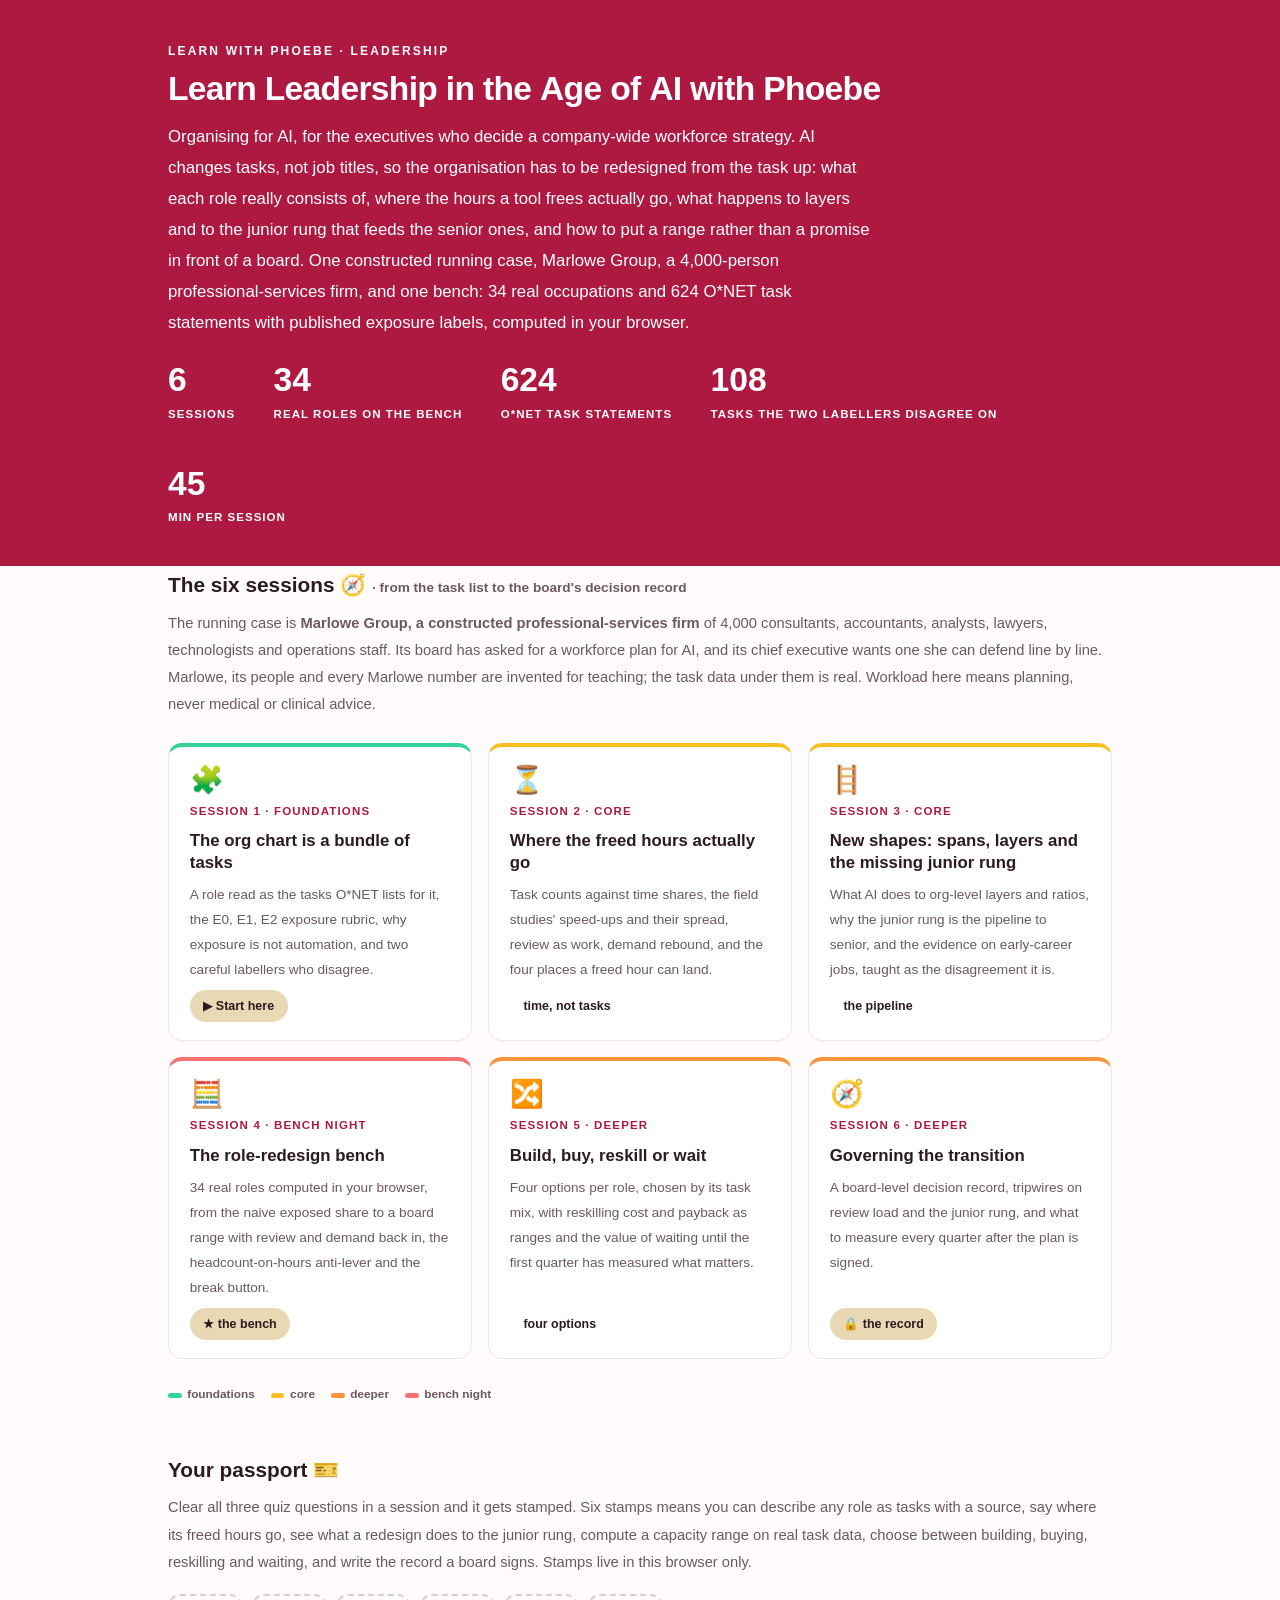
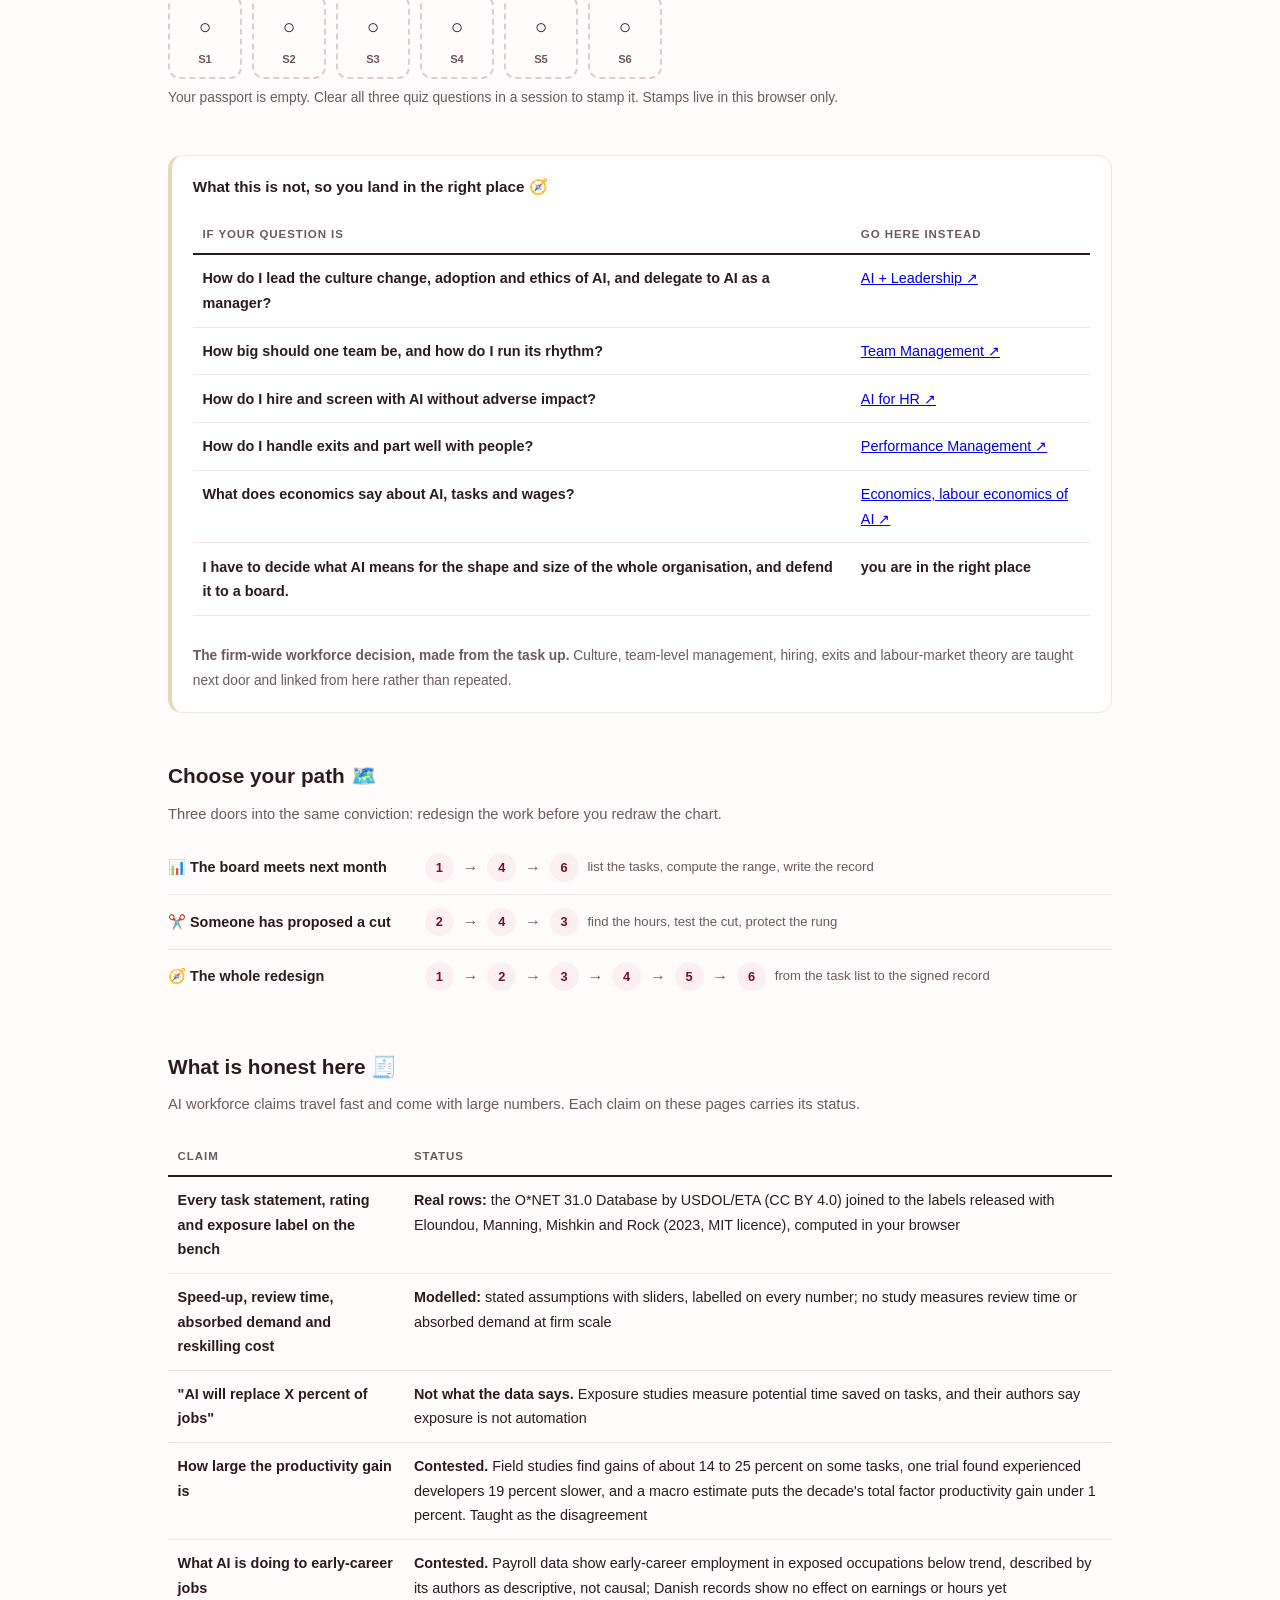
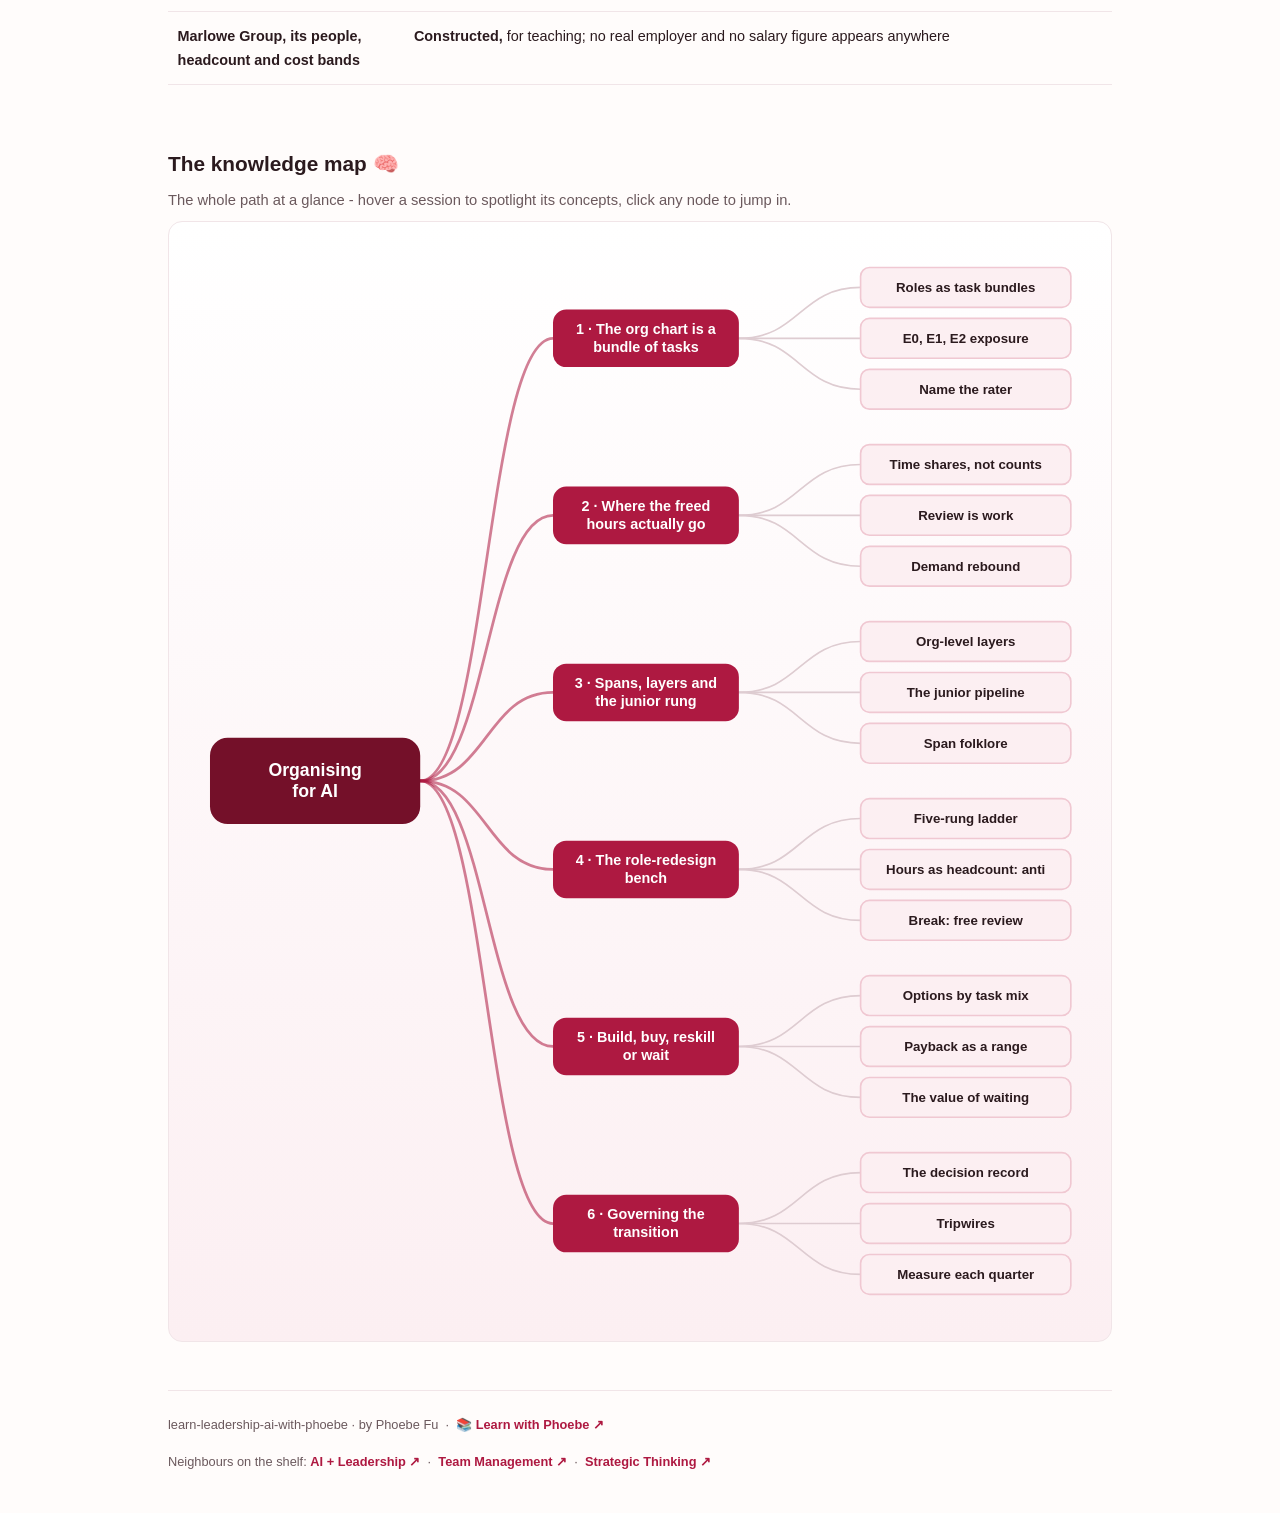
<file: index.html>
<!DOCTYPE html>
<html lang="en">
<head>
<meta charset="UTF-8">
<meta name="viewport" content="width=device-width, initial-scale=1.0">
<!-- social:start -->
<meta name="description" content="Leadership in the Age of AI: Organising for AI. Six sessions for the executives deciding a company-wide workforce strategy: roles as bundles of tasks, where freed hours really go, spans, layers and the junior rung, a role-redesign bench on 624 real O*NET task statements, build, buy, reskill or wait, and governing the transition. Free, by Phoebe Fu.">
<meta property="og:type" content="website">
<meta property="og:site_name" content="Learn with Phoebe">
<meta property="og:title" content="Learn Leadership in the Age of AI with Phoebe">
<meta property="og:description" content="AI changes tasks, not job titles. Redesign the organisation from the task up, with the review load, the junior pipeline and the board's business case in view.">
<meta property="og:url" content="https://phoebefu6.github.io/learn-leadership-ai-with-phoebe/">
<meta property="og:image" content="https://phoebefu6.github.io/learn-leadership-ai-with-phoebe/assets/og-cover.png">
<meta property="og:image:width" content="1200">
<meta property="og:image:height" content="630">
<meta name="twitter:card" content="summary_large_image">
<meta name="twitter:title" content="Learn Leadership in the Age of AI with Phoebe">
<meta name="twitter:description" content="Organising for AI: real task data, a computed role-redesign bench, and the cut that leaves the review unstaffed.">
<meta name="twitter:image" content="https://phoebefu6.github.io/learn-leadership-ai-with-phoebe/assets/og-cover.png">
<!-- social:end -->
<title>Learn Leadership in the Age of AI with Phoebe</title>
<link rel="stylesheet" href="assets/style.css?v=2">
<style>

  .stats-row { display: flex; gap: 2.4rem; margin-top: 1.5rem; flex-wrap: wrap; }
  .stat b { display: block; font-size: 2.1rem; font-weight: 800; line-height: 1.05; font-variant-numeric: tabular-nums; }
  .stat span { font-size: .72rem; opacity: 1; text-transform: uppercase; letter-spacing: .09em; font-weight: 600; }

  .course-grid { display: grid; grid-template-columns: repeat(auto-fit, minmax(17rem, 1fr)); gap: 1rem; margin-top: 1.5rem; }
  .course-card {
    border: 1px solid var(--hairline);
    border-top: 4px solid var(--diff, var(--indigo));
    border-radius: var(--radius);
    padding: 1.2rem 1.3rem 1.1rem;
    display: flex;
    flex-direction: column;
    gap: .5rem;
    text-decoration: none;
    color: var(--ink);
    background: #fff;
    transition: box-shadow .15s ease, border-color .15s ease, transform .15s ease;
    position: relative;
  }
  .course-card:hover { border-color: var(--indigo-soft); border-top-color: var(--diff, var(--indigo)); box-shadow: 0 8px 28px rgba(var(--shadow-rgb),.16); transform: translateY(-3px); }
  .course-card .cicon { font-size: 1.7rem; line-height: 1; }
  .course-card .cnum { font-size: .72rem; font-weight: 700; color: var(--indigo); text-transform: uppercase; letter-spacing: .1em; }
  .course-card h3 { font-size: 1.05rem; font-weight: 800; line-height: 1.3; }
  .course-card p { font-size: .85rem; color: var(--muted); flex: 1; }
  .course-card .meta { display: flex; gap: .4rem; flex-wrap: wrap; }

  .diff-legend { display: flex; gap: 1rem; margin-top: 1.6rem; font-size: .74rem; color: var(--muted); font-weight: 600; flex-wrap: wrap; }
  .diff-legend i { display: inline-block; width: .85rem; height: .35rem; border-radius: 999px; margin-right: .35rem; vertical-align: middle; }

  .paths { margin-top: 2.6rem; }
  .paths h2 { font-size: 1.3rem; font-weight: 800; margin-bottom: .3rem; }
  .paths .plede { color: var(--muted); font-size: .92rem; margin-bottom: .8rem; }
  .path { display: flex; gap: .55rem; align-items: center; padding: .75rem 0; border-bottom: .5px solid var(--hairline); flex-wrap: wrap; }
  .path:last-child { border-bottom: none; }
  .path b { min-width: 15.5rem; font-size: .9rem; }
  .path .pstep { background: var(--indigo-50); color: var(--indigo-deep); border-radius: 999px; padding: .16rem .68rem; font-weight: 700; font-size: .8rem; text-decoration: none; transition: all .12s ease; }
  .path .pstep:hover { background: var(--indigo); color: #fff; }
  .path .parr { color: var(--muted); font-weight: 700; }

  .mm-section { margin-top: 1.6rem; }
  .mm-section h2 { font-size: 1.3rem; font-weight: 800; margin-bottom: .2rem; }
  .mm-section .mm-lede { color: var(--muted); font-size: .92rem; margin-bottom: .4rem; }
  .mm-wrap { border: 1px solid var(--hairline); border-radius: var(--radius); background: linear-gradient(180deg,#fff,var(--indigo-50)); padding: .6rem; overflow-x: auto; }
  .mm-svg { width: 100%; height: auto; display: block; max-width: 60rem; margin: 0 auto; min-width: 34rem; }
  .mm-link { cursor: pointer; text-decoration: none; }
  .mm-node rect { transition: opacity .15s ease, filter .15s ease; }
  .mm-node text { pointer-events: none; }
  .mm-link:hover .mm-node rect { filter: brightness(1.06); }
  .mm-edge { transition: opacity .15s ease; }

  .not-this { border: 1px solid var(--hairline); border-left: 4px solid var(--clay); border-radius: var(--radius); background: #fff; padding: 1.1rem 1.3rem; margin-top: 1.2rem; }
  .not-this h3 { font-size: .95rem; font-weight: 800; margin-bottom: .5rem; }
</style>
</head>
<body>
<header class="masthead">
  <div class="wrap">
    <div class="eyebrow">Learn with Phoebe · Leadership</div>
    <h1>Learn <span class="accent">Leadership in the Age of AI</span> with Phoebe</h1>
    <p class="sub">Organising for AI, for the executives who decide a company-wide workforce strategy. AI changes tasks, not job titles, so the organisation has to be redesigned from the task up: what each role really consists of, where the hours a tool frees actually go, what happens to layers and to the junior rung that feeds the senior ones, and how to put a range rather than a promise in front of a board. One constructed running case, Marlowe Group, a 4,000-person professional-services firm, and one bench: 34 real occupations and 624 O*NET task statements with published exposure labels, computed in your browser.</p>
    <div class="stats-row">
      <div class="stat"><b data-count="6">6</b><span>sessions</span></div>
      <div class="stat"><b data-count="34">34</b><span>real roles on the bench</span></div>
      <div class="stat"><b data-count="624">624</b><span>O*NET task statements</span></div>
      <div class="stat"><b data-count="108">108</b><span>tasks the two labellers disagree on</span></div>
      <div class="stat"><b data-count="45">45</b><span>min per session</span></div>
    </div>
  </div>
</header>
<main class="wrap">
  <section class="section">
    <div class="paths" style="margin-top:0">
      <h2>The six sessions 🧭 <span style="font-size:.85rem;font-weight:600;color:var(--muted)">· from the task list to the board's decision record</span></h2>
      <p class="plede">The running case is <strong>Marlowe Group, a constructed professional-services firm</strong> of 4,000 consultants, accountants, analysts, lawyers, technologists and operations staff. Its board has asked for a workforce plan for AI, and its chief executive wants one she can defend line by line. Marlowe, its people and every Marlowe number are invented for teaching; the task data under them is real. Workload here means planning, never medical or clinical advice.</p>
    </div>
    <div class="course-grid">
      <a class="course-card" href="courses/01-bundle-of-tasks.html" style="--diff:#34D399">
        <span class="cicon">🧩</span>
        <span class="cnum">Session 1 · foundations</span>
        <h3>The org chart is a bundle of tasks</h3>
        <p>A role read as the tasks O*NET lists for it, the E0, E1, E2 exposure rubric, why exposure is not automation, and two careful labellers who disagree.</p>
        <span class="meta"><span class="pill amber">▶ Start here</span></span>
      </a>
      <a class="course-card" href="courses/02-where-freed-hours-go.html" style="--diff:#FBBF24">
        <span class="cicon">⏳</span>
        <span class="cnum">Session 2 · core</span>
        <h3>Where the freed hours actually go</h3>
        <p>Task counts against time shares, the field studies' speed-ups and their spread, review as work, demand rebound, and the four places a freed hour can land.</p>
        <span class="meta"><span class="pill">time, not tasks</span></span>
      </a>
      <a class="course-card" href="courses/03-spans-layers-junior-rung.html" style="--diff:#FBBF24">
        <span class="cicon">🪜</span>
        <span class="cnum">Session 3 · core</span>
        <h3>New shapes: spans, layers and the missing junior rung</h3>
        <p>What AI does to org-level layers and ratios, why the junior rung is the pipeline to senior, and the evidence on early-career jobs, taught as the disagreement it is.</p>
        <span class="meta"><span class="pill">the pipeline</span></span>
      </a>
      <a class="course-card" href="courses/04-role-redesign-bench.html" style="--diff:#F87171">
        <span class="cicon">🧮</span>
        <span class="cnum">Session 4 · bench night</span>
        <h3>The role-redesign bench</h3>
        <p>34 real roles computed in your browser, from the naive exposed share to a board range with review and demand back in, the headcount-on-hours anti-lever and the break button.</p>
        <span class="meta"><span class="pill amber">★ the bench</span></span>
      </a>
      <a class="course-card" href="courses/05-build-buy-reskill-wait.html" style="--diff:#FB923C">
        <span class="cicon">🔀</span>
        <span class="cnum">Session 5 · deeper</span>
        <h3>Build, buy, reskill or wait</h3>
        <p>Four options per role, chosen by its task mix, with reskilling cost and payback as ranges and the value of waiting until the first quarter has measured what matters.</p>
        <span class="meta"><span class="pill">four options</span></span>
      </a>
      <a class="course-card" href="courses/06-governing-the-transition.html" style="--diff:#FB923C">
        <span class="cicon">🧭</span>
        <span class="cnum">Session 6 · deeper</span>
        <h3>Governing the transition</h3>
        <p>A board-level decision record, tripwires on review load and the junior rung, and what to measure every quarter after the plan is signed.</p>
        <span class="meta"><span class="pill amber">🔒 the record</span></span>
      </a>
    </div>
    <div class="diff-legend">
      <span><i style="background:#34D399"></i>foundations</span>
      <span><i style="background:#FBBF24"></i>core</span>
      <span><i style="background:#FB923C"></i>deeper</span>
      <span><i style="background:#F87171"></i>bench night</span>
    </div>
  </section>
  <section class="section">
    <div class="paths" style="margin-top:0">
      <h2>Your passport 🎫</h2>
      <p class="plede">Clear all three quiz questions in a session and it gets stamped. Six stamps means you can describe any role as tasks with a source, say where its freed hours go, see what a redesign does to the junior rung, compute a capacity range on real task data, choose between building, buying, reskilling and waiting, and write the record a board signs. Stamps live in this browser only.</p>
    </div>
    <div class="pp-strip"></div>
  </section>
  <section class="section">
    <div class="not-this">
      <h3>What this is not, so you land in the right place 🧭</h3>
      <table class="clean">
        <tr><th>If your question is</th><th>Go here instead</th></tr>
        <tr><td>How do I lead the culture change, adoption and ethics of AI, and delegate to AI as a manager?</td><td><a href="https://phoebefu6.github.io/learn-ai-leadership-with-phoebe/">AI + Leadership ↗</a></td></tr>
        <tr><td>How big should one team be, and how do I run its rhythm?</td><td><a href="https://phoebefu6.github.io/learn-team-management-with-phoebe/">Team Management ↗</a></td></tr>
        <tr><td>How do I hire and screen with AI without adverse impact?</td><td><a href="https://phoebefu6.github.io/learn-ai-hr-with-phoebe/">AI for HR ↗</a></td></tr>
        <tr><td>How do I handle exits and part well with people?</td><td><a href="https://phoebefu6.github.io/learn-performance-management-with-phoebe/">Performance Management ↗</a></td></tr>
        <tr><td>What does economics say about AI, tasks and wages?</td><td><a href="https://phoebefu6.github.io/learn-economics-with-phoebe/courses/p7-labour-economics-of-ai.html">Economics, labour economics of AI ↗</a></td></tr>
        <tr><td><strong>I have to decide what AI means for the shape and size of the whole organisation, and defend it to a board.</strong></td><td><strong>you are in the right place</strong></td></tr>
      </table>
      <p style="margin-top:.7rem;font-size:.86rem;color:var(--muted)"><strong>The firm-wide workforce decision, made from the task up.</strong> Culture, team-level management, hiring, exits and labour-market theory are taught next door and linked from here rather than repeated.</p>
    </div>
  </section>
  <section class="section">
    <div class="paths">
      <h2>Choose your path 🗺️</h2>
      <p class="plede">Three doors into the same conviction: redesign the work before you redraw the chart.</p>
      <div class="path"><b>📊 The board meets next month</b>
        <a class="pstep" href="courses/01-bundle-of-tasks.html">1</a><span class="parr">→</span>
        <a class="pstep" href="courses/04-role-redesign-bench.html">4</a><span class="parr">→</span>
        <a class="pstep" href="courses/06-governing-the-transition.html">6</a>
        <span style="font-size:.82rem;color:var(--muted)">list the tasks, compute the range, write the record</span>
      </div>
      <div class="path"><b>✂️ Someone has proposed a cut</b>
        <a class="pstep" href="courses/02-where-freed-hours-go.html">2</a><span class="parr">→</span>
        <a class="pstep" href="courses/04-role-redesign-bench.html">4</a><span class="parr">→</span>
        <a class="pstep" href="courses/03-spans-layers-junior-rung.html">3</a>
        <span style="font-size:.82rem;color:var(--muted)">find the hours, test the cut, protect the rung</span>
      </div>
      <div class="path"><b>🧭 The whole redesign</b>
        <a class="pstep" href="courses/01-bundle-of-tasks.html">1</a><span class="parr">→</span>
        <a class="pstep" href="courses/02-where-freed-hours-go.html">2</a><span class="parr">→</span>
        <a class="pstep" href="courses/03-spans-layers-junior-rung.html">3</a><span class="parr">→</span>
        <a class="pstep" href="courses/04-role-redesign-bench.html">4</a><span class="parr">→</span>
        <a class="pstep" href="courses/05-build-buy-reskill-wait.html">5</a><span class="parr">→</span>
        <a class="pstep" href="courses/06-governing-the-transition.html">6</a>
        <span style="font-size:.82rem;color:var(--muted)">from the task list to the signed record</span>
      </div>
    </div>
  </section>
  <section class="section">
    <div class="paths" style="margin-top:0">
      <h2>What is honest here 🧾</h2>
      <p class="plede">AI workforce claims travel fast and come with large numbers. Each claim on these pages carries its status.</p>
    </div>
    <table class="clean">
      <tr><th>Claim</th><th>Status</th></tr>
      <tr><td>Every task statement, rating and exposure label on the bench</td><td><strong>Real rows:</strong> the O*NET 31.0 Database by USDOL/ETA (CC BY 4.0) joined to the labels released with Eloundou, Manning, Mishkin and Rock (2023, MIT licence), computed in your browser</td></tr>
      <tr><td>Speed-up, review time, absorbed demand and reskilling cost</td><td><strong>Modelled:</strong> stated assumptions with sliders, labelled on every number; no study measures review time or absorbed demand at firm scale</td></tr>
      <tr><td>"AI will replace X percent of jobs"</td><td><strong>Not what the data says.</strong> Exposure studies measure potential time saved on tasks, and their authors say exposure is not automation</td></tr>
      <tr><td>How large the productivity gain is</td><td><strong>Contested.</strong> Field studies find gains of about 14 to 25 percent on some tasks, one trial found experienced developers 19 percent slower, and a macro estimate puts the decade's total factor productivity gain under 1 percent. Taught as the disagreement</td></tr>
      <tr><td>What AI is doing to early-career jobs</td><td><strong>Contested.</strong> Payroll data show early-career employment in exposed occupations below trend, described by its authors as descriptive, not causal; Danish records show no effect on earnings or hours yet</td></tr>
      <tr><td>Marlowe Group, its people, headcount and cost bands</td><td><strong>Constructed,</strong> for teaching; no real employer and no salary figure appears anywhere</td></tr>
    </table>
  </section>
  <section class="section mm-section">
    <h2>The knowledge map 🧠</h2>
    <p class="mm-lede">The whole path at a glance - hover a session to spotlight its concepts, click any node to jump in.</p>
    <div class="mm-wrap"><div id="mindmap"></div></div>
  </section>
  <footer class="pagefoot">
    <span>learn-leadership-ai-with-phoebe · by Phoebe Fu &nbsp;·&nbsp; 📚 <a href="https://phoebefu6.github.io/learn-with-phoebe/">Learn with Phoebe ↗</a></span>
    <span>Neighbours on the shelf: <a href="https://phoebefu6.github.io/learn-ai-leadership-with-phoebe/">AI + Leadership ↗</a> &nbsp;·&nbsp; <a href="https://phoebefu6.github.io/learn-team-management-with-phoebe/">Team Management ↗</a> &nbsp;·&nbsp; <a href="https://phoebefu6.github.io/learn-strategic-thinking-with-phoebe/">Strategic Thinking ↗</a></span>
  </footer>
</main>
<script>
window.MINDMAP_DATA = {
 "title": "Organising\nfor AI",
 "centerColor": "#741029",
 "sessions": [
  {
   "label": "The org chart is a\nbundle of tasks",
   "href": "courses/01-bundle-of-tasks.html",
   "color": "#34D399",
   "concepts": [
    {
     "label": "Roles as task bundles",
     "href": "courses/01-bundle-of-tasks.html"
    },
    {
     "label": "E0, E1, E2 exposure",
     "href": "courses/01-bundle-of-tasks.html"
    },
    {
     "label": "Name the rater",
     "href": "courses/01-bundle-of-tasks.html"
    }
   ]
  },
  {
   "label": "Where the freed\nhours actually go",
   "href": "courses/02-where-freed-hours-go.html",
   "color": "#FBBF24",
   "concepts": [
    {
     "label": "Time shares, not counts",
     "href": "courses/02-where-freed-hours-go.html"
    },
    {
     "label": "Review is work",
     "href": "courses/02-where-freed-hours-go.html"
    },
    {
     "label": "Demand rebound",
     "href": "courses/02-where-freed-hours-go.html"
    }
   ]
  },
  {
   "label": "Spans, layers and\nthe junior rung",
   "href": "courses/03-spans-layers-junior-rung.html",
   "color": "#FBBF24",
   "concepts": [
    {
     "label": "Org-level layers",
     "href": "courses/03-spans-layers-junior-rung.html"
    },
    {
     "label": "The junior pipeline",
     "href": "courses/03-spans-layers-junior-rung.html"
    },
    {
     "label": "Span folklore",
     "href": "courses/03-spans-layers-junior-rung.html"
    }
   ]
  },
  {
   "label": "The role-redesign\nbench",
   "href": "courses/04-role-redesign-bench.html",
   "color": "#F87171",
   "concepts": [
    {
     "label": "Five-rung ladder",
     "href": "courses/04-role-redesign-bench.html"
    },
    {
     "label": "Hours as headcount: anti",
     "href": "courses/04-role-redesign-bench.html"
    },
    {
     "label": "Break: free review",
     "href": "courses/04-role-redesign-bench.html"
    }
   ]
  },
  {
   "label": "Build, buy, reskill\nor wait",
   "href": "courses/05-build-buy-reskill-wait.html",
   "color": "#FB923C",
   "concepts": [
    {
     "label": "Options by task mix",
     "href": "courses/05-build-buy-reskill-wait.html"
    },
    {
     "label": "Payback as a range",
     "href": "courses/05-build-buy-reskill-wait.html"
    },
    {
     "label": "The value of waiting",
     "href": "courses/05-build-buy-reskill-wait.html"
    }
   ]
  },
  {
   "label": "Governing the\ntransition",
   "href": "courses/06-governing-the-transition.html",
   "color": "#FB923C",
   "concepts": [
    {
     "label": "The decision record",
     "href": "courses/06-governing-the-transition.html"
    },
    {
     "label": "Tripwires",
     "href": "courses/06-governing-the-transition.html"
    },
    {
     "label": "Measure each quarter",
     "href": "courses/06-governing-the-transition.html"
    }
   ]
  }
 ]
};
</script>
<script src="assets/mindmap.js?v=1"></script>
<script src="assets/app.js?v=2"></script>
</body>
</html>
</file>
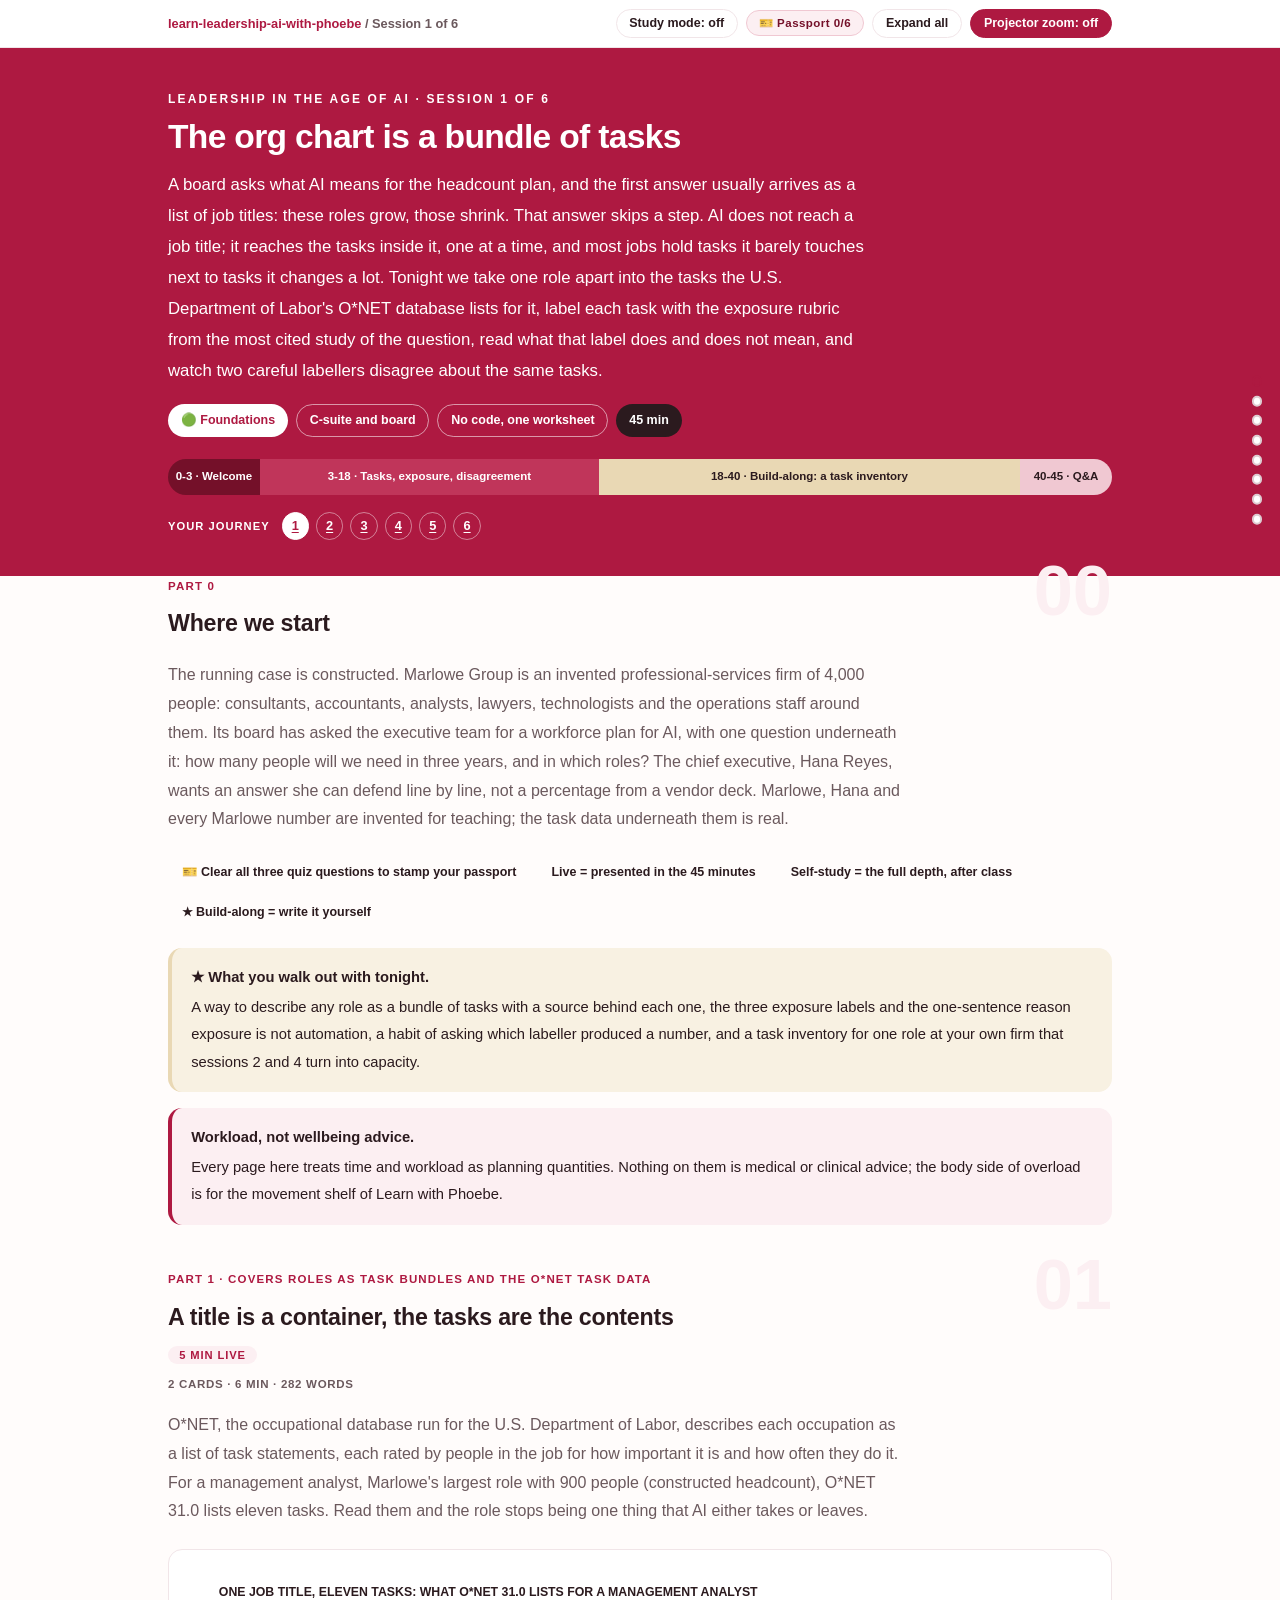
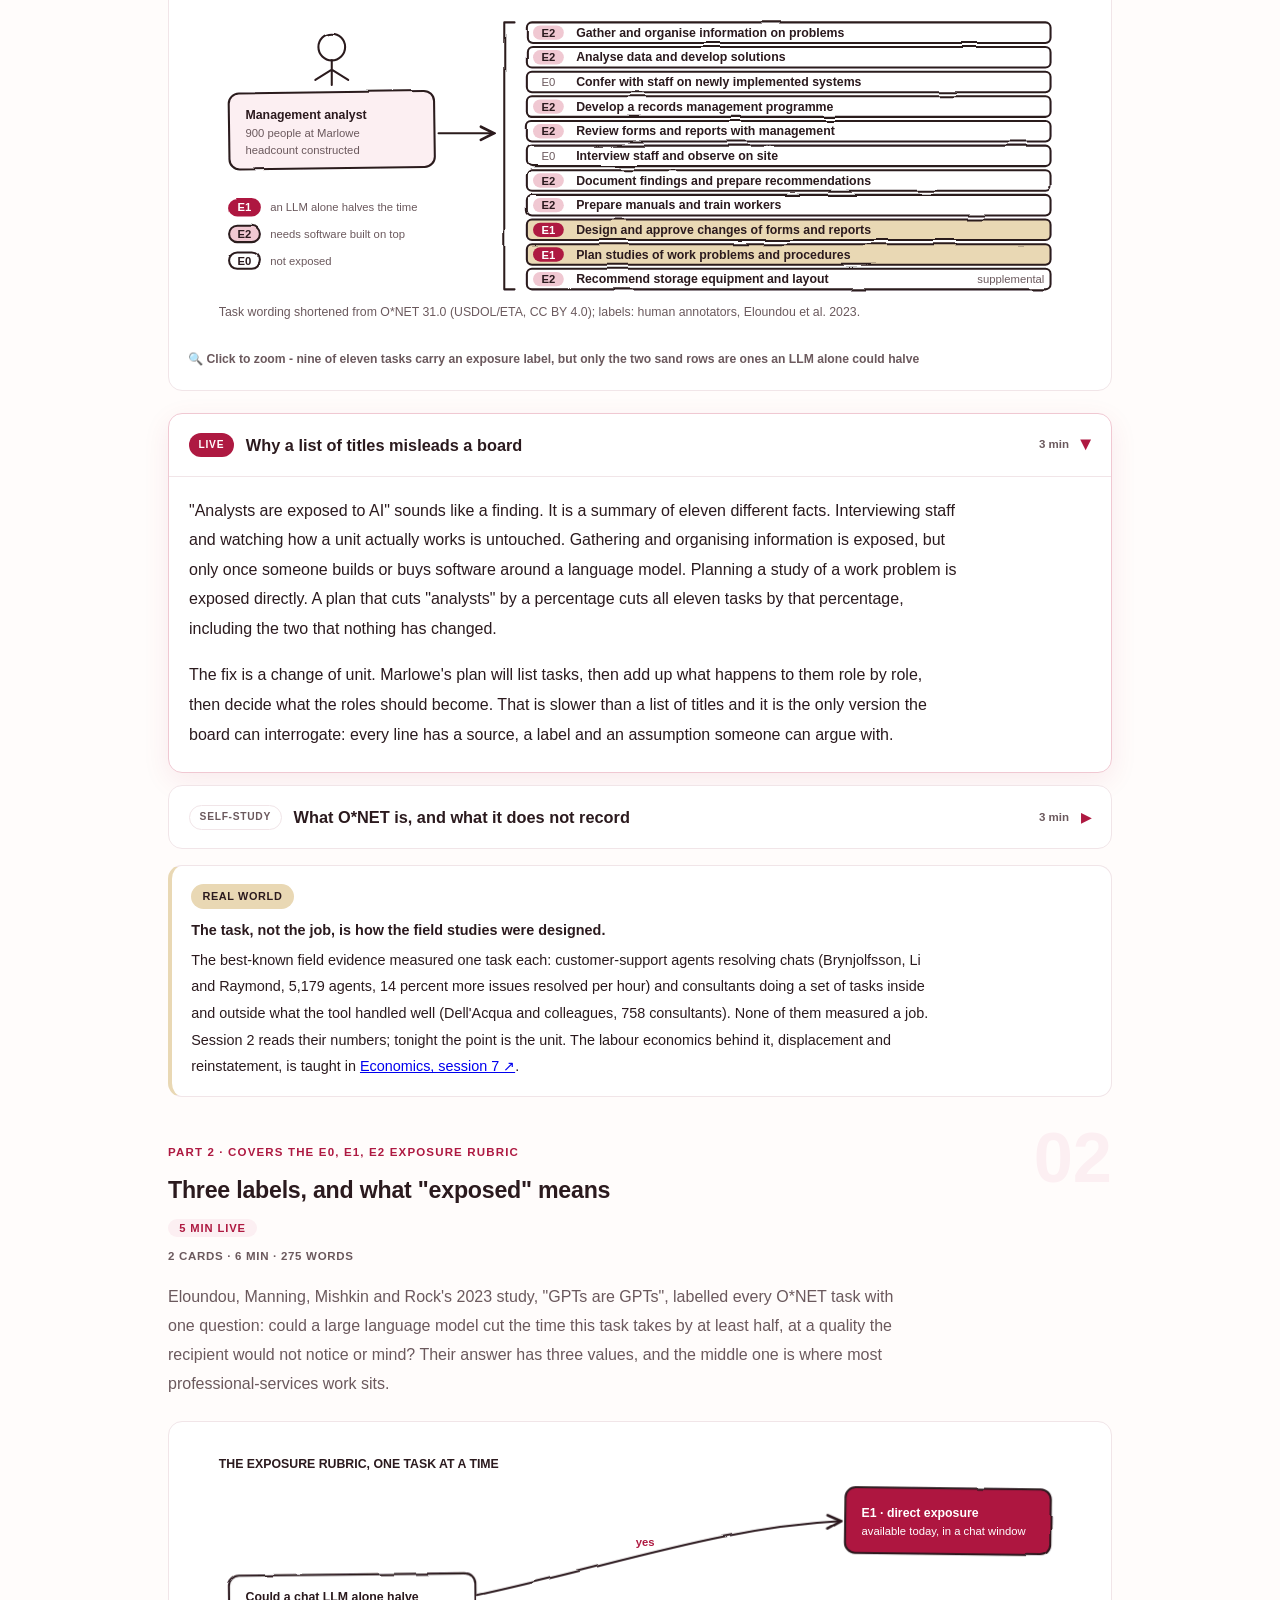
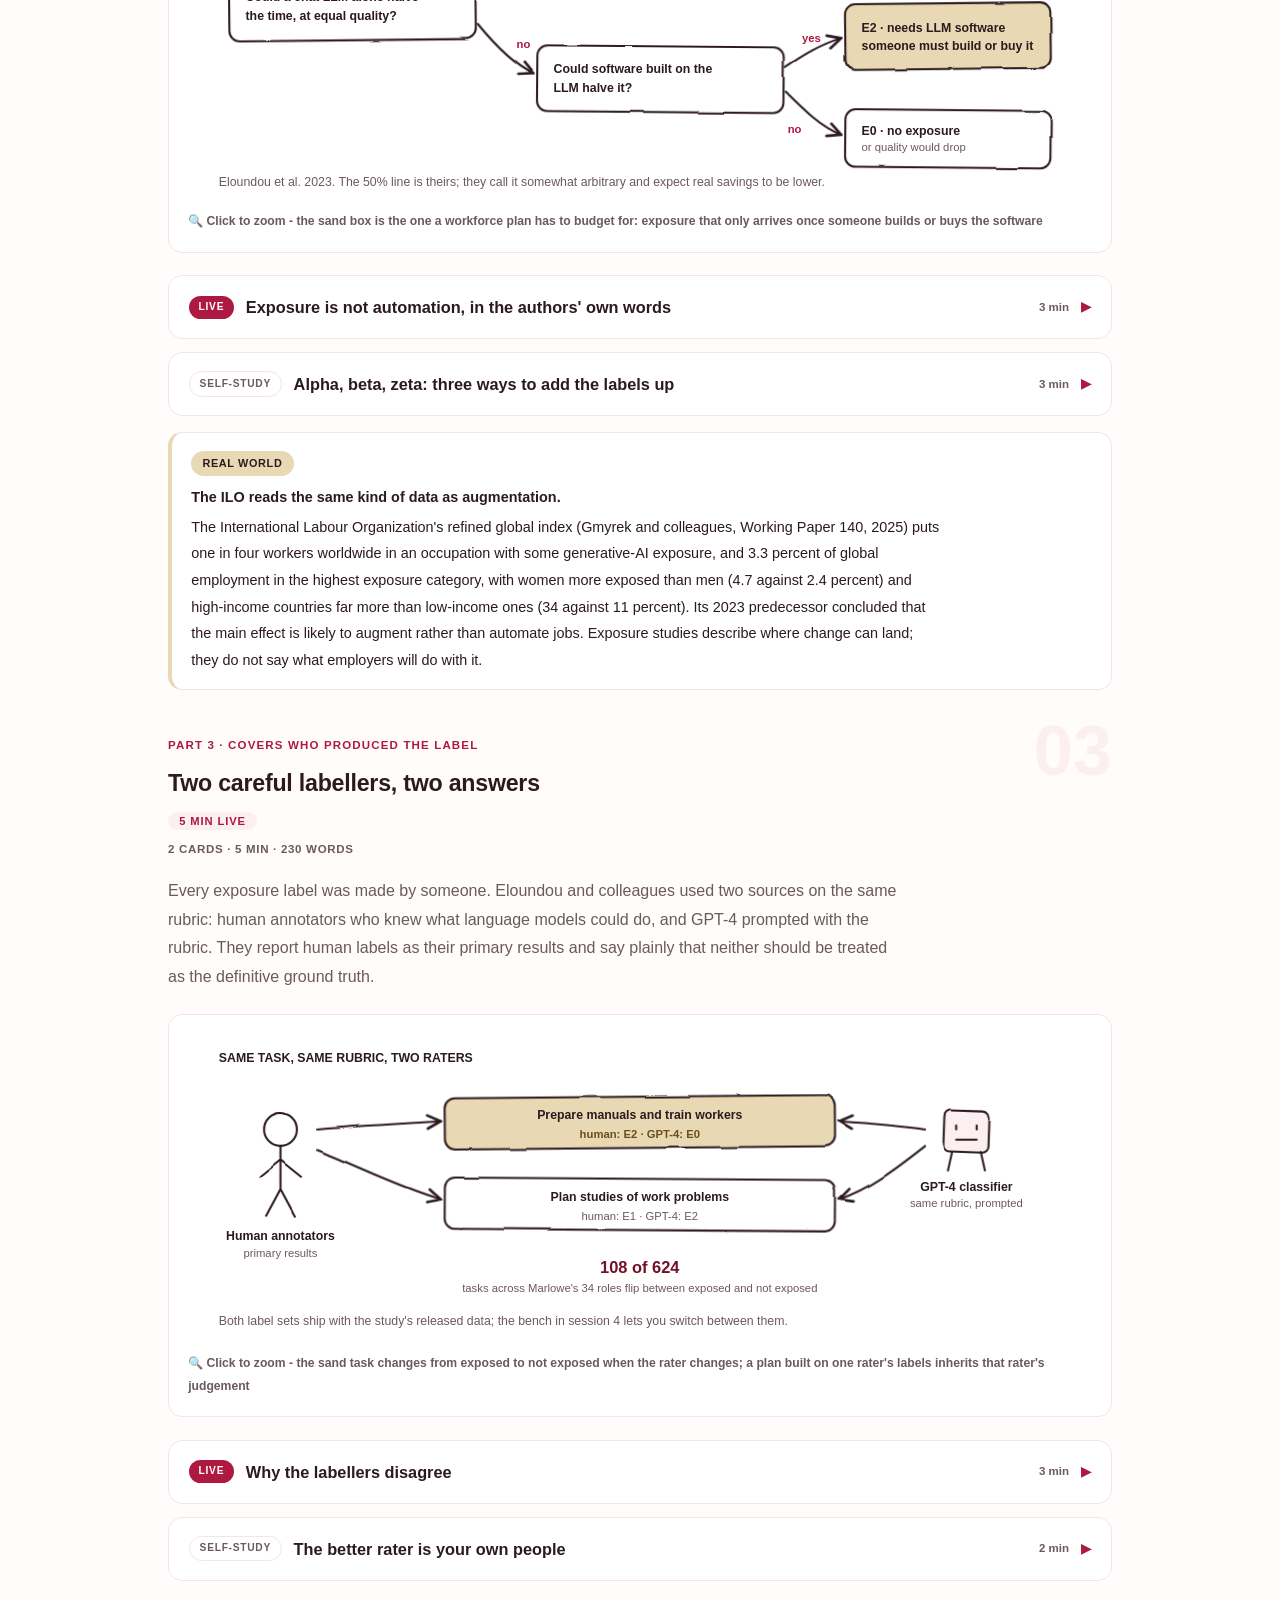
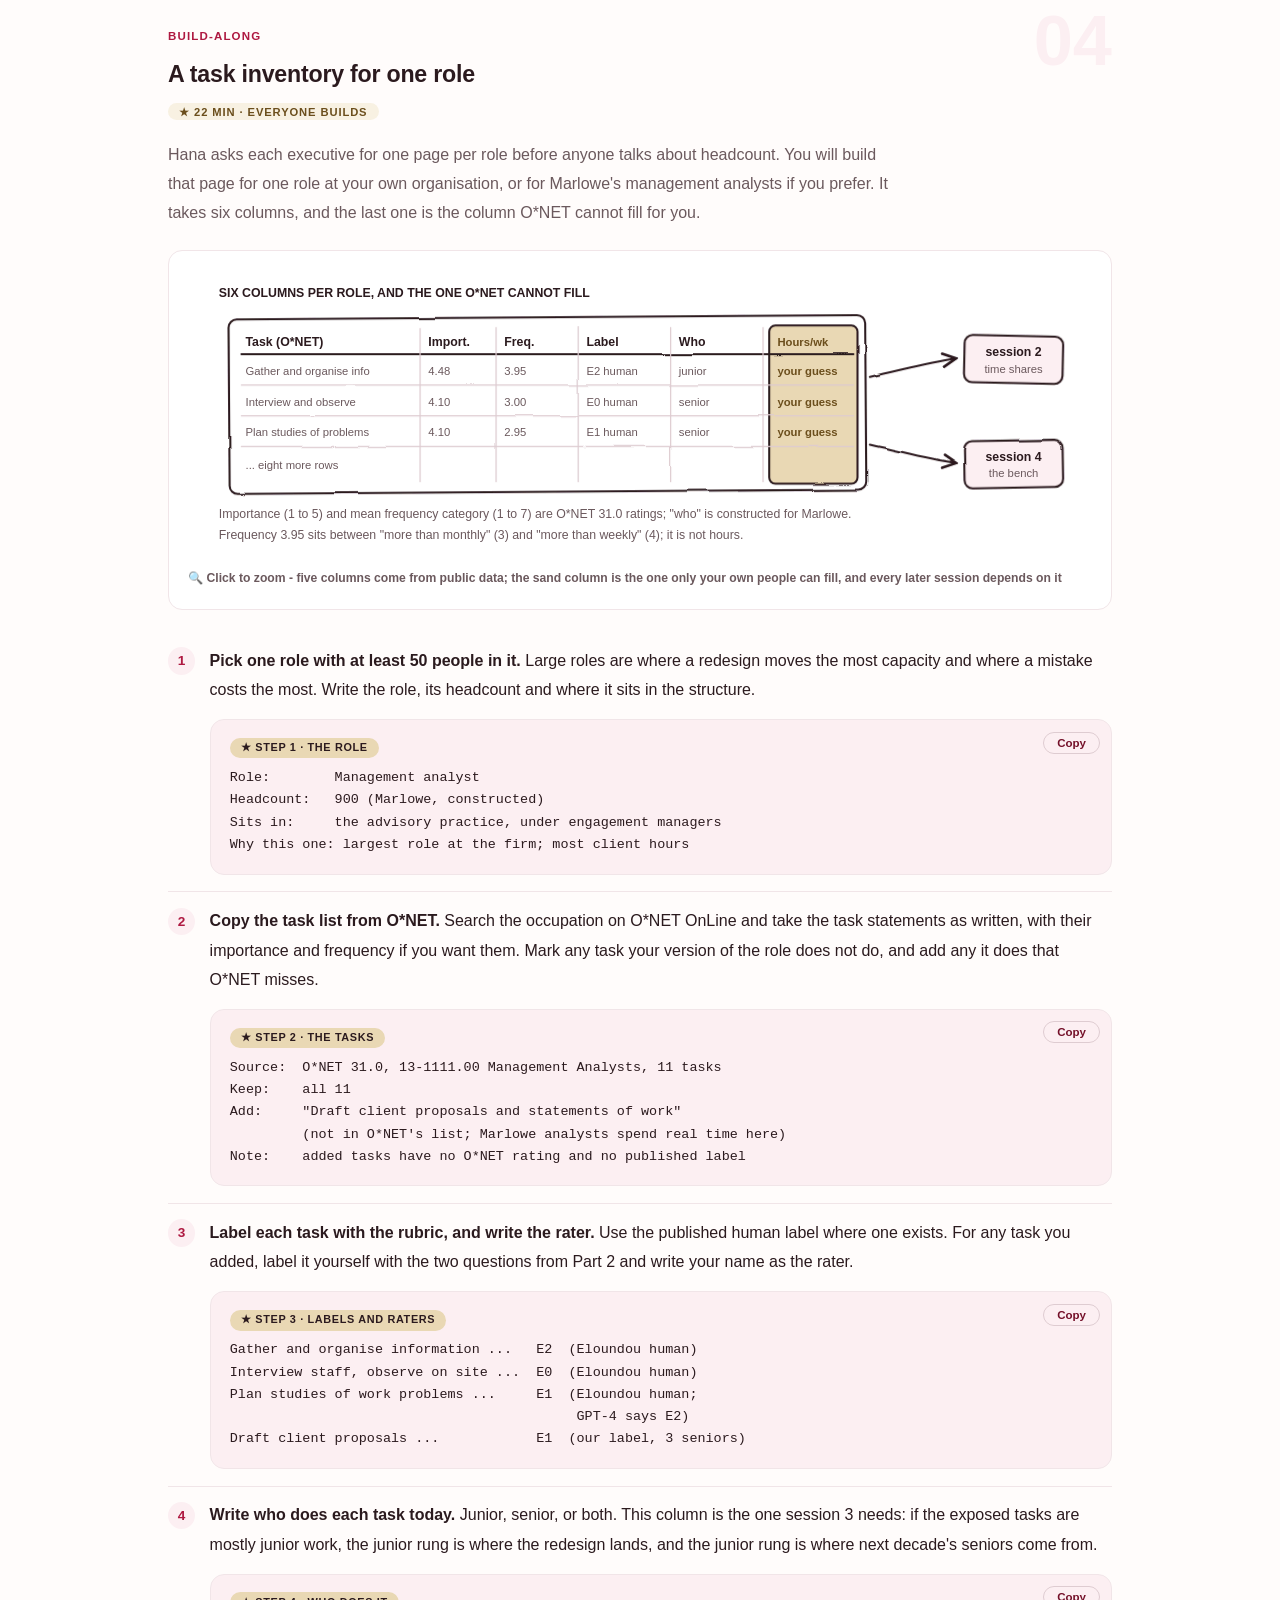
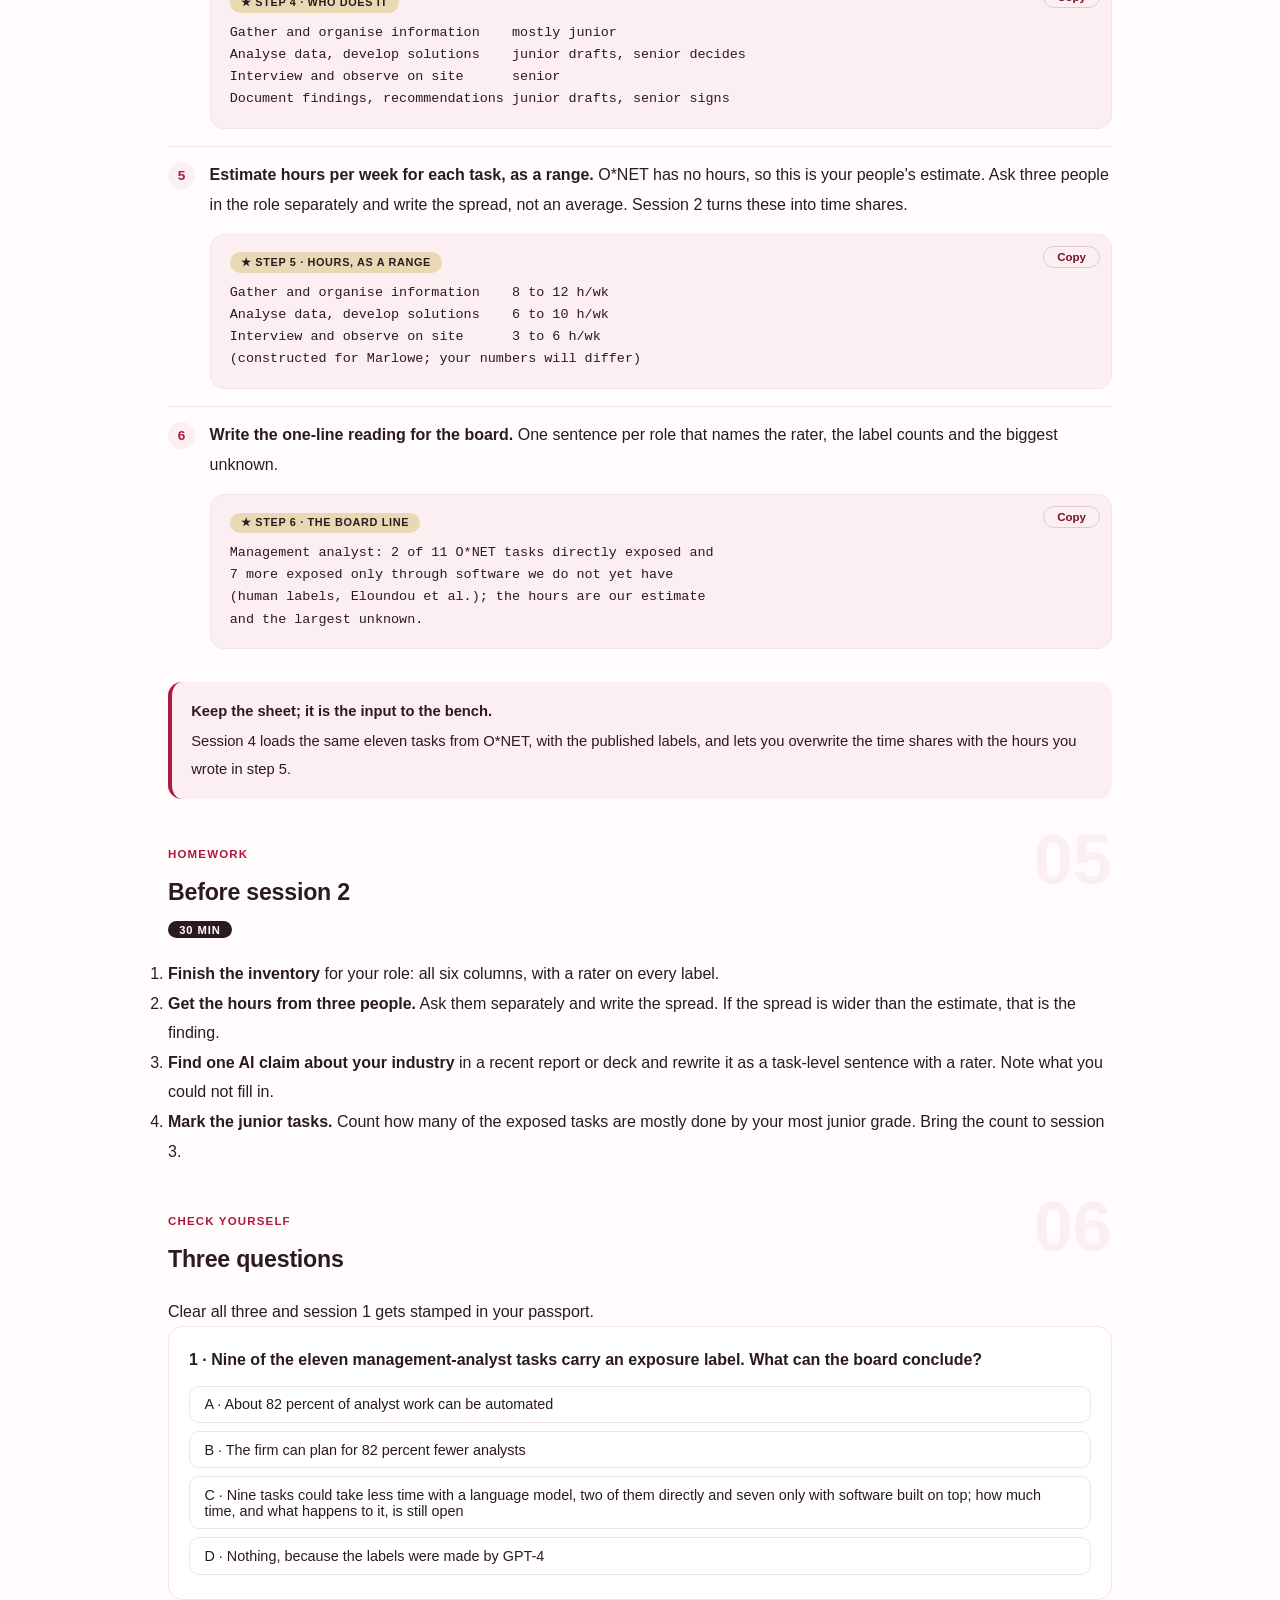
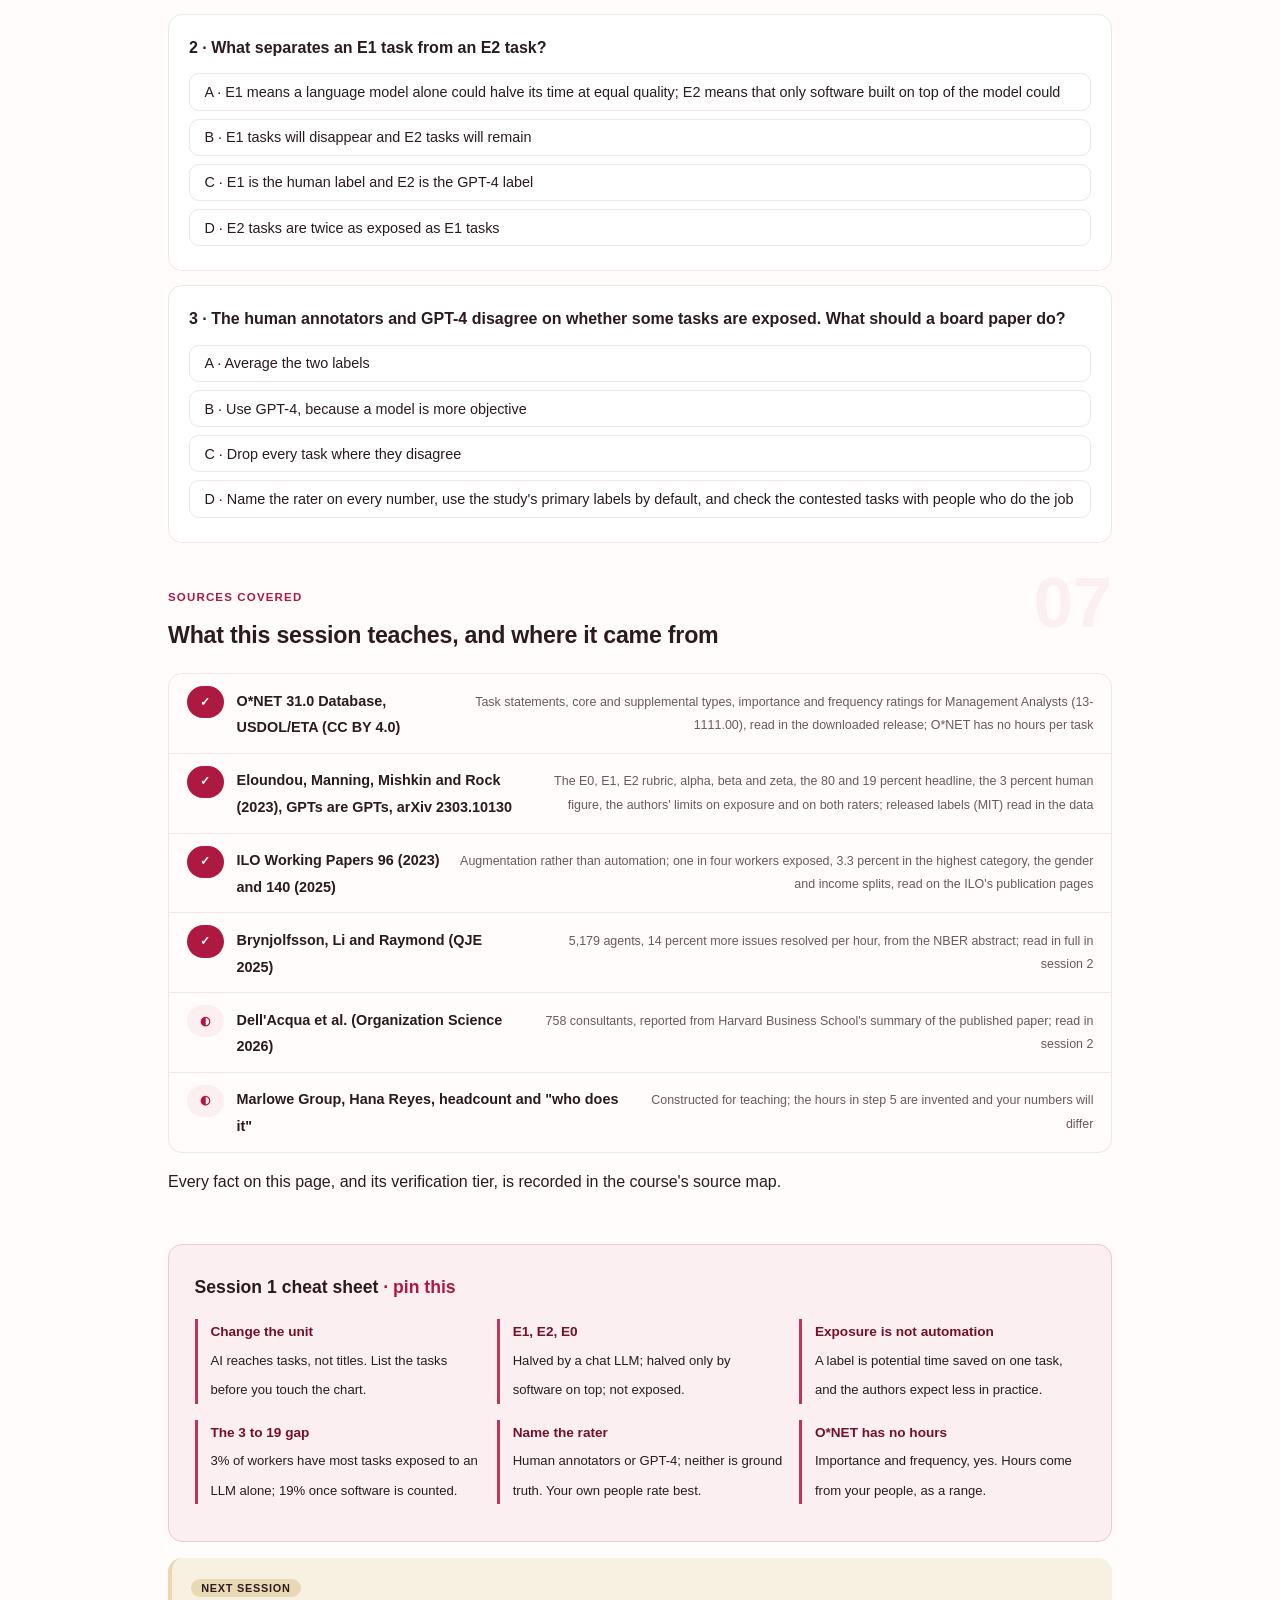
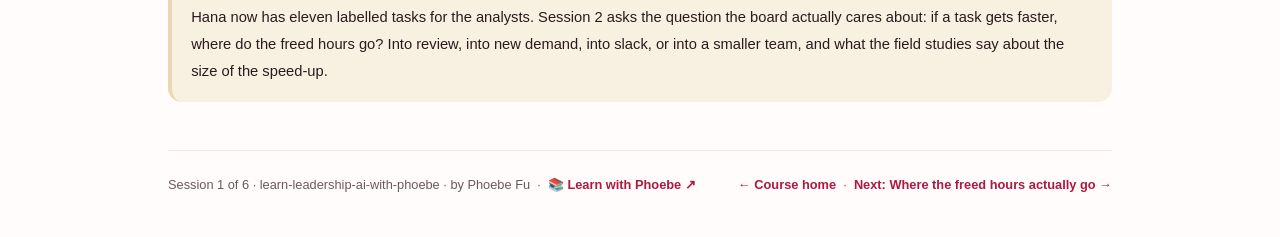
<file: courses/01-bundle-of-tasks.html>
<!DOCTYPE html>
<html lang="en">
<head>
<meta charset="UTF-8">
<meta name="viewport" content="width=device-width, initial-scale=1.0">
<!-- social:start -->
<meta name="description" content="Session 1 of 6. AI changes tasks, not job titles. Read a role as the bundle of tasks O*NET lists for it, label each task with the E0, E1, E2 exposure rubric, see why exposure is not automation, and watch two sets of labellers disagree. Build-along: a task inventory for one role at Marlowe Group, a constructed firm.">
<meta property="og:type" content="article">
<meta property="og:site_name" content="Learn with Phoebe">
<meta property="og:title" content="The org chart is a bundle of tasks - learn leadership ai with phoebe">
<meta property="og:description" content="Session 1 of 6. A job title is a bundle of tasks, and AI reaches tasks one at a time. Read the bundle before you redraw the chart.">
<meta property="og:url" content="https://phoebefu6.github.io/learn-leadership-ai-with-phoebe/courses/01-bundle-of-tasks.html">
<meta property="og:image" content="https://phoebefu6.github.io/learn-leadership-ai-with-phoebe/assets/og-cover.png">
<meta property="og:image:width" content="1200">
<meta property="og:image:height" content="630">
<meta name="twitter:card" content="summary_large_image">
<meta name="twitter:title" content="The org chart is a bundle of tasks - learn leadership ai with phoebe">
<meta name="twitter:description" content="Session 1 of 6. Roles as tasks, the exposure rubric, and why exposure is not automation.">
<meta name="twitter:image" content="https://phoebefu6.github.io/learn-leadership-ai-with-phoebe/assets/og-cover.png">
<!-- social:end -->
<title>Session 1 · The org chart is a bundle of tasks - learn leadership ai with phoebe</title>
<link rel="stylesheet" href="../assets/style.css?v=2">
</head>
<body>

<div class="toolbar">
  <div class="wrap">
    <span class="crumb"><a href="../index.html">learn-leadership-ai-with-phoebe</a> / Session 1 of 6</span>
    <button class="btn" id="toggle-all" type="button">Expand all</button>
    <button class="btn primary" id="zoom-toggle" type="button">Projector zoom: off</button>
  </div>
</div>

<header class="masthead">
  <div class="wrap">
    <div class="eyebrow">Leadership in the Age of AI · Session 1 of 6</div>
    <h1>The org chart is a <span class="accent">bundle of tasks</span></h1>
    <p class="sub">A board asks what AI means for the headcount plan, and the first answer usually arrives as a list of job titles: these roles grow, those shrink. That answer skips a step. AI does not reach a job title; it reaches the tasks inside it, one at a time, and most jobs hold tasks it barely touches next to tasks it changes a lot. Tonight we take one role apart into the tasks the U.S. Department of Labor's O*NET database lists for it, label each task with the exposure rubric from the most cited study of the question, read what that label does and does not mean, and watch two careful labellers disagree about the same tasks.</p>
    <div class="chip-row">
      <span class="chip level">🟢 Foundations</span>
      <span class="chip audience">C-suite and board</span>
      <span class="chip audience">No code, one worksheet</span>
      <span class="chip time">45 min</span>
    </div>
    <div class="agenda">
      <span class="a1" style="flex:1">0-3 · Welcome</span>
      <span class="a2" style="flex:4">3-18 · Tasks, exposure, disagreement</span>
      <span class="a3" style="flex:5">18-40 · Build-along: a task inventory</span>
      <span class="a4" style="flex:1">40-45 · Q&amp;A</span>
    </div>
  </div>
</header>

<main class="wrap">

  <section class="section" id="intro">
    <div class="section-kicker">
      <span class="klabel">Part 0</span>
      <h2>Where we start</h2>
    </div>
    <p class="lede">The running case is constructed. Marlowe Group is an invented professional-services firm of 4,000 people: consultants, accountants, analysts, lawyers, technologists and the operations staff around them. Its board has asked the executive team for a workforce plan for AI, with one question underneath it: how many people will we need in three years, and in which roles? The chief executive, Hana Reyes, wants an answer she can defend line by line, not a percentage from a vendor deck. Marlowe, Hana and every Marlowe number are invented for teaching; the task data underneath them is real.</p>

    <div class="legend">
      <span class="pill">🎫 Clear all three quiz questions to stamp your passport</span>
      <span class="pill">Live = presented in the 45 minutes</span>
      <span class="pill">Self-study = the full depth, after class</span>
      <span class="pill">★ Build-along = write it yourself</span>
    </div>

    <div class="callout win">
      <p><strong>★ What you walk out with tonight.</strong> A way to describe any role as a bundle of tasks with a source behind each one, the three exposure labels and the one-sentence reason exposure is not automation, a habit of asking which labeller produced a number, and a task inventory for one role at your own firm that sessions 2 and 4 turn into capacity.</p>
    </div>

    <div class="callout tip">
      <p><strong>Workload, not wellbeing advice.</strong> Every page here treats time and workload as planning quantities. Nothing on them is medical or clinical advice; the body side of overload is for the movement shelf of Learn with Phoebe.</p>
    </div>
  </section>

  <section class="section" id="part-1">
    <div class="section-kicker">
      <span class="klabel">Part 1 · covers roles as task bundles and the O*NET task data</span>
      <h2>A title is a container, the tasks are the contents</h2>
      <span class="tag concept">5 min live</span>
    </div>
    <p class="lede">O*NET, the occupational database run for the U.S. Department of Labor, describes each occupation as a list of task statements, each rated by people in the job for how important it is and how often they do it. For a management analyst, Marlowe's largest role with 900 people (constructed headcount), O*NET 31.0 lists eleven tasks. Read them and the role stops being one thing that AI either takes or leaves.</p>

    <figure class="zoomable">
      <svg viewBox="0 0 880 360" xmlns="http://www.w3.org/2000/svg" role="img" aria-label="One job title, management analyst, opened into the eleven task statements O*NET 31.0 lists for it, each with its exposure label from human annotators. Two tasks are E1, directly exposed: design and approve changes of forms and reports, and plan studies of work problems. Seven are E2, exposed only through software built on a language model. Two are E0, not exposed: conferring with staff on newly implemented systems, and interviewing staff and observing on site.">
        <defs>
          <filter id="b1aSk" x="-3%" y="-3%" width="106%" height="106%"><feTurbulence type="fractalNoise" baseFrequency="0.02" numOctaves="2" seed="11" result="n"/><feDisplacementMap in="SourceGraphic" in2="n" scale="2.4" xChannelSelector="R" yChannelSelector="G"/></filter>
          <pattern id="b1aHc" patternUnits="userSpaceOnUse" width="7" height="7" patternTransform="rotate(-38)"><line x1="0" y1="0" x2="0" y2="7" stroke="#AE1941" stroke-width="1" opacity=".5"/></pattern>
          <marker id="b1aAr" viewBox="0 0 10 10" refX="9" refY="5" markerWidth="8" markerHeight="8" orient="auto"><path d="M1 1 L9 5 L1 9" fill="none" stroke="#2B1A1E" stroke-width="1.6" stroke-linecap="round"/></marker>
        </defs>
        <style>
          .b1aH { font: 800 12px Inter, sans-serif; fill: #2B1A1E; }
          .b1aL { font: 600 12px Inter, sans-serif; fill: #2B1A1E; }
          .b1aS { font: 400 11px Inter, sans-serif; fill: #6B595D; }
          .b1aB { font: 800 11px Inter, sans-serif; fill: #6B4E1C; }
          .b1aW { font: 800 11px Inter, sans-serif; fill: #FFFFFF; }
          .b1aK { font: 800 11px Inter, sans-serif; fill: #2B1A1E; }
          .b1aN { font: 400 12px Inter, sans-serif; fill: #6B595D; }
        </style>

        <text class="b1aH" x="30" y="26">ONE JOB TITLE, ELEVEN TASKS: WHAT O*NET 31.0 LISTS FOR A MANAGEMENT ANALYST</text>

        <g filter="url(#b1aSk)" fill="none" stroke="#2B1A1E" stroke-width="2" stroke-linecap="round" stroke-linejoin="round">
          <circle cx="140" cy="76" r="13" fill="#FFFFFF"/>
          <path d="M140 89 L140 112 M140 98 L124 108 M140 98 L156 108"/>
          <rect x="40" y="120" width="200" height="74" rx="10" transform="rotate(-0.8 140 157)" fill="#FCEFF2"/>
          <path d="M244 160 L298 160" marker-end="url(#b1aAr)"/>
          <path d="M318 52 L308 52 L308 312 L318 312"/>
          <rect x="330" y="52" width="510" height="20" rx="5" fill="#FFFFFF"/>
          <rect x="330" y="76" width="510" height="20" rx="5" fill="#FFFFFF"/>
          <rect x="330" y="100" width="510" height="20" rx="5" fill="#FFFFFF"/>
          <rect x="330" y="124" width="510" height="20" rx="5" fill="#FFFFFF"/>
          <rect x="330" y="148" width="510" height="20" rx="5" fill="#FFFFFF"/>
          <rect x="330" y="172" width="510" height="20" rx="5" fill="#FFFFFF"/>
          <rect x="330" y="196" width="510" height="20" rx="5" fill="#FFFFFF"/>
          <rect x="330" y="220" width="510" height="20" rx="5" fill="#FFFFFF"/>
          <rect x="330" y="244" width="510" height="20" rx="5" fill="#E9D8B4"/>
          <rect x="330" y="268" width="510" height="20" rx="5" fill="#E9D8B4"/>
          <rect x="330" y="292" width="510" height="20" rx="5" fill="#FFFFFF"/>
          <rect x="40" y="224" width="30" height="16" rx="8" fill="#AE1941" stroke="#AE1941"/>
          <rect x="40" y="250" width="30" height="16" rx="8" fill="#F0C8D2"/>
          <rect x="40" y="276" width="30" height="16" rx="8" fill="#FFFFFF"/>
        </g>

        <g fill="#F0C8D2" stroke="none">
          <rect x="336" y="55" width="30" height="14" rx="7"/>
          <rect x="336" y="79" width="30" height="14" rx="7"/>
          <rect x="336" y="127" width="30" height="14" rx="7"/>
          <rect x="336" y="151" width="30" height="14" rx="7"/>
          <rect x="336" y="199" width="30" height="14" rx="7"/>
          <rect x="336" y="223" width="30" height="14" rx="7"/>
          <rect x="336" y="295" width="30" height="14" rx="7"/>
        </g>
        <g fill="#AE1941" stroke="none">
          <rect x="336" y="247" width="30" height="14" rx="7"/>
          <rect x="336" y="271" width="30" height="14" rx="7"/>
        </g>

        <text class="b1aL" x="56" y="146">Management analyst</text>
        <text class="b1aS" x="56" y="164">900 people at Marlowe</text>
        <text class="b1aS" x="56" y="180">headcount constructed</text>
        <text class="b1aW" x="55" y="236" text-anchor="middle">E1</text>
        <text class="b1aK" x="55" y="262" text-anchor="middle">E2</text>
        <text class="b1aK" x="55" y="288" text-anchor="middle">E0</text>
        <text class="b1aS" x="80" y="236">an LLM alone halves the time</text>
        <text class="b1aS" x="80" y="262">needs software built on top</text>
        <text class="b1aS" x="80" y="288">not exposed</text>

        <text class="b1aK" x="351" y="66" text-anchor="middle">E2</text>
        <text class="b1aL" x="378" y="66">Gather and organise information on problems</text>
        <text class="b1aK" x="351" y="90" text-anchor="middle">E2</text>
        <text class="b1aL" x="378" y="90">Analyse data and develop solutions</text>
        <text class="b1aS" x="351" y="114" text-anchor="middle">E0</text>
        <text class="b1aL" x="378" y="114">Confer with staff on newly implemented systems</text>
        <text class="b1aK" x="351" y="138" text-anchor="middle">E2</text>
        <text class="b1aL" x="378" y="138">Develop a records management programme</text>
        <text class="b1aK" x="351" y="162" text-anchor="middle">E2</text>
        <text class="b1aL" x="378" y="162">Review forms and reports with management</text>
        <text class="b1aS" x="351" y="186" text-anchor="middle">E0</text>
        <text class="b1aL" x="378" y="186">Interview staff and observe on site</text>
        <text class="b1aK" x="351" y="210" text-anchor="middle">E2</text>
        <text class="b1aL" x="378" y="210">Document findings and prepare recommendations</text>
        <text class="b1aK" x="351" y="234" text-anchor="middle">E2</text>
        <text class="b1aL" x="378" y="234">Prepare manuals and train workers</text>
        <text class="b1aW" x="351" y="258" text-anchor="middle">E1</text>
        <text class="b1aL" x="378" y="258">Design and approve changes of forms and reports</text>
        <text class="b1aW" x="351" y="282" text-anchor="middle">E1</text>
        <text class="b1aL" x="378" y="282">Plan studies of work problems and procedures</text>
        <text class="b1aK" x="351" y="306" text-anchor="middle">E2</text>
        <text class="b1aL" x="378" y="306">Recommend storage equipment and layout</text>
        <text class="b1aS" x="834" y="306" text-anchor="end">supplemental</text>

        <text class="b1aN" x="30" y="338">Task wording shortened from O*NET 31.0 (USDOL/ETA, CC BY 4.0); labels: human annotators, Eloundou et al. 2023.</text>
      </svg>
      <figcaption>🔍 Click to zoom - nine of eleven tasks carry an exposure label, but only the two sand rows are ones an LLM alone could halve</figcaption>
    </figure>

    <details class="card" open>
      <summary><span class="mode live">Live</span>Why a list of titles misleads a board<span class="mini">3 min</span><span class="caret">▶</span></summary>
      <div class="body">
        <p>"Analysts are exposed to AI" sounds like a finding. It is a summary of eleven different facts. Interviewing staff and watching how a unit actually works is untouched. Gathering and organising information is exposed, but only once someone builds or buys software around a language model. Planning a study of a work problem is exposed directly. A plan that cuts "analysts" by a percentage cuts all eleven tasks by that percentage, including the two that nothing has changed.</p>
        <p>The fix is a change of unit. Marlowe's plan will list tasks, then add up what happens to them role by role, then decide what the roles should become. That is slower than a list of titles and it is the only version the board can interrogate: every line has a source, a label and an assumption someone can argue with.</p>
      </div>
    </details>

    <details class="card">
      <summary><span class="mode self">Self-study</span>What O*NET is, and what it does not record<span class="mini">3 min</span><span class="caret">▶</span></summary>
      <div class="body">
        <p>O*NET 31.0 is the current release of the database, published by the U.S. Department of Labor's Employment and Training Administration under a Creative Commons Attribution 4.0 licence. For each occupation it holds task statements, each typed core or supplemental and rated for <strong>importance</strong> on a 1 to 5 scale and for <strong>frequency</strong> as a spread across seven categories, from "yearly or less" to "hourly or more".</p>
        <p>What it does not hold is hours. Nothing in O*NET says how much of an analyst's week goes on gathering information versus interviewing staff. That gap matters in session 2, where a task count turns into a time share, and it is why the bench in session 4 lets you overwrite every time share with your own. O*NET describes U.S. occupations; a firm elsewhere uses it as a starting list and checks it against its own people.</p>
      </div>
    </details>

    <div class="callout example">
      <span class="ex-pill">Real world</span>
      <p><strong>The task, not the job, is how the field studies were designed.</strong> The best-known field evidence measured one task each: customer-support agents resolving chats (Brynjolfsson, Li and Raymond, 5,179 agents, 14 percent more issues resolved per hour) and consultants doing a set of tasks inside and outside what the tool handled well (Dell'Acqua and colleagues, 758 consultants). None of them measured a job. Session 2 reads their numbers; tonight the point is the unit. The labour economics behind it, displacement and reinstatement, is taught in <a href="https://phoebefu6.github.io/learn-economics-with-phoebe/courses/p7-labour-economics-of-ai.html">Economics, session 7 ↗</a>.</p>
    </div>
  </section>

  <section class="section" id="part-2">
    <div class="section-kicker">
      <span class="klabel">Part 2 · covers the E0, E1, E2 exposure rubric</span>
      <h2>Three labels, and what "exposed" means</h2>
      <span class="tag concept">5 min live</span>
    </div>
    <p class="lede">Eloundou, Manning, Mishkin and Rock's 2023 study, "GPTs are GPTs", labelled every O*NET task with one question: could a large language model cut the time this task takes by at least half, at a quality the recipient would not notice or mind? Their answer has three values, and the middle one is where most professional-services work sits.</p>

    <figure class="zoomable">
      <svg viewBox="0 0 880 350" xmlns="http://www.w3.org/2000/svg" role="img" aria-label="The exposure rubric as a decision tree. First question: could an LLM alone, through a chat window, halve the task's time at equal quality? Yes gives E1, direct exposure. No leads to a second question: could software built on the LLM halve it? Yes gives E2, exposure through LLM-powered software that someone must build or buy. No gives E0, no exposure, which also covers tasks where quality would drop.">
        <defs>
          <filter id="b1bSk" x="-3%" y="-3%" width="106%" height="106%"><feTurbulence type="fractalNoise" baseFrequency="0.02" numOctaves="2" seed="23" result="n"/><feDisplacementMap in="SourceGraphic" in2="n" scale="2.4" xChannelSelector="R" yChannelSelector="G"/></filter>
          <marker id="b1bAr" viewBox="0 0 10 10" refX="9" refY="5" markerWidth="8" markerHeight="8" orient="auto"><path d="M1 1 L9 5 L1 9" fill="none" stroke="#2B1A1E" stroke-width="1.6" stroke-linecap="round"/></marker>
        </defs>
        <style>
          .b1bH { font: 800 12px Inter, sans-serif; fill: #2B1A1E; }
          .b1bL { font: 600 12px Inter, sans-serif; fill: #2B1A1E; }
          .b1bS { font: 400 11px Inter, sans-serif; fill: #6B595D; }
          .b1bW { font: 800 12px Inter, sans-serif; fill: #FFFFFF; }
          .b1bX { font: 400 11px Inter, sans-serif; fill: #FFFFFF; }
          .b1bA { font: 700 11px Inter, sans-serif; fill: #AE1941; }
          .b1bN { font: 400 12px Inter, sans-serif; fill: #6B595D; }
        </style>

        <text class="b1bH" x="30" y="26">THE EXPOSURE RUBRIC, ONE TASK AT A TIME</text>

        <g filter="url(#b1bSk)" fill="none" stroke="#2B1A1E" stroke-width="2" stroke-linecap="round" stroke-linejoin="round">
          <rect x="40" y="130" width="240" height="64" rx="10" transform="rotate(-0.6 160 162)" fill="#FFFFFF"/>
          <rect x="340" y="200" width="240" height="64" rx="10" transform="rotate(0.5 460 232)" fill="#FFFFFF"/>
          <rect x="640" y="46" width="200" height="64" rx="10" transform="rotate(0.7 740 78)" fill="#AE1941"/>
          <rect x="640" y="158" width="200" height="64" rx="10" transform="rotate(-0.6 740 190)" fill="#E9D8B4"/>
          <rect x="640" y="262" width="200" height="56" rx="10" transform="rotate(0.5 740 290)" fill="#FFFFFF"/>
          <path d="M282 150 C420 120 520 84 636 78" marker-end="url(#b1bAr)"/>
          <path d="M282 178 C300 200 318 218 336 226" marker-end="url(#b1bAr)"/>
          <path d="M582 220 C600 208 616 198 636 192" marker-end="url(#b1bAr)"/>
          <path d="M582 244 C600 262 616 278 636 286" marker-end="url(#b1bAr)"/>
        </g>

        <text class="b1bL" x="56" y="156">Could a chat LLM alone halve</text>
        <text class="b1bL" x="56" y="174">the time, at equal quality?</text>
        <text class="b1bL" x="356" y="226">Could software built on the</text>
        <text class="b1bL" x="356" y="244">LLM halve it?</text>
        <text class="b1bW" x="656" y="74">E1 · direct exposure</text>
        <text class="b1bX" x="656" y="92">available today, in a chat window</text>
        <text class="b1bL" x="656" y="186">E2 · needs LLM software</text>
        <text class="b1bL" x="656" y="204">someone must build or buy it</text>
        <text class="b1bL" x="656" y="286">E0 · no exposure</text>
        <text class="b1bS" x="656" y="302">or quality would drop</text>
        <text class="b1bA" x="436" y="102">yes</text>
        <text class="b1bA" x="320" y="202">no</text>
        <text class="b1bA" x="598" y="196">yes</text>
        <text class="b1bA" x="584" y="284">no</text>

        <text class="b1bN" x="30" y="336">Eloundou et al. 2023. The 50% line is theirs; they call it somewhat arbitrary and expect real savings to be lower.</text>
      </svg>
      <figcaption>🔍 Click to zoom - the sand box is the one a workforce plan has to budget for: exposure that only arrives once someone builds or buys the software</figcaption>
    </figure>

    <details class="card">
      <summary><span class="mode live">Live</span>Exposure is not automation, in the authors' own words<span class="mini">3 min</span><span class="caret">▶</span></summary>
      <div class="body">
        <p>The rubric asks about potential time saved, not about whether the task disappears. The authors say a high exposure share "does not necessarily suggest that their tasks can be fully automated", that technical feasibility does not guarantee productivity or automation outcomes, and that real-world time savings would likely be "slightly or significantly lower" than their estimates. They make no prediction about adoption timelines.</p>
        <p>Their headline numbers are about potential: about 80 percent of the U.S. workforce could have at least 10 percent of their tasks affected, and about 19 percent could see at least half their tasks affected. Their human annotators put the share of workers with more than half their tasks exposed to an LLM alone, with no extra software, at 3 percent. The distance between 3 and 19 percent is the E2 box above: the software someone still has to build, buy and trust.</p>
      </div>
    </details>

    <details class="card">
      <summary><span class="mode self">Self-study</span>Alpha, beta, zeta: three ways to add the labels up<span class="mini">3 min</span><span class="caret">▶</span></summary>
      <div class="body">
        <p>The study turns labels into an occupation score three ways. <strong>Alpha</strong> counts only E1 tasks. <strong>Beta</strong> counts E1 plus half of E2, the half standing for the extra investment the software needs. <strong>Zeta</strong> counts E1 plus all of E2, an upper bound. All three weight every task in an occupation equally; the authors report that weighting by O*NET importance did not change their results much.</p>
        <p>For a leader the choice of measure is a choice of story. Zeta tells the board what could happen if every piece of software were built. Alpha tells it what a chat window does on Monday. Beta's half-weight on E2 is the bench's default in session 4: an E2 task saves half of what an E1 task saves, a stated assumption you can move.</p>
      </div>
    </details>

    <div class="callout example">
      <span class="ex-pill">Real world</span>
      <p><strong>The ILO reads the same kind of data as augmentation.</strong> The International Labour Organization's refined global index (Gmyrek and colleagues, Working Paper 140, 2025) puts one in four workers worldwide in an occupation with some generative-AI exposure, and 3.3 percent of global employment in the highest exposure category, with women more exposed than men (4.7 against 2.4 percent) and high-income countries far more than low-income ones (34 against 11 percent). Its 2023 predecessor concluded that the main effect is likely to augment rather than automate jobs. Exposure studies describe where change can land; they do not say what employers will do with it.</p>
    </div>
  </section>

  <section class="section" id="part-3">
    <div class="section-kicker">
      <span class="klabel">Part 3 · covers who produced the label</span>
      <h2>Two careful labellers, two answers</h2>
      <span class="tag concept">5 min live</span>
    </div>
    <p class="lede">Every exposure label was made by someone. Eloundou and colleagues used two sources on the same rubric: human annotators who knew what language models could do, and GPT-4 prompted with the rubric. They report human labels as their primary results and say plainly that neither should be treated as the definitive ground truth.</p>

    <figure class="zoomable">
      <svg viewBox="0 0 880 300" xmlns="http://www.w3.org/2000/svg" role="img" aria-label="Two raters label the same management analyst tasks. For prepare manuals and train workers, the human annotators say E2, exposed through software, and GPT-4 says E0, not exposed. For plan studies of work problems, the humans say E1 and GPT-4 says E2. Across Marlowe's 34 roles, 108 of 624 tasks flip between exposed and not exposed depending on the rater.">
        <defs>
          <filter id="b1cSk" x="-3%" y="-3%" width="106%" height="106%"><feTurbulence type="fractalNoise" baseFrequency="0.02" numOctaves="2" seed="37" result="n"/><feDisplacementMap in="SourceGraphic" in2="n" scale="2.4" xChannelSelector="R" yChannelSelector="G"/></filter>
          <marker id="b1cAr" viewBox="0 0 10 10" refX="9" refY="5" markerWidth="8" markerHeight="8" orient="auto"><path d="M1 1 L9 5 L1 9" fill="none" stroke="#2B1A1E" stroke-width="1.6" stroke-linecap="round"/></marker>
        </defs>
        <style>
          .b1cH { font: 800 12px Inter, sans-serif; fill: #2B1A1E; }
          .b1cL { font: 600 12px Inter, sans-serif; fill: #2B1A1E; }
          .b1cS { font: 400 11px Inter, sans-serif; fill: #6B595D; }
          .b1cB { font: 800 11px Inter, sans-serif; fill: #6B4E1C; }
          .b1cV { font: 800 16px Inter, sans-serif; fill: #741029; }
          .b1cN { font: 400 12px Inter, sans-serif; fill: #6B595D; }
        </style>

        <text class="b1cH" x="30" y="26">SAME TASK, SAME RUBRIC, TWO RATERS</text>

        <g filter="url(#b1cSk)" fill="none" stroke="#2B1A1E" stroke-width="2" stroke-linecap="round" stroke-linejoin="round">
          <circle cx="90" cy="92" r="16" fill="#FFFFFF"/>
          <path d="M90 108 L90 150 M90 122 L70 138 M90 122 L110 138 M90 150 L76 176 M90 150 L104 176"/>
          <rect x="736" y="74" width="44" height="40" rx="6" transform="rotate(2 758 94)" fill="#FCEFF2"/>
          <path d="M744 114 L740 132 M772 114 L776 132 M748 88 L748 92 M768 88 L768 92 M748 102 L768 102"/>
          <rect x="250" y="60" width="380" height="50" rx="10" transform="rotate(-0.5 440 85)" fill="#E9D8B4"/>
          <rect x="250" y="140" width="380" height="50" rx="10" transform="rotate(0.4 440 165)" fill="#FFFFFF"/>
          <path d="M126 92 C170 88 210 86 246 84" marker-end="url(#b1cAr)"/>
          <path d="M126 112 C170 130 210 150 246 160" marker-end="url(#b1cAr)"/>
          <path d="M718 92 C690 88 664 86 634 84" marker-end="url(#b1cAr)"/>
          <path d="M718 108 C690 130 664 150 634 160" marker-end="url(#b1cAr)"/>
        </g>

        <text class="b1cL" x="90" y="200" text-anchor="middle">Human annotators</text>
        <text class="b1cS" x="90" y="216" text-anchor="middle">primary results</text>
        <text class="b1cL" x="758" y="152" text-anchor="middle">GPT-4 classifier</text>
        <text class="b1cS" x="758" y="168" text-anchor="middle">same rubric, prompted</text>
        <text class="b1cL" x="440" y="82" text-anchor="middle">Prepare manuals and train workers</text>
        <text class="b1cB" x="440" y="100" text-anchor="middle">human: E2 · GPT-4: E0</text>
        <text class="b1cL" x="440" y="162" text-anchor="middle">Plan studies of work problems</text>
        <text class="b1cS" x="440" y="180" text-anchor="middle">human: E1 · GPT-4: E2</text>
        <text class="b1cV" x="440" y="232" text-anchor="middle">108 of 624</text>
        <text class="b1cS" x="440" y="250" text-anchor="middle">tasks across Marlowe's 34 roles flip between exposed and not exposed</text>

        <text class="b1cN" x="30" y="282">Both label sets ship with the study's released data; the bench in session 4 lets you switch between them.</text>
      </svg>
      <figcaption>🔍 Click to zoom - the sand task changes from exposed to not exposed when the rater changes; a plan built on one rater's labels inherits that rater's judgement</figcaption>
    </figure>

    <details class="card">
      <summary><span class="mode live">Live</span>Why the labellers disagree<span class="mini">3 min</span><span class="caret">▶</span></summary>
      <div class="body">
        <p>The authors name the limits of both. Their annotators knew language models well but were "not occupationally diverse", so they were judging work in occupations they had not done. GPT-4's labels moved with the wording of the rubric, the order of the prompt and the examples given. The two agree on most tasks; where they disagree it is usually between neighbouring labels, E1 against E2, and sometimes across the line that matters most for a plan, exposed against not exposed.</p>
        <p>For a board paper this means one habit: every exposure number carries the name of its rater. "Nine of eleven analyst tasks are exposed, on the human annotators' labels" is a sentence someone can check. "Analysts are 82 percent exposed" is not.</p>
      </div>
    </details>

    <details class="card">
      <summary><span class="mode self">Self-study</span>The better rater is your own people<span class="mini">2 min</span><span class="caret">▶</span></summary>
      <div class="body">
        <p>The study's own suggestion for better labels is workers in the occupation, or at least people with deep knowledge of its tasks. Inside a firm that is cheap to get: an hour with three experienced people in a role, going down the task list with the rubric, produces labels for your version of the job, which is rarely exactly the U.S. average one. The build-along below starts that conversation.</p>
        <p>An occupation-level index exists too: Felten, Raj and Seamans' AI Occupational Exposure scores (Strategic Management Journal, 2021) give one number per occupation. It is useful for a first sort and useless for redesign, because redesign happens at the task.</p>
      </div>
    </details>
  </section>

  <section class="section" id="demo-1">
    <div class="section-kicker">
      <span class="klabel">Build-along</span>
      <h2>A task inventory for one role</h2>
      <span class="tag demo">★ 22 min · everyone builds</span>
    </div>
    <p class="lede">Hana asks each executive for one page per role before anyone talks about headcount. You will build that page for one role at your own organisation, or for Marlowe's management analysts if you prefer. It takes six columns, and the last one is the column O*NET cannot fill for you.</p>

    <figure class="zoomable">
      <svg viewBox="0 0 880 280" xmlns="http://www.w3.org/2000/svg" role="img" aria-label="The task inventory as a sheet with six columns: task from O*NET, importance, frequency, exposure label and rater, who does it today, junior or senior, and your estimate of hours per week. The hours column is highlighted because O*NET has no hours. Arrows lead from the sheet to session 2, which turns hours into time shares, and to session 4, the bench, which computes freed capacity.">
        <defs>
          <filter id="b1dSk" x="-3%" y="-3%" width="106%" height="106%"><feTurbulence type="fractalNoise" baseFrequency="0.02" numOctaves="2" seed="41" result="n"/><feDisplacementMap in="SourceGraphic" in2="n" scale="2.4" xChannelSelector="R" yChannelSelector="G"/></filter>
          <marker id="b1dAr" viewBox="0 0 10 10" refX="9" refY="5" markerWidth="8" markerHeight="8" orient="auto"><path d="M1 1 L9 5 L1 9" fill="none" stroke="#2B1A1E" stroke-width="1.6" stroke-linecap="round"/></marker>
        </defs>
        <style>
          .b1dH { font: 800 12px Inter, sans-serif; fill: #2B1A1E; }
          .b1dL { font: 600 12px Inter, sans-serif; fill: #2B1A1E; }
          .b1dS { font: 400 11px Inter, sans-serif; fill: #6B595D; }
          .b1dB { font: 800 11px Inter, sans-serif; fill: #6B4E1C; }
          .b1dN { font: 400 12px Inter, sans-serif; fill: #6B595D; }
        </style>

        <text class="b1dH" x="30" y="26">SIX COLUMNS PER ROLE, AND THE ONE O*NET CANNOT FILL</text>

        <g filter="url(#b1dSk)" fill="none" stroke="#2B1A1E" stroke-width="2" stroke-linecap="round" stroke-linejoin="round">
          <rect x="40" y="46" width="620" height="170" rx="8" transform="rotate(-0.4 350 131)" fill="#FFFFFF"/>
          <rect x="566" y="54" width="86" height="154" rx="6" fill="#E9D8B4"/>
          <path d="M52 82 L648 82" />
          <path d="M52 112 L648 112 M52 142 L648 142 M52 172 L648 172" stroke="#DECCD1" stroke-width="1.2"/>
          <path d="M226 56 L226 206 M300 56 L300 206 M380 56 L380 206 M470 56 L470 206 M560 56 L560 206" stroke="#DECCD1" stroke-width="1.2"/>
          <path d="M664 104 C700 96 720 90 748 86" marker-end="url(#b1dAr)"/>
          <path d="M664 170 C700 178 720 184 748 188" marker-end="url(#b1dAr)"/>
          <rect x="756" y="64" width="96" height="46" rx="8" transform="rotate(1.2 804 87)" fill="#FCEFF2"/>
          <rect x="756" y="166" width="96" height="46" rx="8" transform="rotate(-1 804 189)" fill="#FCEFF2"/>
        </g>

        <text class="b1dL" x="56" y="74">Task (O*NET)</text>
        <text class="b1dL" x="234" y="74">Import.</text>
        <text class="b1dL" x="308" y="74">Freq.</text>
        <text class="b1dL" x="388" y="74">Label</text>
        <text class="b1dL" x="478" y="74">Who</text>
        <text class="b1dB" x="574" y="74">Hours/wk</text>
        <text class="b1dS" x="56" y="102">Gather and organise info</text>
        <text class="b1dS" x="234" y="102">4.48</text>
        <text class="b1dS" x="308" y="102">3.95</text>
        <text class="b1dS" x="388" y="102">E2 human</text>
        <text class="b1dS" x="478" y="102">junior</text>
        <text class="b1dB" x="574" y="102">your guess</text>
        <text class="b1dS" x="56" y="132">Interview and observe</text>
        <text class="b1dS" x="234" y="132">4.10</text>
        <text class="b1dS" x="308" y="132">3.00</text>
        <text class="b1dS" x="388" y="132">E0 human</text>
        <text class="b1dS" x="478" y="132">senior</text>
        <text class="b1dB" x="574" y="132">your guess</text>
        <text class="b1dS" x="56" y="162">Plan studies of problems</text>
        <text class="b1dS" x="234" y="162">4.10</text>
        <text class="b1dS" x="308" y="162">2.95</text>
        <text class="b1dS" x="388" y="162">E1 human</text>
        <text class="b1dS" x="478" y="162">senior</text>
        <text class="b1dB" x="574" y="162">your guess</text>
        <text class="b1dS" x="56" y="194">... eight more rows</text>
        <text class="b1dL" x="804" y="84" text-anchor="middle">session 2</text>
        <text class="b1dS" x="804" y="100" text-anchor="middle">time shares</text>
        <text class="b1dL" x="804" y="186" text-anchor="middle">session 4</text>
        <text class="b1dS" x="804" y="202" text-anchor="middle">the bench</text>

        <text class="b1dN" x="30" y="242">Importance (1 to 5) and mean frequency category (1 to 7) are O*NET 31.0 ratings; "who" is constructed for Marlowe.</text>
        <text class="b1dN" x="30" y="262">Frequency 3.95 sits between "more than monthly" (3) and "more than weekly" (4); it is not hours.</text>
      </svg>
      <figcaption>🔍 Click to zoom - five columns come from public data; the sand column is the one only your own people can fill, and every later session depends on it</figcaption>
    </figure>

    <div class="steps">
      <div class="step">
        <p><strong>Pick one role with at least 50 people in it.</strong> Large roles are where a redesign moves the most capacity and where a mistake costs the most. Write the role, its headcount and where it sits in the structure.</p>
        <div class="prompt-box good"><span class="label">★ Step 1 · the role</span>Role:        Management analyst
Headcount:   900 (Marlowe, constructed)
Sits in:     the advisory practice, under engagement managers
Why this one: largest role at the firm; most client hours</div>
      </div>
      <div class="step">
        <p><strong>Copy the task list from O*NET.</strong> Search the occupation on O*NET OnLine and take the task statements as written, with their importance and frequency if you want them. Mark any task your version of the role does not do, and add any it does that O*NET misses.</p>
        <div class="prompt-box good"><span class="label">★ Step 2 · the tasks</span>Source:  O*NET 31.0, 13-1111.00 Management Analysts, 11 tasks
Keep:    all 11
Add:     "Draft client proposals and statements of work"
         (not in O*NET's list; Marlowe analysts spend real time here)
Note:    added tasks have no O*NET rating and no published label</div>
      </div>
      <div class="step">
        <p><strong>Label each task with the rubric, and write the rater.</strong> Use the published human label where one exists. For any task you added, label it yourself with the two questions from Part 2 and write your name as the rater.</p>
        <div class="prompt-box good"><span class="label">★ Step 3 · labels and raters</span>Gather and organise information ...   E2  (Eloundou human)
Interview staff, observe on site ...  E0  (Eloundou human)
Plan studies of work problems ...     E1  (Eloundou human;
                                           GPT-4 says E2)
Draft client proposals ...            E1  (our label, 3 seniors)</div>
      </div>
      <div class="step">
        <p><strong>Write who does each task today.</strong> Junior, senior, or both. This column is the one session 3 needs: if the exposed tasks are mostly junior work, the junior rung is where the redesign lands, and the junior rung is where next decade's seniors come from.</p>
        <div class="prompt-box good"><span class="label">★ Step 4 · who does it</span>Gather and organise information    mostly junior
Analyse data, develop solutions    junior drafts, senior decides
Interview and observe on site      senior
Document findings, recommendations junior drafts, senior signs</div>
      </div>
      <div class="step">
        <p><strong>Estimate hours per week for each task, as a range.</strong> O*NET has no hours, so this is your people's estimate. Ask three people in the role separately and write the spread, not an average. Session 2 turns these into time shares.</p>
        <div class="prompt-box good"><span class="label">★ Step 5 · hours, as a range</span>Gather and organise information    8 to 12 h/wk
Analyse data, develop solutions    6 to 10 h/wk
Interview and observe on site      3 to 6 h/wk
(constructed for Marlowe; your numbers will differ)</div>
      </div>
      <div class="step">
        <p><strong>Write the one-line reading for the board.</strong> One sentence per role that names the rater, the label counts and the biggest unknown.</p>
        <div class="prompt-box good"><span class="label">★ Step 6 · the board line</span>Management analyst: 2 of 11 O*NET tasks directly exposed and
7 more exposed only through software we do not yet have
(human labels, Eloundou et al.); the hours are our estimate
and the largest unknown.</div>
      </div>
    </div>

    <div class="callout tip">
      <p><strong>Keep the sheet; it is the input to the bench.</strong> Session 4 loads the same eleven tasks from O*NET, with the published labels, and lets you overwrite the time shares with the hours you wrote in step 5.</p>
    </div>
  </section>

  <section class="section" id="exercise">
    <div class="section-kicker">
      <span class="klabel">Homework</span>
      <h2>Before session 2</h2>
      <span class="tag exercise">30 min</span>
    </div>
    <ol>
      <li><strong>Finish the inventory</strong> for your role: all six columns, with a rater on every label.</li>
      <li><strong>Get the hours from three people.</strong> Ask them separately and write the spread. If the spread is wider than the estimate, that is the finding.</li>
      <li><strong>Find one AI claim about your industry</strong> in a recent report or deck and rewrite it as a task-level sentence with a rater. Note what you could not fill in.</li>
      <li><strong>Mark the junior tasks.</strong> Count how many of the exposed tasks are mostly done by your most junior grade. Bring the count to session 3.</li>
    </ol>
  </section>

  <section class="section" id="quiz">
    <div class="section-kicker">
      <span class="klabel">Check yourself</span>
      <h2>Three questions</h2>
    </div>
    <p>Clear all three and session 1 gets stamped in your passport.</p>

    <div class="quiz-q" data-answer="2">
      <p class="qtext">1 · Nine of the eleven management-analyst tasks carry an exposure label. What can the board conclude?</p>
      <button class="qopt" type="button">A · About 82 percent of analyst work can be automated</button>
      <button class="qopt" type="button">B · The firm can plan for 82 percent fewer analysts</button>
      <button class="qopt" type="button">C · Nine tasks could take less time with a language model, two of them directly and seven only with software built on top; how much time, and what happens to it, is still open</button>
      <button class="qopt" type="button">D · Nothing, because the labels were made by GPT-4</button>
      <p class="qwhy">A label is a statement about potential time saved on one task, not about automation or headcount; the authors say so. A and B turn a count of tasks into a share of work and then into people, two steps no data supports. D is wrong on the facts: the primary labels are human annotators'.</p>
    </div>

    <div class="quiz-q" data-answer="0">
      <p class="qtext">2 · What separates an E1 task from an E2 task?</p>
      <button class="qopt" type="button">A · E1 means a language model alone could halve its time at equal quality; E2 means that only software built on top of the model could</button>
      <button class="qopt" type="button">B · E1 tasks will disappear and E2 tasks will remain</button>
      <button class="qopt" type="button">C · E1 is the human label and E2 is the GPT-4 label</button>
      <button class="qopt" type="button">D · E2 tasks are twice as exposed as E1 tasks</button>
      <p class="qwhy">The difference is what it takes to get the saving: a chat window, or software someone builds or buys. Nothing in the rubric says a task disappears. In the study's beta measure an E2 task counts half, not double, because of that extra investment.</p>
    </div>

    <div class="quiz-q" data-answer="3">
      <p class="qtext">3 · The human annotators and GPT-4 disagree on whether some tasks are exposed. What should a board paper do?</p>
      <button class="qopt" type="button">A · Average the two labels</button>
      <button class="qopt" type="button">B · Use GPT-4, because a model is more objective</button>
      <button class="qopt" type="button">C · Drop every task where they disagree</button>
      <button class="qopt" type="button">D · Name the rater on every number, use the study's primary labels by default, and check the contested tasks with people who do the job</button>
      <p class="qwhy">The authors say neither source is the definitive ground truth and that labels from people in the occupation would be better. Averaging hides the disagreement, dropping tasks hides the work, and GPT-4's labels moved with the wording of its prompt.</p>
    </div>

    <p class="quiz-score"></p>
  </section>

  <section class="section" id="official">
    <div class="section-kicker">
      <span class="klabel">Sources covered</span>
      <h2>What this session teaches, and where it came from</h2>
    </div>
    <div class="covered">
      <div class="covered-row"><span class="status pill solid">✓</span><span class="name">O*NET 31.0 Database, USDOL/ETA (CC BY 4.0)</span><span class="note">Task statements, core and supplemental types, importance and frequency ratings for Management Analysts (13-1111.00), read in the downloaded release; O*NET has no hours per task</span></div>
      <div class="covered-row"><span class="status pill solid">✓</span><span class="name">Eloundou, Manning, Mishkin and Rock (2023), GPTs are GPTs, arXiv 2303.10130</span><span class="note">The E0, E1, E2 rubric, alpha, beta and zeta, the 80 and 19 percent headline, the 3 percent human figure, the authors' limits on exposure and on both raters; released labels (MIT) read in the data</span></div>
      <div class="covered-row"><span class="status pill solid">✓</span><span class="name">ILO Working Papers 96 (2023) and 140 (2025)</span><span class="note">Augmentation rather than automation; one in four workers exposed, 3.3 percent in the highest category, the gender and income splits, read on the ILO's publication pages</span></div>
      <div class="covered-row"><span class="status pill solid">✓</span><span class="name">Brynjolfsson, Li and Raymond (QJE 2025)</span><span class="note">5,179 agents, 14 percent more issues resolved per hour, from the NBER abstract; read in full in session 2</span></div>
      <div class="covered-row"><span class="status pill light">◐</span><span class="name">Dell'Acqua et al. (Organization Science 2026)</span><span class="note">758 consultants, reported from Harvard Business School's summary of the published paper; read in session 2</span></div>
      <div class="covered-row"><span class="status pill light">◐</span><span class="name">Marlowe Group, Hana Reyes, headcount and "who does it"</span><span class="note">Constructed for teaching; the hours in step 5 are invented and your numbers will differ</span></div>
    </div>
    <p class="mono" style="margin-top:14px">Every fact on this page, and its verification tier, is recorded in the course's source map.</p>
  </section>

  <section class="cheat" id="cheatsheet">
    <h3>Session 1 cheat sheet <span>· pin this</span></h3>
    <div class="grid-2">
      <div class="cheat-item"><b>Change the unit</b><span>AI reaches tasks, not titles. List the tasks before you touch the chart.</span></div>
      <div class="cheat-item"><b>E1, E2, E0</b><span>Halved by a chat LLM; halved only by software on top; not exposed.</span></div>
      <div class="cheat-item"><b>Exposure is not automation</b><span>A label is potential time saved on one task, and the authors expect less in practice.</span></div>
      <div class="cheat-item"><b>The 3 to 19 gap</b><span>3% of workers have most tasks exposed to an LLM alone; 19% once software is counted.</span></div>
      <div class="cheat-item"><b>Name the rater</b><span>Human annotators or GPT-4; neither is ground truth. Your own people rate best.</span></div>
      <div class="cheat-item"><b>O*NET has no hours</b><span>Importance and frequency, yes. Hours come from your people, as a range.</span></div>
    </div>
  </section>

  <div class="callout next">
    <span class="nx-pill">Next session</span>
    <p>Hana now has eleven labelled tasks for the analysts. Session 2 asks the question the board actually cares about: if a task gets faster, where do the freed hours go? Into review, into new demand, into slack, or into a smaller team, and what the field studies say about the size of the speed-up.</p>
  </div>

  <footer class="pagefoot">
    <span>Session 1 of 6 · learn-leadership-ai-with-phoebe · by Phoebe Fu &nbsp;·&nbsp; 📚 <a href="https://phoebefu6.github.io/learn-with-phoebe/">Learn with Phoebe ↗</a></span>
    <span><a href="../index.html">← Course home</a> &nbsp;·&nbsp; <a href="02-where-freed-hours-go.html">Next: Where the freed hours actually go →</a></span>
  </footer>

</main>

<script src="../assets/app.js?v=2"></script>
</body>
</html>
</file>
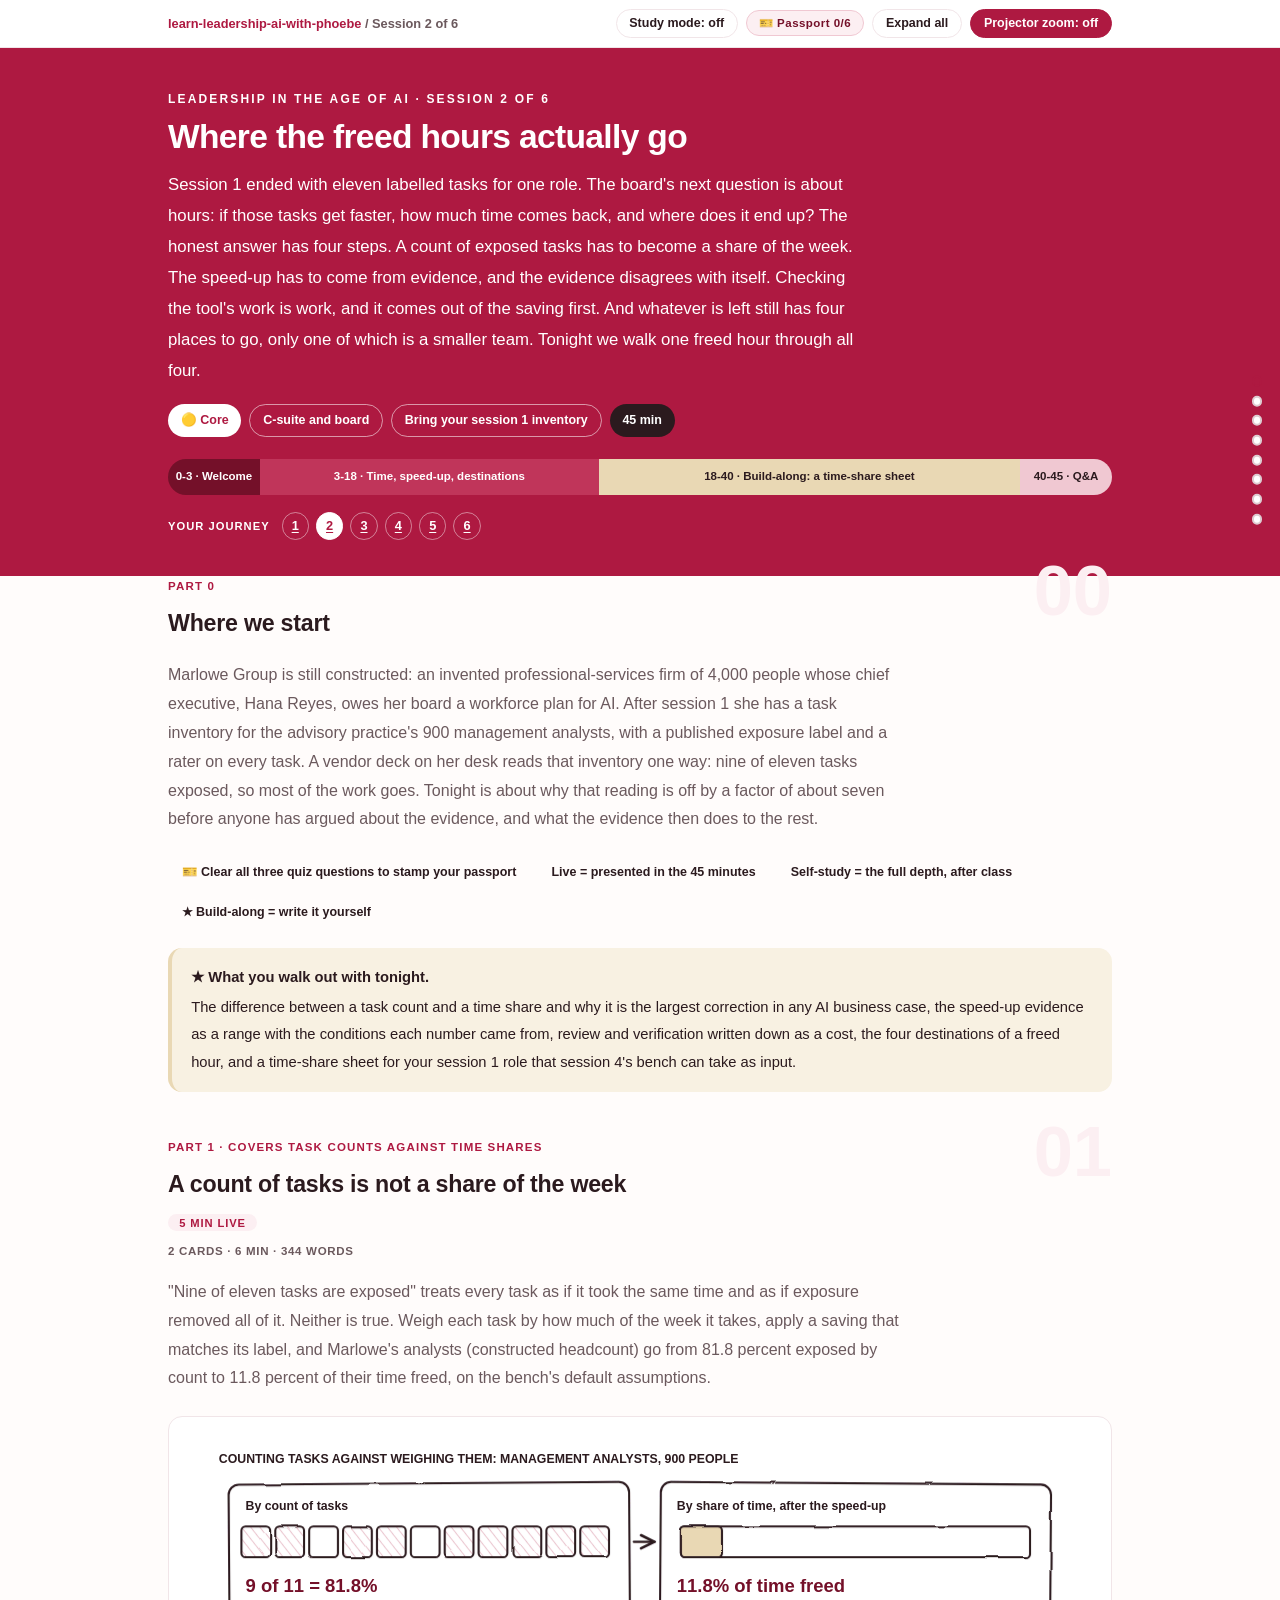
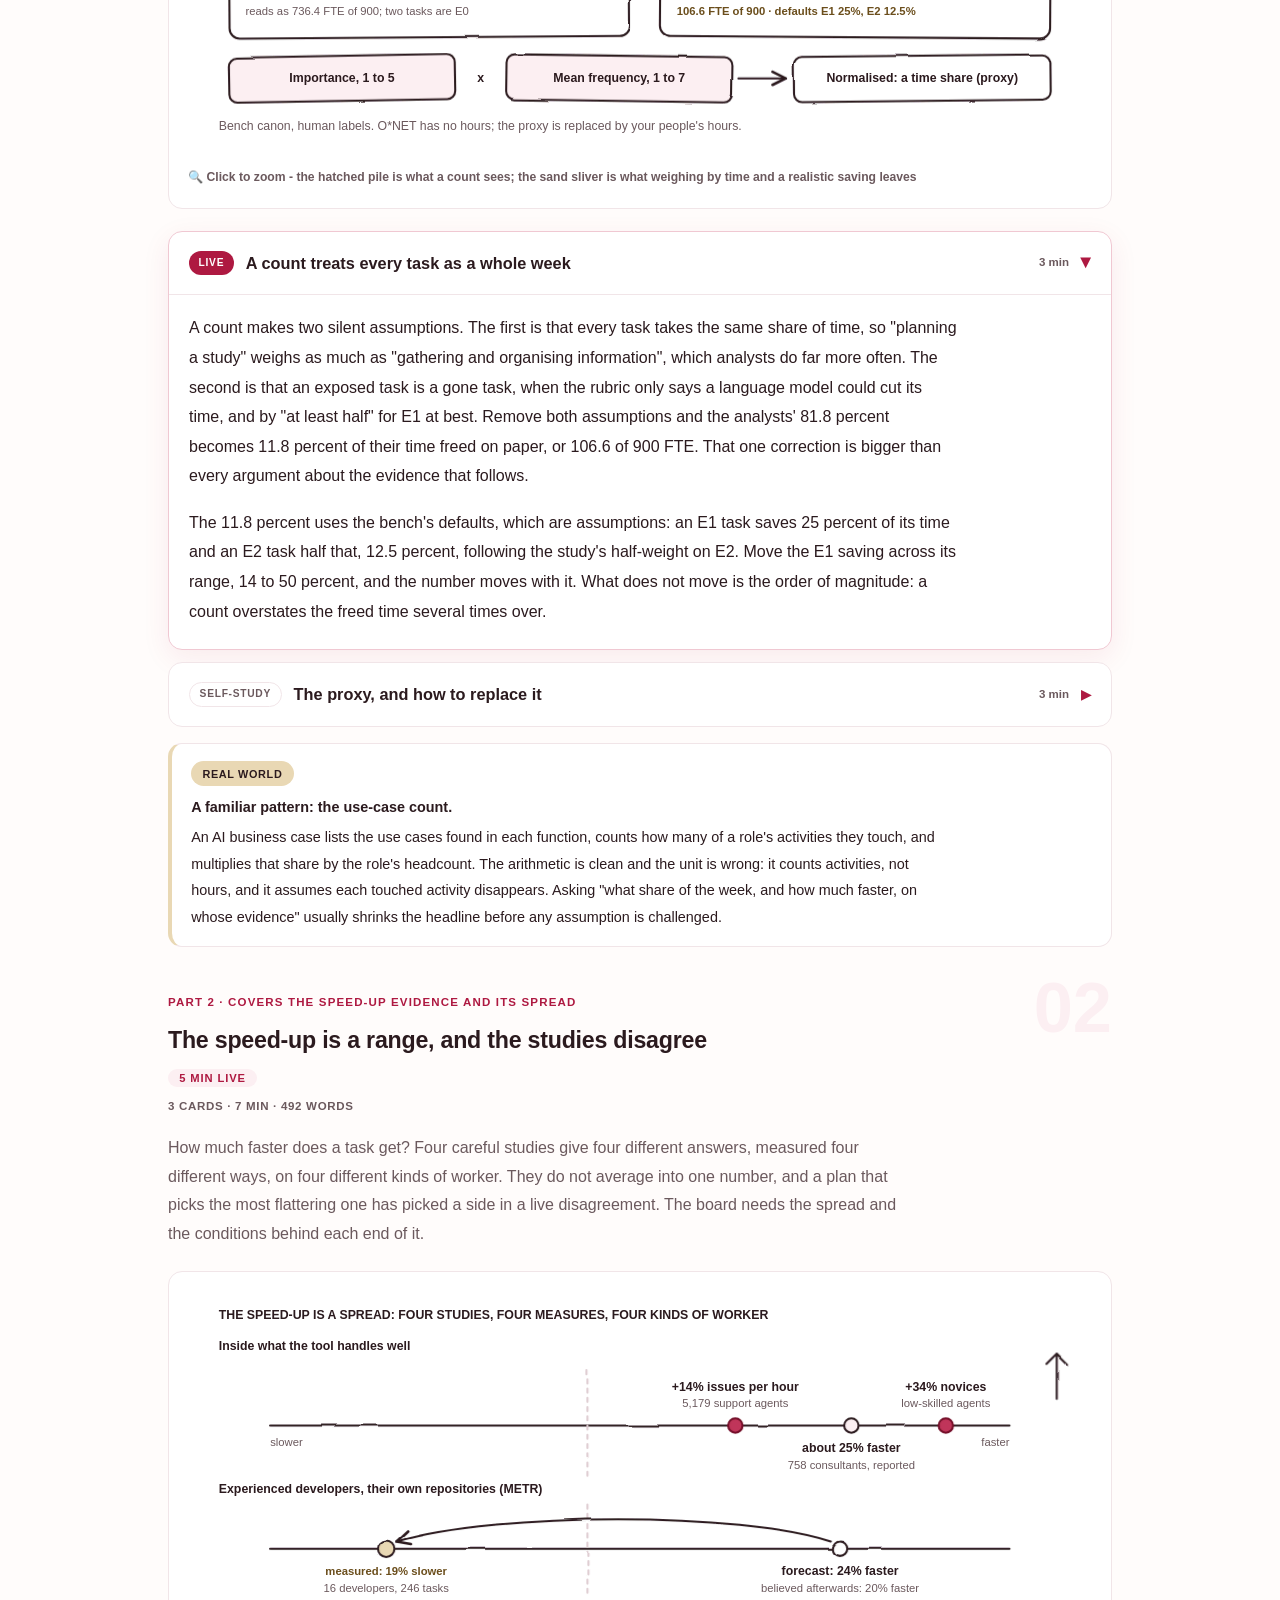
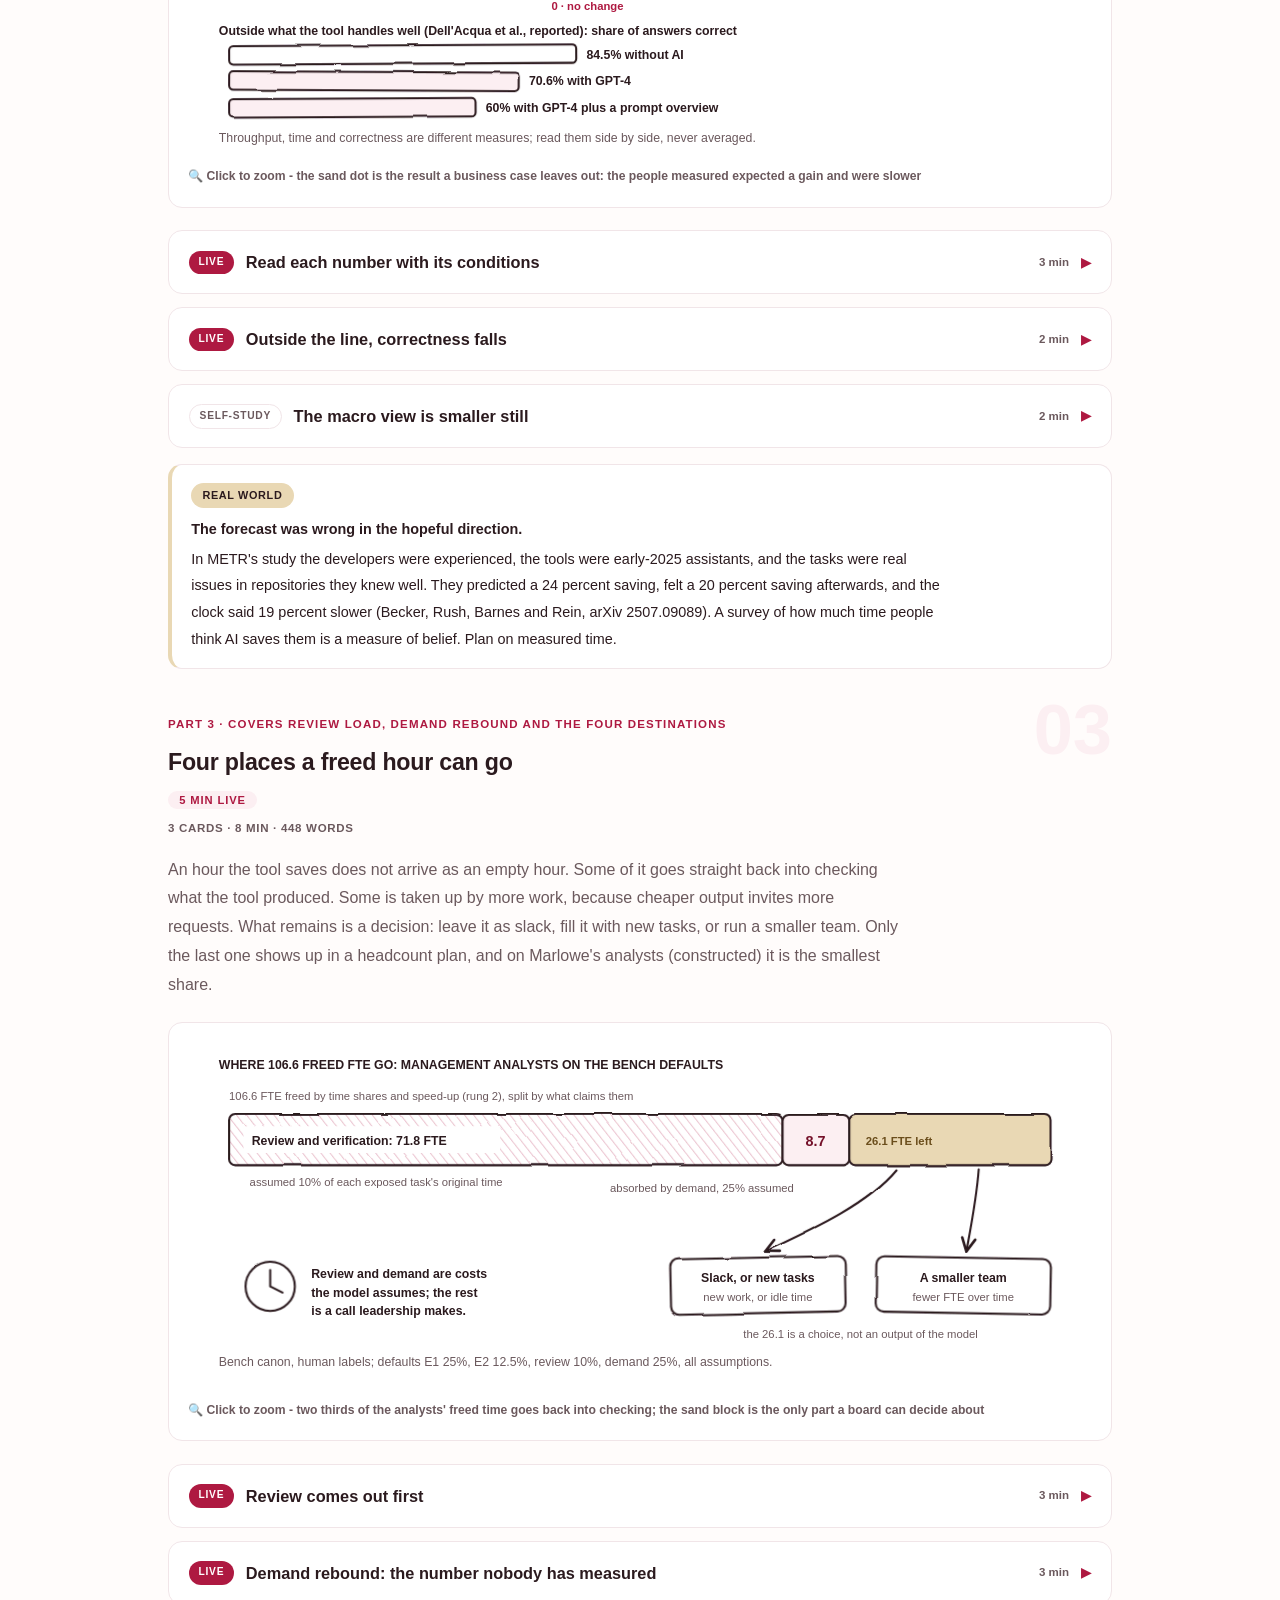
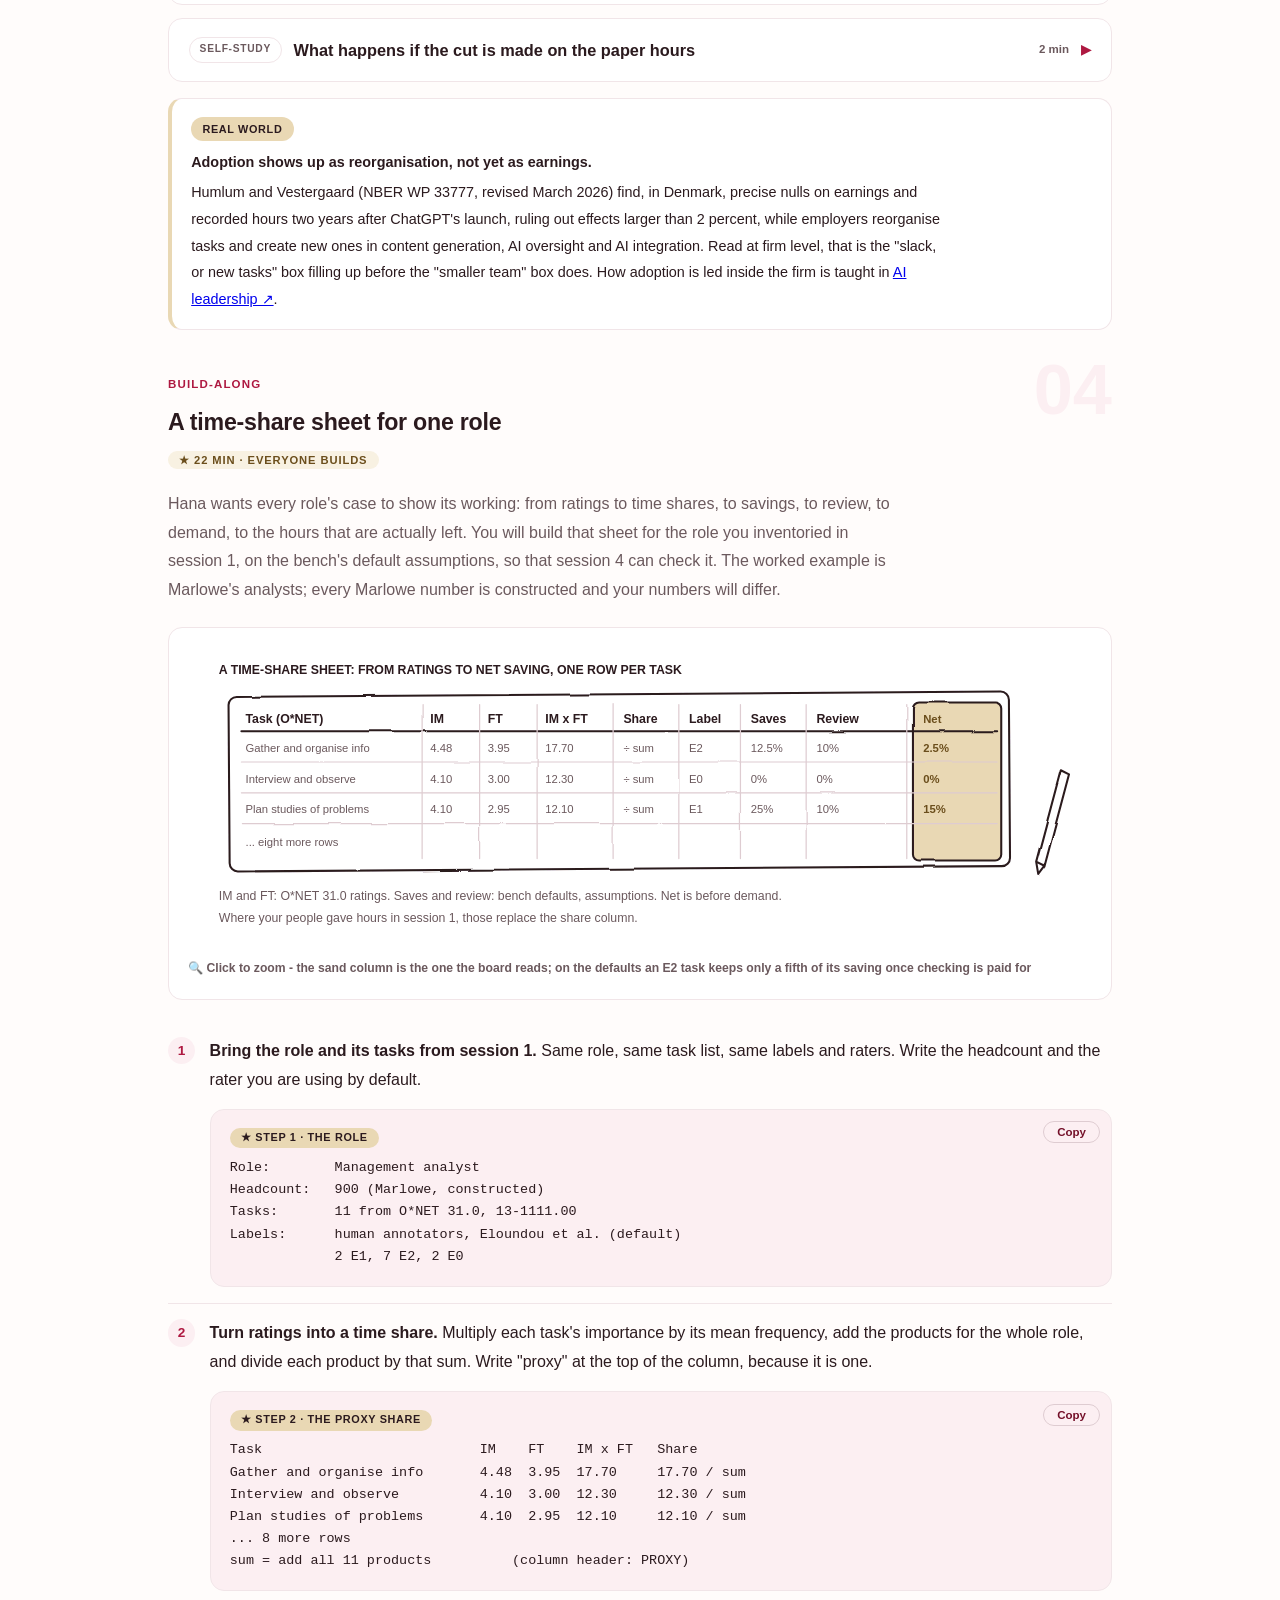
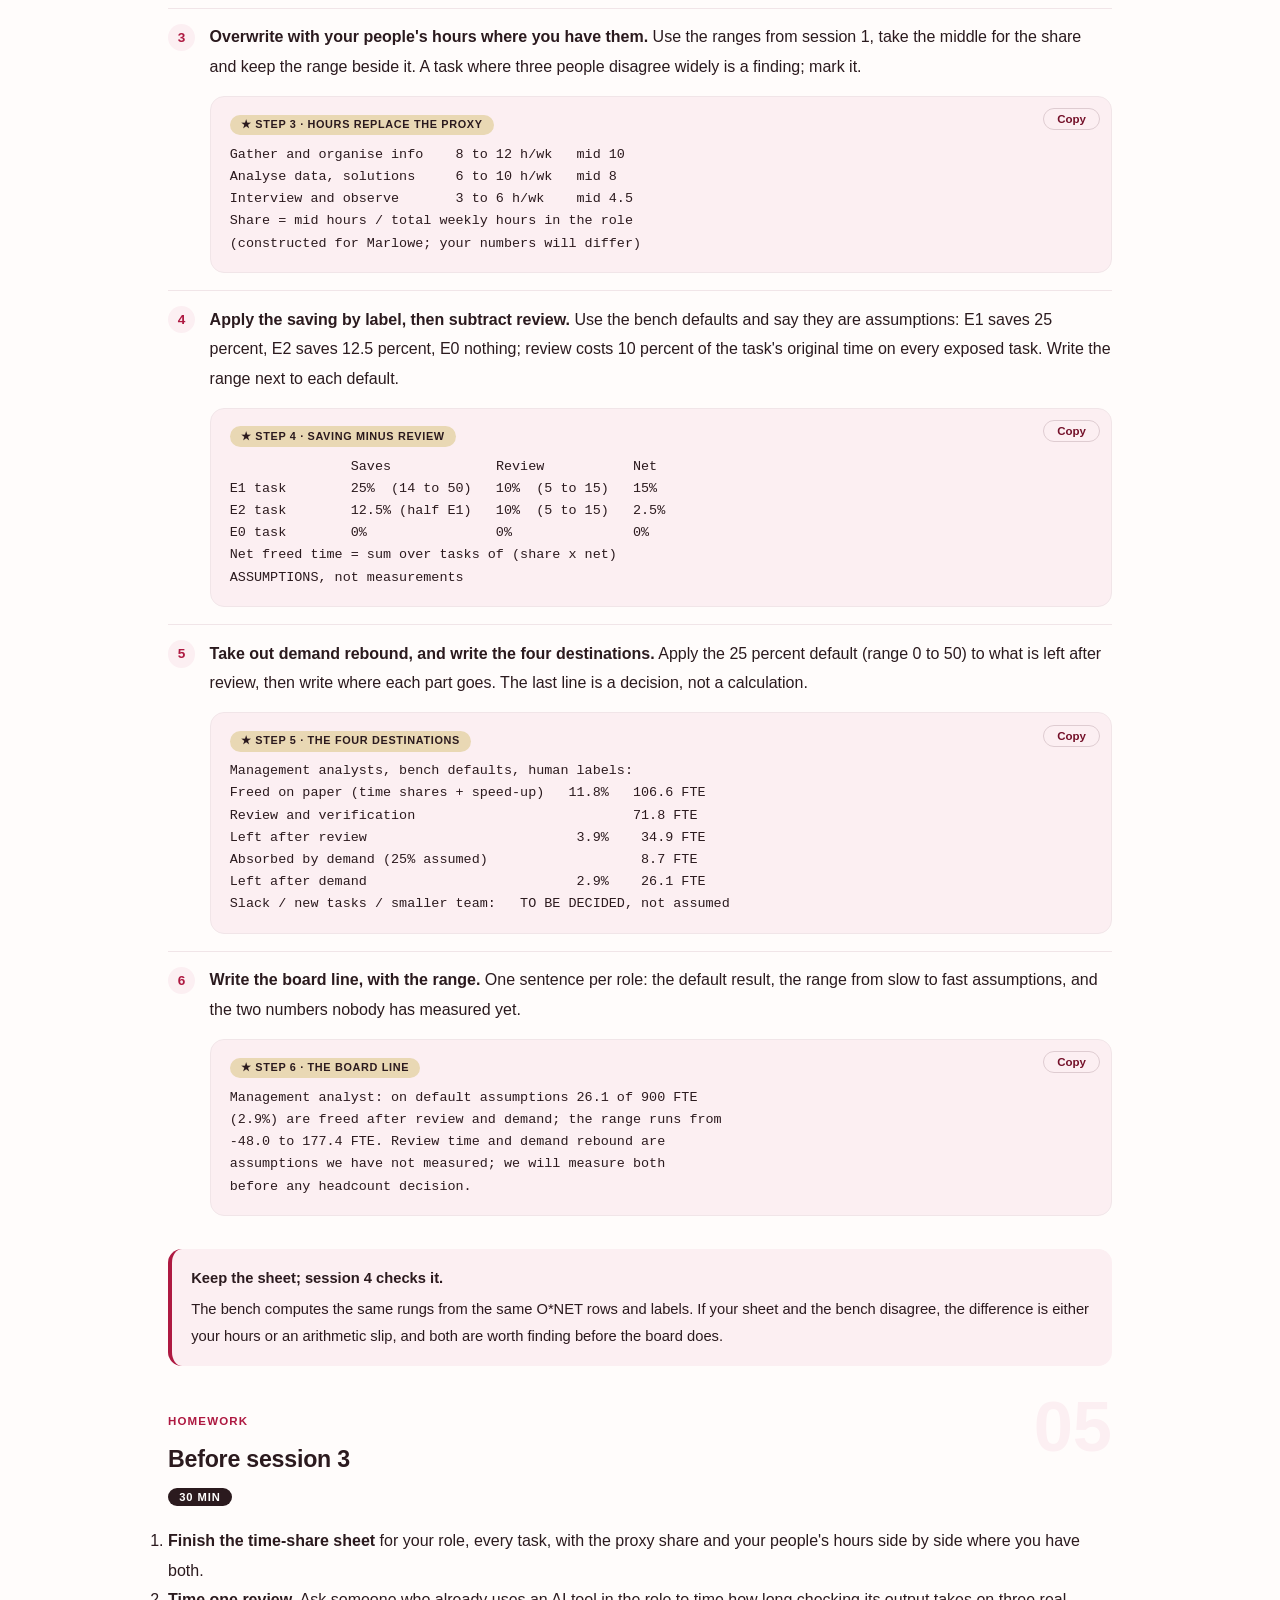
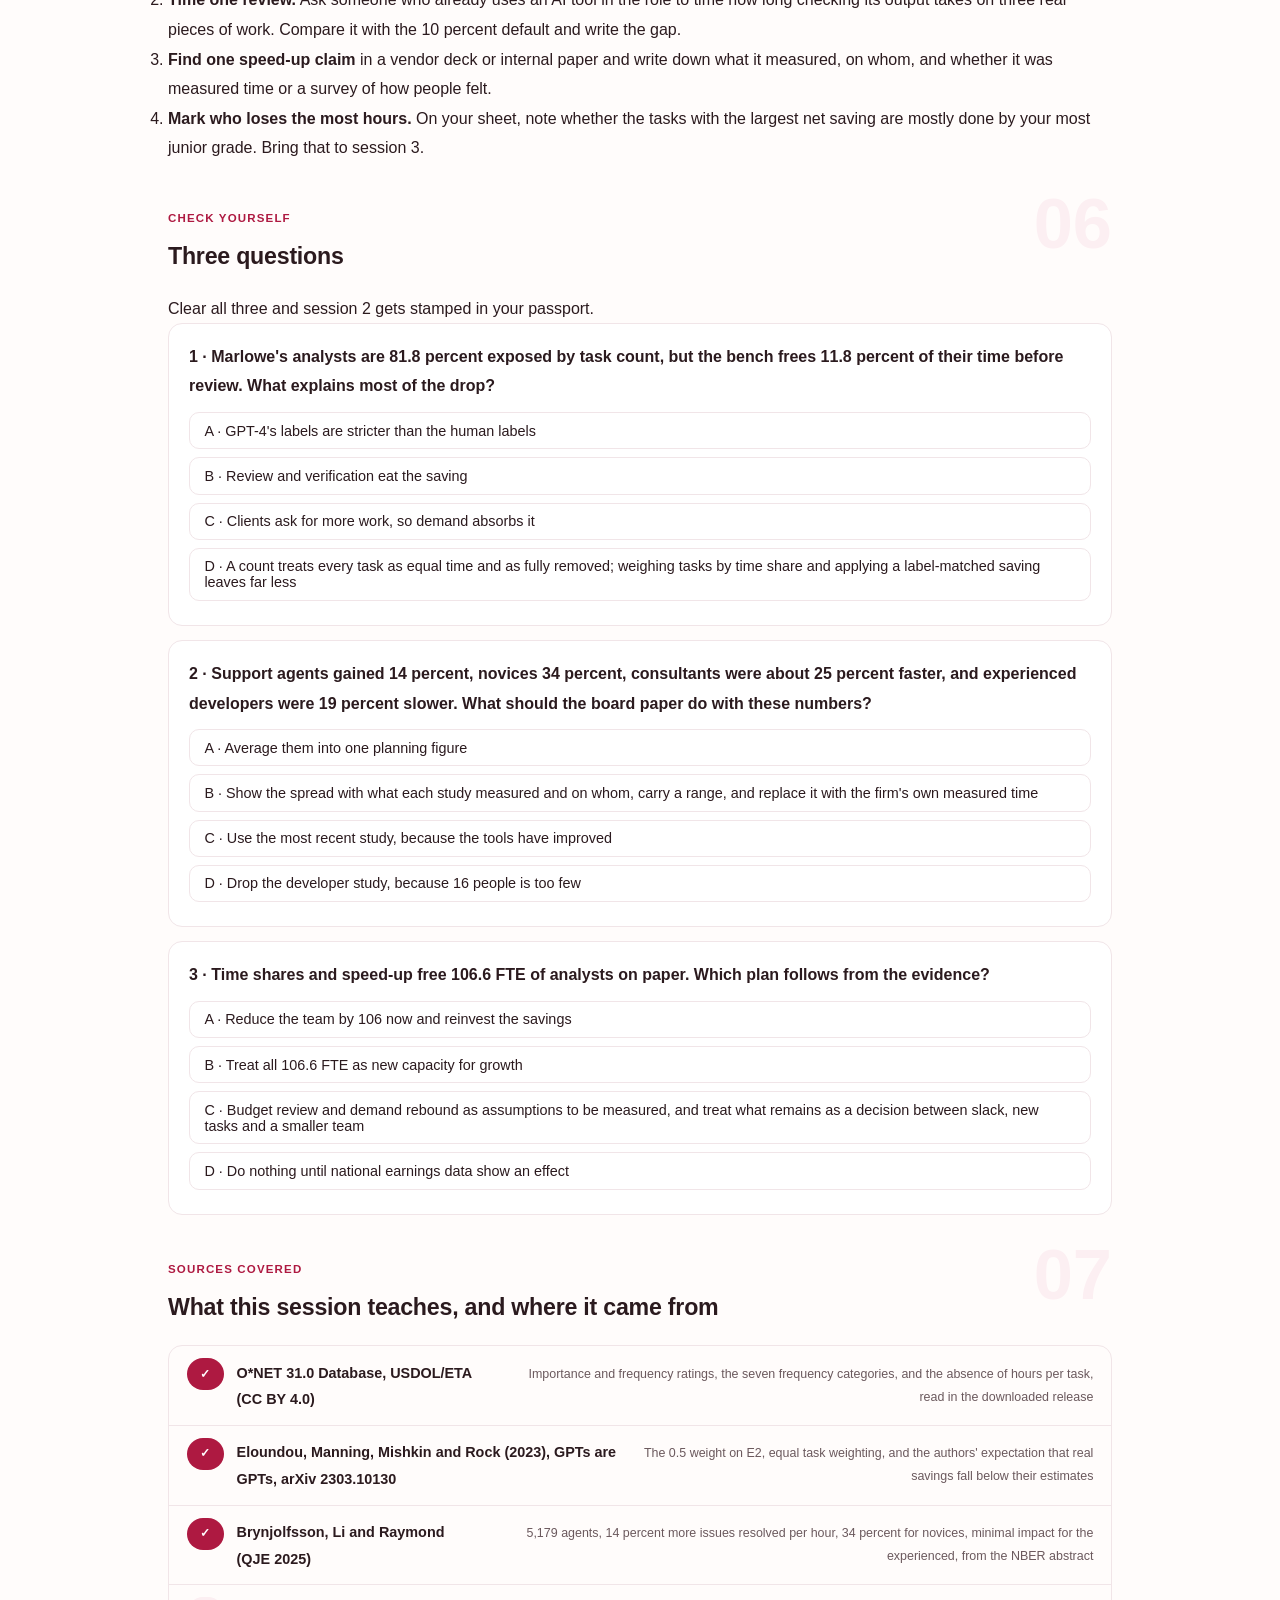
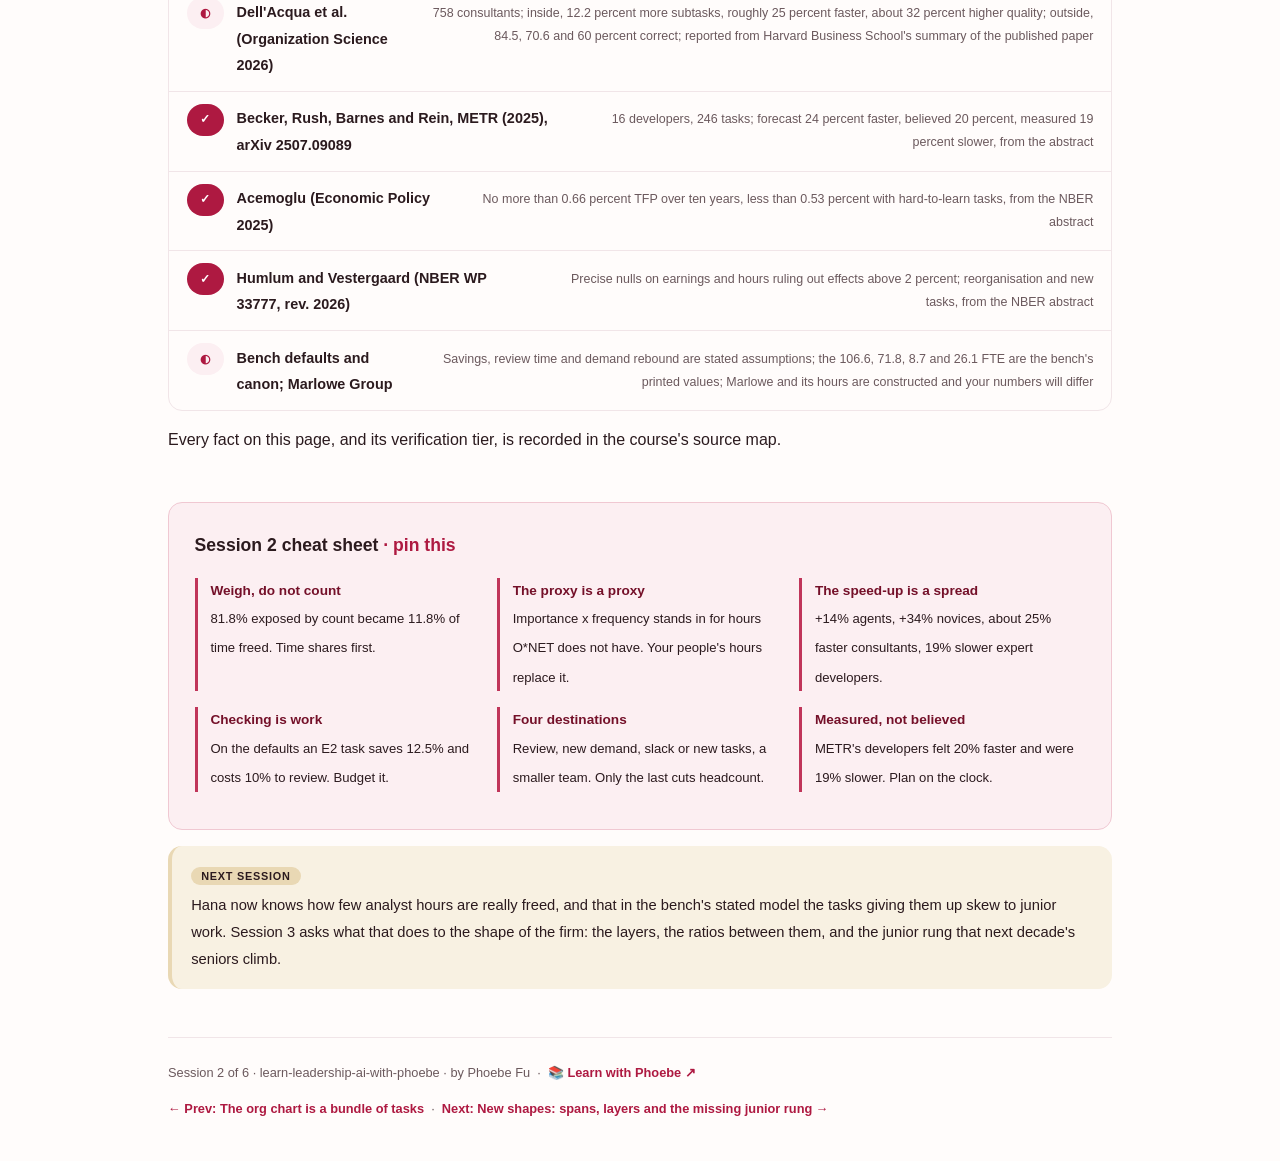
<file: courses/02-where-freed-hours-go.html>
<!DOCTYPE html>
<html lang="en">
<head>
<meta charset="UTF-8">
<meta name="viewport" content="width=device-width, initial-scale=1.0">
<!-- social:start -->
<meta name="description" content="Session 2 of 6. A count of exposed tasks is not a share of time. Turn task ratings into time shares, read the speed-up evidence as the spread it is, put review and verification on the books as work, and follow one freed hour to its four destinations: review, new demand, slack or a smaller team. Build-along: a time-share sheet for one role at Marlowe Group, a constructed firm.">
<meta property="og:type" content="article">
<meta property="og:site_name" content="Learn with Phoebe">
<meta property="og:title" content="Where the freed hours actually go - learn leadership ai with phoebe">
<meta property="og:description" content="Session 2 of 6. Nine of eleven tasks exposed becomes about a tenth of the time freed, and most of that goes to checking. Follow the hour before you plan the headcount.">
<meta property="og:url" content="https://phoebefu6.github.io/learn-leadership-ai-with-phoebe/courses/02-where-freed-hours-go.html">
<meta property="og:image" content="https://phoebefu6.github.io/learn-leadership-ai-with-phoebe/assets/og-cover.png">
<meta property="og:image:width" content="1200">
<meta property="og:image:height" content="630">
<meta name="twitter:card" content="summary_large_image">
<meta name="twitter:title" content="Where the freed hours actually go - learn leadership ai with phoebe">
<meta name="twitter:description" content="Session 2 of 6. Time shares, the speed-up spread, review as work, and the four destinations of a freed hour.">
<meta name="twitter:image" content="https://phoebefu6.github.io/learn-leadership-ai-with-phoebe/assets/og-cover.png">
<!-- social:end -->
<title>Session 2 · Where the freed hours actually go - learn leadership ai with phoebe</title>
<link rel="stylesheet" href="../assets/style.css?v=2">
</head>
<body>

<div class="toolbar">
  <div class="wrap">
    <span class="crumb"><a href="../index.html">learn-leadership-ai-with-phoebe</a> / Session 2 of 6</span>
    <button class="btn" id="toggle-all" type="button">Expand all</button>
    <button class="btn primary" id="zoom-toggle" type="button">Projector zoom: off</button>
  </div>
</div>

<header class="masthead">
  <div class="wrap">
    <div class="eyebrow">Leadership in the Age of AI · Session 2 of 6</div>
    <h1>Where the <span class="accent">freed hours</span> actually go</h1>
    <p class="sub">Session 1 ended with eleven labelled tasks for one role. The board's next question is about hours: if those tasks get faster, how much time comes back, and where does it end up? The honest answer has four steps. A count of exposed tasks has to become a share of the week. The speed-up has to come from evidence, and the evidence disagrees with itself. Checking the tool's work is work, and it comes out of the saving first. And whatever is left still has four places to go, only one of which is a smaller team. Tonight we walk one freed hour through all four.</p>
    <div class="chip-row">
      <span class="chip level">🟡 Core</span>
      <span class="chip audience">C-suite and board</span>
      <span class="chip audience">Bring your session 1 inventory</span>
      <span class="chip time">45 min</span>
    </div>
    <div class="agenda">
      <span class="a1" style="flex:1">0-3 · Welcome</span>
      <span class="a2" style="flex:4">3-18 · Time, speed-up, destinations</span>
      <span class="a3" style="flex:5">18-40 · Build-along: a time-share sheet</span>
      <span class="a4" style="flex:1">40-45 · Q&amp;A</span>
    </div>
  </div>
</header>

<main class="wrap">

  <section class="section" id="intro">
    <div class="section-kicker">
      <span class="klabel">Part 0</span>
      <h2>Where we start</h2>
    </div>
    <p class="lede">Marlowe Group is still constructed: an invented professional-services firm of 4,000 people whose chief executive, Hana Reyes, owes her board a workforce plan for AI. After session 1 she has a task inventory for the advisory practice's 900 management analysts, with a published exposure label and a rater on every task. A vendor deck on her desk reads that inventory one way: nine of eleven tasks exposed, so most of the work goes. Tonight is about why that reading is off by a factor of about seven before anyone has argued about the evidence, and what the evidence then does to the rest.</p>

    <div class="legend">
      <span class="pill">🎫 Clear all three quiz questions to stamp your passport</span>
      <span class="pill">Live = presented in the 45 minutes</span>
      <span class="pill">Self-study = the full depth, after class</span>
      <span class="pill">★ Build-along = write it yourself</span>
    </div>

    <div class="callout win">
      <p><strong>★ What you walk out with tonight.</strong> The difference between a task count and a time share and why it is the largest correction in any AI business case, the speed-up evidence as a range with the conditions each number came from, review and verification written down as a cost, the four destinations of a freed hour, and a time-share sheet for your session 1 role that session 4's bench can take as input.</p>
    </div>
  </section>

  <section class="section" id="part-1">
    <div class="section-kicker">
      <span class="klabel">Part 1 · covers task counts against time shares</span>
      <h2>A count of tasks is not a share of the week</h2>
      <span class="tag concept">5 min live</span>
    </div>
    <p class="lede">"Nine of eleven tasks are exposed" treats every task as if it took the same time and as if exposure removed all of it. Neither is true. Weigh each task by how much of the week it takes, apply a saving that matches its label, and Marlowe's analysts (constructed headcount) go from 81.8 percent exposed by count to 11.8 percent of their time freed, on the bench's default assumptions.</p>

    <figure class="zoomable">
      <svg viewBox="0 0 880 312" xmlns="http://www.w3.org/2000/svg" role="img" aria-label="Management analysts, 900 people at Marlowe, constructed. By count, 9 of 11 tasks are exposed, 81.8 percent, which reads as 736.4 FTE. By share of time after a label-matched speed-up, 11.8 percent of the role's time is freed, 106.6 FTE. The time share is a proxy: importance on a 1 to 5 scale times mean frequency on a 1 to 7 scale, normalised across the role's tasks.">
        <defs>
          <filter id="s2aSk" x="-3%" y="-3%" width="106%" height="106%"><feTurbulence type="fractalNoise" baseFrequency="0.02" numOctaves="2" seed="52" result="n"/><feDisplacementMap in="SourceGraphic" in2="n" scale="2.4" xChannelSelector="R" yChannelSelector="G"/></filter>
          <pattern id="s2aHc" patternUnits="userSpaceOnUse" width="7" height="7" patternTransform="rotate(-38)"><line x1="0" y1="0" x2="0" y2="7" stroke="#AE1941" stroke-width="1" opacity=".5"/></pattern>
          <marker id="s2aAr" viewBox="0 0 10 10" refX="9" refY="5" markerWidth="8" markerHeight="8" orient="auto"><path d="M1 1 L9 5 L1 9" fill="none" stroke="#2B1A1E" stroke-width="1.6" stroke-linecap="round"/></marker>
        </defs>
        <style>
          .s2aH { font: 800 12px Inter, sans-serif; fill: #2B1A1E; }
          .s2aL { font: 600 12px Inter, sans-serif; fill: #2B1A1E; }
          .s2aS { font: 400 11px Inter, sans-serif; fill: #6B595D; }
          .s2aB { font: 800 11px Inter, sans-serif; fill: #6B4E1C; }
          .s2aV { font: 800 18px Inter, sans-serif; fill: #741029; }
          .s2aN { font: 400 12px Inter, sans-serif; fill: #6B595D; }
        </style>

        <text class="s2aH" x="30" y="26">COUNTING TASKS AGAINST WEIGHING THEM: MANAGEMENT ANALYSTS, 900 PEOPLE</text>

        <g filter="url(#s2aSk)" fill="none" stroke="#2B1A1E" stroke-width="2" stroke-linecap="round" stroke-linejoin="round">
          <rect x="40" y="46" width="390" height="150" rx="10" transform="rotate(-0.4 235 121)" fill="#FFFFFF"/>
          <rect x="460" y="46" width="380" height="150" rx="10" transform="rotate(0.4 650 121)" fill="#FFFFFF"/>
          <rect x="52" y="88" width="28" height="30" rx="4" fill="url(#s2aHc)"/>
          <rect x="85" y="88" width="28" height="30" rx="4" fill="url(#s2aHc)"/>
          <rect x="118" y="88" width="28" height="30" rx="4" fill="#FFFFFF"/>
          <rect x="151" y="88" width="28" height="30" rx="4" fill="url(#s2aHc)"/>
          <rect x="184" y="88" width="28" height="30" rx="4" fill="url(#s2aHc)"/>
          <rect x="217" y="88" width="28" height="30" rx="4" fill="#FFFFFF"/>
          <rect x="250" y="88" width="28" height="30" rx="4" fill="url(#s2aHc)"/>
          <rect x="283" y="88" width="28" height="30" rx="4" fill="url(#s2aHc)"/>
          <rect x="316" y="88" width="28" height="30" rx="4" fill="url(#s2aHc)"/>
          <rect x="349" y="88" width="28" height="30" rx="4" fill="url(#s2aHc)"/>
          <rect x="382" y="88" width="28" height="30" rx="4" fill="url(#s2aHc)"/>
          <rect x="480" y="88" width="340" height="30" rx="4" fill="#FFFFFF"/>
          <rect x="480" y="88" width="40" height="30" rx="4" fill="#E9D8B4"/>
          <path d="M434 103 L454 103" marker-end="url(#s2aAr)"/>
          <rect x="40" y="214" width="220" height="44" rx="8" transform="rotate(-1 150 236)" fill="#FCEFF2"/>
          <rect x="310" y="214" width="220" height="44" rx="8" transform="rotate(0.8 420 236)" fill="#FCEFF2"/>
          <rect x="590" y="214" width="250" height="44" rx="8" transform="rotate(-0.6 715 236)" fill="#FFFFFF"/>
          <path d="M536 236 L582 236" marker-end="url(#s2aAr)"/>
        </g>

        <text class="s2aL" x="56" y="72">By count of tasks</text>
        <text class="s2aL" x="476" y="72">By share of time, after the speed-up</text>
        <text class="s2aV" x="56" y="152">9 of 11 = 81.8%</text>
        <text class="s2aS" x="56" y="174">reads as 736.4 FTE of 900; two tasks are E0</text>
        <text class="s2aV" x="476" y="152">11.8% of time freed</text>
        <text class="s2aB" x="476" y="174">106.6 FTE of 900 · defaults E1 25%, E2 12.5%</text>
        <text class="s2aL" x="150" y="240" text-anchor="middle">Importance, 1 to 5</text>
        <text class="s2aL" x="285" y="240" text-anchor="middle">x</text>
        <text class="s2aL" x="420" y="240" text-anchor="middle">Mean frequency, 1 to 7</text>
        <text class="s2aL" x="715" y="240" text-anchor="middle">Normalised: a time share (proxy)</text>

        <text class="s2aN" x="30" y="286">Bench canon, human labels. O*NET has no hours; the proxy is replaced by your people's hours.</text>
      </svg>
      <figcaption>🔍 Click to zoom - the hatched pile is what a count sees; the sand sliver is what weighing by time and a realistic saving leaves</figcaption>
    </figure>

    <details class="card" open>
      <summary><span class="mode live">Live</span>A count treats every task as a whole week<span class="mini">3 min</span><span class="caret">▶</span></summary>
      <div class="body">
        <p>A count makes two silent assumptions. The first is that every task takes the same share of time, so "planning a study" weighs as much as "gathering and organising information", which analysts do far more often. The second is that an exposed task is a gone task, when the rubric only says a language model could cut its time, and by "at least half" for E1 at best. Remove both assumptions and the analysts' 81.8 percent becomes 11.8 percent of their time freed on paper, or 106.6 of 900 FTE. That one correction is bigger than every argument about the evidence that follows.</p>
        <p>The 11.8 percent uses the bench's defaults, which are assumptions: an E1 task saves 25 percent of its time and an E2 task half that, 12.5 percent, following the study's half-weight on E2. Move the E1 saving across its range, 14 to 50 percent, and the number moves with it. What does not move is the order of magnitude: a count overstates the freed time several times over.</p>
      </div>
    </details>

    <details class="card">
      <summary><span class="mode self">Self-study</span>The proxy, and how to replace it<span class="mini">3 min</span><span class="caret">▶</span></summary>
      <div class="body">
        <p>O*NET 31.0 rates each task for importance on a 1 to 5 scale and for frequency as a spread over seven categories, from "yearly or less" to "hourly or more". It records no hours. The bench's time share is therefore a proxy: importance times mean frequency, divided by the sum across the role's tasks. A task rated important and done often gets a large share; a rare one gets a small share. It is a reasonable first guess and it is not a measurement.</p>
        <p>Eloundou and colleagues did not weight tasks by time at all: their exposure scores count every task equally, and they report that weighting by importance did not change their results much. That is fine for comparing occupations across an economy. It is not fine for a headcount plan, where a ten-minute weekly task and a twenty-hour one cannot count the same. The fix is the column from session 1: hours per task from three people in the role, as a range. Where you have those, they replace the proxy.</p>
      </div>
    </details>

    <div class="callout example">
      <span class="ex-pill">Real world</span>
      <p><strong>A familiar pattern: the use-case count.</strong> An AI business case lists the use cases found in each function, counts how many of a role's activities they touch, and multiplies that share by the role's headcount. The arithmetic is clean and the unit is wrong: it counts activities, not hours, and it assumes each touched activity disappears. Asking "what share of the week, and how much faster, on whose evidence" usually shrinks the headline before any assumption is challenged.</p>
    </div>
  </section>

  <section class="section" id="part-2">
    <div class="section-kicker">
      <span class="klabel">Part 2 · covers the speed-up evidence and its spread</span>
      <h2>The speed-up is a range, and the studies disagree</h2>
      <span class="tag concept">5 min live</span>
    </div>
    <p class="lede">How much faster does a task get? Four careful studies give four different answers, measured four different ways, on four different kinds of worker. They do not average into one number, and a plan that picks the most flattering one has picked a side in a live disagreement. The board needs the spread and the conditions behind each end of it.</p>

    <figure class="zoomable">
      <svg viewBox="0 0 880 452" xmlns="http://www.w3.org/2000/svg" role="img" aria-label="The speed-up evidence as a spread. Inside what the tool handles well: customer-support agents resolved 14 percent more issues per hour, 34 percent for novices (Brynjolfsson, Li and Raymond); consultants were roughly 25 percent faster (Dell'Acqua et al., reported). Experienced developers on their own code forecast 24 percent faster, believed afterwards 20 percent faster, and measured 19 percent slower (METR). Outside what the tool handles well, consultants' share of correct answers fell from 84.5 percent without AI to 70.6 percent with GPT-4 and 60 percent with GPT-4 plus a prompt overview.">
        <defs>
          <filter id="s2bSk" x="-3%" y="-3%" width="106%" height="106%"><feTurbulence type="fractalNoise" baseFrequency="0.02" numOctaves="2" seed="63" result="n"/><feDisplacementMap in="SourceGraphic" in2="n" scale="2.4" xChannelSelector="R" yChannelSelector="G"/></filter>
          <marker id="s2bAr" viewBox="0 0 10 10" refX="9" refY="5" markerWidth="8" markerHeight="8" orient="auto"><path d="M1 1 L9 5 L1 9" fill="none" stroke="#2B1A1E" stroke-width="1.6" stroke-linecap="round"/></marker>
        </defs>
        <style>
          .s2bH { font: 800 12px Inter, sans-serif; fill: #2B1A1E; }
          .s2bL { font: 600 12px Inter, sans-serif; fill: #2B1A1E; }
          .s2bS { font: 400 11px Inter, sans-serif; fill: #6B595D; }
          .s2bB { font: 800 11px Inter, sans-serif; fill: #6B4E1C; }
          .s2bA { font: 700 11px Inter, sans-serif; fill: #AE1941; }
          .s2bN { font: 400 12px Inter, sans-serif; fill: #6B595D; }
        </style>

        <text class="s2bH" x="30" y="26">THE SPEED-UP IS A SPREAD: FOUR STUDIES, FOUR MEASURES, FOUR KINDS OF WORKER</text>
        <text class="s2bL" x="30" y="56">Inside what the tool handles well</text>

        <g filter="url(#s2bSk)" fill="none" stroke="#2B1A1E" stroke-width="2" stroke-linecap="round" stroke-linejoin="round">
          <path d="M80 130 L800 130"/>
          <path d="M80 250 L800 250"/>
          <path d="M389 76 L389 182 M389 208 L389 294" stroke="#DECCD1" stroke-dasharray="4 5"/>
          <circle cx="533" cy="130" r="7" fill="#C0355A" stroke="#741029"/>
          <circle cx="738" cy="130" r="7" fill="#C0355A" stroke="#741029"/>
          <circle cx="646" cy="130" r="7" fill="#FCEFF2"/>
          <circle cx="635" cy="250" r="7" fill="#FFFFFF"/>
          <circle cx="193" cy="250" r="8" fill="#E9D8B4"/>
          <path d="M626 243 C540 214 300 214 203 243" marker-end="url(#s2bAr)"/>
          <rect x="40" y="344" width="338" height="18" rx="4" transform="rotate(-0.3 209 353)" fill="#FFFFFF"/>
          <rect x="40" y="370" width="282" height="18" rx="4" transform="rotate(0.3 181 379)" fill="#FCEFF2"/>
          <rect x="40" y="396" width="240" height="18" rx="4" transform="rotate(-0.3 160 405)" fill="#FCEFF2"/>
          <path d="M846 60 L846 104 M836 70 L846 60 L856 70"/>
        </g>

        <text class="s2bL" x="533" y="96" text-anchor="middle">+14% issues per hour</text>
        <text class="s2bS" x="533" y="112" text-anchor="middle">5,179 support agents</text>
        <text class="s2bL" x="738" y="96" text-anchor="middle">+34% novices</text>
        <text class="s2bS" x="738" y="112" text-anchor="middle">low-skilled agents</text>
        <text class="s2bL" x="646" y="156" text-anchor="middle">about 25% faster</text>
        <text class="s2bS" x="646" y="172" text-anchor="middle">758 consultants, reported</text>
        <text class="s2bS" x="80" y="150">slower</text>
        <text class="s2bS" x="800" y="150" text-anchor="end">faster</text>

        <text class="s2bL" x="30" y="196">Experienced developers, their own repositories (METR)</text>
        <text class="s2bL" x="635" y="276" text-anchor="middle">forecast: 24% faster</text>
        <text class="s2bS" x="635" y="292" text-anchor="middle">believed afterwards: 20% faster</text>
        <text class="s2bB" x="193" y="276" text-anchor="middle">measured: 19% slower</text>
        <text class="s2bS" x="193" y="292" text-anchor="middle">16 developers, 246 tasks</text>
        <text class="s2bA" x="389" y="310" text-anchor="middle">0 · no change</text>

        <text class="s2bL" x="30" y="334">Outside what the tool handles well (Dell'Acqua et al., reported): share of answers correct</text>
        <text class="s2bL" x="388" y="357">84.5% without AI</text>
        <text class="s2bL" x="332" y="383">70.6% with GPT-4</text>
        <text class="s2bL" x="290" y="409">60% with GPT-4 plus a prompt overview</text>

        <text class="s2bN" x="30" y="438">Throughput, time and correctness are different measures; read them side by side, never averaged.</text>
      </svg>
      <figcaption>🔍 Click to zoom - the sand dot is the result a business case leaves out: the people measured expected a gain and were slower</figcaption>
    </figure>

    <details class="card">
      <summary><span class="mode live">Live</span>Read each number with its conditions<span class="mini">3 min</span><span class="caret">▶</span></summary>
      <div class="body">
        <p><strong>Brynjolfsson, Li and Raymond</strong> studied 5,179 customer-support agents. An AI assistant raised issues resolved per hour by 14 percent on average, by 34 percent for novice and low-skilled workers, with minimal impact on the experienced and highly skilled. <strong>Dell'Acqua and colleagues</strong> gave 758 consultants tasks inside and outside what the tool handles well; inside, they completed 12.2 percent more subtasks, roughly 25 percent faster, with work rated about 32 percent higher quality (reported, from the published version's summary). <strong>Becker, Rush, Barnes and Rein at METR</strong> watched 16 experienced developers do 246 tasks in their own repositories: they forecast AI would cut their time by 24 percent, believed afterwards it had cut it by 20 percent, and were measured 19 percent slower.</p>
        <p>These are not contradictions to be averaged away. They are different workers on different work. The gains are largest for novices on well-structured, high-volume tasks; they shrink for experts; and for experts on their own complex work, one careful study found a loss the experts themselves did not notice. Marlowe's analysts (constructed) are a mix of all three, which is why the bench carries the E1 saving as a range, 14 to 50 percent, and not as a point.</p>
      </div>
    </details>

    <details class="card">
      <summary><span class="mode live">Live</span>Outside the line, correctness falls<span class="mini">2 min</span><span class="caret">▶</span></summary>
      <div class="body">
        <p>Dell'Acqua and colleagues also built a brand-strategy task the tool would get wrong. Without AI, 84.5 percent of consultants got it right; with GPT-4, 70.6 percent; with GPT-4 and a prompt overview, 60 percent (reported). The tool made people faster and more confident on a task where it was wrong, and more guidance made it worse. Bottom-half performers improved 31 percent overall, top-half 11 percent.</p>
        <p>For a plan this changes the arithmetic: the saving on a task is worth something only if someone catches the cases where the output is wrong, and that catching is work. Part 3 puts it on the books. If you meet the figures "40 percent higher quality" or "19 percentage points less likely to be correct", they are from the 2023 working paper; the published version's summary gives the numbers above. The full study is taught in <a href="https://phoebefu6.github.io/learn-ai-consulting-with-phoebe/">AI consulting ↗</a>.</p>
      </div>
    </details>

    <details class="card">
      <summary><span class="mode self">Self-study</span>The macro view is smaller still<span class="mini">2 min</span><span class="caret">▶</span></summary>
      <div class="body">
        <p>Acemoglu's "The Simple Macroeconomics of AI" (Economic Policy, 2025) adds up task-level savings across the U.S. economy and puts the total factor productivity gain over ten years at no more than 0.66 percent, and less than 0.53 percent once hard-to-learn tasks are counted. The gain depends on two things: the fraction of tasks affected and the average cost saving on each, the same two quantities this session separates. He also expects AI to widen the gap between capital and labour income.</p>
        <p>Set that beside the field studies and the disagreement is plain. Task-level studies find double-digit gains on some work; a macro estimate built from the same kind of evidence finds a small total. Both can be right: large gains on a narrow slice of tasks add up to a small number across everything. A firm sits between the two, and only its own measurement says where.</p>
      </div>
    </details>

    <div class="callout example">
      <span class="ex-pill">Real world</span>
      <p><strong>The forecast was wrong in the hopeful direction.</strong> In METR's study the developers were experienced, the tools were early-2025 assistants, and the tasks were real issues in repositories they knew well. They predicted a 24 percent saving, felt a 20 percent saving afterwards, and the clock said 19 percent slower (Becker, Rush, Barnes and Rein, arXiv 2507.09089). A survey of how much time people think AI saves them is a measure of belief. Plan on measured time.</p>
    </div>
  </section>

  <section class="section" id="part-3">
    <div class="section-kicker">
      <span class="klabel">Part 3 · covers review load, demand rebound and the four destinations</span>
      <h2>Four places a freed hour can go</h2>
      <span class="tag concept">5 min live</span>
    </div>
    <p class="lede">An hour the tool saves does not arrive as an empty hour. Some of it goes straight back into checking what the tool produced. Some is taken up by more work, because cheaper output invites more requests. What remains is a decision: leave it as slack, fill it with new tasks, or run a smaller team. Only the last one shows up in a headcount plan, and on Marlowe's analysts (constructed) it is the smallest share.</p>

    <figure class="zoomable">
      <svg viewBox="0 0 880 338" xmlns="http://www.w3.org/2000/svg" role="img" aria-label="Management analysts at Marlowe on the bench defaults: time shares and speed-up free 106.6 FTE. Review and verification, assumed at 10 percent of each exposed task's time, takes 71.8 FTE. Demand rebound, assumed at 25 percent, absorbs 8.7 FTE. 26.1 FTE are left, and leadership decides whether they become slack, new tasks or a smaller team.">
        <defs>
          <filter id="s2cSk" x="-3%" y="-3%" width="106%" height="106%"><feTurbulence type="fractalNoise" baseFrequency="0.02" numOctaves="2" seed="74" result="n"/><feDisplacementMap in="SourceGraphic" in2="n" scale="2.4" xChannelSelector="R" yChannelSelector="G"/></filter>
          <pattern id="s2cHc" patternUnits="userSpaceOnUse" width="7" height="7" patternTransform="rotate(-38)"><line x1="0" y1="0" x2="0" y2="7" stroke="#AE1941" stroke-width="1" opacity=".5"/></pattern>
          <marker id="s2cAr" viewBox="0 0 10 10" refX="9" refY="5" markerWidth="8" markerHeight="8" orient="auto"><path d="M1 1 L9 5 L1 9" fill="none" stroke="#2B1A1E" stroke-width="1.6" stroke-linecap="round"/></marker>
        </defs>
        <style>
          .s2cH { font: 800 12px Inter, sans-serif; fill: #2B1A1E; }
          .s2cL { font: 600 12px Inter, sans-serif; fill: #2B1A1E; }
          .s2cS { font: 400 11px Inter, sans-serif; fill: #6B595D; }
          .s2cB { font: 800 11px Inter, sans-serif; fill: #6B4E1C; }
          .s2cV { font: 800 14px Inter, sans-serif; fill: #741029; }
          .s2cN { font: 400 12px Inter, sans-serif; fill: #6B595D; }
        </style>

        <text class="s2cH" x="30" y="26">WHERE 106.6 FREED FTE GO: MANAGEMENT ANALYSTS ON THE BENCH DEFAULTS</text>
        <text class="s2cS" x="40" y="56">106.6 FTE freed by time shares and speed-up (rung 2), split by what claims them</text>

        <g filter="url(#s2cSk)" fill="none" stroke="#2B1A1E" stroke-width="2" stroke-linecap="round" stroke-linejoin="round">
          <rect x="40" y="70" width="539" height="50" rx="6" fill="url(#s2cHc)"/>
          <rect x="579" y="70" width="65" height="50" rx="6" fill="#FCEFF2"/>
          <rect x="644" y="70" width="196" height="50" rx="6" fill="#E9D8B4"/>
          <path d="M690 124 C660 160 600 186 562 204" marker-end="url(#s2cAr)"/>
          <path d="M770 124 C768 152 762 182 758 204" marker-end="url(#s2cAr)"/>
          <rect x="470" y="210" width="170" height="54" rx="8" transform="rotate(-1.2 555 237)" fill="#FFFFFF"/>
          <rect x="670" y="210" width="170" height="54" rx="8" transform="rotate(1 755 237)" fill="#FFFFFF"/>
          <circle cx="80" cy="238" r="24" fill="#FFFFFF"/>
          <path d="M80 238 L80 222 M80 238 L92 244"/>
        </g>

        <g fill="#FFFFFF" stroke="none">
          <rect x="54" y="82" width="250" height="26" rx="4"/>
        </g>
        <text class="s2cL" x="62" y="100">Review and verification: 71.8 FTE</text>
        <text class="s2cV" x="611" y="101" text-anchor="middle">8.7</text>
        <text class="s2cB" x="660" y="100">26.1 FTE left</text>
        <text class="s2cS" x="60" y="140">assumed 10% of each exposed task's original time</text>
        <text class="s2cS" x="590" y="146" text-anchor="end">absorbed by demand, 25% assumed</text>

        <text class="s2cL" x="555" y="234" text-anchor="middle">Slack, or new tasks</text>
        <text class="s2cS" x="555" y="252" text-anchor="middle">new work, or idle time</text>
        <text class="s2cL" x="755" y="234" text-anchor="middle">A smaller team</text>
        <text class="s2cS" x="755" y="252" text-anchor="middle">fewer FTE over time</text>
        <text class="s2cL" x="120" y="230">Review and demand are costs</text>
        <text class="s2cL" x="120" y="248">the model assumes; the rest</text>
        <text class="s2cL" x="120" y="266">is a call leadership makes.</text>
        <text class="s2cS" x="655" y="288" text-anchor="middle">the 26.1 is a choice, not an output of the model</text>

        <text class="s2cN" x="30" y="316">Bench canon, human labels; defaults E1 25%, E2 12.5%, review 10%, demand 25%, all assumptions.</text>
      </svg>
      <figcaption>🔍 Click to zoom - two thirds of the analysts' freed time goes back into checking; the sand block is the only part a board can decide about</figcaption>
    </figure>

    <details class="card">
      <summary><span class="mode live">Live</span>Review comes out first<span class="mini">3 min</span><span class="caret">▶</span></summary>
      <div class="body">
        <p>Every exposed task now has a new step: someone reads what the tool produced and decides whether it is right. The bench assumes that step costs 10 percent of the task's original time, with a range of 5 to 15 percent, and says plainly that it is an assumption: no study measures review time at firm scale. The two studies that come closest point in the same direction. METR's developers were measured slower with AI, which shows checking can cost more than the tool saves; Dell'Acqua and colleagues found unchecked output outside the tool's range was wrong more often.</p>
        <p>On the defaults the effect is largest on E2 tasks, which are most of the analysts' exposed work. An E2 task saves 12.5 percent of its time and costs 10 percent to check, so its net saving is 2.5 percent. That is why review takes 71.8 of the analysts' 106.6 freed FTE and leaves 34.9, or 3.9 percent of the role. If review is slower than assumed, the saving can go negative, and the bench's slow case does exactly that.</p>
      </div>
    </details>

    <details class="card">
      <summary><span class="mode live">Live</span>Demand rebound: the number nobody has measured<span class="mini">3 min</span><span class="caret">▶</span></summary>
      <div class="body">
        <p>When analysis gets cheaper, clients and internal teams ask for more of it: more scenarios, more drafts, faster turnarounds. Some of the freed time is absorbed that way. How much is genuinely unknown. No study gives a firm-level absorbed share; the bench's 25 percent, with a range of 0 to 50, is an assumption and is labelled as one.</p>
        <p>The best evidence on what happens instead is Humlum and Vestergaard's Danish study, which links adoption surveys to administrative records. It finds precise null effects on earnings and recorded hours, ruling out effects larger than 2 percent two years after ChatGPT's launch, and finds employers absorbing AI through reorganisation, including new tasks in content generation, AI oversight and AI integration. Other studies read the job picture differently, and that disagreement is real; the labour economics of it is taught in <a href="https://phoebefu6.github.io/learn-economics-with-phoebe/courses/p7-labour-economics-of-ai.html">Economics, session 7 ↗</a>.</p>
      </div>
    </details>

    <details class="card">
      <summary><span class="mode self">Self-study</span>What happens if the cut is made on the paper hours<span class="mini">2 min</span><span class="caret">▶</span></summary>
      <div class="body">
        <p>Suppose Marlowe cut 106 analysts on the strength of the 106.6 freed FTE, before review and demand. The bench prints the result: a shortfall of 79.9 FTE, 71.8 of it review and 8.7 absorbed demand, and because exposed tasks skew to entry-level work in the bench's stated model, the junior grade falls from 405 to 299. Those people are the firm's future seniors. Session 3 takes up the junior rung, and session 4 lets you run the cut yourself.</p>
        <p>The wider lesson: the four destinations are not a sequence you can skip. Review and demand claim their share whether or not the plan budgets for them. A plan that ignores them does not avoid the cost; it moves it onto the people left in the role.</p>
      </div>
    </details>

    <div class="callout example">
      <span class="ex-pill">Real world</span>
      <p><strong>Adoption shows up as reorganisation, not yet as earnings.</strong> Humlum and Vestergaard (NBER WP 33777, revised March 2026) find, in Denmark, precise nulls on earnings and recorded hours two years after ChatGPT's launch, ruling out effects larger than 2 percent, while employers reorganise tasks and create new ones in content generation, AI oversight and AI integration. Read at firm level, that is the "slack, or new tasks" box filling up before the "smaller team" box does. How adoption is led inside the firm is taught in <a href="https://phoebefu6.github.io/learn-ai-leadership-with-phoebe/">AI leadership ↗</a>.</p>
    </div>
  </section>

  <section class="section" id="demo-1">
    <div class="section-kicker">
      <span class="klabel">Build-along</span>
      <h2>A time-share sheet for one role</h2>
      <span class="tag demo">★ 22 min · everyone builds</span>
    </div>
    <p class="lede">Hana wants every role's case to show its working: from ratings to time shares, to savings, to review, to demand, to the hours that are actually left. You will build that sheet for the role you inventoried in session 1, on the bench's default assumptions, so that session 4 can check it. The worked example is Marlowe's analysts; every Marlowe number is constructed and your numbers will differ.</p>

    <figure class="zoomable">
      <svg viewBox="0 0 880 292" xmlns="http://www.w3.org/2000/svg" role="img" aria-label="A time-share sheet with one row per task. Columns: task, importance, mean frequency, importance times frequency, share of the sum, exposure label, saving, review cost and net saving. Gather and organise information: 4.48 times 3.95 is 17.70, E2, saves 12.5 percent, review 10 percent, net 2.5 percent. Interview and observe: 4.10 times 3.00 is 12.30, E0, no saving, no review, net 0. Plan studies of problems: 4.10 times 2.95 is 12.10, E1, saves 25 percent, review 10 percent, net 15 percent. Eight more rows follow.">
        <defs>
          <filter id="s2dSk" x="-3%" y="-3%" width="106%" height="106%"><feTurbulence type="fractalNoise" baseFrequency="0.02" numOctaves="2" seed="85" result="n"/><feDisplacementMap in="SourceGraphic" in2="n" scale="2.4" xChannelSelector="R" yChannelSelector="G"/></filter>
        </defs>
        <style>
          .s2dH { font: 800 12px Inter, sans-serif; fill: #2B1A1E; }
          .s2dL { font: 600 12px Inter, sans-serif; fill: #2B1A1E; }
          .s2dS { font: 400 11px Inter, sans-serif; fill: #6B595D; }
          .s2dB { font: 800 11px Inter, sans-serif; fill: #6B4E1C; }
          .s2dN { font: 400 12px Inter, sans-serif; fill: #6B595D; }
        </style>

        <text class="s2dH" x="30" y="26">A TIME-SHARE SHEET: FROM RATINGS TO NET SAVING, ONE ROW PER TASK</text>

        <g filter="url(#s2dSk)" fill="none" stroke="#2B1A1E" stroke-width="2" stroke-linecap="round" stroke-linejoin="round">
          <rect x="40" y="46" width="760" height="170" rx="8" transform="rotate(-0.4 420 131)" fill="#FFFFFF"/>
          <rect x="706" y="54" width="86" height="154" rx="6" fill="#E9D8B4"/>
          <path d="M52 82 L788 82"/>
          <path d="M52 112 L788 112 M52 142 L788 142 M52 172 L788 172" stroke="#DECCD1" stroke-width="1.2"/>
          <path d="M228 56 L228 206 M284 56 L284 206 M340 56 L340 206 M414 56 L414 206 M478 56 L478 206 M538 56 L538 206 M602 56 L602 206 M700 56 L700 206" stroke="#DECCD1" stroke-width="1.2"/>
          <path d="M826 210 L850 120 L858 124 L834 214 Z M826 210 L828 222 L834 214"/>
        </g>

        <text class="s2dL" x="56" y="74">Task (O*NET)</text>
        <text class="s2dL" x="236" y="74">IM</text>
        <text class="s2dL" x="292" y="74">FT</text>
        <text class="s2dL" x="348" y="74">IM x FT</text>
        <text class="s2dL" x="424" y="74">Share</text>
        <text class="s2dL" x="488" y="74">Label</text>
        <text class="s2dL" x="548" y="74">Saves</text>
        <text class="s2dL" x="612" y="74">Review</text>
        <text class="s2dB" x="716" y="74">Net</text>

        <text class="s2dS" x="56" y="102">Gather and organise info</text>
        <text class="s2dS" x="236" y="102">4.48</text>
        <text class="s2dS" x="292" y="102">3.95</text>
        <text class="s2dS" x="348" y="102">17.70</text>
        <text class="s2dS" x="424" y="102">÷ sum</text>
        <text class="s2dS" x="488" y="102">E2</text>
        <text class="s2dS" x="548" y="102">12.5%</text>
        <text class="s2dS" x="612" y="102">10%</text>
        <text class="s2dB" x="716" y="102">2.5%</text>

        <text class="s2dS" x="56" y="132">Interview and observe</text>
        <text class="s2dS" x="236" y="132">4.10</text>
        <text class="s2dS" x="292" y="132">3.00</text>
        <text class="s2dS" x="348" y="132">12.30</text>
        <text class="s2dS" x="424" y="132">÷ sum</text>
        <text class="s2dS" x="488" y="132">E0</text>
        <text class="s2dS" x="548" y="132">0%</text>
        <text class="s2dS" x="612" y="132">0%</text>
        <text class="s2dB" x="716" y="132">0%</text>

        <text class="s2dS" x="56" y="162">Plan studies of problems</text>
        <text class="s2dS" x="236" y="162">4.10</text>
        <text class="s2dS" x="292" y="162">2.95</text>
        <text class="s2dS" x="348" y="162">12.10</text>
        <text class="s2dS" x="424" y="162">÷ sum</text>
        <text class="s2dS" x="488" y="162">E1</text>
        <text class="s2dS" x="548" y="162">25%</text>
        <text class="s2dS" x="612" y="162">10%</text>
        <text class="s2dB" x="716" y="162">15%</text>

        <text class="s2dS" x="56" y="194">... eight more rows</text>

        <text class="s2dN" x="30" y="246">IM and FT: O*NET 31.0 ratings. Saves and review: bench defaults, assumptions. Net is before demand.</text>
        <text class="s2dN" x="30" y="268">Where your people gave hours in session 1, those replace the share column.</text>
      </svg>
      <figcaption>🔍 Click to zoom - the sand column is the one the board reads; on the defaults an E2 task keeps only a fifth of its saving once checking is paid for</figcaption>
    </figure>

    <div class="steps">
      <div class="step">
        <p><strong>Bring the role and its tasks from session 1.</strong> Same role, same task list, same labels and raters. Write the headcount and the rater you are using by default.</p>
        <div class="prompt-box good"><span class="label">★ Step 1 · the role</span>Role:        Management analyst
Headcount:   900 (Marlowe, constructed)
Tasks:       11 from O*NET 31.0, 13-1111.00
Labels:      human annotators, Eloundou et al. (default)
             2 E1, 7 E2, 2 E0</div>
      </div>
      <div class="step">
        <p><strong>Turn ratings into a time share.</strong> Multiply each task's importance by its mean frequency, add the products for the whole role, and divide each product by that sum. Write "proxy" at the top of the column, because it is one.</p>
        <div class="prompt-box good"><span class="label">★ Step 2 · the proxy share</span>Task                           IM    FT    IM x FT   Share
Gather and organise info       4.48  3.95  17.70     17.70 / sum
Interview and observe          4.10  3.00  12.30     12.30 / sum
Plan studies of problems       4.10  2.95  12.10     12.10 / sum
... 8 more rows
sum = add all 11 products          (column header: PROXY)</div>
      </div>
      <div class="step">
        <p><strong>Overwrite with your people's hours where you have them.</strong> Use the ranges from session 1, take the middle for the share and keep the range beside it. A task where three people disagree widely is a finding; mark it.</p>
        <div class="prompt-box good"><span class="label">★ Step 3 · hours replace the proxy</span>Gather and organise info    8 to 12 h/wk   mid 10
Analyse data, solutions     6 to 10 h/wk   mid 8
Interview and observe       3 to 6 h/wk    mid 4.5
Share = mid hours / total weekly hours in the role
(constructed for Marlowe; your numbers will differ)</div>
      </div>
      <div class="step">
        <p><strong>Apply the saving by label, then subtract review.</strong> Use the bench defaults and say they are assumptions: E1 saves 25 percent, E2 saves 12.5 percent, E0 nothing; review costs 10 percent of the task's original time on every exposed task. Write the range next to each default.</p>
        <div class="prompt-box good"><span class="label">★ Step 4 · saving minus review</span>               Saves             Review           Net
E1 task        25%  (14 to 50)   10%  (5 to 15)   15%
E2 task        12.5% (half E1)   10%  (5 to 15)   2.5%
E0 task        0%                0%               0%
Net freed time = sum over tasks of (share x net)
ASSUMPTIONS, not measurements</div>
      </div>
      <div class="step">
        <p><strong>Take out demand rebound, and write the four destinations.</strong> Apply the 25 percent default (range 0 to 50) to what is left after review, then write where each part goes. The last line is a decision, not a calculation.</p>
        <div class="prompt-box good"><span class="label">★ Step 5 · the four destinations</span>Management analysts, bench defaults, human labels:
Freed on paper (time shares + speed-up)   11.8%   106.6 FTE
Review and verification                           71.8 FTE
Left after review                          3.9%    34.9 FTE
Absorbed by demand (25% assumed)                   8.7 FTE
Left after demand                          2.9%    26.1 FTE
Slack / new tasks / smaller team:   TO BE DECIDED, not assumed</div>
      </div>
      <div class="step">
        <p><strong>Write the board line, with the range.</strong> One sentence per role: the default result, the range from slow to fast assumptions, and the two numbers nobody has measured yet.</p>
        <div class="prompt-box good"><span class="label">★ Step 6 · the board line</span>Management analyst: on default assumptions 26.1 of 900 FTE
(2.9%) are freed after review and demand; the range runs from
-48.0 to 177.4 FTE. Review time and demand rebound are
assumptions we have not measured; we will measure both
before any headcount decision.</div>
      </div>
    </div>

    <div class="callout tip">
      <p><strong>Keep the sheet; session 4 checks it.</strong> The bench computes the same rungs from the same O*NET rows and labels. If your sheet and the bench disagree, the difference is either your hours or an arithmetic slip, and both are worth finding before the board does.</p>
    </div>
  </section>

  <section class="section" id="exercise">
    <div class="section-kicker">
      <span class="klabel">Homework</span>
      <h2>Before session 3</h2>
      <span class="tag exercise">30 min</span>
    </div>
    <ol>
      <li><strong>Finish the time-share sheet</strong> for your role, every task, with the proxy share and your people's hours side by side where you have both.</li>
      <li><strong>Time one review.</strong> Ask someone who already uses an AI tool in the role to time how long checking its output takes on three real pieces of work. Compare it with the 10 percent default and write the gap.</li>
      <li><strong>Find one speed-up claim</strong> in a vendor deck or internal paper and write down what it measured, on whom, and whether it was measured time or a survey of how people felt.</li>
      <li><strong>Mark who loses the most hours.</strong> On your sheet, note whether the tasks with the largest net saving are mostly done by your most junior grade. Bring that to session 3.</li>
    </ol>
  </section>

  <section class="section" id="quiz">
    <div class="section-kicker">
      <span class="klabel">Check yourself</span>
      <h2>Three questions</h2>
    </div>
    <p>Clear all three and session 2 gets stamped in your passport.</p>

    <div class="quiz-q" data-answer="3">
      <p class="qtext">1 · Marlowe's analysts are 81.8 percent exposed by task count, but the bench frees 11.8 percent of their time before review. What explains most of the drop?</p>
      <button class="qopt" type="button">A · GPT-4's labels are stricter than the human labels</button>
      <button class="qopt" type="button">B · Review and verification eat the saving</button>
      <button class="qopt" type="button">C · Clients ask for more work, so demand absorbs it</button>
      <button class="qopt" type="button">D · A count treats every task as equal time and as fully removed; weighing tasks by time share and applying a label-matched saving leaves far less</button>
      <p class="qwhy">The step from 81.8 to 11.8 percent is rung 1 to rung 2, before review or demand enter. It comes from weighting tasks by time and saving only part of each exposed task's time (25 percent for E1, 12.5 percent for E2, both assumptions). B and C are real, but they come after; A is a different question about raters.</p>
    </div>

    <div class="quiz-q" data-answer="1">
      <p class="qtext">2 · Support agents gained 14 percent, novices 34 percent, consultants were about 25 percent faster, and experienced developers were 19 percent slower. What should the board paper do with these numbers?</p>
      <button class="qopt" type="button">A · Average them into one planning figure</button>
      <button class="qopt" type="button">B · Show the spread with what each study measured and on whom, carry a range, and replace it with the firm's own measured time</button>
      <button class="qopt" type="button">C · Use the most recent study, because the tools have improved</button>
      <button class="qopt" type="button">D · Drop the developer study, because 16 people is too few</button>
      <p class="qwhy">The studies measure different things (throughput, time, correctness) on different workers, so an average means nothing. The disagreement is live and the honest move is a range with its conditions, then the firm's own data. Dropping the inconvenient result is choosing a side, not resolving the question.</p>
    </div>

    <div class="quiz-q" data-answer="2">
      <p class="qtext">3 · Time shares and speed-up free 106.6 FTE of analysts on paper. Which plan follows from the evidence?</p>
      <button class="qopt" type="button">A · Reduce the team by 106 now and reinvest the savings</button>
      <button class="qopt" type="button">B · Treat all 106.6 FTE as new capacity for growth</button>
      <button class="qopt" type="button">C · Budget review and demand rebound as assumptions to be measured, and treat what remains as a decision between slack, new tasks and a smaller team</button>
      <button class="qopt" type="button">D · Do nothing until national earnings data show an effect</button>
      <p class="qwhy">Review and demand claim their share whether or not the plan budgets for them; on the defaults they take 80.5 of the 106.6 FTE, and a cut on the paper hours leaves a 79.9 FTE shortfall. The remaining 26.1 is a leadership choice. D confuses the macro evidence, which shows reorganisation before earnings effects, with a reason not to plan.</p>
    </div>

    <p class="quiz-score"></p>
  </section>

  <section class="section" id="official">
    <div class="section-kicker">
      <span class="klabel">Sources covered</span>
      <h2>What this session teaches, and where it came from</h2>
    </div>
    <div class="covered">
      <div class="covered-row"><span class="status pill solid">✓</span><span class="name">O*NET 31.0 Database, USDOL/ETA (CC BY 4.0)</span><span class="note">Importance and frequency ratings, the seven frequency categories, and the absence of hours per task, read in the downloaded release</span></div>
      <div class="covered-row"><span class="status pill solid">✓</span><span class="name">Eloundou, Manning, Mishkin and Rock (2023), GPTs are GPTs, arXiv 2303.10130</span><span class="note">The 0.5 weight on E2, equal task weighting, and the authors' expectation that real savings fall below their estimates</span></div>
      <div class="covered-row"><span class="status pill solid">✓</span><span class="name">Brynjolfsson, Li and Raymond (QJE 2025)</span><span class="note">5,179 agents, 14 percent more issues resolved per hour, 34 percent for novices, minimal impact for the experienced, from the NBER abstract</span></div>
      <div class="covered-row"><span class="status pill light">◐</span><span class="name">Dell'Acqua et al. (Organization Science 2026)</span><span class="note">758 consultants; inside, 12.2 percent more subtasks, roughly 25 percent faster, about 32 percent higher quality; outside, 84.5, 70.6 and 60 percent correct; reported from Harvard Business School's summary of the published paper</span></div>
      <div class="covered-row"><span class="status pill solid">✓</span><span class="name">Becker, Rush, Barnes and Rein, METR (2025), arXiv 2507.09089</span><span class="note">16 developers, 246 tasks; forecast 24 percent faster, believed 20 percent, measured 19 percent slower, from the abstract</span></div>
      <div class="covered-row"><span class="status pill solid">✓</span><span class="name">Acemoglu (Economic Policy 2025)</span><span class="note">No more than 0.66 percent TFP over ten years, less than 0.53 percent with hard-to-learn tasks, from the NBER abstract</span></div>
      <div class="covered-row"><span class="status pill solid">✓</span><span class="name">Humlum and Vestergaard (NBER WP 33777, rev. 2026)</span><span class="note">Precise nulls on earnings and hours ruling out effects above 2 percent; reorganisation and new tasks, from the NBER abstract</span></div>
      <div class="covered-row"><span class="status pill light">◐</span><span class="name">Bench defaults and canon; Marlowe Group</span><span class="note">Savings, review time and demand rebound are stated assumptions; the 106.6, 71.8, 8.7 and 26.1 FTE are the bench's printed values; Marlowe and its hours are constructed and your numbers will differ</span></div>
    </div>
    <p class="mono" style="margin-top:14px">Every fact on this page, and its verification tier, is recorded in the course's source map.</p>
  </section>

  <section class="cheat" id="cheatsheet">
    <h3>Session 2 cheat sheet <span>· pin this</span></h3>
    <div class="grid-2">
      <div class="cheat-item"><b>Weigh, do not count</b><span>81.8% exposed by count became 11.8% of time freed. Time shares first.</span></div>
      <div class="cheat-item"><b>The proxy is a proxy</b><span>Importance x frequency stands in for hours O*NET does not have. Your people's hours replace it.</span></div>
      <div class="cheat-item"><b>The speed-up is a spread</b><span>+14% agents, +34% novices, about 25% faster consultants, 19% slower expert developers.</span></div>
      <div class="cheat-item"><b>Checking is work</b><span>On the defaults an E2 task saves 12.5% and costs 10% to review. Budget it.</span></div>
      <div class="cheat-item"><b>Four destinations</b><span>Review, new demand, slack or new tasks, a smaller team. Only the last cuts headcount.</span></div>
      <div class="cheat-item"><b>Measured, not believed</b><span>METR's developers felt 20% faster and were 19% slower. Plan on the clock.</span></div>
    </div>
  </section>

  <div class="callout next">
    <span class="nx-pill">Next session</span>
    <p>Hana now knows how few analyst hours are really freed, and that in the bench's stated model the tasks giving them up skew to junior work. Session 3 asks what that does to the shape of the firm: the layers, the ratios between them, and the junior rung that next decade's seniors climb.</p>
  </div>

  <footer class="pagefoot">
    <span>Session 2 of 6 · learn-leadership-ai-with-phoebe · by Phoebe Fu &nbsp;·&nbsp; 📚 <a href="https://phoebefu6.github.io/learn-with-phoebe/">Learn with Phoebe ↗</a></span>
    <span><a href="01-bundle-of-tasks.html">← Prev: The org chart is a bundle of tasks</a> &nbsp;·&nbsp; <a href="03-spans-layers-junior-rung.html">Next: New shapes: spans, layers and the missing junior rung →</a></span>
  </footer>

</main>

<script src="../assets/app.js?v=2"></script>
</body>
</html>
</file>
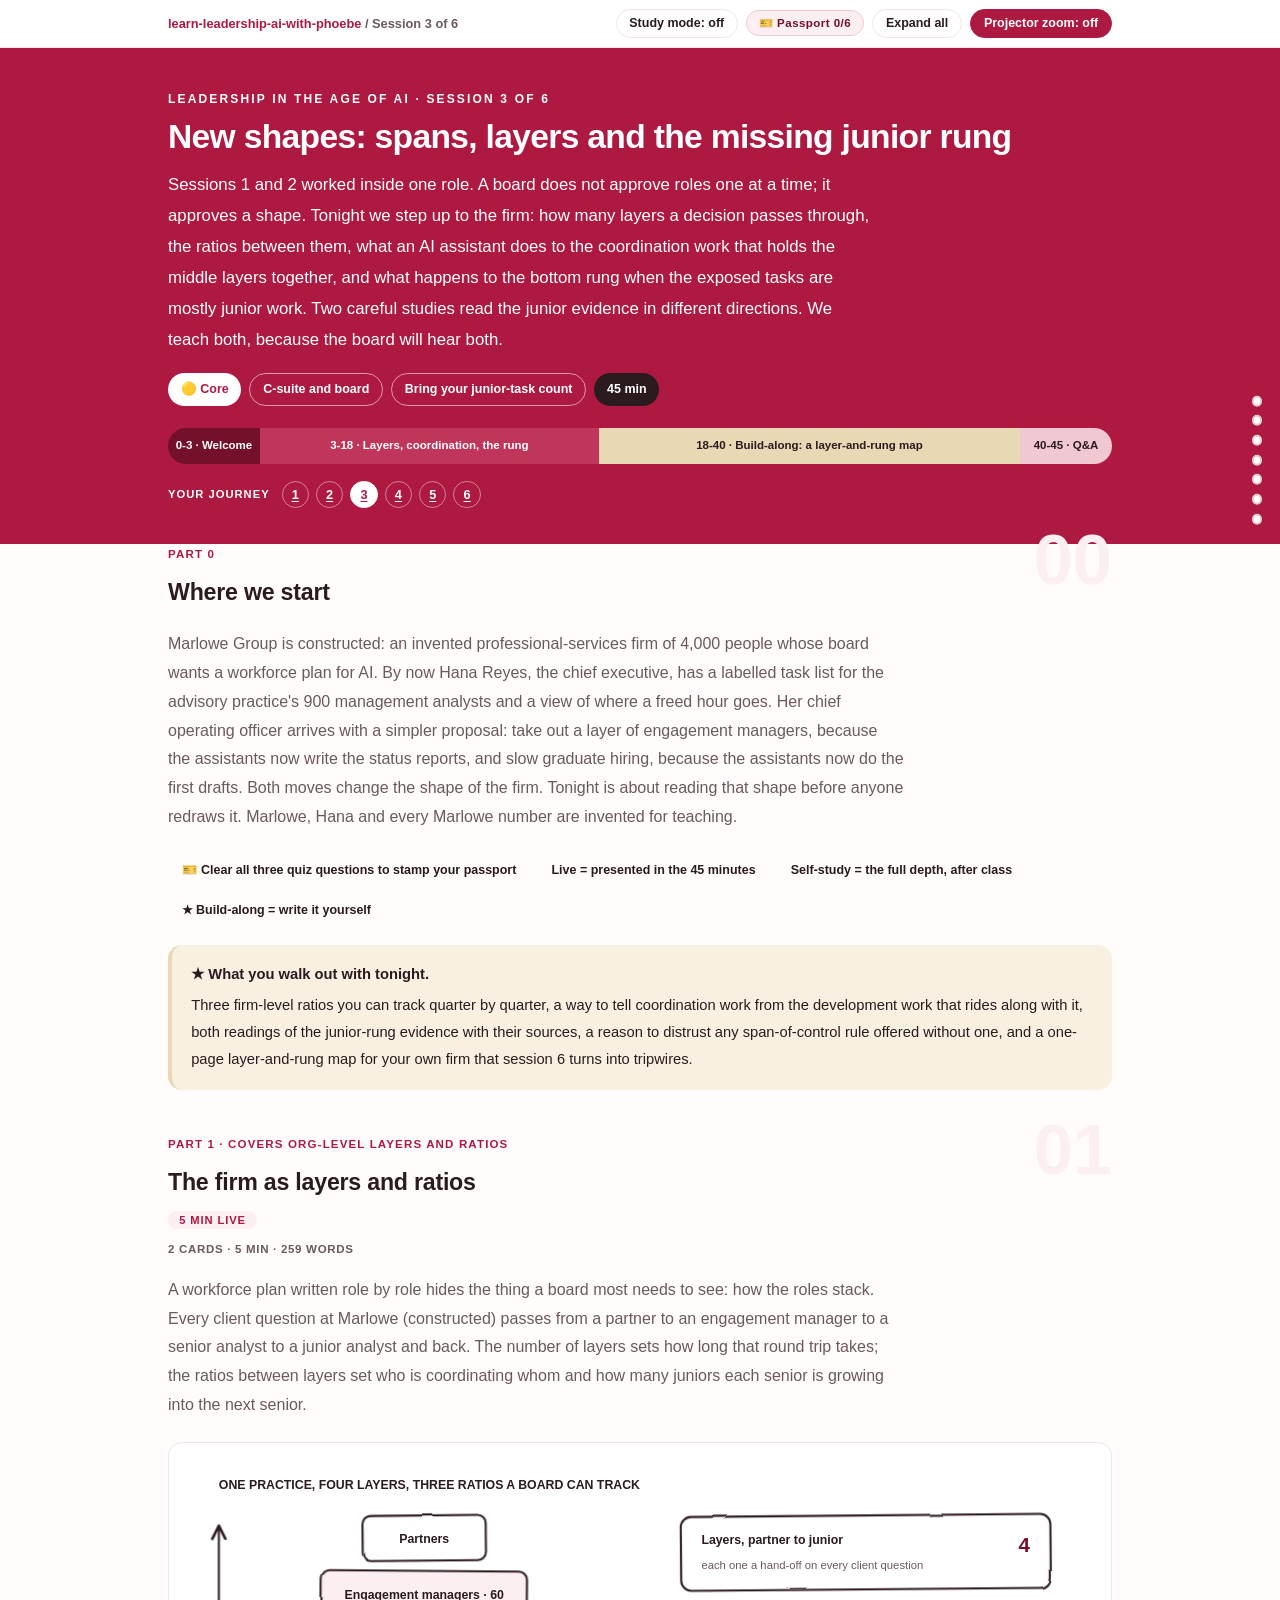
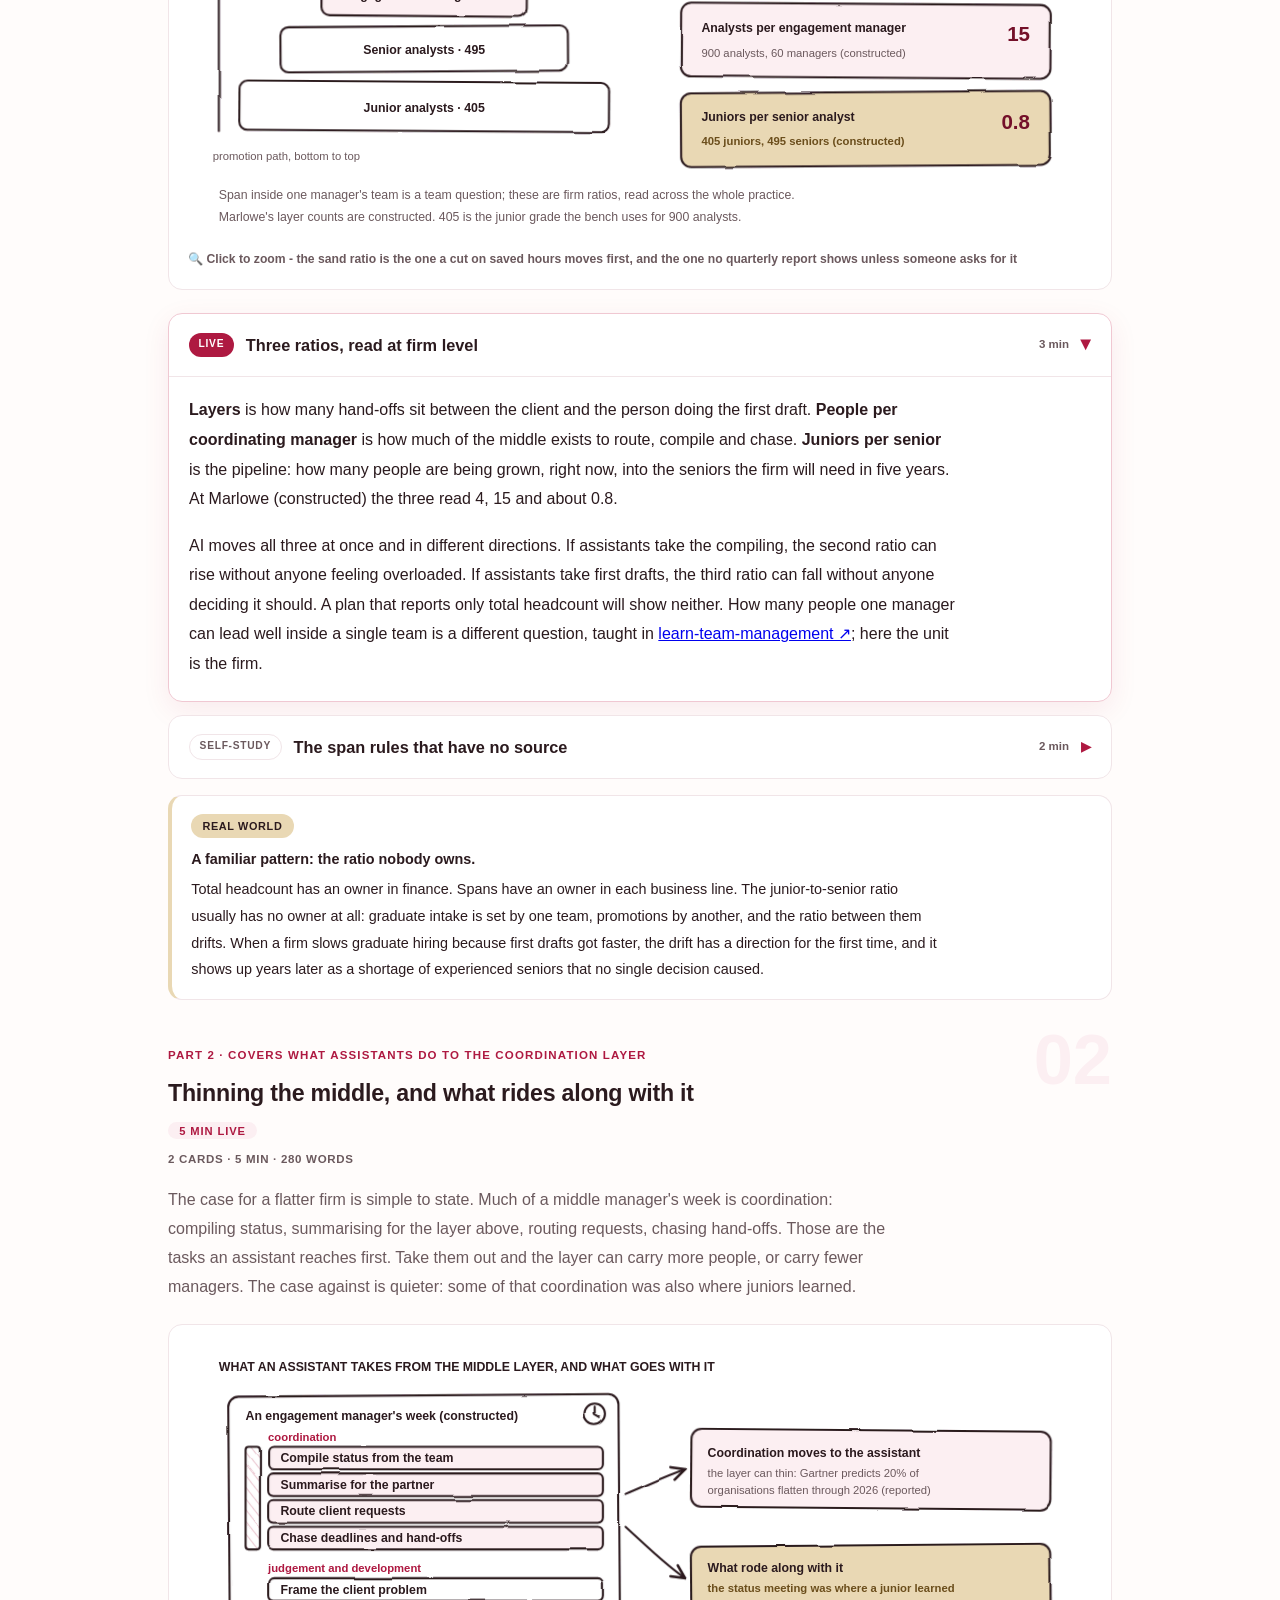
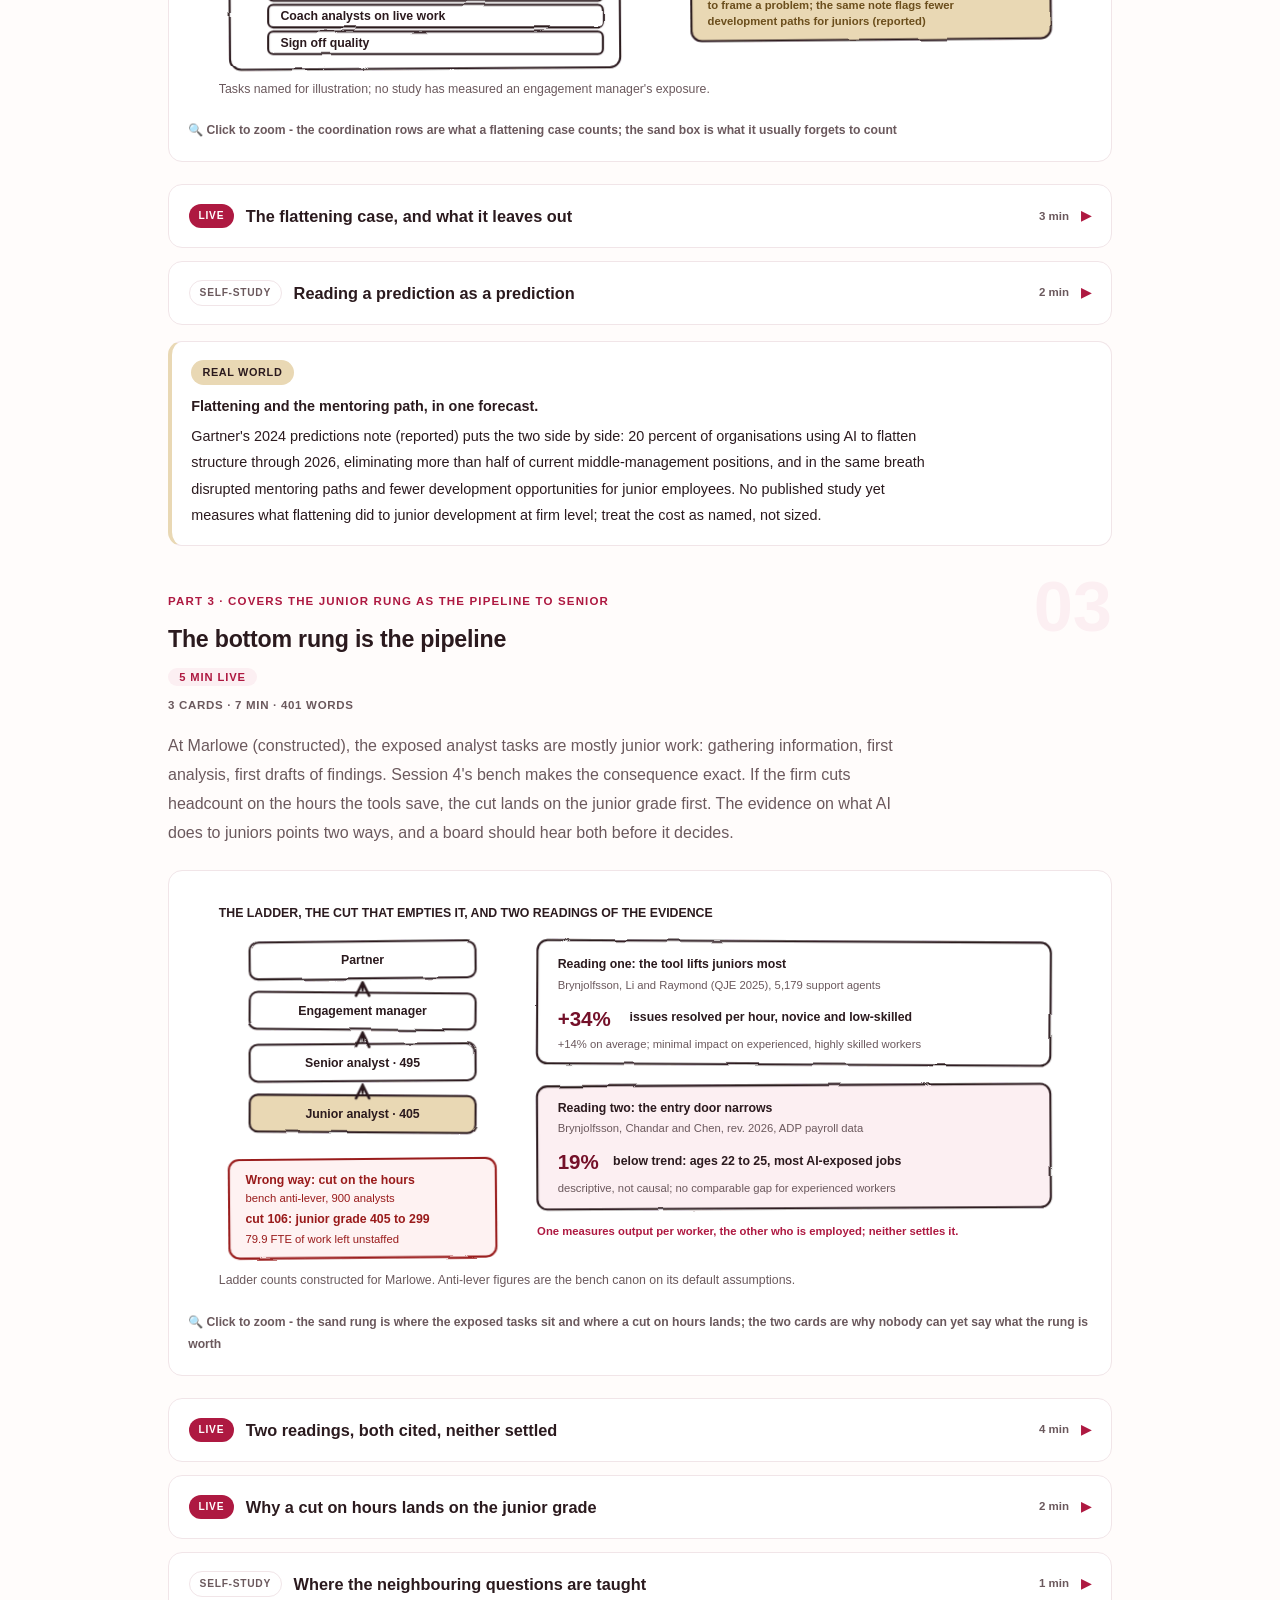
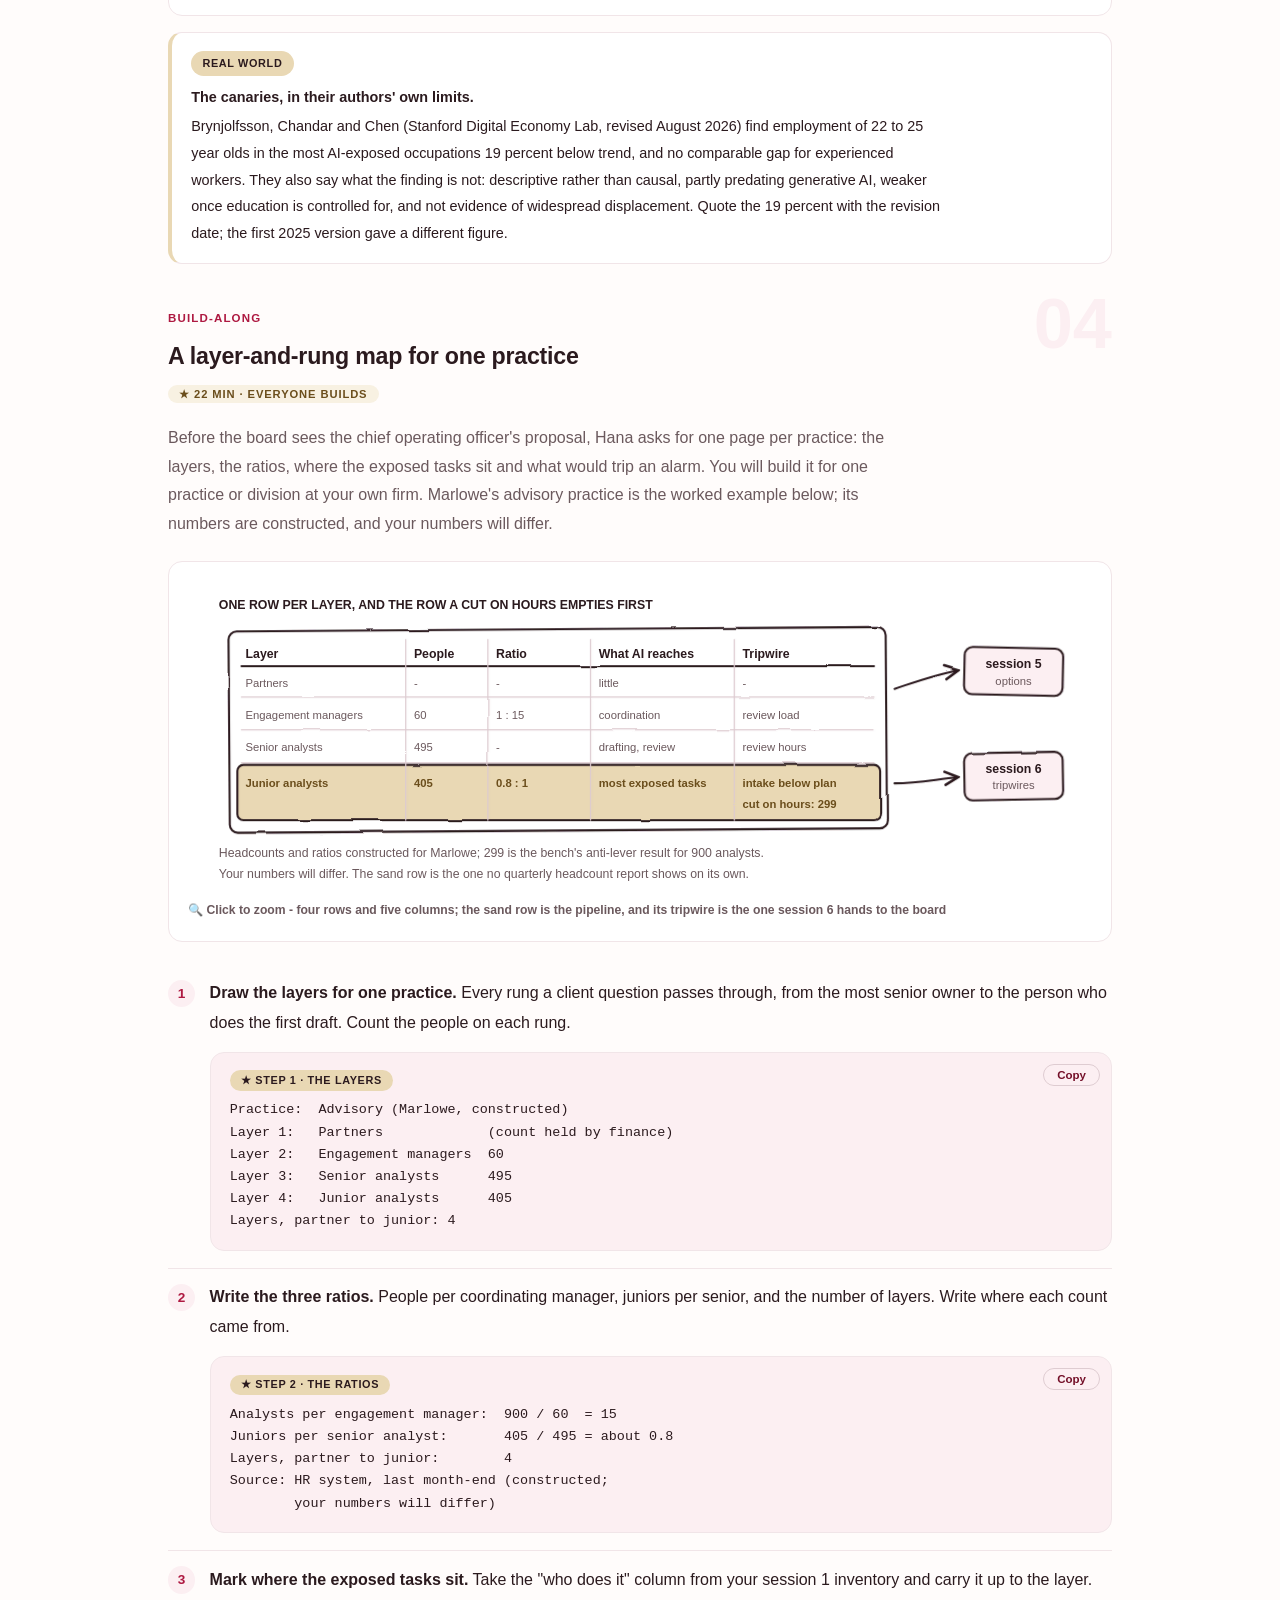
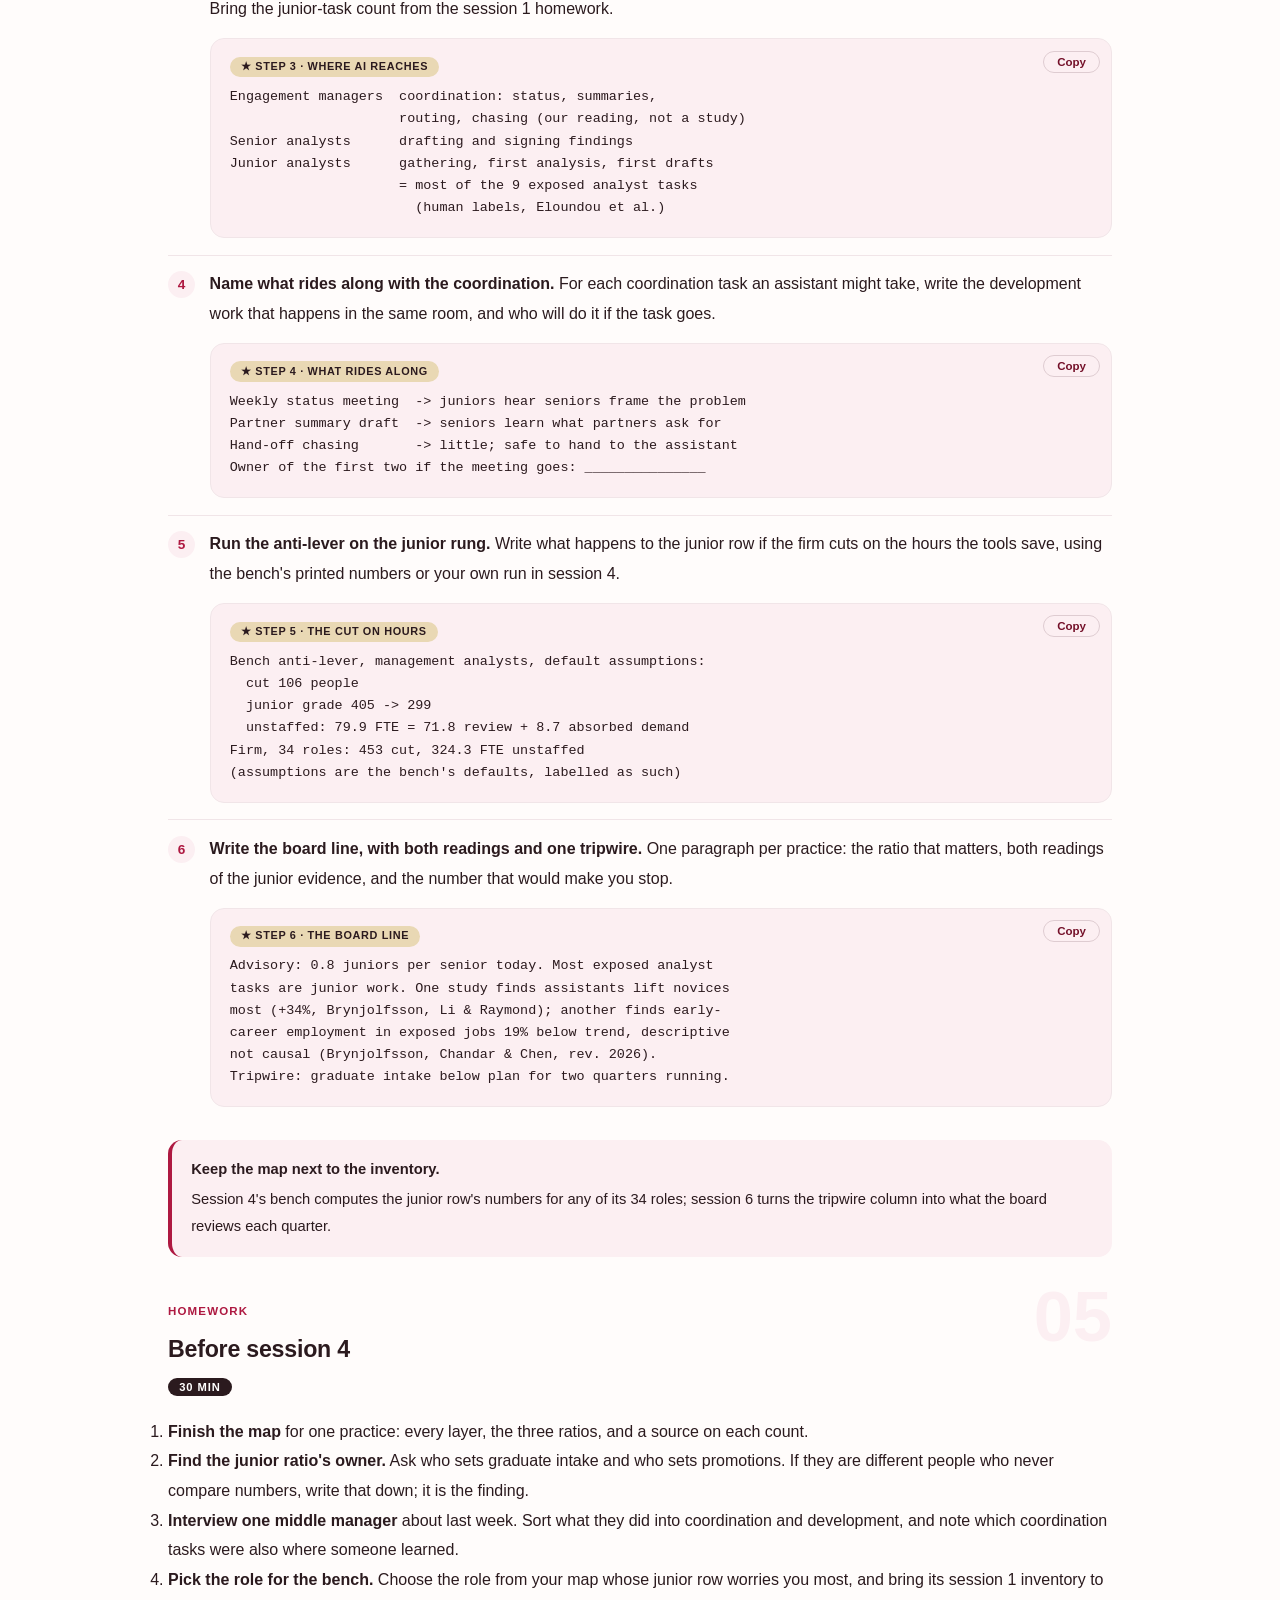
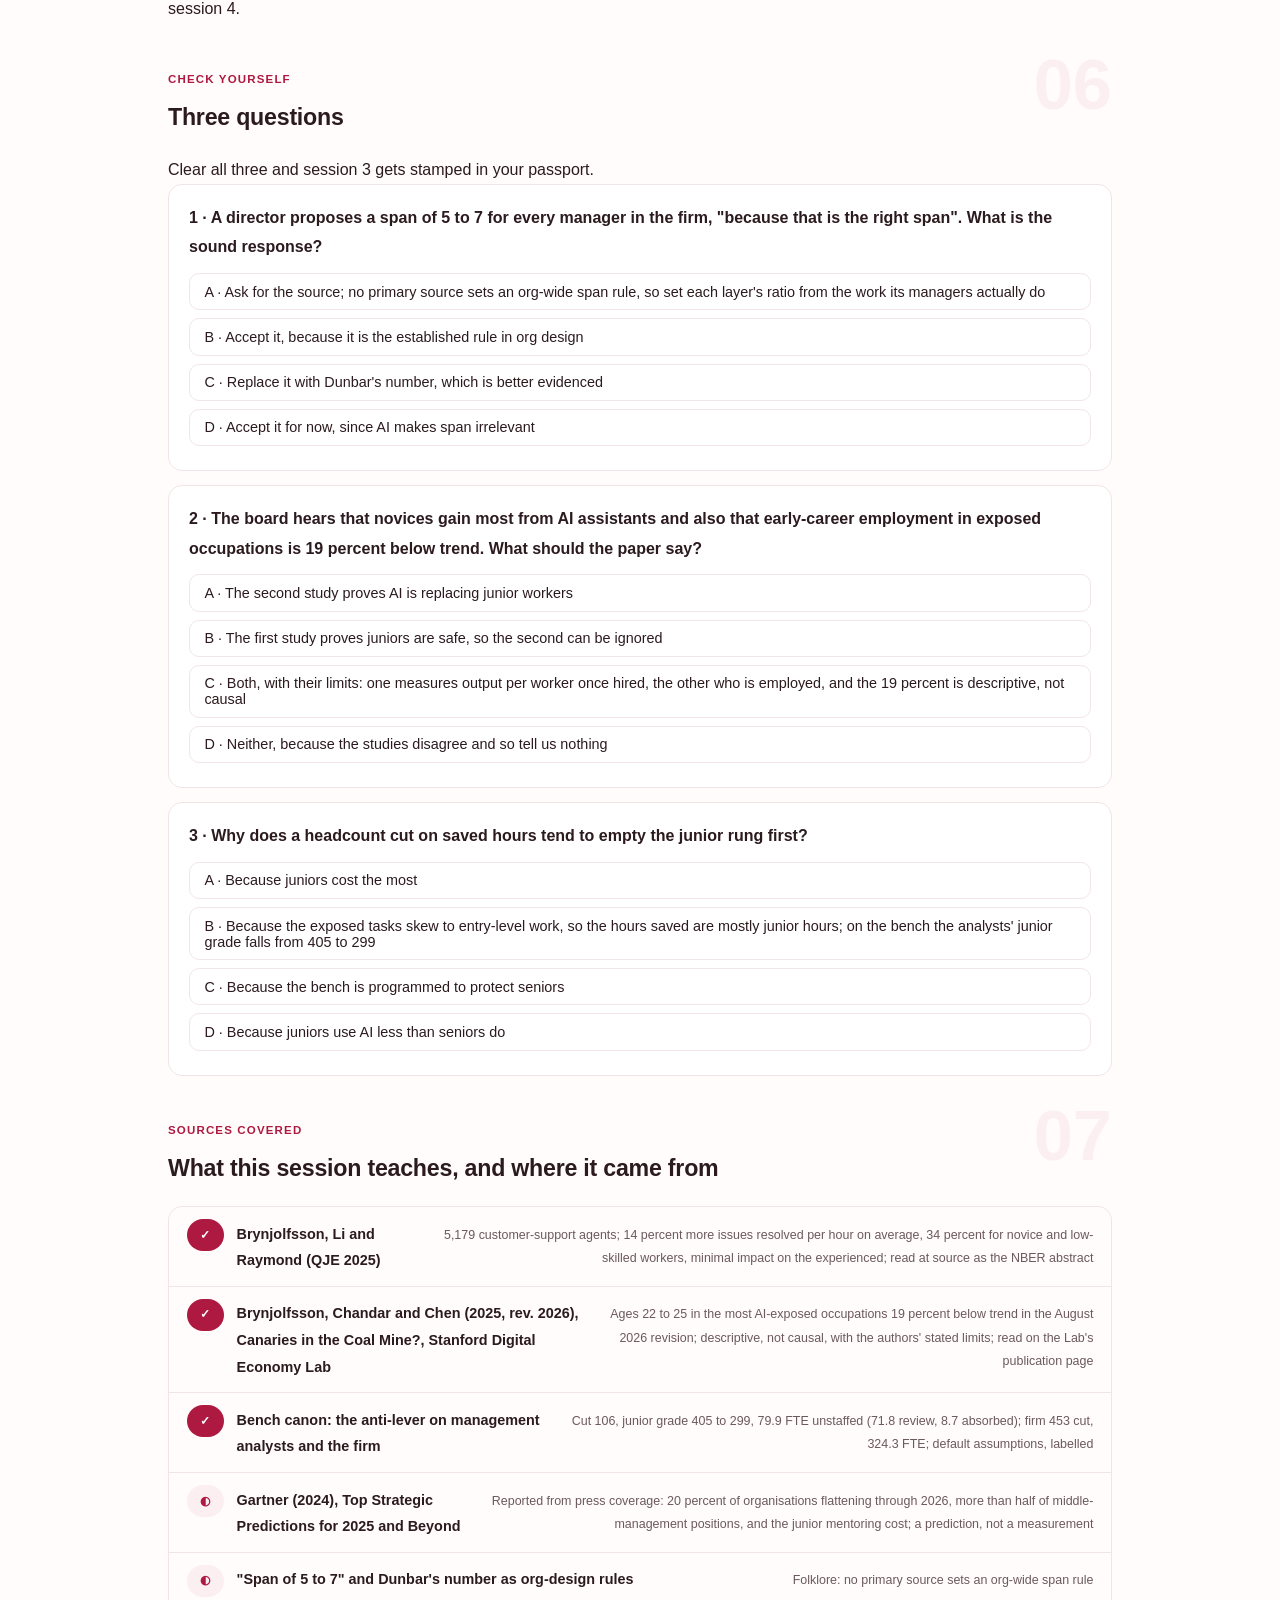
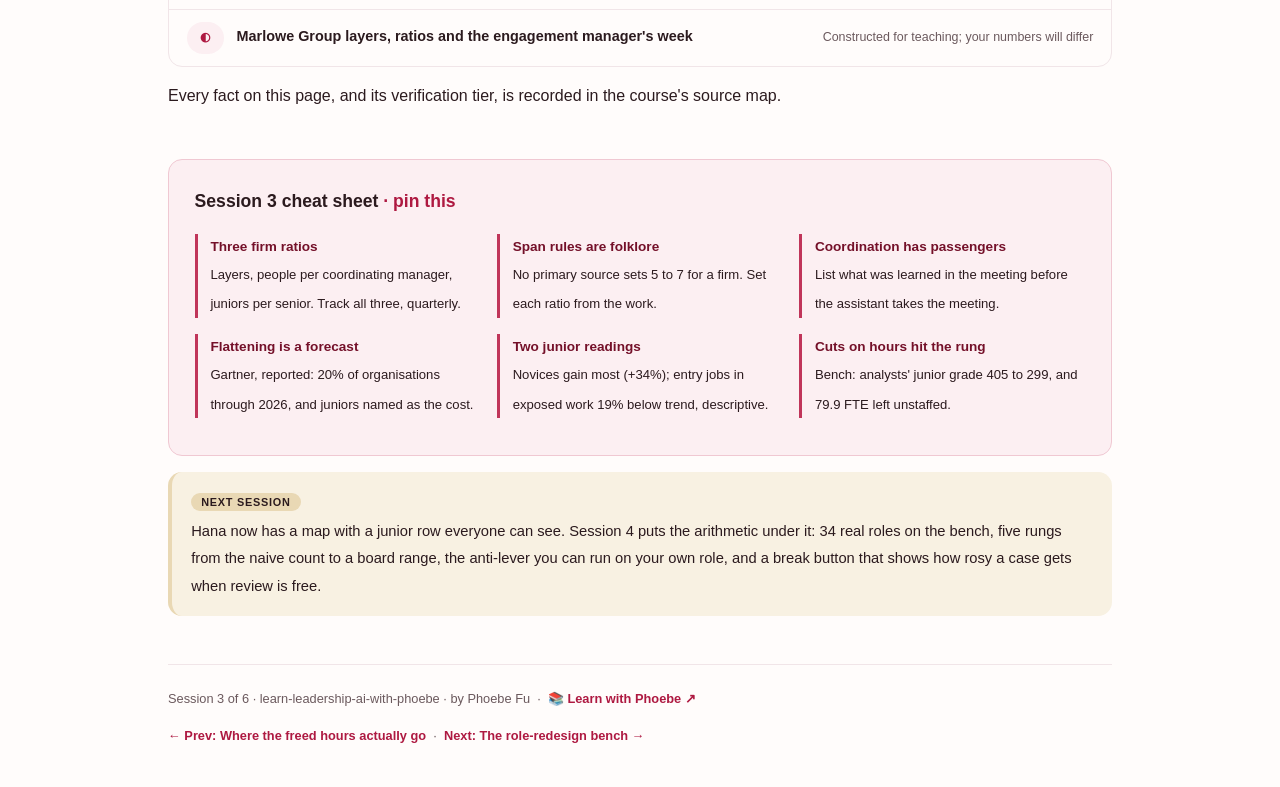
<file: courses/03-spans-layers-junior-rung.html>
<!DOCTYPE html>
<html lang="en">
<head>
<meta charset="UTF-8">
<meta name="viewport" content="width=device-width, initial-scale=1.0">
<!-- social:start -->
<meta name="description" content="Session 3 of 6. Read the firm as layers and ratios, see what AI assistants do to coordination work and to the mentoring that rides along with it, and treat the junior rung as the pipeline to senior. Two studies read the junior evidence differently; both are taught. Build-along: a layer-and-rung map for the advisory practice at Marlowe Group, a constructed firm.">
<meta property="og:type" content="article">
<meta property="og:site_name" content="Learn with Phoebe">
<meta property="og:title" content="New shapes: spans, layers and the missing junior rung - learn leadership ai with phoebe">
<meta property="og:description" content="Session 3 of 6. The cut that looks cheapest lands on the bottom rung, and the bottom rung is where the next decade's seniors come from.">
<meta property="og:url" content="https://phoebefu6.github.io/learn-leadership-ai-with-phoebe/courses/03-spans-layers-junior-rung.html">
<meta property="og:image" content="https://phoebefu6.github.io/learn-leadership-ai-with-phoebe/assets/og-cover.png">
<meta property="og:image:width" content="1200">
<meta property="og:image:height" content="630">
<meta name="twitter:card" content="summary_large_image">
<meta name="twitter:title" content="New shapes: spans, layers and the missing junior rung - learn leadership ai with phoebe">
<meta name="twitter:description" content="Session 3 of 6. Layers, ratios, the coordination layer and the junior rung as the pipeline to senior.">
<meta name="twitter:image" content="https://phoebefu6.github.io/learn-leadership-ai-with-phoebe/assets/og-cover.png">
<!-- social:end -->
<title>Session 3 · New shapes: spans, layers and the missing junior rung - learn leadership ai with phoebe</title>
<link rel="stylesheet" href="../assets/style.css?v=2">
</head>
<body>

<div class="toolbar">
  <div class="wrap">
    <span class="crumb"><a href="../index.html">learn-leadership-ai-with-phoebe</a> / Session 3 of 6</span>
    <button class="btn" id="toggle-all" type="button">Expand all</button>
    <button class="btn primary" id="zoom-toggle" type="button">Projector zoom: off</button>
  </div>
</div>

<header class="masthead">
  <div class="wrap">
    <div class="eyebrow">Leadership in the Age of AI · Session 3 of 6</div>
    <h1>New shapes: spans, layers and the <span class="accent">missing junior rung</span></h1>
    <p class="sub">Sessions 1 and 2 worked inside one role. A board does not approve roles one at a time; it approves a shape. Tonight we step up to the firm: how many layers a decision passes through, the ratios between them, what an AI assistant does to the coordination work that holds the middle layers together, and what happens to the bottom rung when the exposed tasks are mostly junior work. Two careful studies read the junior evidence in different directions. We teach both, because the board will hear both.</p>
    <div class="chip-row">
      <span class="chip level">🟡 Core</span>
      <span class="chip audience">C-suite and board</span>
      <span class="chip audience">Bring your junior-task count</span>
      <span class="chip time">45 min</span>
    </div>
    <div class="agenda">
      <span class="a1" style="flex:1">0-3 · Welcome</span>
      <span class="a2" style="flex:4">3-18 · Layers, coordination, the rung</span>
      <span class="a3" style="flex:5">18-40 · Build-along: a layer-and-rung map</span>
      <span class="a4" style="flex:1">40-45 · Q&amp;A</span>
    </div>
  </div>
</header>

<main class="wrap">

  <section class="section" id="intro">
    <div class="section-kicker">
      <span class="klabel">Part 0</span>
      <h2>Where we start</h2>
    </div>
    <p class="lede">Marlowe Group is constructed: an invented professional-services firm of 4,000 people whose board wants a workforce plan for AI. By now Hana Reyes, the chief executive, has a labelled task list for the advisory practice's 900 management analysts and a view of where a freed hour goes. Her chief operating officer arrives with a simpler proposal: take out a layer of engagement managers, because the assistants now write the status reports, and slow graduate hiring, because the assistants now do the first drafts. Both moves change the shape of the firm. Tonight is about reading that shape before anyone redraws it. Marlowe, Hana and every Marlowe number are invented for teaching.</p>

    <div class="legend">
      <span class="pill">🎫 Clear all three quiz questions to stamp your passport</span>
      <span class="pill">Live = presented in the 45 minutes</span>
      <span class="pill">Self-study = the full depth, after class</span>
      <span class="pill">★ Build-along = write it yourself</span>
    </div>

    <div class="callout win">
      <p><strong>★ What you walk out with tonight.</strong> Three firm-level ratios you can track quarter by quarter, a way to tell coordination work from the development work that rides along with it, both readings of the junior-rung evidence with their sources, a reason to distrust any span-of-control rule offered without one, and a one-page layer-and-rung map for your own firm that session 6 turns into tripwires.</p>
    </div>
  </section>

  <section class="section" id="part-1">
    <div class="section-kicker">
      <span class="klabel">Part 1 · covers org-level layers and ratios</span>
      <h2>The firm as layers and ratios</h2>
      <span class="tag concept">5 min live</span>
    </div>
    <p class="lede">A workforce plan written role by role hides the thing a board most needs to see: how the roles stack. Every client question at Marlowe (constructed) passes from a partner to an engagement manager to a senior analyst to a junior analyst and back. The number of layers sets how long that round trip takes; the ratios between layers set who is coordinating whom and how many juniors each senior is growing into the next senior.</p>

    <figure class="zoomable">
      <svg viewBox="0 0 880 366" xmlns="http://www.w3.org/2000/svg" role="img" aria-label="Marlowe's advisory practice drawn as four layers: partners at the top, then engagement managers, 60 of them, then 495 senior analysts, then 405 junior analysts at the bottom, with a promotion path running from the bottom layer to the top. Beside it, three firm-level ratios: four layers from partner to junior, 15 analysts per engagement manager, and about 0.8 juniors per senior analyst. All Marlowe counts are constructed.">
        <defs>
          <filter id="s3aSk" x="-3%" y="-3%" width="106%" height="106%"><feTurbulence type="fractalNoise" baseFrequency="0.02" numOctaves="2" seed="51" result="n"/><feDisplacementMap in="SourceGraphic" in2="n" scale="2.4" xChannelSelector="R" yChannelSelector="G"/></filter>
          <marker id="s3aAr" viewBox="0 0 10 10" refX="9" refY="5" markerWidth="8" markerHeight="8" orient="auto"><path d="M1 1 L9 5 L1 9" fill="none" stroke="#2B1A1E" stroke-width="1.6" stroke-linecap="round"/></marker>
        </defs>
        <style>
          .s3aH { font: 800 12px Inter, sans-serif; fill: #2B1A1E; }
          .s3aL { font: 600 12px Inter, sans-serif; fill: #2B1A1E; }
          .s3aS { font: 400 11px Inter, sans-serif; fill: #6B595D; }
          .s3aB { font: 800 11px Inter, sans-serif; fill: #6B4E1C; }
          .s3aV { font: 800 20px Inter, sans-serif; fill: #741029; }
          .s3aN { font: 400 12px Inter, sans-serif; fill: #6B595D; }
        </style>

        <text class="s3aH" x="30" y="26">ONE PRACTICE, FOUR LAYERS, THREE RATIOS A BOARD CAN TRACK</text>

        <g filter="url(#s3aSk)" fill="none" stroke="#2B1A1E" stroke-width="2" stroke-linecap="round" stroke-linejoin="round">
          <rect x="170" y="52" width="120" height="44" rx="8" transform="rotate(-0.6 230 74)" fill="#FFFFFF"/>
          <rect x="130" y="106" width="200" height="44" rx="8" transform="rotate(0.5 230 128)" fill="#FCEFF2"/>
          <rect x="90" y="160" width="280" height="44" rx="8" transform="rotate(-0.4 230 182)" fill="#FFFFFF"/>
          <rect x="50" y="214" width="360" height="48" rx="8" transform="rotate(0.4 230 238)" fill="#FFFFFF"/>
          <path d="M30 262 L30 62" marker-end="url(#s3aAr)"/>
          <rect x="480" y="52" width="360" height="72" rx="10" transform="rotate(-0.5 660 88)" fill="#FFFFFF"/>
          <rect x="480" y="138" width="360" height="72" rx="10" transform="rotate(0.4 660 174)" fill="#FCEFF2"/>
          <rect x="480" y="224" width="360" height="72" rx="10" transform="rotate(-0.4 660 260)" fill="#E9D8B4"/>
        </g>

        <text class="s3aL" x="230" y="79" text-anchor="middle">Partners</text>
        <text class="s3aL" x="230" y="133" text-anchor="middle">Engagement managers · 60</text>
        <text class="s3aL" x="230" y="187" text-anchor="middle">Senior analysts · 495</text>
        <text class="s3aL" x="230" y="243" text-anchor="middle">Junior analysts · 405</text>
        <text class="s3aS" x="24" y="290">promotion path, bottom to top</text>

        <text class="s3aL" x="500" y="80">Layers, partner to junior</text>
        <text class="s3aS" x="500" y="104">each one a hand-off on every client question</text>
        <text class="s3aV" x="820" y="88" text-anchor="end">4</text>
        <text class="s3aL" x="500" y="166">Analysts per engagement manager</text>
        <text class="s3aS" x="500" y="190">900 analysts, 60 managers (constructed)</text>
        <text class="s3aV" x="820" y="174" text-anchor="end">15</text>
        <text class="s3aL" x="500" y="252">Juniors per senior analyst</text>
        <text class="s3aB" x="500" y="276">405 juniors, 495 seniors (constructed)</text>
        <text class="s3aV" x="820" y="260" text-anchor="end">0.8</text>

        <text class="s3aN" x="30" y="328">Span inside one manager's team is a team question; these are firm ratios, read across the whole practice.</text>
        <text class="s3aN" x="30" y="350">Marlowe's layer counts are constructed. 405 is the junior grade the bench uses for 900 analysts.</text>
      </svg>
      <figcaption>🔍 Click to zoom - the sand ratio is the one a cut on saved hours moves first, and the one no quarterly report shows unless someone asks for it</figcaption>
    </figure>

    <details class="card" open>
      <summary><span class="mode live">Live</span>Three ratios, read at firm level<span class="mini">3 min</span><span class="caret">▶</span></summary>
      <div class="body">
        <p><strong>Layers</strong> is how many hand-offs sit between the client and the person doing the first draft. <strong>People per coordinating manager</strong> is how much of the middle exists to route, compile and chase. <strong>Juniors per senior</strong> is the pipeline: how many people are being grown, right now, into the seniors the firm will need in five years. At Marlowe (constructed) the three read 4, 15 and about 0.8.</p>
        <p>AI moves all three at once and in different directions. If assistants take the compiling, the second ratio can rise without anyone feeling overloaded. If assistants take first drafts, the third ratio can fall without anyone deciding it should. A plan that reports only total headcount will show neither. How many people one manager can lead well inside a single team is a different question, taught in <a href="https://phoebefu6.github.io/learn-team-management-with-phoebe/">learn-team-management ↗</a>; here the unit is the firm.</p>
      </div>
    </details>

    <details class="card">
      <summary><span class="mode self">Self-study</span>The span rules that have no source<span class="mini">2 min</span><span class="caret">▶</span></summary>
      <div class="body">
        <p>"The right span of control is 5 to 7" and "Dunbar's number" turn up in almost every org-design deck. As rules for how a whole firm should be layered, no primary source sets either one. Treat them as folklore: a number that sounds measured and is not.</p>
        <p>The professional norm is to set a ratio from the work, not from a rule of thumb. A manager whose week is mostly compiling status can carry more people once an assistant compiles; a manager whose week is mostly coaching on live client work cannot. Write down which kind of week each layer has before you change its ratio, and say where the number came from when you present it.</p>
      </div>
    </details>

    <div class="callout example">
      <span class="ex-pill">Real world</span>
      <p><strong>A familiar pattern: the ratio nobody owns.</strong> Total headcount has an owner in finance. Spans have an owner in each business line. The junior-to-senior ratio usually has no owner at all: graduate intake is set by one team, promotions by another, and the ratio between them drifts. When a firm slows graduate hiring because first drafts got faster, the drift has a direction for the first time, and it shows up years later as a shortage of experienced seniors that no single decision caused.</p>
    </div>
  </section>

  <section class="section" id="part-2">
    <div class="section-kicker">
      <span class="klabel">Part 2 · covers what assistants do to the coordination layer</span>
      <h2>Thinning the middle, and what rides along with it</h2>
      <span class="tag concept">5 min live</span>
    </div>
    <p class="lede">The case for a flatter firm is simple to state. Much of a middle manager's week is coordination: compiling status, summarising for the layer above, routing requests, chasing hand-offs. Those are the tasks an assistant reaches first. Take them out and the layer can carry more people, or carry fewer managers. The case against is quieter: some of that coordination was also where juniors learned.</p>

    <figure class="zoomable">
      <svg viewBox="0 0 880 356" xmlns="http://www.w3.org/2000/svg" role="img" aria-label="An engagement manager's week at Marlowe, constructed, split into coordination work, compile status from the team, summarise for the partner, route client requests, chase deadlines and hand-offs, and judgement and development work, frame the client problem, coach analysts on live work, sign off quality. An arrow from the coordination work leads to a box saying it moves to the assistant and the layer can thin, as Gartner predicts for 20 percent of organisations through 2026, reported. A second arrow leads to a box naming what rode along with it: the status meeting was where a junior learned to frame a problem, and the same Gartner note flags fewer development paths for juniors.">
        <defs>
          <filter id="s3bSk" x="-3%" y="-3%" width="106%" height="106%"><feTurbulence type="fractalNoise" baseFrequency="0.02" numOctaves="2" seed="63" result="n"/><feDisplacementMap in="SourceGraphic" in2="n" scale="2.4" xChannelSelector="R" yChannelSelector="G"/></filter>
          <pattern id="s3bHc" patternUnits="userSpaceOnUse" width="7" height="7" patternTransform="rotate(-38)"><line x1="0" y1="0" x2="0" y2="7" stroke="#AE1941" stroke-width="1" opacity=".5"/></pattern>
          <marker id="s3bAr" viewBox="0 0 10 10" refX="9" refY="5" markerWidth="8" markerHeight="8" orient="auto"><path d="M1 1 L9 5 L1 9" fill="none" stroke="#2B1A1E" stroke-width="1.6" stroke-linecap="round"/></marker>
        </defs>
        <style>
          .s3bH { font: 800 12px Inter, sans-serif; fill: #2B1A1E; }
          .s3bL { font: 600 12px Inter, sans-serif; fill: #2B1A1E; }
          .s3bS { font: 400 11px Inter, sans-serif; fill: #6B595D; }
          .s3bB { font: 800 11px Inter, sans-serif; fill: #6B4E1C; }
          .s3bA { font: 700 11px Inter, sans-serif; fill: #AE1941; }
          .s3bN { font: 400 12px Inter, sans-serif; fill: #6B595D; }
        </style>

        <text class="s3bH" x="30" y="26">WHAT AN ASSISTANT TAKES FROM THE MIDDLE LAYER, AND WHAT GOES WITH IT</text>

        <g filter="url(#s3bSk)" fill="none" stroke="#2B1A1E" stroke-width="2" stroke-linecap="round" stroke-linejoin="round">
          <rect x="40" y="50" width="380" height="266" rx="10" transform="rotate(-0.4 230 183)" fill="#FFFFFF"/>
          <circle cx="396" cy="68" r="10" fill="#FFFFFF"/>
          <path d="M396 68 L396 61 M396 68 L401 71"/>
          <rect x="56" y="100" width="14" height="100" rx="3" fill="url(#s3bHc)"/>
          <rect x="78" y="100" width="326" height="22" rx="5" fill="#FCEFF2"/>
          <rect x="78" y="126" width="326" height="22" rx="5" fill="#FCEFF2"/>
          <rect x="78" y="152" width="326" height="22" rx="5" fill="#FCEFF2"/>
          <rect x="78" y="178" width="326" height="22" rx="5" fill="#FCEFF2"/>
          <rect x="78" y="228" width="326" height="22" rx="5" fill="#FFFFFF"/>
          <rect x="78" y="254" width="326" height="22" rx="5" fill="#FFFFFF"/>
          <rect x="78" y="280" width="326" height="22" rx="5" fill="#FFFFFF"/>
          <path d="M426 146 C450 136 466 128 484 122" marker-end="url(#s3bAr)"/>
          <path d="M426 178 C450 200 466 216 484 228" marker-end="url(#s3bAr)"/>
          <rect x="490" y="84" width="350" height="76" rx="10" transform="rotate(0.5 665 122)" fill="#FCEFF2"/>
          <rect x="490" y="196" width="350" height="92" rx="10" transform="rotate(-0.5 665 242)" fill="#E9D8B4"/>
        </g>

        <text class="s3bL" x="56" y="74">An engagement manager's week (constructed)</text>
        <text class="s3bA" x="78" y="94">coordination</text>
        <text class="s3bL" x="90" y="115">Compile status from the team</text>
        <text class="s3bL" x="90" y="141">Summarise for the partner</text>
        <text class="s3bL" x="90" y="167">Route client requests</text>
        <text class="s3bL" x="90" y="193">Chase deadlines and hand-offs</text>
        <text class="s3bA" x="78" y="222">judgement and development</text>
        <text class="s3bL" x="90" y="243">Frame the client problem</text>
        <text class="s3bL" x="90" y="269">Coach analysts on live work</text>
        <text class="s3bL" x="90" y="295">Sign off quality</text>

        <text class="s3bL" x="506" y="110">Coordination moves to the assistant</text>
        <text class="s3bS" x="506" y="130">the layer can thin: Gartner predicts 20% of</text>
        <text class="s3bS" x="506" y="146">organisations flatten through 2026 (reported)</text>
        <text class="s3bL" x="506" y="222">What rode along with it</text>
        <text class="s3bB" x="506" y="242">the status meeting was where a junior learned</text>
        <text class="s3bB" x="506" y="258">to frame a problem; the same note flags fewer</text>
        <text class="s3bB" x="506" y="274">development paths for juniors (reported)</text>

        <text class="s3bN" x="30" y="340">Tasks named for illustration; no study has measured an engagement manager's exposure.</text>
      </svg>
      <figcaption>🔍 Click to zoom - the coordination rows are what a flattening case counts; the sand box is what it usually forgets to count</figcaption>
    </figure>

    <details class="card">
      <summary><span class="mode live">Live</span>The flattening case, and what it leaves out<span class="mini">3 min</span><span class="caret">▶</span></summary>
      <div class="body">
        <p>Marlowe's chief operating officer (constructed) proposes taking 20 of the 60 engagement managers out and spreading their analysts across the other 40. On the coordination rows alone the arithmetic works: an assistant compiles the status, drafts the partner summary and tracks the hand-offs. About twenty-two analysts per manager instead of fifteen looks like the same work done by fewer people.</p>
        <p>What it leaves out is the second half of the manager's week. Coaching analysts on live work does not get faster because the status report did; it gets harder with more analysts to coach. And part of what looked like coordination was teaching: the weekly status meeting was where a junior heard a senior frame the client's problem out loud. The professional norm is to list both halves of the layer's work before changing its ratio, and to name who will do the development work the layer used to do as a side effect.</p>
      </div>
    </details>

    <details class="card">
      <summary><span class="mode self">Self-study</span>Reading a prediction as a prediction<span class="mini">2 min</span><span class="caret">▶</span></summary>
      <div class="body">
        <p>Gartner's "Top Strategic Predictions for 2025 and Beyond" (October 2024) is reported here from press coverage, because Gartner's own page could not be read. It predicts that through 2026, 20 percent of organisations will use AI to flatten their structure, eliminating more than half of current middle-management positions. The same note flags the cost: disrupted mentoring paths and fewer development opportunities for junior employees.</p>
        <p>A prediction from an analyst firm is a forecast of what organisations will do, not evidence that doing it works. Quote it as "reported" and as a prediction. It is useful to a board for a narrower reason: the forecaster who expects flattening also names the junior pipeline as its cost, so the two belong on the same page of any plan.</p>
      </div>
    </details>

    <div class="callout example">
      <span class="ex-pill">Real world</span>
      <p><strong>Flattening and the mentoring path, in one forecast.</strong> Gartner's 2024 predictions note (reported) puts the two side by side: 20 percent of organisations using AI to flatten structure through 2026, eliminating more than half of current middle-management positions, and in the same breath disrupted mentoring paths and fewer development opportunities for junior employees. No published study yet measures what flattening did to junior development at firm level; treat the cost as named, not sized.</p>
    </div>
  </section>

  <section class="section" id="part-3">
    <div class="section-kicker">
      <span class="klabel">Part 3 · covers the junior rung as the pipeline to senior</span>
      <h2>The bottom rung is the pipeline</h2>
      <span class="tag concept">5 min live</span>
    </div>
    <p class="lede">At Marlowe (constructed), the exposed analyst tasks are mostly junior work: gathering information, first analysis, first drafts of findings. Session 4's bench makes the consequence exact. If the firm cuts headcount on the hours the tools save, the cut lands on the junior grade first. The evidence on what AI does to juniors points two ways, and a board should hear both before it decides.</p>

    <figure class="zoomable">
      <svg viewBox="0 0 880 400" xmlns="http://www.w3.org/2000/svg" role="img" aria-label="Left: the promotion ladder at Marlowe, constructed, from junior analyst at 405 people up through senior analyst at 495, engagement manager and partner. Below it a wrong-way panel: cutting on the hours saved, the bench's anti-lever, cuts 106 management analysts, takes the junior grade from 405 to 299 and leaves 79.9 FTE of work unstaffed. Right: two readings of the evidence. Reading one, Brynjolfsson, Li and Raymond, 5,179 support agents: issues resolved per hour up 34 percent for novice and low-skilled workers, 14 percent on average, minimal impact for the experienced. Reading two, Brynjolfsson, Chandar and Chen, ADP payroll data: employment of workers aged 22 to 25 in the most AI-exposed occupations 19 percent below trend, descriptive not causal, no comparable gap for experienced workers.">
        <defs>
          <filter id="s3cSk" x="-3%" y="-3%" width="106%" height="106%"><feTurbulence type="fractalNoise" baseFrequency="0.02" numOctaves="2" seed="77" result="n"/><feDisplacementMap in="SourceGraphic" in2="n" scale="2.4" xChannelSelector="R" yChannelSelector="G"/></filter>
          <marker id="s3cAr" viewBox="0 0 10 10" refX="9" refY="5" markerWidth="8" markerHeight="8" orient="auto"><path d="M1 1 L9 5 L1 9" fill="none" stroke="#2B1A1E" stroke-width="1.6" stroke-linecap="round"/></marker>
        </defs>
        <style>
          .s3cH { font: 800 12px Inter, sans-serif; fill: #2B1A1E; }
          .s3cL { font: 600 12px Inter, sans-serif; fill: #2B1A1E; }
          .s3cS { font: 400 11px Inter, sans-serif; fill: #6B595D; }
          .s3cB { font: 800 11px Inter, sans-serif; fill: #6B4E1C; }
          .s3cV { font: 800 20px Inter, sans-serif; fill: #741029; }
          .s3cA { font: 700 11px Inter, sans-serif; fill: #AE1941; }
          .s3cR { font: 800 12px Inter, sans-serif; fill: #991B1B; }
          .s3cQ { font: 400 11px Inter, sans-serif; fill: #991B1B; }
          .s3cN { font: 400 12px Inter, sans-serif; fill: #6B595D; }
        </style>

        <text class="s3cH" x="30" y="26">THE LADDER, THE CUT THAT EMPTIES IT, AND TWO READINGS OF THE EVIDENCE</text>

        <g filter="url(#s3cSk)" fill="none" stroke="#2B1A1E" stroke-width="2" stroke-linecap="round" stroke-linejoin="round">
          <rect x="60" y="50" width="220" height="36" rx="8" transform="rotate(-0.6 170 68)" fill="#FFFFFF"/>
          <rect x="60" y="100" width="220" height="36" rx="8" transform="rotate(0.5 170 118)" fill="#FFFFFF"/>
          <rect x="60" y="150" width="220" height="36" rx="8" transform="rotate(-0.4 170 168)" fill="#FFFFFF"/>
          <rect x="60" y="200" width="220" height="36" rx="8" transform="rotate(0.4 170 218)" fill="#E9D8B4"/>
          <path d="M170 198 L170 190" marker-end="url(#s3cAr)"/>
          <path d="M170 148 L170 140" marker-end="url(#s3cAr)"/>
          <path d="M170 98 L170 90" marker-end="url(#s3cAr)"/>
          <rect x="40" y="262" width="260" height="96" rx="10" transform="rotate(-0.5 170 310)" fill="#FEF2F2" stroke="#991B1B"/>
          <rect x="340" y="50" width="500" height="120" rx="10" transform="rotate(0.3 590 110)" fill="#FFFFFF"/>
          <rect x="340" y="190" width="500" height="120" rx="10" transform="rotate(-0.3 590 250)" fill="#FCEFF2"/>
        </g>

        <text class="s3cL" x="170" y="72" text-anchor="middle">Partner</text>
        <text class="s3cL" x="170" y="122" text-anchor="middle">Engagement manager</text>
        <text class="s3cL" x="170" y="172" text-anchor="middle">Senior analyst · 495</text>
        <text class="s3cL" x="170" y="222" text-anchor="middle">Junior analyst · 405</text>

        <text class="s3cR" x="56" y="286">Wrong way: cut on the hours</text>
        <text class="s3cQ" x="56" y="304">bench anti-lever, 900 analysts</text>
        <text class="s3cR" x="56" y="324">cut 106: junior grade 405 to 299</text>
        <text class="s3cQ" x="56" y="344">79.9 FTE of work left unstaffed</text>

        <text class="s3cH" x="360" y="76">Reading one: the tool lifts juniors most</text>
        <text class="s3cS" x="360" y="96">Brynjolfsson, Li and Raymond (QJE 2025), 5,179 support agents</text>
        <text class="s3cV" x="360" y="132">+34%</text>
        <text class="s3cL" x="430" y="128">issues resolved per hour, novice and low-skilled</text>
        <text class="s3cS" x="360" y="154">+14% on average; minimal impact on experienced, highly skilled workers</text>

        <text class="s3cH" x="360" y="216">Reading two: the entry door narrows</text>
        <text class="s3cS" x="360" y="236">Brynjolfsson, Chandar and Chen, rev. 2026, ADP payroll data</text>
        <text class="s3cV" x="360" y="272">19%</text>
        <text class="s3cL" x="414" y="268">below trend: ages 22 to 25, most AI-exposed jobs</text>
        <text class="s3cS" x="360" y="294">descriptive, not causal; no comparable gap for experienced workers</text>

        <text class="s3cA" x="340" y="336">One measures output per worker, the other who is employed; neither settles it.</text>
        <text class="s3cN" x="30" y="384">Ladder counts constructed for Marlowe. Anti-lever figures are the bench canon on its default assumptions.</text>
      </svg>
      <figcaption>🔍 Click to zoom - the sand rung is where the exposed tasks sit and where a cut on hours lands; the two cards are why nobody can yet say what the rung is worth</figcaption>
    </figure>

    <details class="card">
      <summary><span class="mode live">Live</span>Two readings, both cited, neither settled<span class="mini">4 min</span><span class="caret">▶</span></summary>
      <div class="body">
        <p><strong>Reading one.</strong> Brynjolfsson, Li and Raymond studied 5,179 customer-support agents given an AI assistant. Issues resolved per hour rose 14 percent on average, by 34 percent for novice and low-skilled workers, with minimal impact on experienced and highly skilled ones. Read for a board: the tool narrows the gap between a new hire and an experienced one, so a junior with an assistant may be worth more, sooner, than a junior without.</p>
        <p><strong>Reading two.</strong> Brynjolfsson, Chandar and Chen, in the August 2026 revision of "Canaries in the Coal Mine?", use ADP payroll data through June 2026. Employment of workers aged 22 to 25 in the most AI-exposed occupations is 19 percent below where it would be had it kept pace with less-exposed peers, with no comparable gap for experienced workers, and the declines concentrate where AI mainly substitutes for work rather than complements it. The authors call these facts descriptive, not causal: some trends predate generative AI, the gap weakens when education is controlled for, and they find no evidence of widespread economy-wide displacement.</p>
        <p>The two do not contradict each other so much as measure different things: one, what a junior produces once hired; the other, how many juniors are hired at all. A board paper should carry both, with their limits, and should not claim either one settles what the rung is worth at your firm.</p>
      </div>
    </details>

    <details class="card">
      <summary><span class="mode live">Live</span>Why a cut on hours lands on the junior grade<span class="mini">2 min</span><span class="caret">▶</span></summary>
      <div class="body">
        <p>The bench's anti-lever is a stated model: exposed tasks skew to entry-level work, which is consistent with both studies above, so a cut "on the hours" is taken from the junior grade first. On its default assumptions, for Marlowe's 900 management analysts (constructed headcount), the cut is 106 people, the junior grade falls from 405 to 299, and 79.9 FTE of work is left unstaffed: 71.8 FTE of review the cut forgot and 8.7 FTE of demand that came back. Across the firm's 34 roles the same move cuts 453 people and leaves 324.3 FTE unstaffed.</p>
        <p>The junior loss does not show in year one. It shows when the firm needs seniors and has a thinner layer to promote from. Session 4 lets you run the anti-lever on your own role; session 6 turns junior intake into a tripwire the board watches.</p>
      </div>
    </details>

    <details class="card">
      <summary><span class="mode self">Self-study</span>Where the neighbouring questions are taught<span class="mini">1 min</span><span class="caret">▶</span></summary>
      <div class="body">
        <p>How to hire juniors fairly when screening changes: <a href="https://phoebefu6.github.io/learn-ai-hr-with-phoebe/">learn-ai-hr ↗</a>. How to part well with people whose roles end: <a href="https://phoebefu6.github.io/learn-performance-management-with-phoebe/">learn-performance-management ↗</a>. The labour economics of displacement and reinstatement: <a href="https://phoebefu6.github.io/learn-economics-with-phoebe/courses/p7-labour-economics-of-ai.html">Economics, session 7 ↗</a>.</p>
      </div>
    </details>

    <div class="callout example">
      <span class="ex-pill">Real world</span>
      <p><strong>The canaries, in their authors' own limits.</strong> Brynjolfsson, Chandar and Chen (Stanford Digital Economy Lab, revised August 2026) find employment of 22 to 25 year olds in the most AI-exposed occupations 19 percent below trend, and no comparable gap for experienced workers. They also say what the finding is not: descriptive rather than causal, partly predating generative AI, weaker once education is controlled for, and not evidence of widespread displacement. Quote the 19 percent with the revision date; the first 2025 version gave a different figure.</p>
    </div>
  </section>

  <section class="section" id="demo-1">
    <div class="section-kicker">
      <span class="klabel">Build-along</span>
      <h2>A layer-and-rung map for one practice</h2>
      <span class="tag demo">★ 22 min · everyone builds</span>
    </div>
    <p class="lede">Before the board sees the chief operating officer's proposal, Hana asks for one page per practice: the layers, the ratios, where the exposed tasks sit and what would trip an alarm. You will build it for one practice or division at your own firm. Marlowe's advisory practice is the worked example below; its numbers are constructed, and your numbers will differ.</p>

    <figure class="zoomable">
      <svg viewBox="0 0 880 300" xmlns="http://www.w3.org/2000/svg" role="img" aria-label="The layer-and-rung map as a sheet with one row per layer and five columns: layer, people, ratio, what AI reaches, and the tripwire to watch. Partners: no ratio, AI reaches little. Engagement managers, 60, one to 15, AI reaches coordination, watch review load. Senior analysts, 495, AI reaches drafting and review, watch review hours. Junior analysts, 405, about 0.8 per senior, AI reaches most exposed tasks, watch intake below plan; a cut on hours takes them to 299. Arrows lead from the sheet to session 5, options per role, and session 6, tripwires.">
        <defs>
          <filter id="s3dSk" x="-3%" y="-3%" width="106%" height="106%"><feTurbulence type="fractalNoise" baseFrequency="0.02" numOctaves="2" seed="89" result="n"/><feDisplacementMap in="SourceGraphic" in2="n" scale="2.4" xChannelSelector="R" yChannelSelector="G"/></filter>
          <marker id="s3dAr" viewBox="0 0 10 10" refX="9" refY="5" markerWidth="8" markerHeight="8" orient="auto"><path d="M1 1 L9 5 L1 9" fill="none" stroke="#2B1A1E" stroke-width="1.6" stroke-linecap="round"/></marker>
        </defs>
        <style>
          .s3dH { font: 800 12px Inter, sans-serif; fill: #2B1A1E; }
          .s3dL { font: 600 12px Inter, sans-serif; fill: #2B1A1E; }
          .s3dS { font: 400 11px Inter, sans-serif; fill: #6B595D; }
          .s3dB { font: 800 11px Inter, sans-serif; fill: #6B4E1C; }
          .s3dN { font: 400 12px Inter, sans-serif; fill: #6B595D; }
        </style>

        <text class="s3dH" x="30" y="26">ONE ROW PER LAYER, AND THE ROW A CUT ON HOURS EMPTIES FIRST</text>

        <g filter="url(#s3dSk)" fill="none" stroke="#2B1A1E" stroke-width="2" stroke-linecap="round" stroke-linejoin="round">
          <rect x="40" y="46" width="640" height="196" rx="8" transform="rotate(-0.4 360 144)" fill="#FFFFFF"/>
          <rect x="48" y="178" width="626" height="54" rx="6" fill="#E9D8B4"/>
          <path d="M52 82 L668 82"/>
          <path d="M52 112 L668 112 M52 144 L668 144 M52 176 L668 176" stroke="#DECCD1" stroke-width="1.2"/>
          <path d="M212 56 L212 232 M292 56 L292 232 M392 56 L392 232 M532 56 L532 232" stroke="#DECCD1" stroke-width="1.2"/>
          <path d="M688 104 C712 96 728 90 750 86" marker-end="url(#s3dAr)"/>
          <path d="M688 196 C712 196 728 192 750 190" marker-end="url(#s3dAr)"/>
          <rect x="756" y="64" width="96" height="46" rx="8" transform="rotate(1.2 804 87)" fill="#FCEFF2"/>
          <rect x="756" y="166" width="96" height="46" rx="8" transform="rotate(-1 804 189)" fill="#FCEFF2"/>
        </g>

        <text class="s3dL" x="56" y="74">Layer</text>
        <text class="s3dL" x="220" y="74">People</text>
        <text class="s3dL" x="300" y="74">Ratio</text>
        <text class="s3dL" x="400" y="74">What AI reaches</text>
        <text class="s3dL" x="540" y="74">Tripwire</text>

        <text class="s3dS" x="56" y="102">Partners</text>
        <text class="s3dS" x="220" y="102">-</text>
        <text class="s3dS" x="300" y="102">-</text>
        <text class="s3dS" x="400" y="102">little</text>
        <text class="s3dS" x="540" y="102">-</text>

        <text class="s3dS" x="56" y="133">Engagement managers</text>
        <text class="s3dS" x="220" y="133">60</text>
        <text class="s3dS" x="300" y="133">1 : 15</text>
        <text class="s3dS" x="400" y="133">coordination</text>
        <text class="s3dS" x="540" y="133">review load</text>

        <text class="s3dS" x="56" y="165">Senior analysts</text>
        <text class="s3dS" x="220" y="165">495</text>
        <text class="s3dS" x="300" y="165">-</text>
        <text class="s3dS" x="400" y="165">drafting, review</text>
        <text class="s3dS" x="540" y="165">review hours</text>

        <text class="s3dB" x="56" y="200">Junior analysts</text>
        <text class="s3dB" x="220" y="200">405</text>
        <text class="s3dB" x="300" y="200">0.8 : 1</text>
        <text class="s3dB" x="400" y="200">most exposed tasks</text>
        <text class="s3dB" x="540" y="200">intake below plan</text>
        <text class="s3dB" x="540" y="220">cut on hours: 299</text>

        <text class="s3dL" x="804" y="84" text-anchor="middle">session 5</text>
        <text class="s3dS" x="804" y="100" text-anchor="middle">options</text>
        <text class="s3dL" x="804" y="186" text-anchor="middle">session 6</text>
        <text class="s3dS" x="804" y="202" text-anchor="middle">tripwires</text>

        <text class="s3dN" x="30" y="268">Headcounts and ratios constructed for Marlowe; 299 is the bench's anti-lever result for 900 analysts.</text>
        <text class="s3dN" x="30" y="288">Your numbers will differ. The sand row is the one no quarterly headcount report shows on its own.</text>
      </svg>
      <figcaption>🔍 Click to zoom - four rows and five columns; the sand row is the pipeline, and its tripwire is the one session 6 hands to the board</figcaption>
    </figure>

    <div class="steps">
      <div class="step">
        <p><strong>Draw the layers for one practice.</strong> Every rung a client question passes through, from the most senior owner to the person who does the first draft. Count the people on each rung.</p>
        <div class="prompt-box good"><span class="label">★ Step 1 · the layers</span>Practice:  Advisory (Marlowe, constructed)
Layer 1:   Partners             (count held by finance)
Layer 2:   Engagement managers  60
Layer 3:   Senior analysts      495
Layer 4:   Junior analysts      405
Layers, partner to junior: 4</div>
      </div>
      <div class="step">
        <p><strong>Write the three ratios.</strong> People per coordinating manager, juniors per senior, and the number of layers. Write where each count came from.</p>
        <div class="prompt-box good"><span class="label">★ Step 2 · the ratios</span>Analysts per engagement manager:  900 / 60  = 15
Juniors per senior analyst:       405 / 495 = about 0.8
Layers, partner to junior:        4
Source: HR system, last month-end (constructed;
        your numbers will differ)</div>
      </div>
      <div class="step">
        <p><strong>Mark where the exposed tasks sit.</strong> Take the "who does it" column from your session 1 inventory and carry it up to the layer. Bring the junior-task count from the session 1 homework.</p>
        <div class="prompt-box good"><span class="label">★ Step 3 · where AI reaches</span>Engagement managers  coordination: status, summaries,
                     routing, chasing (our reading, not a study)
Senior analysts      drafting and signing findings
Junior analysts      gathering, first analysis, first drafts
                     = most of the 9 exposed analyst tasks
                       (human labels, Eloundou et al.)</div>
      </div>
      <div class="step">
        <p><strong>Name what rides along with the coordination.</strong> For each coordination task an assistant might take, write the development work that happens in the same room, and who will do it if the task goes.</p>
        <div class="prompt-box good"><span class="label">★ Step 4 · what rides along</span>Weekly status meeting  -&gt; juniors hear seniors frame the problem
Partner summary draft  -&gt; seniors learn what partners ask for
Hand-off chasing       -&gt; little; safe to hand to the assistant
Owner of the first two if the meeting goes: _______________</div>
      </div>
      <div class="step">
        <p><strong>Run the anti-lever on the junior rung.</strong> Write what happens to the junior row if the firm cuts on the hours the tools save, using the bench's printed numbers or your own run in session 4.</p>
        <div class="prompt-box good"><span class="label">★ Step 5 · the cut on hours</span>Bench anti-lever, management analysts, default assumptions:
  cut 106 people
  junior grade 405 -&gt; 299
  unstaffed: 79.9 FTE = 71.8 review + 8.7 absorbed demand
Firm, 34 roles: 453 cut, 324.3 FTE unstaffed
(assumptions are the bench's defaults, labelled as such)</div>
      </div>
      <div class="step">
        <p><strong>Write the board line, with both readings and one tripwire.</strong> One paragraph per practice: the ratio that matters, both readings of the junior evidence, and the number that would make you stop.</p>
        <div class="prompt-box good"><span class="label">★ Step 6 · the board line</span>Advisory: 0.8 juniors per senior today. Most exposed analyst
tasks are junior work. One study finds assistants lift novices
most (+34%, Brynjolfsson, Li &amp; Raymond); another finds early-
career employment in exposed jobs 19% below trend, descriptive
not causal (Brynjolfsson, Chandar &amp; Chen, rev. 2026).
Tripwire: graduate intake below plan for two quarters running.</div>
      </div>
    </div>

    <div class="callout tip">
      <p><strong>Keep the map next to the inventory.</strong> Session 4's bench computes the junior row's numbers for any of its 34 roles; session 6 turns the tripwire column into what the board reviews each quarter.</p>
    </div>
  </section>

  <section class="section" id="exercise">
    <div class="section-kicker">
      <span class="klabel">Homework</span>
      <h2>Before session 4</h2>
      <span class="tag exercise">30 min</span>
    </div>
    <ol>
      <li><strong>Finish the map</strong> for one practice: every layer, the three ratios, and a source on each count.</li>
      <li><strong>Find the junior ratio's owner.</strong> Ask who sets graduate intake and who sets promotions. If they are different people who never compare numbers, write that down; it is the finding.</li>
      <li><strong>Interview one middle manager</strong> about last week. Sort what they did into coordination and development, and note which coordination tasks were also where someone learned.</li>
      <li><strong>Pick the role for the bench.</strong> Choose the role from your map whose junior row worries you most, and bring its session 1 inventory to session 4.</li>
    </ol>
  </section>

  <section class="section" id="quiz">
    <div class="section-kicker">
      <span class="klabel">Check yourself</span>
      <h2>Three questions</h2>
    </div>
    <p>Clear all three and session 3 gets stamped in your passport.</p>

    <div class="quiz-q" data-answer="0">
      <p class="qtext">1 · A director proposes a span of 5 to 7 for every manager in the firm, "because that is the right span". What is the sound response?</p>
      <button class="qopt" type="button">A · Ask for the source; no primary source sets an org-wide span rule, so set each layer's ratio from the work its managers actually do</button>
      <button class="qopt" type="button">B · Accept it, because it is the established rule in org design</button>
      <button class="qopt" type="button">C · Replace it with Dunbar's number, which is better evidenced</button>
      <button class="qopt" type="button">D · Accept it for now, since AI makes span irrelevant</button>
      <p class="qwhy">"5 to 7" and Dunbar's number are folklore as org-wide rules: neither has a primary source setting how a firm should be layered. A manager whose week is compiling status can carry more people once an assistant compiles; one whose week is coaching on live work cannot.</p>
    </div>

    <div class="quiz-q" data-answer="2">
      <p class="qtext">2 · The board hears that novices gain most from AI assistants and also that early-career employment in exposed occupations is 19 percent below trend. What should the paper say?</p>
      <button class="qopt" type="button">A · The second study proves AI is replacing junior workers</button>
      <button class="qopt" type="button">B · The first study proves juniors are safe, so the second can be ignored</button>
      <button class="qopt" type="button">C · Both, with their limits: one measures output per worker once hired, the other who is employed, and the 19 percent is descriptive, not causal</button>
      <button class="qopt" type="button">D · Neither, because the studies disagree and so tell us nothing</button>
      <p class="qwhy">Brynjolfsson, Li and Raymond measured issues resolved per hour among agents already employed; Brynjolfsson, Chandar and Chen measured employment of 22 to 25 year olds, and say their facts are descriptive, not causal. Disagreement between careful studies is information, not noise; it tells the board which number to watch.</p>
    </div>

    <div class="quiz-q" data-answer="1">
      <p class="qtext">3 · Why does a headcount cut on saved hours tend to empty the junior rung first?</p>
      <button class="qopt" type="button">A · Because juniors cost the most</button>
      <button class="qopt" type="button">B · Because the exposed tasks skew to entry-level work, so the hours saved are mostly junior hours; on the bench the analysts' junior grade falls from 405 to 299</button>
      <button class="qopt" type="button">C · Because the bench is programmed to protect seniors</button>
      <button class="qopt" type="button">D · Because juniors use AI less than seniors do</button>
      <p class="qwhy">The anti-lever is a stated model: exposed tasks skew to entry-level work, consistent with both junior studies, so a cut on the hours takes from the junior grade. It also leaves 79.9 FTE of review and returning demand unstaffed, and the pipeline loss shows years later, when the firm needs seniors.</p>
    </div>

    <p class="quiz-score"></p>
  </section>

  <section class="section" id="official">
    <div class="section-kicker">
      <span class="klabel">Sources covered</span>
      <h2>What this session teaches, and where it came from</h2>
    </div>
    <div class="covered">
      <div class="covered-row"><span class="status pill solid">✓</span><span class="name">Brynjolfsson, Li and Raymond (QJE 2025)</span><span class="note">5,179 customer-support agents; 14 percent more issues resolved per hour on average, 34 percent for novice and low-skilled workers, minimal impact on the experienced; read at source as the NBER abstract</span></div>
      <div class="covered-row"><span class="status pill solid">✓</span><span class="name">Brynjolfsson, Chandar and Chen (2025, rev. 2026), Canaries in the Coal Mine?, Stanford Digital Economy Lab</span><span class="note">Ages 22 to 25 in the most AI-exposed occupations 19 percent below trend in the August 2026 revision; descriptive, not causal, with the authors' stated limits; read on the Lab's publication page</span></div>
      <div class="covered-row"><span class="status pill solid">✓</span><span class="name">Bench canon: the anti-lever on management analysts and the firm</span><span class="note">Cut 106, junior grade 405 to 299, 79.9 FTE unstaffed (71.8 review, 8.7 absorbed); firm 453 cut, 324.3 FTE; default assumptions, labelled</span></div>
      <div class="covered-row"><span class="status pill light">◐</span><span class="name">Gartner (2024), Top Strategic Predictions for 2025 and Beyond</span><span class="note">Reported from press coverage: 20 percent of organisations flattening through 2026, more than half of middle-management positions, and the junior mentoring cost; a prediction, not a measurement</span></div>
      <div class="covered-row"><span class="status pill light">◐</span><span class="name">"Span of 5 to 7" and Dunbar's number as org-design rules</span><span class="note">Folklore: no primary source sets an org-wide span rule</span></div>
      <div class="covered-row"><span class="status pill light">◐</span><span class="name">Marlowe Group layers, ratios and the engagement manager's week</span><span class="note">Constructed for teaching; your numbers will differ</span></div>
    </div>
    <p class="mono" style="margin-top:14px">Every fact on this page, and its verification tier, is recorded in the course's source map.</p>
  </section>

  <section class="cheat" id="cheatsheet">
    <h3>Session 3 cheat sheet <span>· pin this</span></h3>
    <div class="grid-2">
      <div class="cheat-item"><b>Three firm ratios</b><span>Layers, people per coordinating manager, juniors per senior. Track all three, quarterly.</span></div>
      <div class="cheat-item"><b>Span rules are folklore</b><span>No primary source sets 5 to 7 for a firm. Set each ratio from the work.</span></div>
      <div class="cheat-item"><b>Coordination has passengers</b><span>List what was learned in the meeting before the assistant takes the meeting.</span></div>
      <div class="cheat-item"><b>Flattening is a forecast</b><span>Gartner, reported: 20% of organisations through 2026, and juniors named as the cost.</span></div>
      <div class="cheat-item"><b>Two junior readings</b><span>Novices gain most (+34%); entry jobs in exposed work 19% below trend, descriptive.</span></div>
      <div class="cheat-item"><b>Cuts on hours hit the rung</b><span>Bench: analysts' junior grade 405 to 299, and 79.9 FTE left unstaffed.</span></div>
    </div>
  </section>

  <div class="callout next">
    <span class="nx-pill">Next session</span>
    <p>Hana now has a map with a junior row everyone can see. Session 4 puts the arithmetic under it: 34 real roles on the bench, five rungs from the naive count to a board range, the anti-lever you can run on your own role, and a break button that shows how rosy a case gets when review is free.</p>
  </div>

  <footer class="pagefoot">
    <span>Session 3 of 6 · learn-leadership-ai-with-phoebe · by Phoebe Fu &nbsp;·&nbsp; 📚 <a href="https://phoebefu6.github.io/learn-with-phoebe/">Learn with Phoebe ↗</a></span>
    <span><a href="02-where-freed-hours-go.html">← Prev: Where the freed hours actually go</a> &nbsp;·&nbsp; <a href="04-role-redesign-bench.html">Next: The role-redesign bench →</a></span>
  </footer>

</main>

<script src="../assets/app.js?v=2"></script>
</body>
</html>
</file>
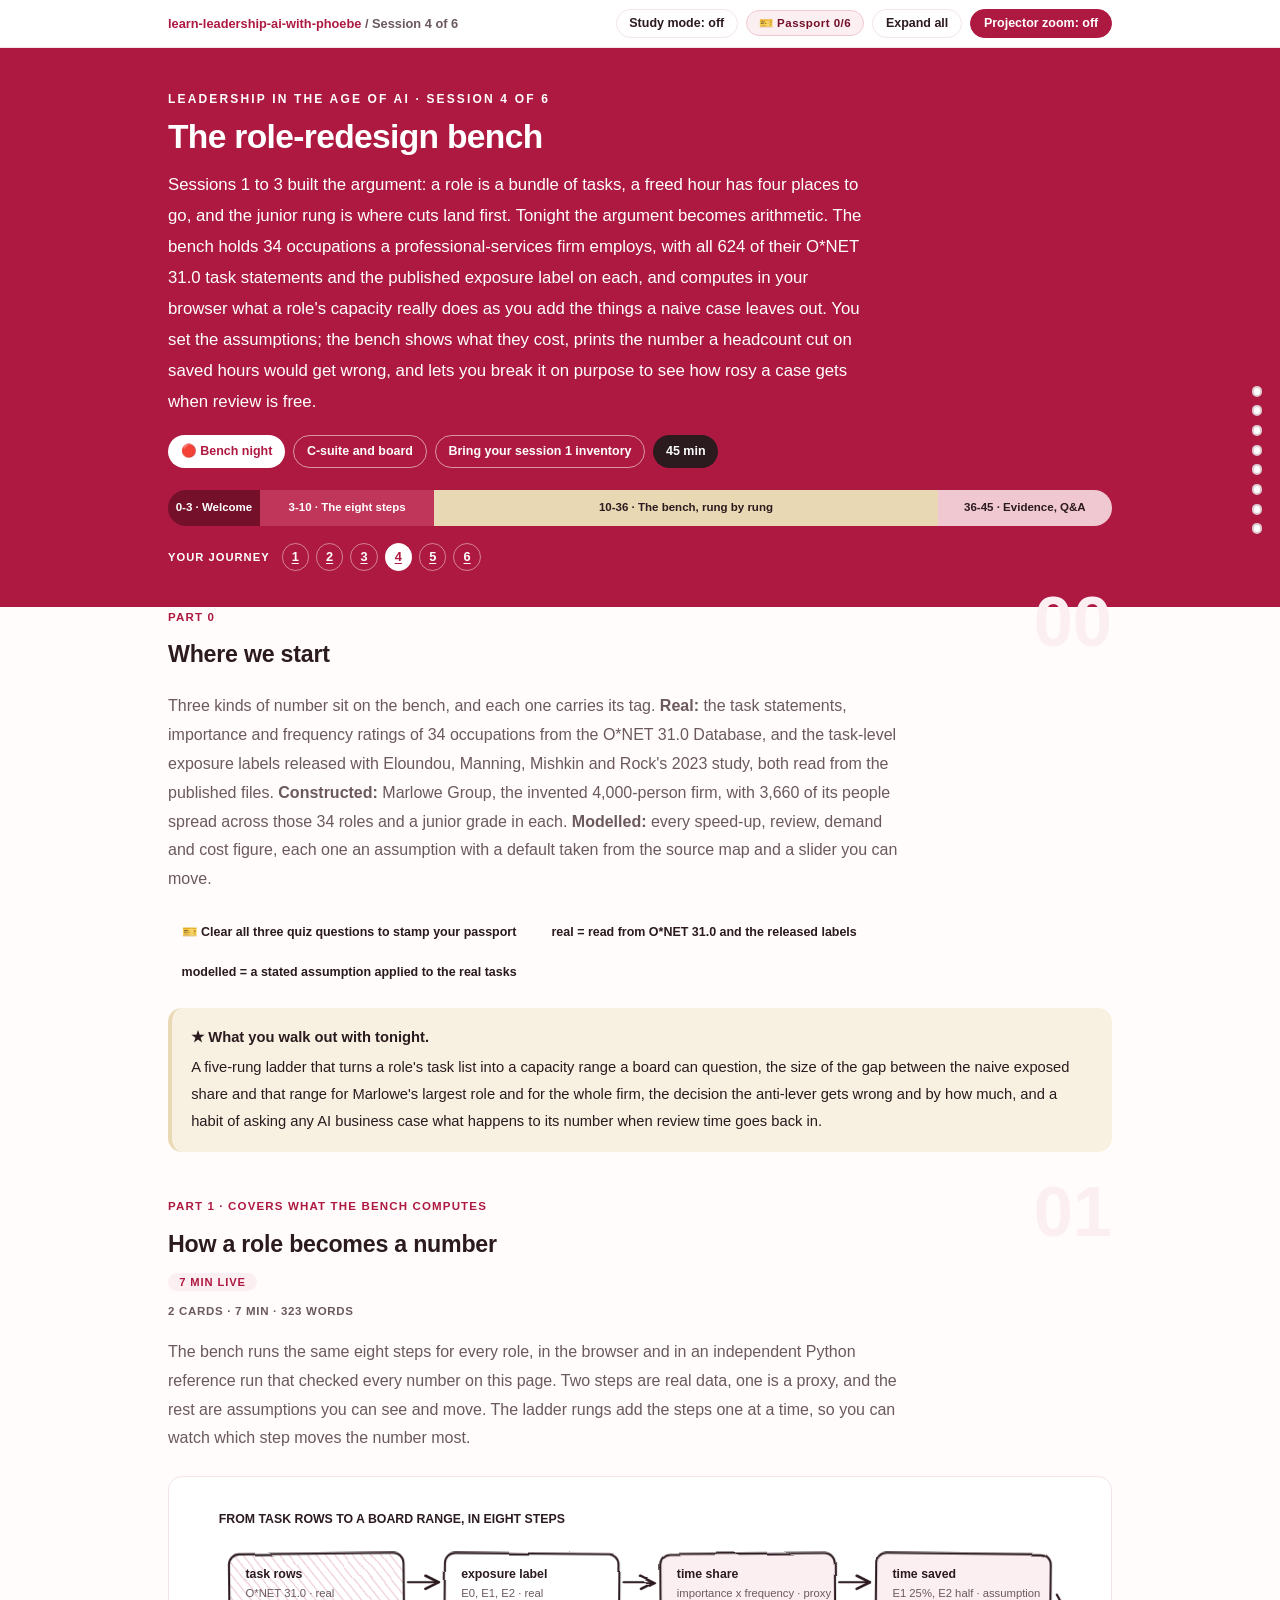
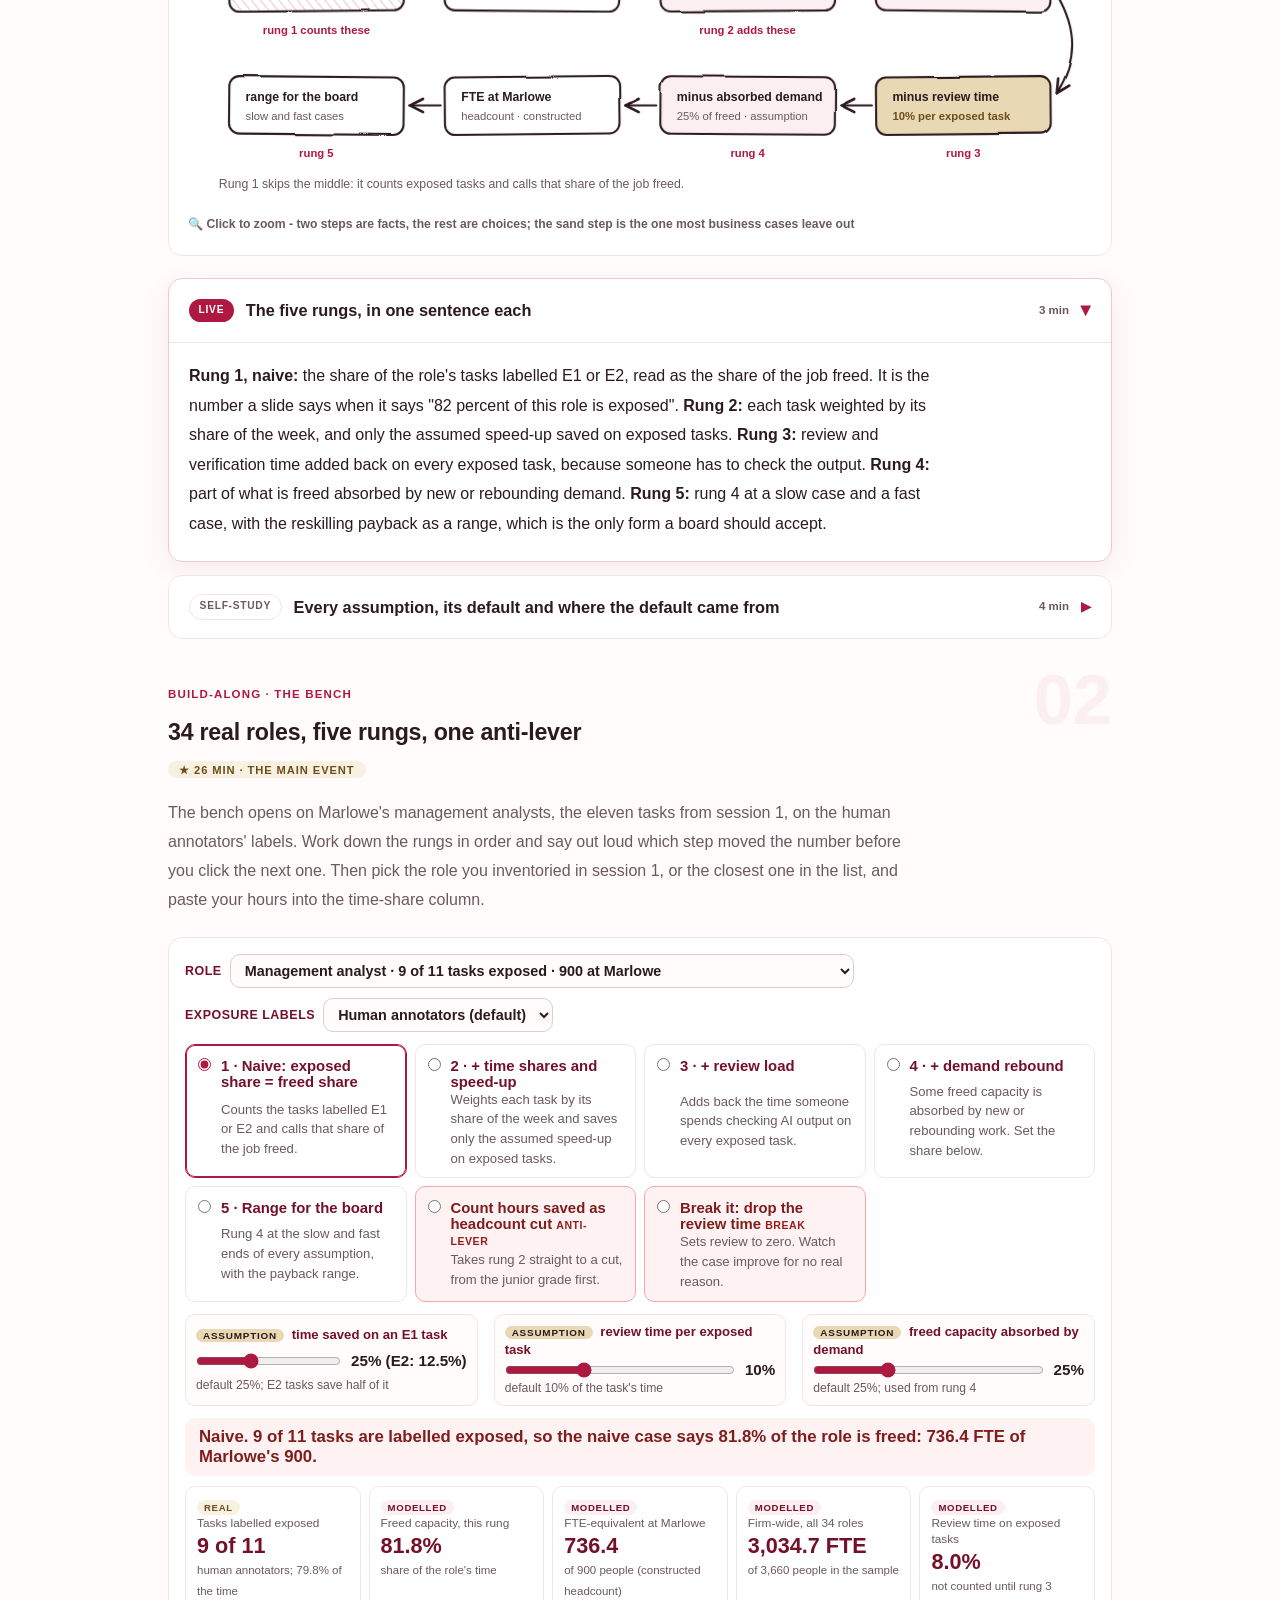
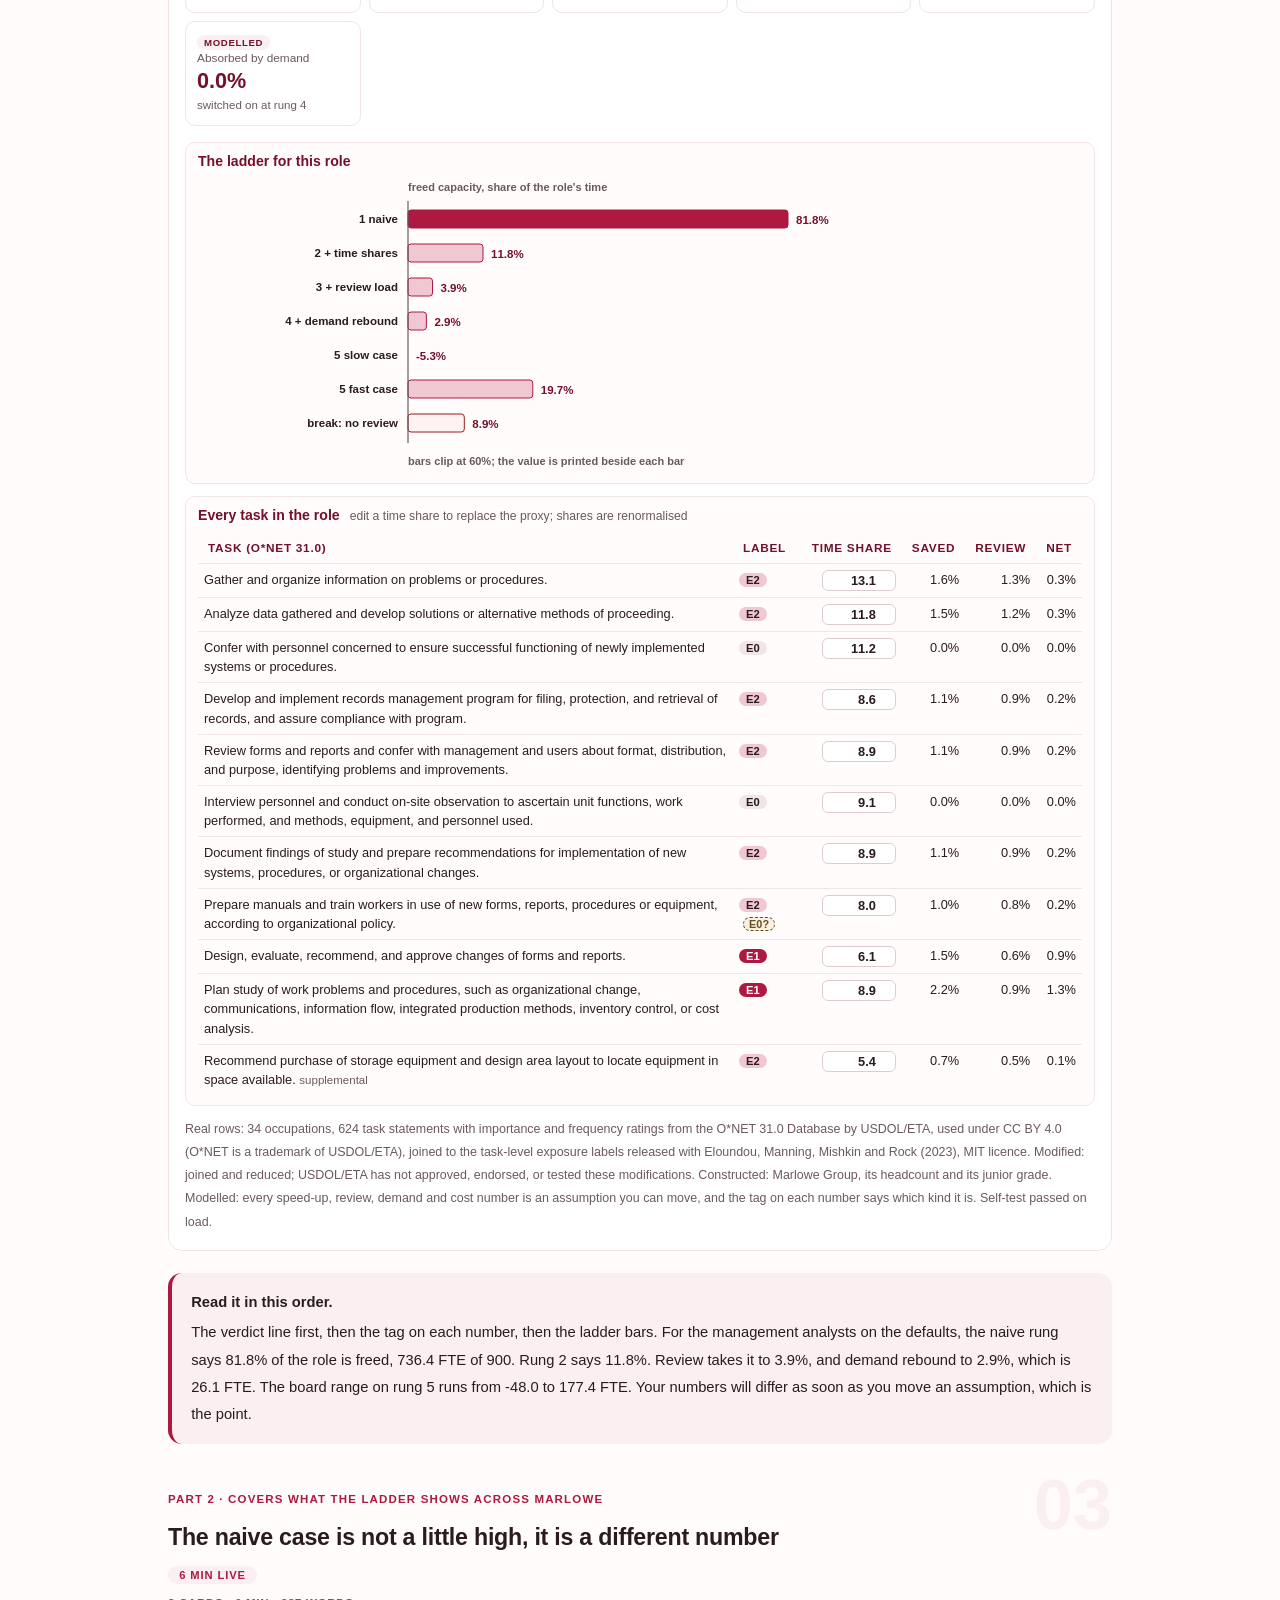
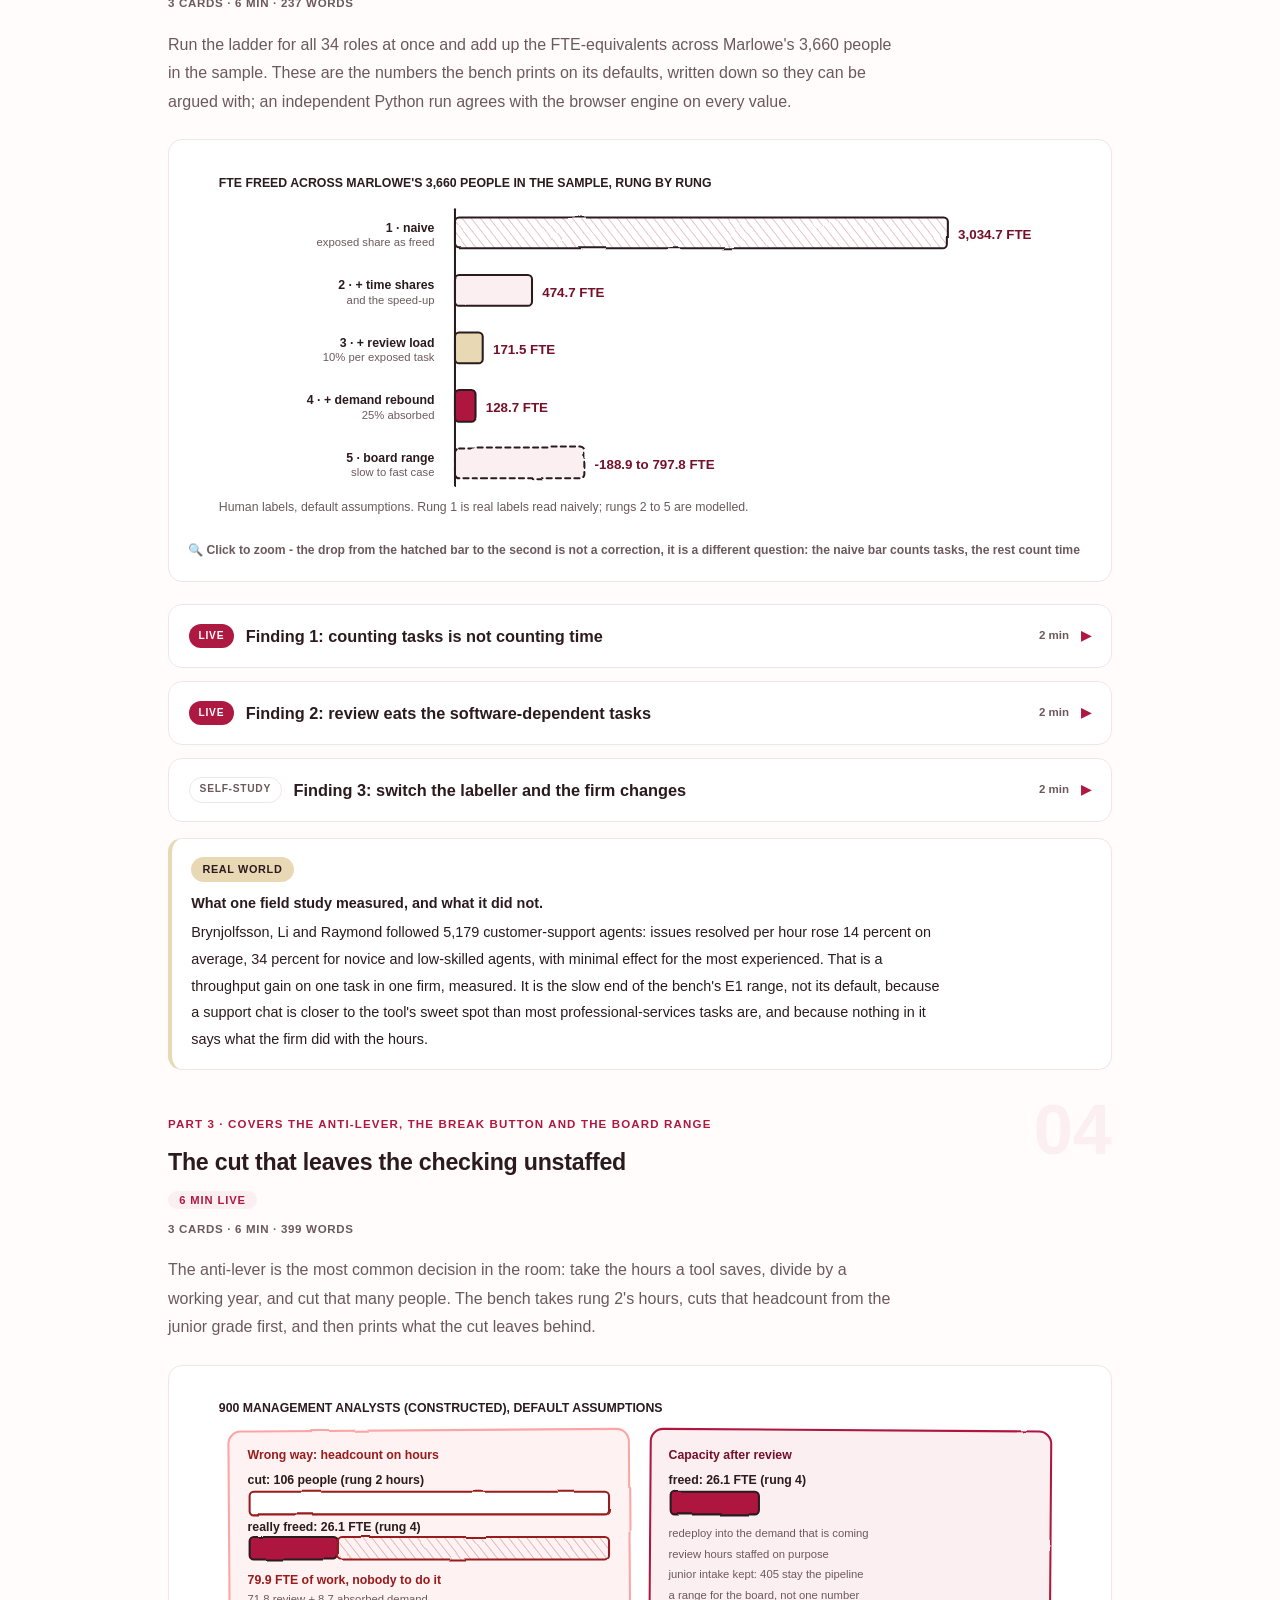
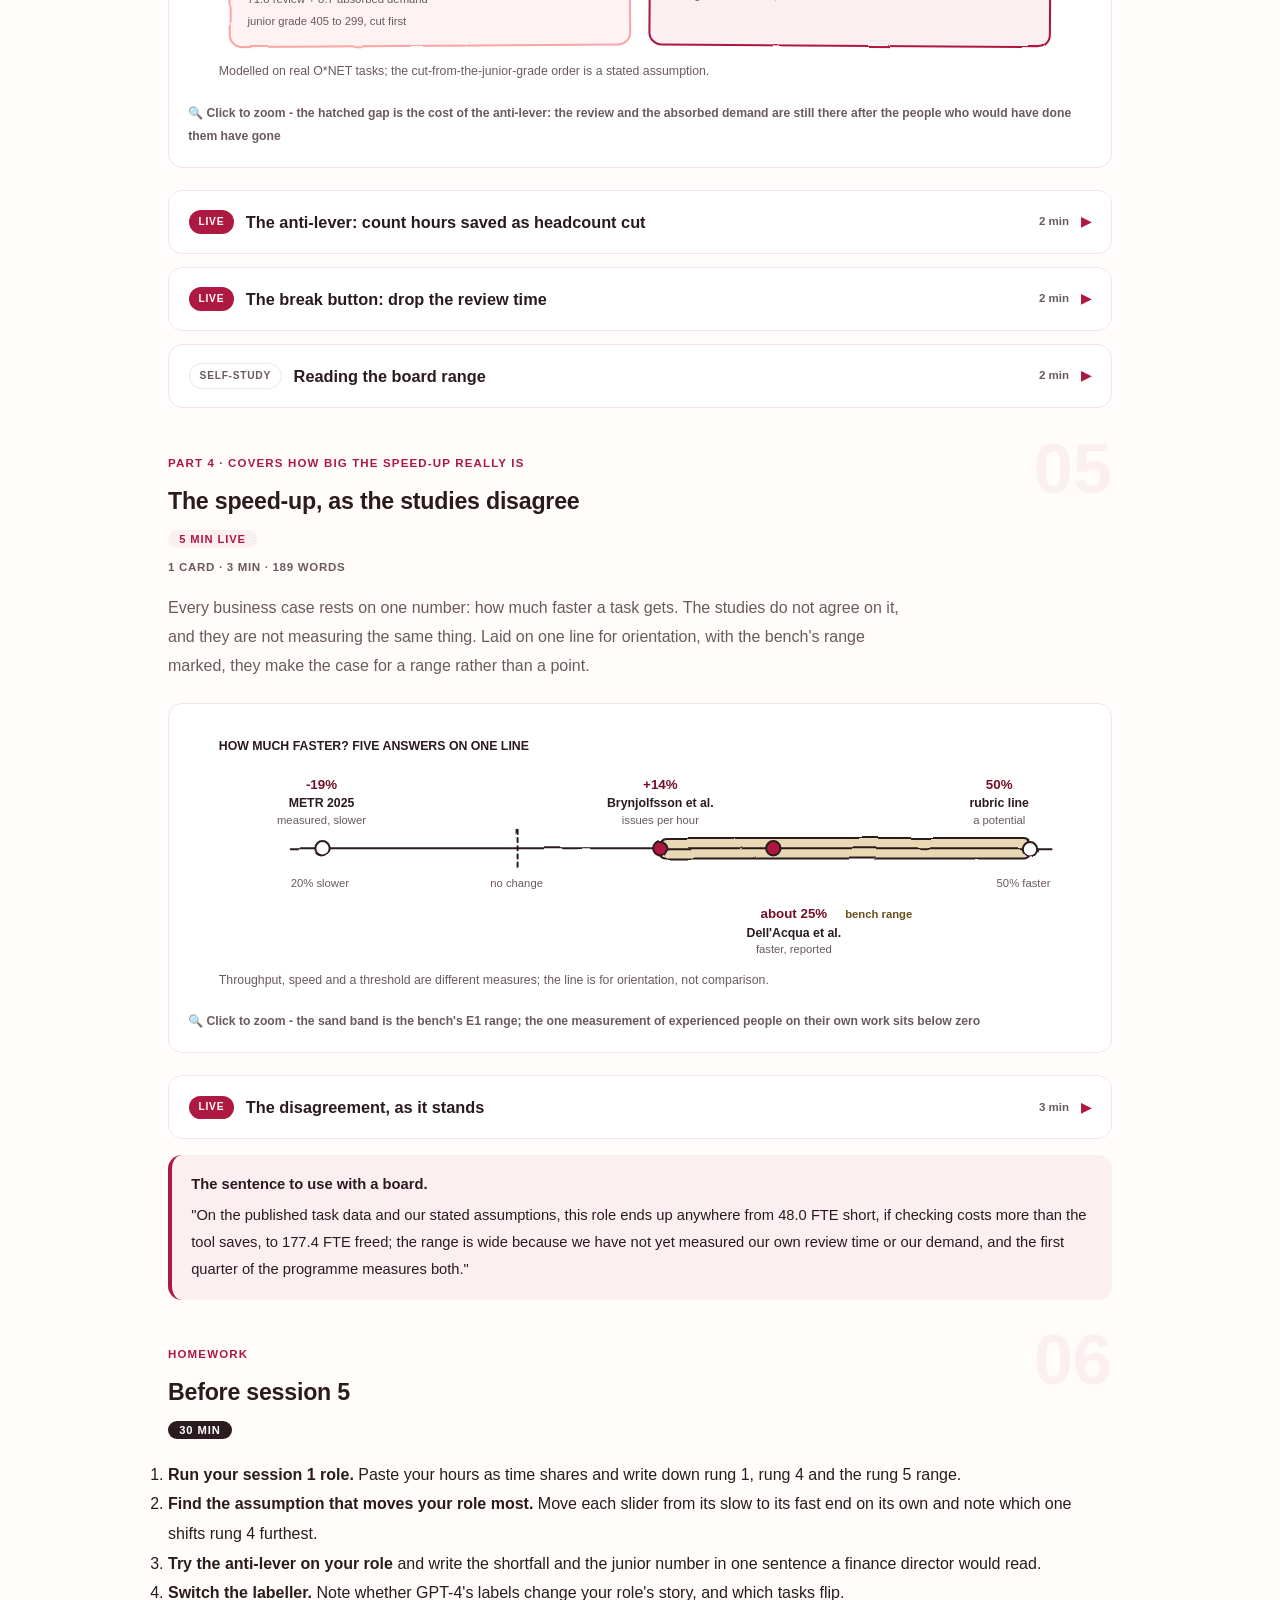
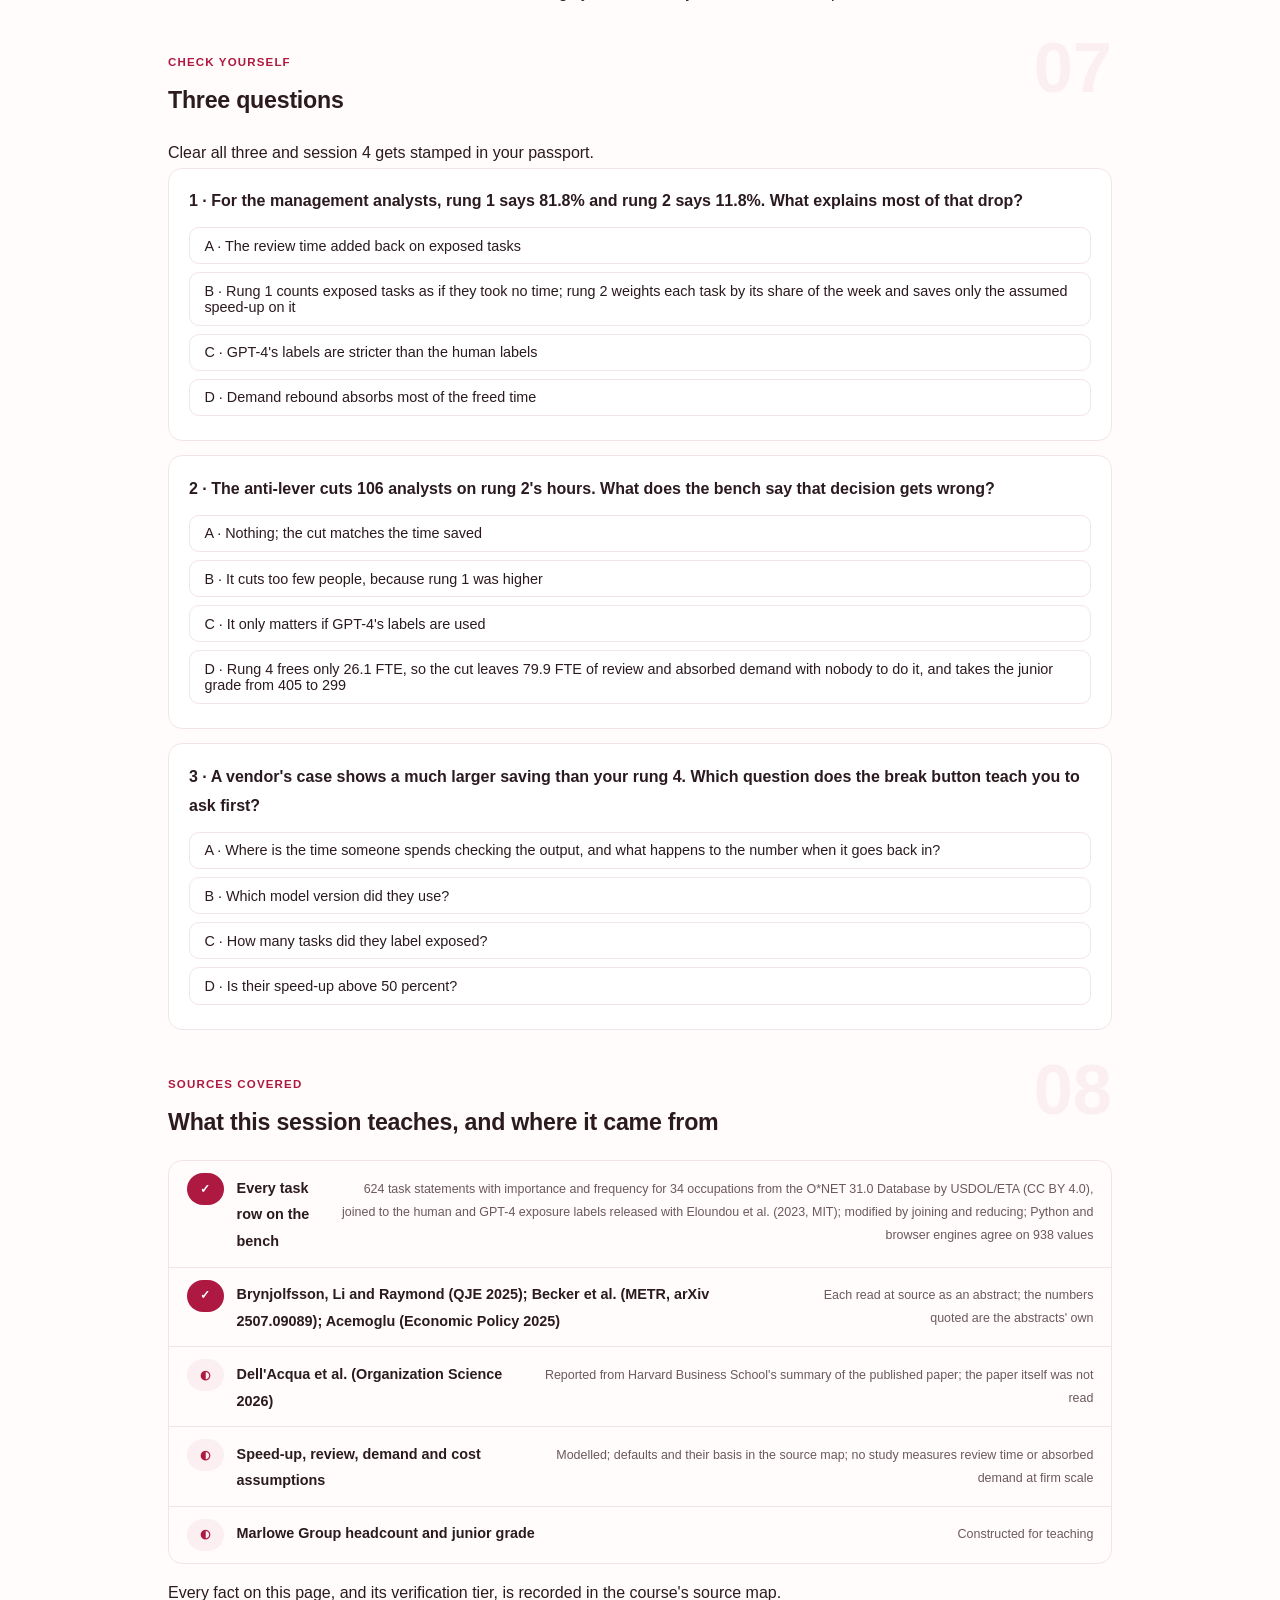
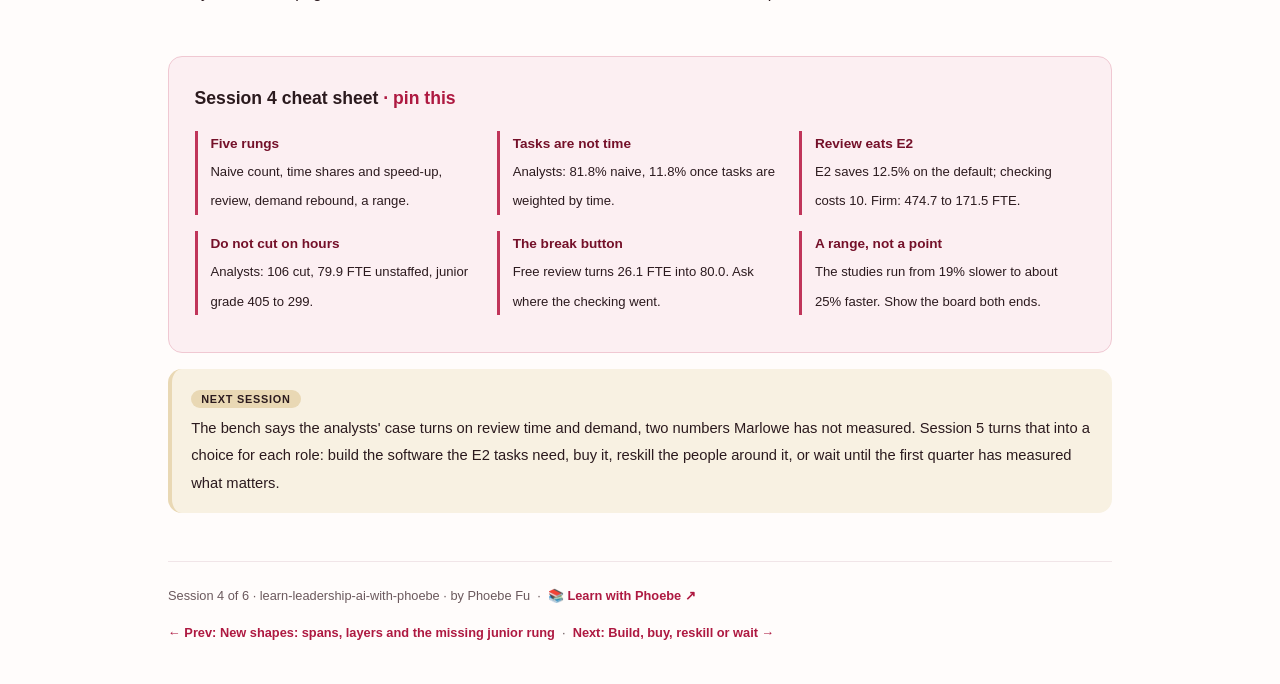
<file: courses/04-role-redesign-bench.html>
<!DOCTYPE html>
<html lang="en">
<head>
<meta charset="UTF-8">
<meta name="viewport" content="width=device-width, initial-scale=1.0">
<!-- social:start -->
<meta name="description" content="Session 4 of 6. The role-redesign bench: 34 occupations and 624 real O*NET 31.0 task statements with published exposure labels, computed in your browser. Walk the ladder from the naive exposed share to a board range with review load and demand rebound added back, then try the anti-lever, counting saved hours as a headcount cut, and the break button.">
<meta property="og:type" content="article">
<meta property="og:site_name" content="Learn with Phoebe">
<meta property="og:title" content="The role-redesign bench - learn leadership ai with phoebe">
<meta property="og:description" content="Session 4 of 6. Real task rows, your assumptions, a computed ladder from naive exposure to a board range, and the cut that leaves the review unstaffed.">
<meta property="og:url" content="https://phoebefu6.github.io/learn-leadership-ai-with-phoebe/courses/04-role-redesign-bench.html">
<meta property="og:image" content="https://phoebefu6.github.io/learn-leadership-ai-with-phoebe/assets/og-cover.png">
<meta property="og:image:width" content="1200">
<meta property="og:image:height" content="630">
<meta name="twitter:card" content="summary_large_image">
<meta name="twitter:title" content="The role-redesign bench - learn leadership ai with phoebe">
<meta name="twitter:description" content="Session 4 of 6. Real O*NET tasks, a computed ladder, the anti-lever and the break button.">
<meta name="twitter:image" content="https://phoebefu6.github.io/learn-leadership-ai-with-phoebe/assets/og-cover.png">
<!-- social:end -->
<title>Session 4 · The role-redesign bench - learn leadership ai with phoebe</title>
<link rel="stylesheet" href="../assets/style.css?v=2">
</head>
<body>

<div class="toolbar">
  <div class="wrap">
    <span class="crumb"><a href="../index.html">learn-leadership-ai-with-phoebe</a> / Session 4 of 6</span>
    <button class="btn" id="toggle-all" type="button">Expand all</button>
    <button class="btn primary" id="zoom-toggle" type="button">Projector zoom: off</button>
  </div>
</div>

<header class="masthead">
  <div class="wrap">
    <div class="eyebrow">Leadership in the Age of AI · Session 4 of 6</div>
    <h1>The <span class="accent">role-redesign</span> bench</h1>
    <p class="sub">Sessions 1 to 3 built the argument: a role is a bundle of tasks, a freed hour has four places to go, and the junior rung is where cuts land first. Tonight the argument becomes arithmetic. The bench holds 34 occupations a professional-services firm employs, with all 624 of their O*NET 31.0 task statements and the published exposure label on each, and computes in your browser what a role's capacity really does as you add the things a naive case leaves out. You set the assumptions; the bench shows what they cost, prints the number a headcount cut on saved hours would get wrong, and lets you break it on purpose to see how rosy a case gets when review is free.</p>
    <div class="chip-row">
      <span class="chip level">🔴 Bench night</span>
      <span class="chip audience">C-suite and board</span>
      <span class="chip audience">Bring your session 1 inventory</span>
      <span class="chip time">45 min</span>
    </div>
    <div class="agenda">
      <span class="a1" style="flex:1">0-3 · Welcome</span>
      <span class="a2" style="flex:2">3-10 · The eight steps</span>
      <span class="a3" style="flex:6">10-36 · The bench, rung by rung</span>
      <span class="a4" style="flex:2">36-45 · Evidence, Q&amp;A</span>
    </div>
  </div>
</header>

<main class="wrap">

  <section class="section" id="intro">
    <div class="section-kicker">
      <span class="klabel">Part 0</span>
      <h2>Where we start</h2>
    </div>
    <p class="lede">Three kinds of number sit on the bench, and each one carries its tag. <strong>Real:</strong> the task statements, importance and frequency ratings of 34 occupations from the O*NET 31.0 Database, and the task-level exposure labels released with Eloundou, Manning, Mishkin and Rock's 2023 study, both read from the published files. <strong>Constructed:</strong> Marlowe Group, the invented 4,000-person firm, with 3,660 of its people spread across those 34 roles and a junior grade in each. <strong>Modelled:</strong> every speed-up, review, demand and cost figure, each one an assumption with a default taken from the source map and a slider you can move.</p>

    <div class="legend">
      <span class="pill">🎫 Clear all three quiz questions to stamp your passport</span>
      <span class="pill">real = read from O*NET 31.0 and the released labels</span>
      <span class="pill">modelled = a stated assumption applied to the real tasks</span>
    </div>

    <div class="callout win">
      <p><strong>★ What you walk out with tonight.</strong> A five-rung ladder that turns a role's task list into a capacity range a board can question, the size of the gap between the naive exposed share and that range for Marlowe's largest role and for the whole firm, the decision the anti-lever gets wrong and by how much, and a habit of asking any AI business case what happens to its number when review time goes back in.</p>
    </div>
  </section>

  <section class="section" id="part-1">
    <div class="section-kicker">
      <span class="klabel">Part 1 · covers what the bench computes</span>
      <h2>How a role becomes a number</h2>
      <span class="tag concept">7 min live</span>
    </div>
    <p class="lede">The bench runs the same eight steps for every role, in the browser and in an independent Python reference run that checked every number on this page. Two steps are real data, one is a proxy, and the rest are assumptions you can see and move. The ladder rungs add the steps one at a time, so you can watch which step moves the number most.</p>

    <figure class="zoomable">
      <svg viewBox="0 0 880 300" xmlns="http://www.w3.org/2000/svg" role="img" aria-label="Eight steps in two rows. Top row, left to right: task rows from O*NET 31.0, real; the exposure label E0, E1 or E2, real; a time share per task, a proxy from importance times frequency; time saved per exposed task, an assumption. Bottom row, right to left: minus review time on every exposed task, an assumption, highlighted; minus the share absorbed by new demand, an assumption; FTE-equivalent at Marlowe, constructed headcount; and the range for the board, modelled. Rung numbers mark where each rung starts.">
        <defs>
          <filter id="b4aSk" x="-3%" y="-3%" width="106%" height="106%"><feTurbulence type="fractalNoise" baseFrequency="0.02" numOctaves="2" seed="43" result="n"/><feDisplacementMap in="SourceGraphic" in2="n" scale="2.4" xChannelSelector="R" yChannelSelector="G"/></filter>
          <pattern id="b4aHc" patternUnits="userSpaceOnUse" width="7" height="7" patternTransform="rotate(-38)"><line x1="0" y1="0" x2="0" y2="7" stroke="#AE1941" stroke-width="1" opacity=".5"/></pattern>
          <marker id="b4aAr" viewBox="0 0 10 10" refX="9" refY="5" markerWidth="8" markerHeight="8" orient="auto"><path d="M1 1 L9 5 L1 9" fill="none" stroke="#2B1A1E" stroke-width="1.6" stroke-linecap="round"/></marker>
        </defs>
        <style>
          .b4aH { font: 800 12px Inter, sans-serif; fill: #2B1A1E; }
          .b4aL { font: 600 12px Inter, sans-serif; fill: #2B1A1E; }
          .b4aS { font: 400 11px Inter, sans-serif; fill: #6B595D; }
          .b4aB { font: 800 11px Inter, sans-serif; fill: #6B4E1C; }
          .b4aA { font: 700 11px Inter, sans-serif; fill: #AE1941; }
          .b4aN { font: 400 12px Inter, sans-serif; fill: #6B595D; }
        </style>

        <text class="b4aH" x="30" y="26">FROM TASK ROWS TO A BOARD RANGE, IN EIGHT STEPS</text>

        <g filter="url(#b4aSk)" fill="none" stroke="#2B1A1E" stroke-width="2" stroke-linecap="round" stroke-linejoin="round">
          <rect x="40" y="56" width="170" height="56" rx="10" transform="rotate(-0.6 125 84)" fill="url(#b4aHc)"/>
          <rect x="250" y="56" width="170" height="56" rx="10" transform="rotate(0.5 335 84)" fill="#FFFFFF"/>
          <rect x="460" y="56" width="170" height="56" rx="10" transform="rotate(-0.4 545 84)" fill="#FCEFF2"/>
          <rect x="670" y="56" width="170" height="56" rx="10" transform="rotate(0.6 755 84)" fill="#FCEFF2"/>
          <rect x="670" y="176" width="170" height="56" rx="10" transform="rotate(-0.5 755 204)" fill="#E9D8B4"/>
          <rect x="460" y="176" width="170" height="56" rx="10" transform="rotate(0.4 545 204)" fill="#FCEFF2"/>
          <rect x="250" y="176" width="170" height="56" rx="10" transform="rotate(-0.6 335 204)" fill="#FFFFFF"/>
          <rect x="40" y="176" width="170" height="56" rx="10" transform="rotate(0.5 125 204)" fill="#FFFFFF"/>
          <path d="M214 84 L244 84" marker-end="url(#b4aAr)"/>
          <path d="M424 84 L454 84" marker-end="url(#b4aAr)"/>
          <path d="M634 84 L664 84" marker-end="url(#b4aAr)"/>
          <path d="M846 96 C866 130 866 160 846 192" marker-end="url(#b4aAr)"/>
          <path d="M666 204 L636 204" marker-end="url(#b4aAr)"/>
          <path d="M456 204 L426 204" marker-end="url(#b4aAr)"/>
          <path d="M246 204 L216 204" marker-end="url(#b4aAr)"/>
        </g>

        <text class="b4aL" x="56" y="80">task rows</text>
        <text class="b4aS" x="56" y="98">O*NET 31.0 · real</text>
        <text class="b4aL" x="266" y="80">exposure label</text>
        <text class="b4aS" x="266" y="98">E0, E1, E2 · real</text>
        <text class="b4aL" x="476" y="80">time share</text>
        <text class="b4aS" x="476" y="98">importance x frequency · proxy</text>
        <text class="b4aL" x="686" y="80">time saved</text>
        <text class="b4aS" x="686" y="98">E1 25%, E2 half · assumption</text>
        <text class="b4aL" x="686" y="200">minus review time</text>
        <text class="b4aB" x="686" y="218">10% per exposed task</text>
        <text class="b4aL" x="476" y="200">minus absorbed demand</text>
        <text class="b4aS" x="476" y="218">25% of freed · assumption</text>
        <text class="b4aL" x="266" y="200">FTE at Marlowe</text>
        <text class="b4aS" x="266" y="218">headcount · constructed</text>
        <text class="b4aL" x="56" y="200">range for the board</text>
        <text class="b4aS" x="56" y="218">slow and fast cases</text>

        <text class="b4aA" x="125" y="134" text-anchor="middle">rung 1 counts these</text>
        <text class="b4aA" x="545" y="134" text-anchor="middle">rung 2 adds these</text>
        <text class="b4aA" x="755" y="254" text-anchor="middle">rung 3</text>
        <text class="b4aA" x="545" y="254" text-anchor="middle">rung 4</text>
        <text class="b4aA" x="125" y="254" text-anchor="middle">rung 5</text>

        <text class="b4aN" x="30" y="284">Rung 1 skips the middle: it counts exposed tasks and calls that share of the job freed.</text>
      </svg>
      <figcaption>🔍 Click to zoom - two steps are facts, the rest are choices; the sand step is the one most business cases leave out</figcaption>
    </figure>

    <details class="card" open>
      <summary><span class="mode live">Live</span>The five rungs, in one sentence each<span class="mini">3 min</span><span class="caret">▶</span></summary>
      <div class="body">
        <p><strong>Rung 1, naive:</strong> the share of the role's tasks labelled E1 or E2, read as the share of the job freed. It is the number a slide says when it says "82 percent of this role is exposed". <strong>Rung 2:</strong> each task weighted by its share of the week, and only the assumed speed-up saved on exposed tasks. <strong>Rung 3:</strong> review and verification time added back on every exposed task, because someone has to check the output. <strong>Rung 4:</strong> part of what is freed absorbed by new or rebounding demand. <strong>Rung 5:</strong> rung 4 at a slow case and a fast case, with the reskilling payback as a range, which is the only form a board should accept.</p>
      </div>
    </details>

    <details class="card">
      <summary><span class="mode self">Self-study</span>Every assumption, its default and where the default came from<span class="mini">4 min</span><span class="caret">▶</span></summary>
      <div class="body">
        <table class="clean">
          <tr><th>Assumption</th><th>Default</th><th>Slow to fast case</th><th>Why that default</th></tr>
          <tr><td>Time saved on an E1 task</td><td>25%</td><td>14% to 50%</td><td>About the "roughly 25 percent faster" Dell'Acqua and colleagues reported inside the tool's range; 14% is Brynjolfsson and colleagues' average gain; 50% is the rubric's own threshold, which its authors expect real savings to fall below</td></tr>
          <tr><td>Time saved on an E2 task</td><td>half of E1</td><td>follows E1</td><td>The half weight Eloundou and colleagues give E2 in their beta measure</td></tr>
          <tr><td>Review time per exposed task</td><td>10% of its time</td><td>15% to 5%</td><td>No study measures it at firm scale; the METR trial shows checking can cost more than the tool saves</td></tr>
          <tr><td>Freed capacity absorbed by demand</td><td>25%</td><td>50% to 0%</td><td>No firm-level estimate exists; Danish evidence finds reorganisation and new tasks</td></tr>
          <tr><td>Time shares</td><td>importance x frequency</td><td>you edit them</td><td>O*NET has no hours per task; this is a proxy you replace with your session 1 hours</td></tr>
          <tr><td>Reskill cost per person</td><td>0.03 to 0.08 FTE-years</td><td>the band</td><td>A modelled band, in FTE-years so that no salary appears anywhere</td></tr>
        </table>
        <p>The reskill band covers training time and programme cost for everyone in the role, expressed as a share of one person's loaded year. Payback is the band divided by the freed FTE per year, in months. If the slow case frees nothing, the bench says "never" rather than inventing a number.</p>
      </div>
    </details>
  </section>

  <section class="section" id="bench">
    <div class="section-kicker">
      <span class="klabel">Build-along · the bench</span>
      <h2>34 real roles, five rungs, one anti-lever</h2>
      <span class="tag demo">★ 26 min · the main event</span>
    </div>
    <p class="lede">The bench opens on Marlowe's management analysts, the eleven tasks from session 1, on the human annotators' labels. Work down the rungs in order and say out loud which step moved the number before you click the next one. Then pick the role you inventoried in session 1, or the closest one in the list, and paste your hours into the time-share column.</p>

    <div id="rrb-bench" data-role="13-1111.00" data-live-bench></div>

    <div class="callout tip">
      <p><strong>Read it in this order.</strong> The verdict line first, then the tag on each number, then the ladder bars. For the management analysts on the defaults, the naive rung says 81.8% of the role is freed, 736.4 FTE of 900. Rung 2 says 11.8%. Review takes it to 3.9%, and demand rebound to 2.9%, which is 26.1 FTE. The board range on rung 5 runs from -48.0 to 177.4 FTE. Your numbers will differ as soon as you move an assumption, which is the point.</p>
    </div>
  </section>

  <section class="section" id="part-2">
    <div class="section-kicker">
      <span class="klabel">Part 2 · covers what the ladder shows across Marlowe</span>
      <h2>The naive case is not a little high, it is a different number</h2>
      <span class="tag concept">6 min live</span>
    </div>
    <p class="lede">Run the ladder for all 34 roles at once and add up the FTE-equivalents across Marlowe's 3,660 people in the sample. These are the numbers the bench prints on its defaults, written down so they can be argued with; an independent Python run agrees with the browser engine on every value.</p>

    <figure class="zoomable">
      <svg viewBox="0 0 880 360" xmlns="http://www.w3.org/2000/svg" role="img" aria-label="Firm-wide FTE-equivalent freed across 34 roles and 3,660 people at Marlowe, on default assumptions and human labels. Rung 1 naive: 3,034.7. Rung 2 with time shares and speed-up: 474.7. Rung 3 with review: 171.5. Rung 4 with demand rebound: 128.7. Rung 5 board range: -188.9 to 797.8.">
        <defs>
          <filter id="b4bSk" x="-3%" y="-3%" width="106%" height="106%"><feTurbulence type="fractalNoise" baseFrequency="0.02" numOctaves="2" seed="47" result="n"/><feDisplacementMap in="SourceGraphic" in2="n" scale="2.4" xChannelSelector="R" yChannelSelector="G"/></filter>
          <pattern id="b4bHc" patternUnits="userSpaceOnUse" width="7" height="7" patternTransform="rotate(-38)"><line x1="0" y1="0" x2="0" y2="7" stroke="#AE1941" stroke-width="1" opacity=".5"/></pattern>
        </defs>
        <style>
          .b4bH { font: 800 12px Inter, sans-serif; fill: #2B1A1E; }
          .b4bL { font: 600 12px Inter, sans-serif; fill: #2B1A1E; }
          .b4bS { font: 400 11px Inter, sans-serif; fill: #6B595D; }
          .b4bV { font: 800 13px Inter, sans-serif; fill: #741029; }
          .b4bN { font: 400 12px Inter, sans-serif; fill: #6B595D; }
        </style>

        <text class="b4bH" x="30" y="26">FTE FREED ACROSS MARLOWE'S 3,660 PEOPLE IN THE SAMPLE, RUNG BY RUNG</text>

        <g filter="url(#b4bSk)" fill="none" stroke="#2B1A1E" stroke-width="2" stroke-linecap="round" stroke-linejoin="round">
          <rect x="260" y="56" width="480" height="30" rx="4" fill="url(#b4bHc)"/>
          <rect x="260" y="112" width="75" height="30" rx="4" fill="#FCEFF2"/>
          <rect x="260" y="168" width="27" height="30" rx="4" fill="#E9D8B4"/>
          <rect x="260" y="224" width="20" height="30" rx="4" fill="#AE1941"/>
          <rect x="260" y="280" width="126" height="30" rx="4" fill="#FCEFF2" stroke-dasharray="5 4"/>
          <path d="M260 48 L260 318"/>
        </g>

        <text class="b4bL" x="240" y="70" text-anchor="end">1 · naive</text>
        <text class="b4bS" x="240" y="84" text-anchor="end">exposed share as freed</text>
        <text class="b4bL" x="240" y="126" text-anchor="end">2 · + time shares</text>
        <text class="b4bS" x="240" y="140" text-anchor="end">and the speed-up</text>
        <text class="b4bL" x="240" y="182" text-anchor="end">3 · + review load</text>
        <text class="b4bS" x="240" y="196" text-anchor="end">10% per exposed task</text>
        <text class="b4bL" x="240" y="238" text-anchor="end">4 · + demand rebound</text>
        <text class="b4bS" x="240" y="252" text-anchor="end">25% absorbed</text>
        <text class="b4bL" x="240" y="294" text-anchor="end">5 · board range</text>
        <text class="b4bS" x="240" y="308" text-anchor="end">slow to fast case</text>
        <text class="b4bV" x="750" y="77">3,034.7 FTE</text>
        <text class="b4bV" x="345" y="133">474.7 FTE</text>
        <text class="b4bV" x="297" y="189">171.5 FTE</text>
        <text class="b4bV" x="290" y="245">128.7 FTE</text>
        <text class="b4bV" x="396" y="301">-188.9 to 797.8 FTE</text>

        <text class="b4bN" x="30" y="342">Human labels, default assumptions. Rung 1 is real labels read naively; rungs 2 to 5 are modelled.</text>
      </svg>
      <figcaption>🔍 Click to zoom - the drop from the hatched bar to the second is not a correction, it is a different question: the naive bar counts tasks, the rest count time</figcaption>
    </figure>

    <details class="card">
      <summary><span class="mode live">Live</span>Finding 1: counting tasks is not counting time<span class="mini">2 min</span><span class="caret">▶</span></summary>
      <div class="body">
        <p>Across the 34 roles the naive rung frees 3,034.7 FTE of 3,660. Weighting tasks by time and saving only the assumed speed-up gives 474.7. The biggest single drop on the whole ladder is this one, and it needs no pessimism at all: a task labelled exposed is a task that could take less time, not a task that takes no time. Most of the gap is that difference.</p>
      </div>
    </details>

    <details class="card">
      <summary><span class="mode live">Live</span>Finding 2: review eats the software-dependent tasks<span class="mini">2 min</span><span class="caret">▶</span></summary>
      <div class="body">
        <p>Adding back 10 percent review time on every exposed task takes the firm from 474.7 to 171.5 FTE. The reason is the mix. In these roles most exposed tasks are E2, needing software on top; on the default an E2 task saves 12.5 percent of its time, and checking its output costs 10. An E1 task saves 25 and keeps 15. For the management analysts, seven of the nine exposed tasks are E2, which is why their rung 3 sits at 3.9%. A business case that leaves review out is mostly counting E2 savings that review would take back.</p>
      </div>
    </details>

    <details class="card">
      <summary><span class="mode self">Self-study</span>Finding 3: switch the labeller and the firm changes<span class="mini">2 min</span><span class="caret">▶</span></summary>
      <div class="body">
        <p>Switch the exposure labels to the GPT-4 classifier. The naive rung for the firm moves from 3,034.7 to 3,285.9 FTE and rung 4 from 128.7 to 135.5. Across the 34 roles, 108 of 624 tasks flip between exposed and not exposed with the rater. Neither label set is ground truth, as the study's authors say; a board paper names which one it used, and the bench lets you show both.</p>
      </div>
    </details>

    <div class="callout example">
      <span class="ex-pill">Real world</span>
      <p><strong>What one field study measured, and what it did not.</strong> Brynjolfsson, Li and Raymond followed 5,179 customer-support agents: issues resolved per hour rose 14 percent on average, 34 percent for novice and low-skilled agents, with minimal effect for the most experienced. That is a throughput gain on one task in one firm, measured. It is the slow end of the bench's E1 range, not its default, because a support chat is closer to the tool's sweet spot than most professional-services tasks are, and because nothing in it says what the firm did with the hours.</p>
    </div>
  </section>

  <section class="section" id="part-3">
    <div class="section-kicker">
      <span class="klabel">Part 3 · covers the anti-lever, the break button and the board range</span>
      <h2>The cut that leaves the checking unstaffed</h2>
      <span class="tag concept">6 min live</span>
    </div>
    <p class="lede">The anti-lever is the most common decision in the room: take the hours a tool saves, divide by a working year, and cut that many people. The bench takes rung 2's hours, cuts that headcount from the junior grade first, and then prints what the cut leaves behind.</p>

    <figure class="zoomable">
      <svg viewBox="0 0 880 300" xmlns="http://www.w3.org/2000/svg" role="img" aria-label="Two panels for Marlowe's 900 management analysts on default assumptions. Left, the wrong way, headcount on hours: 106 people cut against 26.1 FTE actually freed, leaving 79.9 FTE of work with nobody to do it, made of 71.8 FTE of review and 8.7 FTE of absorbed demand; the junior grade falls from 405 to 299. Right, capacity after review: 26.1 FTE freed, redeployed, junior intake kept.">
        <defs>
          <filter id="b4cSk" x="-3%" y="-3%" width="106%" height="106%"><feTurbulence type="fractalNoise" baseFrequency="0.02" numOctaves="2" seed="53" result="n"/><feDisplacementMap in="SourceGraphic" in2="n" scale="2.4" xChannelSelector="R" yChannelSelector="G"/></filter>
          <pattern id="b4cHc" patternUnits="userSpaceOnUse" width="7" height="7" patternTransform="rotate(-38)"><line x1="0" y1="0" x2="0" y2="7" stroke="#991B1B" stroke-width="1" opacity=".5"/></pattern>
        </defs>
        <style>
          .b4cH { font: 800 12px Inter, sans-serif; fill: #2B1A1E; }
          .b4cL { font: 600 12px Inter, sans-serif; fill: #2B1A1E; }
          .b4cS { font: 400 11px Inter, sans-serif; fill: #6B595D; }
          .b4cR { font: 800 12px Inter, sans-serif; fill: #991B1B; }
          .b4cV { font: 800 12px Inter, sans-serif; fill: #741029; }
          .b4cN { font: 400 12px Inter, sans-serif; fill: #6B595D; }
        </style>

        <text class="b4cH" x="30" y="26">900 MANAGEMENT ANALYSTS (CONSTRUCTED), DEFAULT ASSUMPTIONS</text>

        <g filter="url(#b4cSk)" fill="none" stroke="#2B1A1E" stroke-width="2" stroke-linecap="round" stroke-linejoin="round">
          <rect x="40" y="44" width="390" height="210" rx="12" transform="rotate(-0.4 235 149)" fill="#FEF2F2" stroke="#FCA5A5"/>
          <rect x="450" y="44" width="390" height="210" rx="12" transform="rotate(0.4 645 149)" fill="#FCEFF2" stroke="#AE1941"/>
          <rect x="60" y="104" width="350" height="22" rx="4" fill="#FFFFFF" stroke="#991B1B"/>
          <rect x="60" y="148" width="86" height="22" rx="4" fill="#AE1941"/>
          <rect x="146" y="148" width="264" height="22" rx="4" fill="url(#b4cHc)" stroke="#991B1B"/>
          <rect x="470" y="104" width="86" height="22" rx="4" fill="#AE1941"/>
        </g>

        <text class="b4cR" x="58" y="72">Wrong way: headcount on hours</text>
        <text class="b4cL" x="58" y="96">cut: 106 people (rung 2 hours)</text>
        <text class="b4cL" x="58" y="142">really freed: 26.1 FTE (rung 4)</text>
        <text class="b4cR" x="58" y="194">79.9 FTE of work, nobody to do it</text>
        <text class="b4cS" x="58" y="212">71.8 review + 8.7 absorbed demand</text>
        <text class="b4cS" x="58" y="234">junior grade 405 to 299, cut first</text>

        <text class="b4cV" x="468" y="72">Capacity after review</text>
        <text class="b4cL" x="468" y="96">freed: 26.1 FTE (rung 4)</text>
        <text class="b4cS" x="468" y="148">redeploy into the demand that is coming</text>
        <text class="b4cS" x="468" y="168">review hours staffed on purpose</text>
        <text class="b4cS" x="468" y="188">junior intake kept: 405 stay the pipeline</text>
        <text class="b4cS" x="468" y="208">a range for the board, not one number</text>

        <text class="b4cN" x="30" y="282">Modelled on real O*NET tasks; the cut-from-the-junior-grade order is a stated assumption.</text>
      </svg>
      <figcaption>🔍 Click to zoom - the hatched gap is the cost of the anti-lever: the review and the absorbed demand are still there after the people who would have done them have gone</figcaption>
    </figure>

    <details class="card">
      <summary><span class="mode live">Live</span>The anti-lever: count hours saved as headcount cut<span class="mini">2 min</span><span class="caret">▶</span></summary>
      <div class="body">
        <p>For the management analysts on the defaults, rung 2 frees 106.6 FTE of time, so the anti-lever cuts 106 people. Rung 4, with review and absorbed demand back in, frees 26.1. The cut leaves 79.9 FTE of work with nobody to do it: 71.8 FTE of checking AI output that no one is staffed for, and 8.7 FTE of demand that arrived anyway. Taken from the junior grade first, the cut takes it from 405 to 299. Across the firm the same rule cuts 453 people and leaves 324.3 FTE unstaffed.</p>
        <p>The honest nuance: the shortfall is only as large as the review and demand assumptions make it. Set review to zero and demand to zero and the gap almost closes, which is exactly the case the anti-lever is silently assuming. The junior-first order is a model, chosen because exposed tasks skew to entry-level work; session 3 covers why that is the rung a firm can least afford to lose.</p>
      </div>
    </details>

    <details class="card">
      <summary><span class="mode live">Live</span>The break button: drop the review time<span class="mini">2 min</span><span class="caret">▶</span></summary>
      <div class="body">
        <p>A bench that can only produce the answer you hoped for measures nothing. The break button sets review time to zero and recomputes. For the analysts, rung 4 jumps from 26.1 to 80.0 FTE; for the firm, from 128.7 to 356.0. Nothing about the work changed. The case got rosier because it now treats checking AI output as free.</p>
        <p>That is not a hypothetical worry. In the METR trial, experienced developers forecast that AI would cut their completion time by 24 percent and believed afterwards that it had cut it by 20; measured, it made them 19 percent slower. Review and rework are where that gap lives.</p>
      </div>
    </details>

    <details class="card">
      <summary><span class="mode self">Self-study</span>Reading the board range<span class="mini">2 min</span><span class="caret">▶</span></summary>
      <div class="body">
        <p>Rung 5 recomputes rung 4 at a slow case (14 percent saved on E1 tasks, 15 percent review, half the freed time absorbed) and a fast case (50 percent saved, 5 percent review, nothing absorbed). For the analysts that is -48.0 to 177.4 FTE, and a reskilling payback from 2 months to never. A slow case below zero means review costs more than the tool saves; the bench prints "never" for its payback rather than a number.</p>
        <p>A range this wide is the finding, not a failure of the model. It says the decision turns on two numbers nobody has measured for Marlowe: how long checking takes, and how much new work arrives. Session 5 turns that into a choice between building, buying, reskilling and waiting until one of them is measured.</p>
      </div>
    </details>
  </section>

  <section class="section" id="part-4">
    <div class="section-kicker">
      <span class="klabel">Part 4 · covers how big the speed-up really is</span>
      <h2>The speed-up, as the studies disagree</h2>
      <span class="tag concept">5 min live</span>
    </div>
    <p class="lede">Every business case rests on one number: how much faster a task gets. The studies do not agree on it, and they are not measuring the same thing. Laid on one line for orientation, with the bench's range marked, they make the case for a range rather than a point.</p>

    <figure class="zoomable">
      <svg viewBox="0 0 880 270" xmlns="http://www.w3.org/2000/svg" role="img" aria-label="A number line of change in time or throughput per task, from 20 percent slower to 50 percent faster. METR 2025: 19 percent slower, measured, experienced developers. Zero line. Brynjolfsson and colleagues: 14 percent more issues per hour, measured. Dell'Acqua and colleagues: roughly 25 percent faster inside the tool's range, reported. Eloundou and colleagues: the 50 percent rubric threshold, a potential, not a measurement. The bench's range runs from 14 to 50 percent, default 25.">
        <defs>
          <filter id="b4dSk" x="-3%" y="-3%" width="106%" height="106%"><feTurbulence type="fractalNoise" baseFrequency="0.02" numOctaves="2" seed="59" result="n"/><feDisplacementMap in="SourceGraphic" in2="n" scale="2.4" xChannelSelector="R" yChannelSelector="G"/></filter>
        </defs>
        <style>
          .b4dH { font: 800 12px Inter, sans-serif; fill: #2B1A1E; }
          .b4dL { font: 600 12px Inter, sans-serif; fill: #2B1A1E; }
          .b4dS { font: 400 11px Inter, sans-serif; fill: #6B595D; }
          .b4dB { font: 800 11px Inter, sans-serif; fill: #6B4E1C; }
          .b4dV { font: 800 13px Inter, sans-serif; fill: #741029; }
          .b4dN { font: 400 12px Inter, sans-serif; fill: #6B595D; }
        </style>

        <text class="b4dH" x="30" y="26">HOW MUCH FASTER? FIVE ANSWERS ON ONE LINE</text>

        <g filter="url(#b4dSk)" fill="none" stroke="#2B1A1E" stroke-width="2" stroke-linecap="round" stroke-linejoin="round">
          <rect x="460" y="112" width="360" height="20" rx="6" fill="#E9D8B4"/>
          <path d="M100 122 L840 122"/>
          <path d="M320 104 L320 140" stroke-dasharray="4 4"/>
          <circle cx="130" cy="122" r="7" fill="#FFFFFF"/>
          <circle cx="460" cy="122" r="7" fill="#AE1941"/>
          <circle cx="570" cy="122" r="7" fill="#AE1941"/>
          <circle cx="820" cy="122" r="7" fill="#FFFFFF"/>
        </g>

        <text class="b4dS" x="100" y="160" text-anchor="start">20% slower</text>
        <text class="b4dS" x="320" y="160" text-anchor="middle">no change</text>
        <text class="b4dS" x="840" y="160" text-anchor="end">50% faster</text>
        <text class="b4dV" x="130" y="64" text-anchor="middle">-19%</text>
        <text class="b4dL" x="130" y="82" text-anchor="middle">METR 2025</text>
        <text class="b4dS" x="130" y="98" text-anchor="middle">measured, slower</text>
        <text class="b4dV" x="460" y="64" text-anchor="middle">+14%</text>
        <text class="b4dL" x="460" y="82" text-anchor="middle">Brynjolfsson et al.</text>
        <text class="b4dS" x="460" y="98" text-anchor="middle">issues per hour</text>
        <text class="b4dV" x="590" y="190" text-anchor="middle">about 25%</text>
        <text class="b4dL" x="590" y="208" text-anchor="middle">Dell'Acqua et al.</text>
        <text class="b4dS" x="590" y="224" text-anchor="middle">faster, reported</text>
        <text class="b4dV" x="790" y="64" text-anchor="middle">50%</text>
        <text class="b4dL" x="790" y="82" text-anchor="middle">rubric line</text>
        <text class="b4dS" x="790" y="98" text-anchor="middle">a potential</text>
        <text class="b4dB" x="640" y="190" text-anchor="start">bench range</text>

        <text class="b4dN" x="30" y="254">Throughput, speed and a threshold are different measures; the line is for orientation, not comparison.</text>
      </svg>
      <figcaption>🔍 Click to zoom - the sand band is the bench's E1 range; the one measurement of experienced people on their own work sits below zero</figcaption>
    </figure>

    <details class="card">
      <summary><span class="mode live">Live</span>The disagreement, as it stands<span class="mini">3 min</span><span class="caret">▶</span></summary>
      <div class="body">
        <p><strong>Field gains are real and uneven.</strong> Brynjolfsson, Li and Raymond measured 14 percent more issues resolved per hour, concentrated among novices. Dell'Acqua and colleagues' 758 consultants completed 12.2 percent more subtasks and worked roughly 25 percent faster on tasks inside the tool's range; on a task built to fall outside it, 84.5 percent were correct without AI and 70.6 percent with it (reported, from Harvard Business School's summary of the published paper).</p>
        <p><strong>Experienced people on their own work can get slower.</strong> The METR trial of 16 experienced developers on 246 tasks measured a 19 percent slowdown, against their own forecast of a 24 percent speed-up.</p>
        <p><strong>The economy-wide view is small.</strong> Acemoglu's estimate is no more than a 0.66 percent rise in total factor productivity over ten years, less than 0.53 percent once hard-to-learn tasks are counted. That is a different unit, a whole economy over a decade, and it is the low side of a live argument, not a refutation of the field studies. None of this is settled, and the bench does not settle it: it makes you choose an assumption and shows you what the choice costs.</p>
      </div>
    </details>

    <div class="callout tip">
      <p><strong>The sentence to use with a board.</strong> "On the published task data and our stated assumptions, this role ends up anywhere from 48.0 FTE short, if checking costs more than the tool saves, to 177.4 FTE freed; the range is wide because we have not yet measured our own review time or our demand, and the first quarter of the programme measures both."</p>
    </div>
  </section>

  <section class="section" id="exercise">
    <div class="section-kicker">
      <span class="klabel">Homework</span>
      <h2>Before session 5</h2>
      <span class="tag exercise">30 min</span>
    </div>
    <ol>
      <li><strong>Run your session 1 role.</strong> Paste your hours as time shares and write down rung 1, rung 4 and the rung 5 range.</li>
      <li><strong>Find the assumption that moves your role most.</strong> Move each slider from its slow to its fast end on its own and note which one shifts rung 4 furthest.</li>
      <li><strong>Try the anti-lever on your role</strong> and write the shortfall and the junior number in one sentence a finance director would read.</li>
      <li><strong>Switch the labeller.</strong> Note whether GPT-4's labels change your role's story, and which tasks flip.</li>
    </ol>
  </section>

  <section class="section" id="quiz">
    <div class="section-kicker">
      <span class="klabel">Check yourself</span>
      <h2>Three questions</h2>
    </div>
    <p>Clear all three and session 4 gets stamped in your passport.</p>

    <div class="quiz-q" data-answer="1">
      <p class="qtext">1 · For the management analysts, rung 1 says 81.8% and rung 2 says 11.8%. What explains most of that drop?</p>
      <button class="qopt" type="button">A · The review time added back on exposed tasks</button>
      <button class="qopt" type="button">B · Rung 1 counts exposed tasks as if they took no time; rung 2 weights each task by its share of the week and saves only the assumed speed-up on it</button>
      <button class="qopt" type="button">C · GPT-4's labels are stricter than the human labels</button>
      <button class="qopt" type="button">D · Demand rebound absorbs most of the freed time</button>
      <p class="qwhy">Review arrives at rung 3 and demand at rung 4, and both rungs use the human labels by default. The drop from rung 1 to rung 2 is the change of unit from tasks to time: an exposed task gets faster, it does not vanish.</p>
    </div>

    <div class="quiz-q" data-answer="3">
      <p class="qtext">2 · The anti-lever cuts 106 analysts on rung 2's hours. What does the bench say that decision gets wrong?</p>
      <button class="qopt" type="button">A · Nothing; the cut matches the time saved</button>
      <button class="qopt" type="button">B · It cuts too few people, because rung 1 was higher</button>
      <button class="qopt" type="button">C · It only matters if GPT-4's labels are used</button>
      <button class="qopt" type="button">D · Rung 4 frees only 26.1 FTE, so the cut leaves 79.9 FTE of review and absorbed demand with nobody to do it, and takes the junior grade from 405 to 299</button>
      <p class="qwhy">The cut is sized on time saved before anyone checks the output or any new work arrives. Both still happen. The shortfall is modelled, and its size moves with the review and demand assumptions; its sign does not, unless both are zero.</p>
    </div>

    <div class="quiz-q" data-answer="0">
      <p class="qtext">3 · A vendor's case shows a much larger saving than your rung 4. Which question does the break button teach you to ask first?</p>
      <button class="qopt" type="button">A · Where is the time someone spends checking the output, and what happens to the number when it goes back in?</button>
      <button class="qopt" type="button">B · Which model version did they use?</button>
      <button class="qopt" type="button">C · How many tasks did they label exposed?</button>
      <button class="qopt" type="button">D · Is their speed-up above 50 percent?</button>
      <p class="qwhy">Dropping review makes the case rosier with no change in the work: for the analysts, rung 4 goes from 26.1 to 80.0 FTE. A count of exposed tasks is rung 1's mistake, and a model version says nothing about who checks the output.</p>
    </div>

    <p class="quiz-score"></p>
  </section>

  <section class="section" id="official">
    <div class="section-kicker">
      <span class="klabel">Sources covered</span>
      <h2>What this session teaches, and where it came from</h2>
    </div>
    <div class="covered">
      <div class="covered-row"><span class="status pill solid">✓</span><span class="name">Every task row on the bench</span><span class="note">624 task statements with importance and frequency for 34 occupations from the O*NET 31.0 Database by USDOL/ETA (CC BY 4.0), joined to the human and GPT-4 exposure labels released with Eloundou et al. (2023, MIT); modified by joining and reducing; Python and browser engines agree on 938 values</span></div>
      <div class="covered-row"><span class="status pill solid">✓</span><span class="name">Brynjolfsson, Li and Raymond (QJE 2025); Becker et al. (METR, arXiv 2507.09089); Acemoglu (Economic Policy 2025)</span><span class="note">Each read at source as an abstract; the numbers quoted are the abstracts' own</span></div>
      <div class="covered-row"><span class="status pill light">◐</span><span class="name">Dell'Acqua et al. (Organization Science 2026)</span><span class="note">Reported from Harvard Business School's summary of the published paper; the paper itself was not read</span></div>
      <div class="covered-row"><span class="status pill light">◐</span><span class="name">Speed-up, review, demand and cost assumptions</span><span class="note">Modelled; defaults and their basis in the source map; no study measures review time or absorbed demand at firm scale</span></div>
      <div class="covered-row"><span class="status pill light">◐</span><span class="name">Marlowe Group headcount and junior grade</span><span class="note">Constructed for teaching</span></div>
    </div>
    <p class="mono" style="margin-top:14px">Every fact on this page, and its verification tier, is recorded in the course's source map.</p>
  </section>

  <section class="cheat" id="cheatsheet">
    <h3>Session 4 cheat sheet <span>· pin this</span></h3>
    <div class="grid-2">
      <div class="cheat-item"><b>Five rungs</b><span>Naive count, time shares and speed-up, review, demand rebound, a range.</span></div>
      <div class="cheat-item"><b>Tasks are not time</b><span>Analysts: 81.8% naive, 11.8% once tasks are weighted by time.</span></div>
      <div class="cheat-item"><b>Review eats E2</b><span>E2 saves 12.5% on the default; checking costs 10. Firm: 474.7 to 171.5 FTE.</span></div>
      <div class="cheat-item"><b>Do not cut on hours</b><span>Analysts: 106 cut, 79.9 FTE unstaffed, junior grade 405 to 299.</span></div>
      <div class="cheat-item"><b>The break button</b><span>Free review turns 26.1 FTE into 80.0. Ask where the checking went.</span></div>
      <div class="cheat-item"><b>A range, not a point</b><span>The studies run from 19% slower to about 25% faster. Show the board both ends.</span></div>
    </div>
  </section>

  <div class="callout next">
    <span class="nx-pill">Next session</span>
    <p>The bench says the analysts' case turns on review time and demand, two numbers Marlowe has not measured. Session 5 turns that into a choice for each role: build the software the E2 tasks need, buy it, reskill the people around it, or wait until the first quarter has measured what matters.</p>
  </div>

  <footer class="pagefoot">
    <span>Session 4 of 6 · learn-leadership-ai-with-phoebe · by Phoebe Fu &nbsp;·&nbsp; 📚 <a href="https://phoebefu6.github.io/learn-with-phoebe/">Learn with Phoebe ↗</a></span>
    <span><a href="03-spans-layers-junior-rung.html">← Prev: New shapes: spans, layers and the missing junior rung</a> &nbsp;·&nbsp; <a href="05-build-buy-reskill-wait.html">Next: Build, buy, reskill or wait →</a></span>
  </footer>

</main>

<script src="../assets/org-sample.js?v=1"></script>
<script src="../assets/org-live.js?v=1"></script>
<script src="../assets/app.js?v=2"></script>
</body>
</html>
</file>
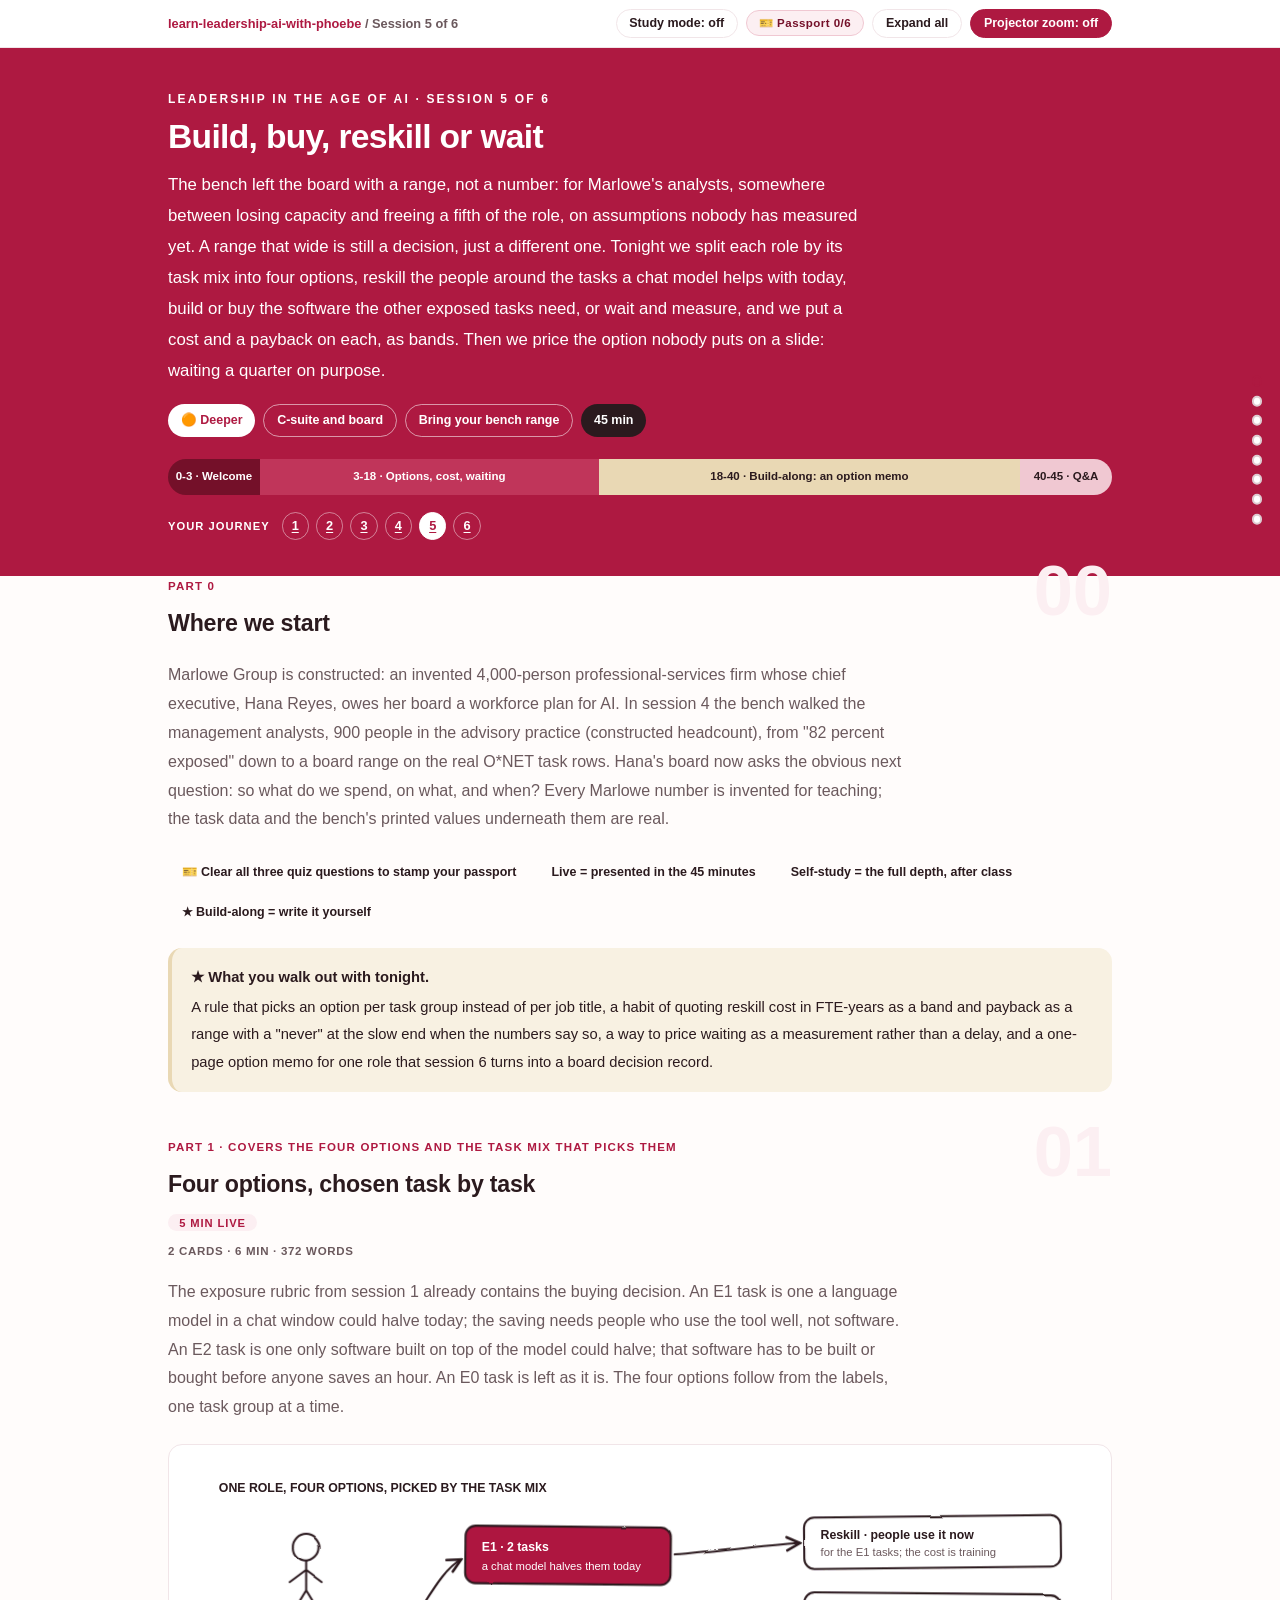
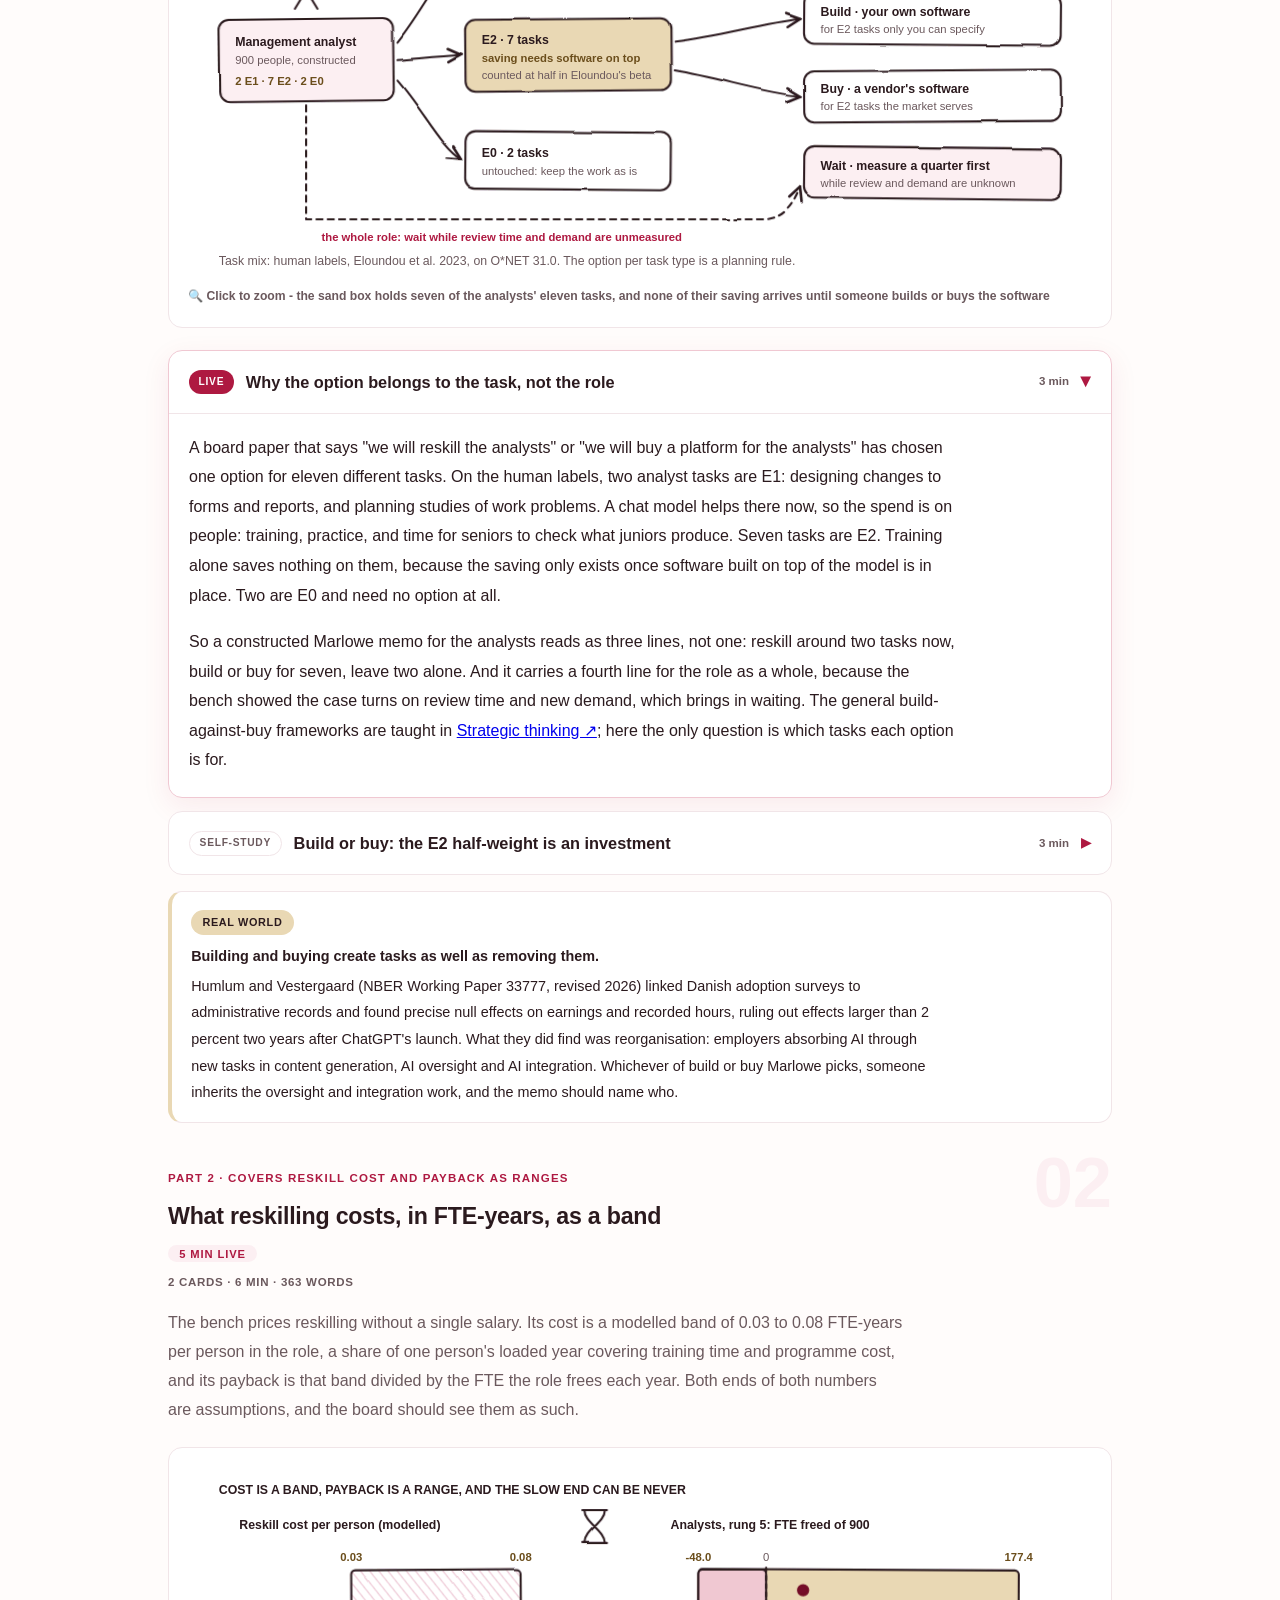
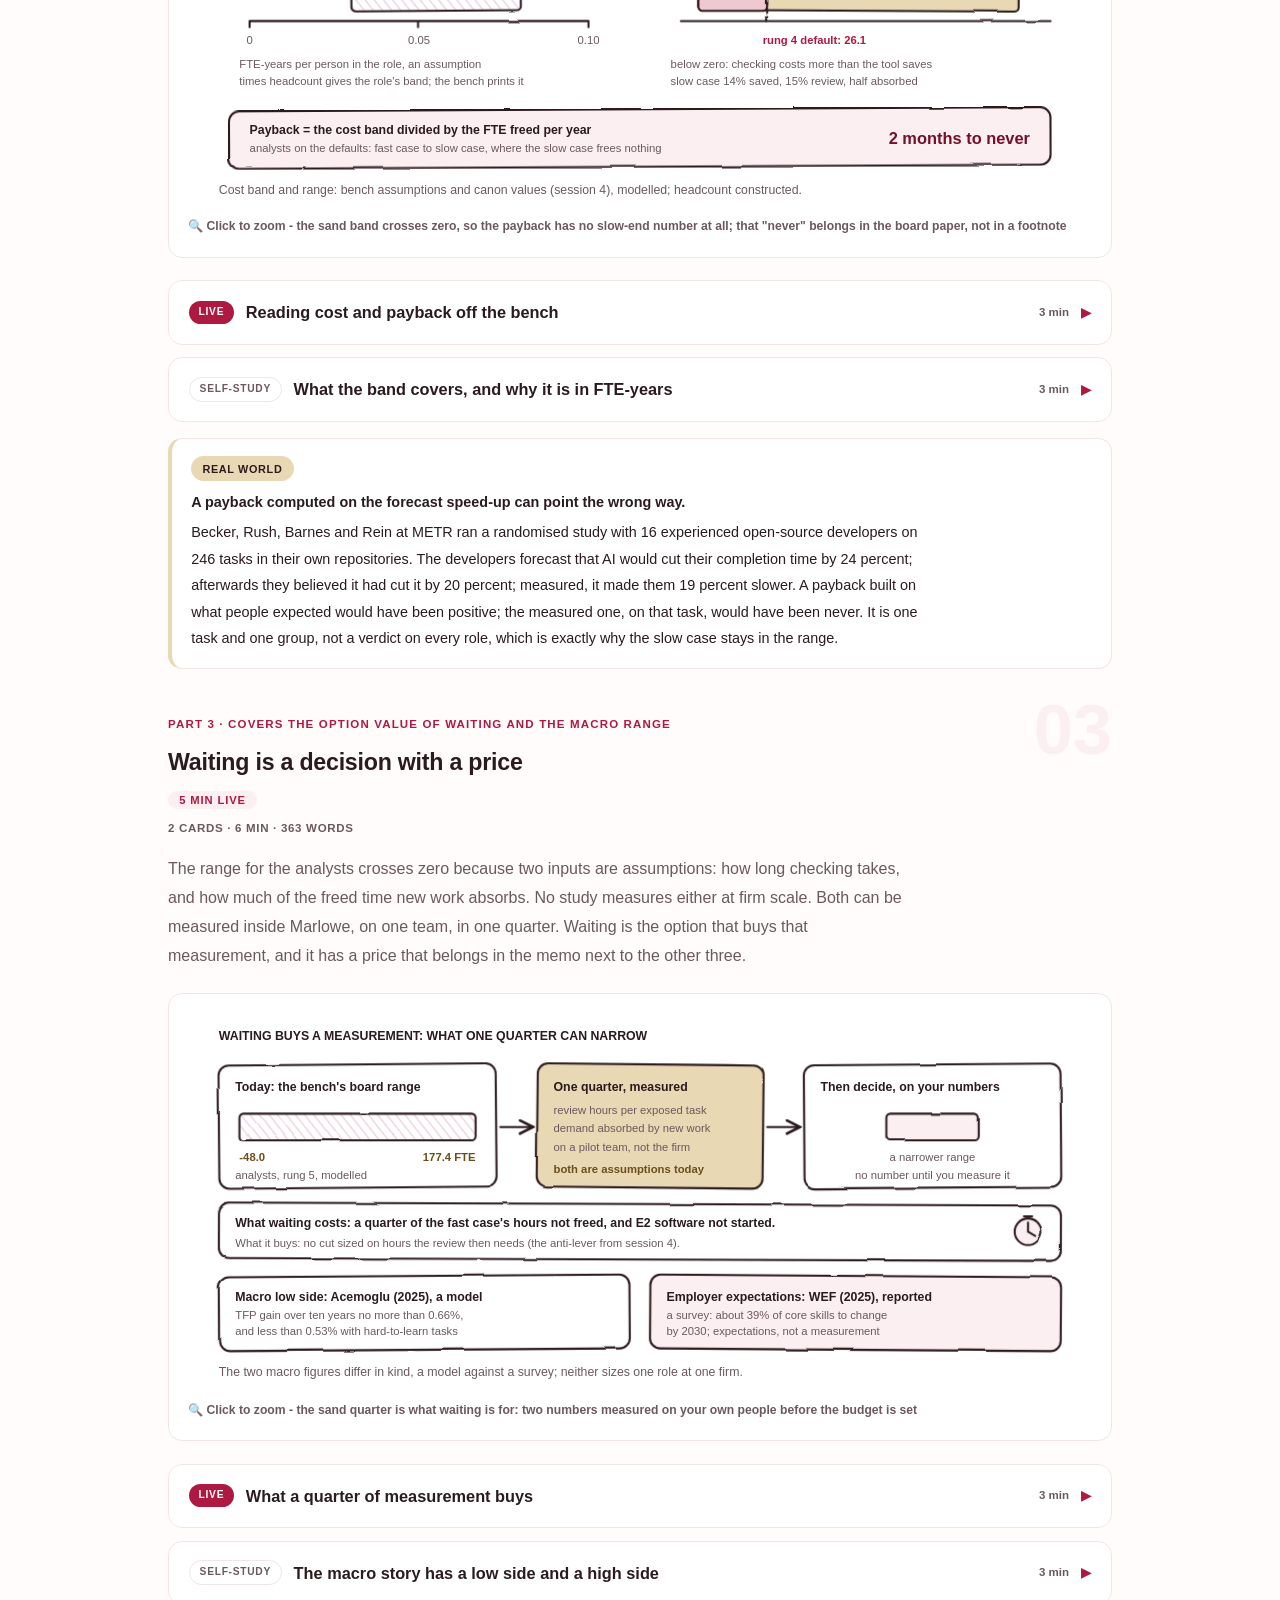
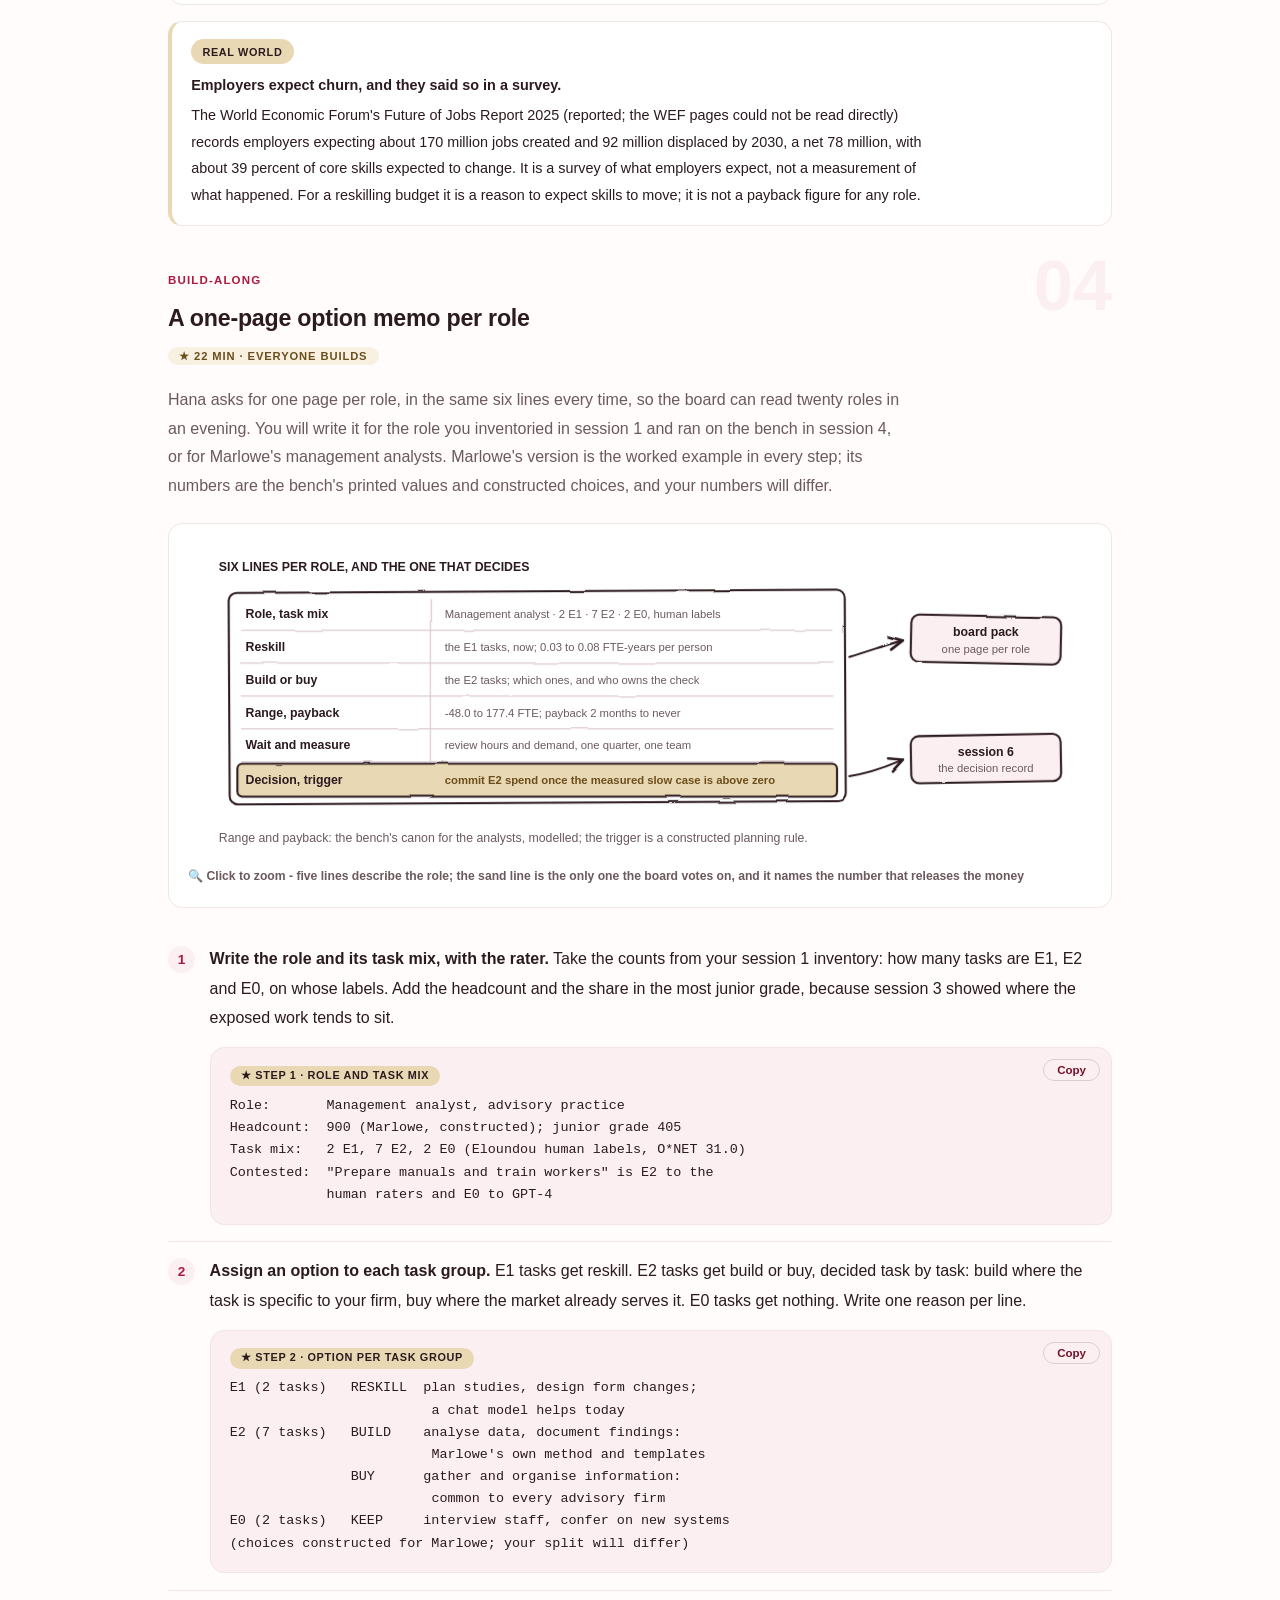
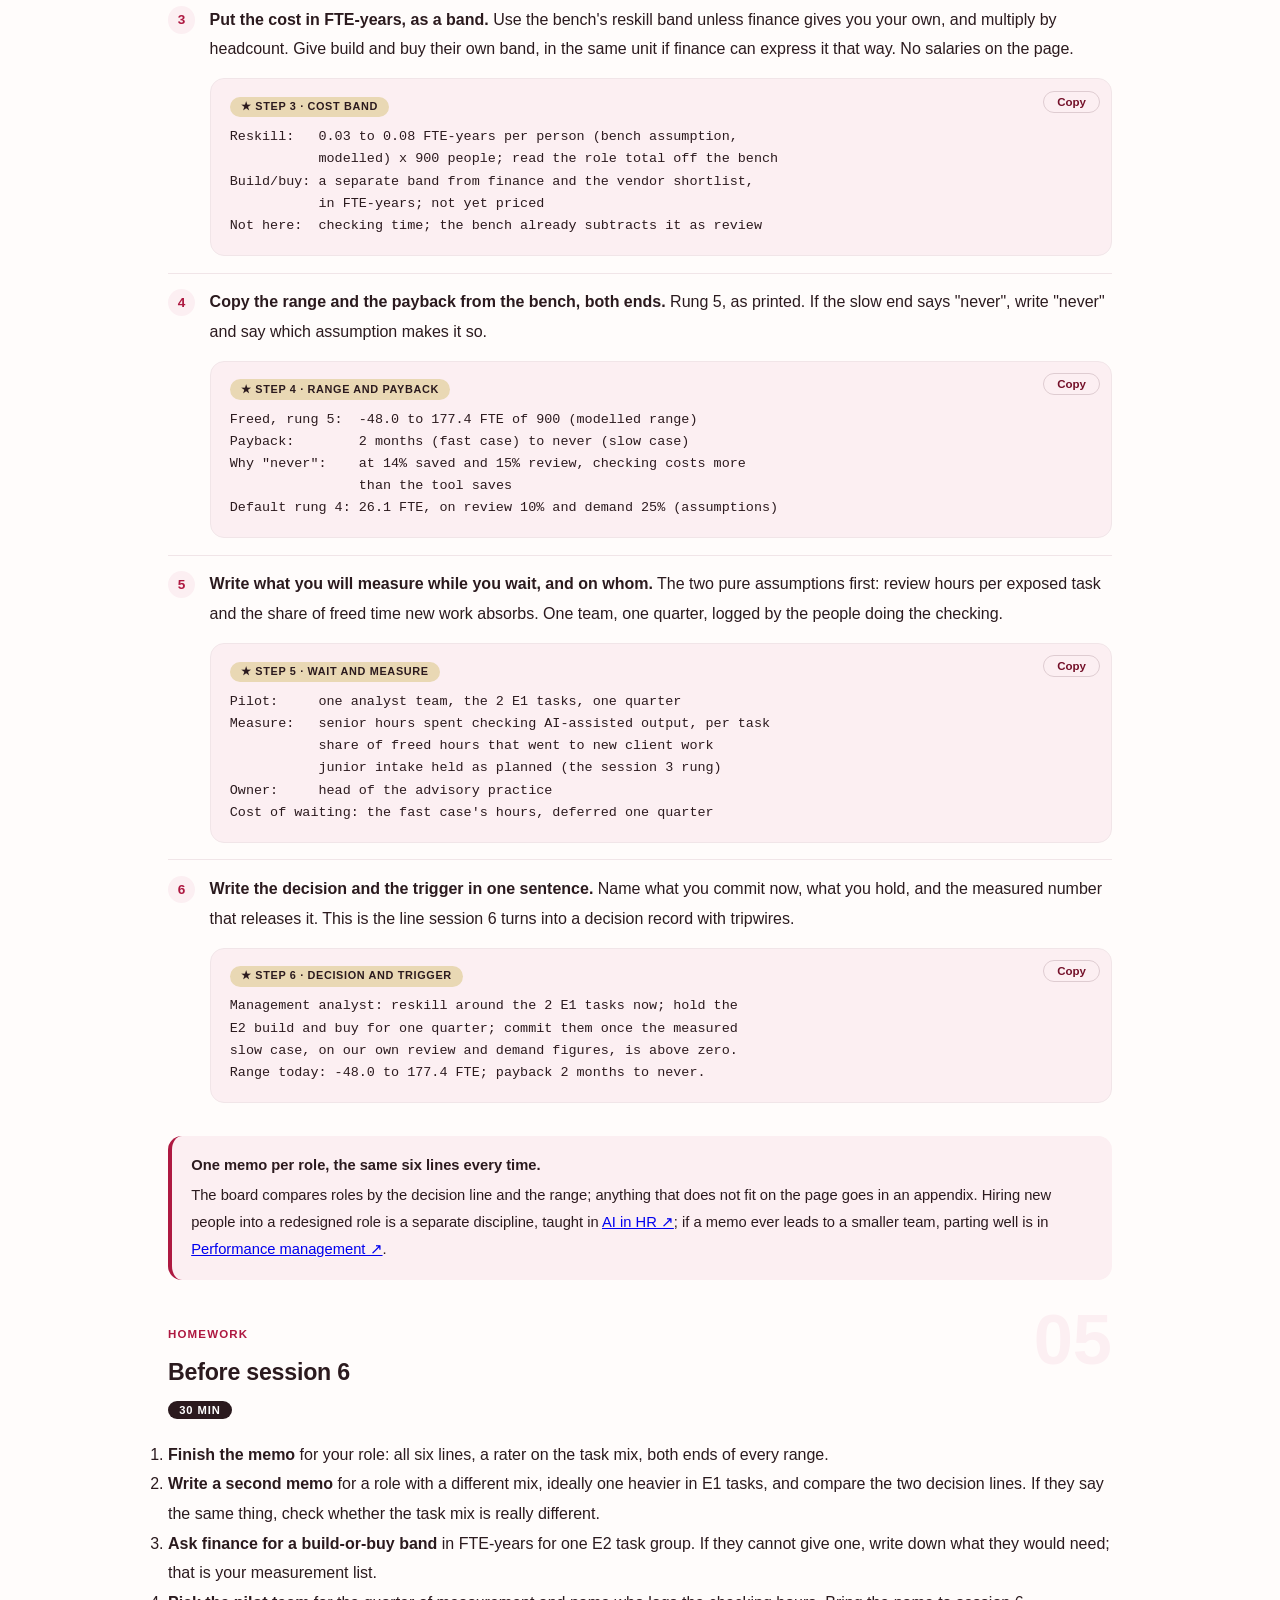
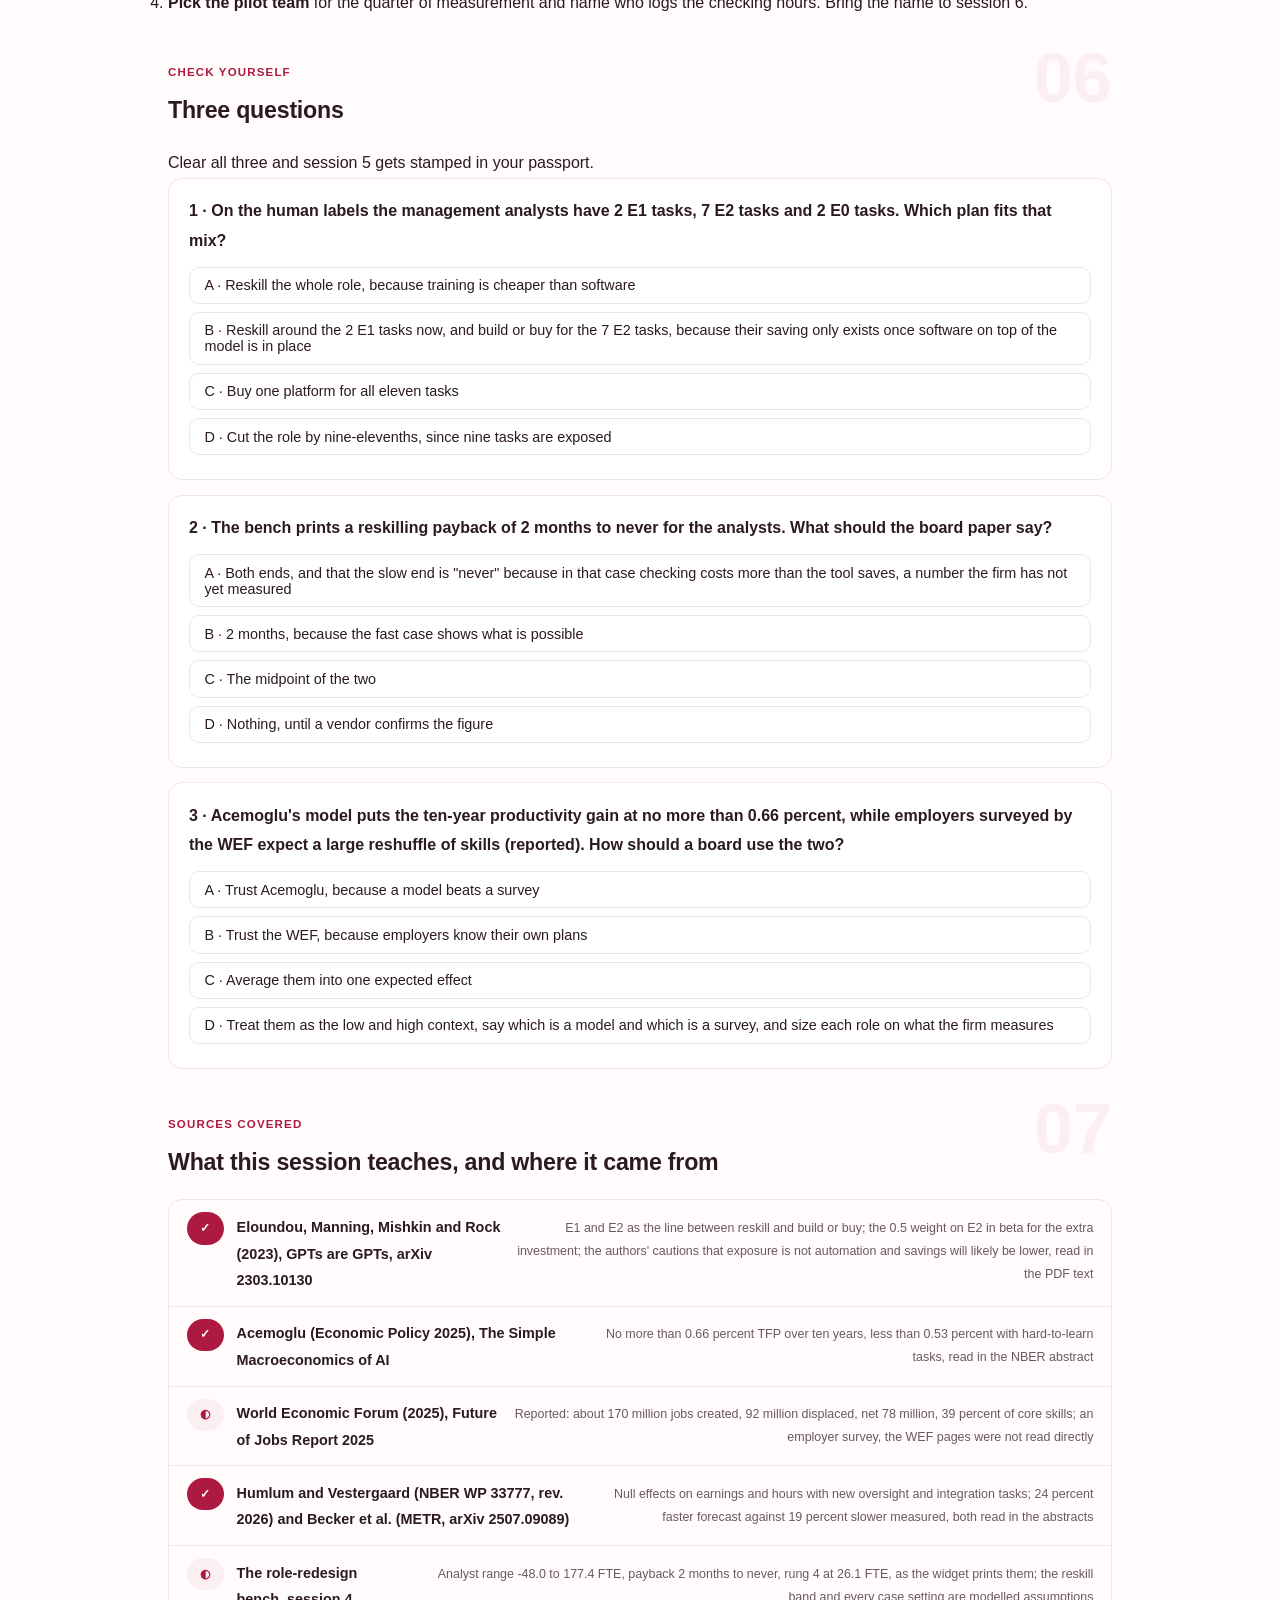
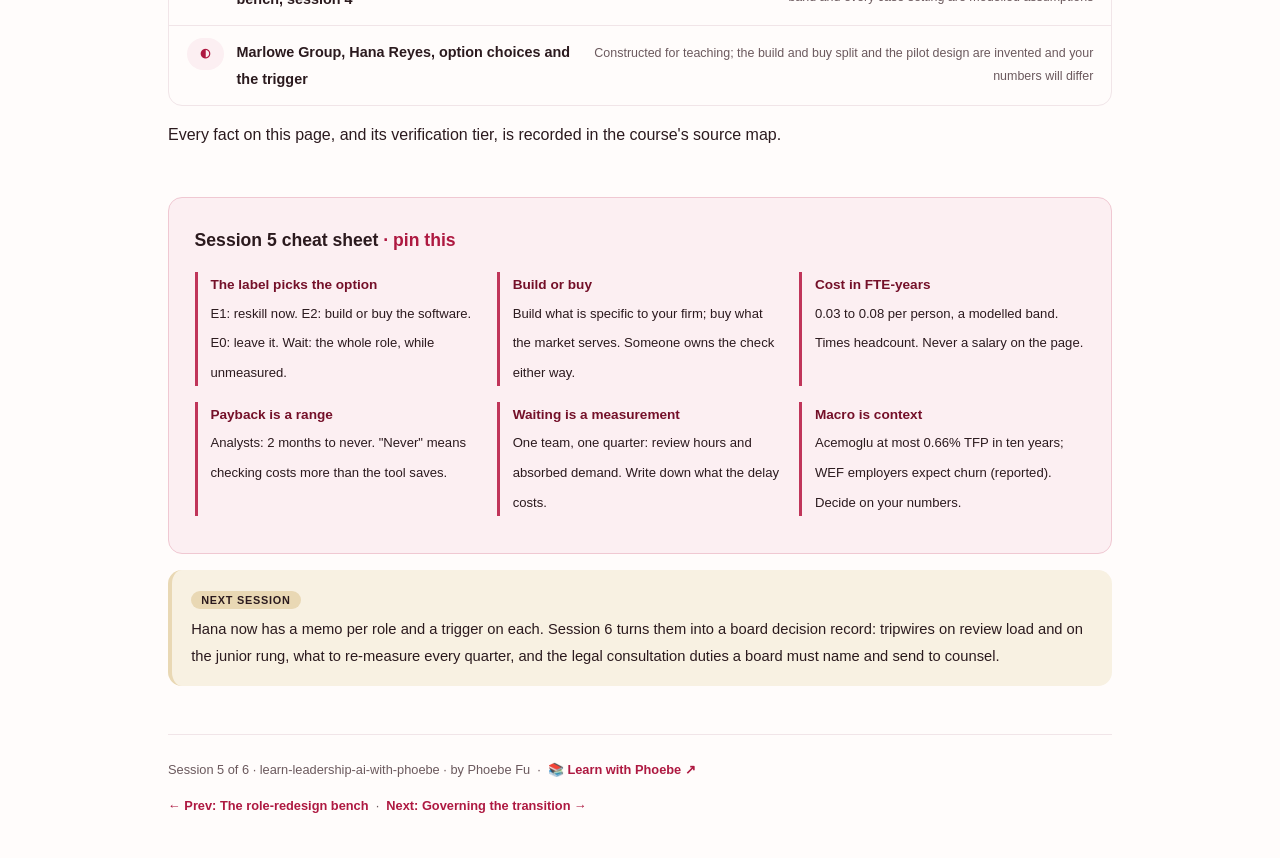
<file: courses/05-build-buy-reskill-wait.html>
<!DOCTYPE html>
<html lang="en">
<head>
<meta charset="UTF-8">
<meta name="viewport" content="width=device-width, initial-scale=1.0">
<!-- social:start -->
<meta name="description" content="Session 5 of 6. Four options for every role, chosen by its task mix: reskill around the tasks a chat model helps with today, build or buy the software the other exposed tasks need, or wait a quarter and measure. Reskill cost as a band in FTE-years and payback as a range, the price and the value of waiting, and the macro low side next to employer expectations. Build-along: a one-page option memo per role at Marlowe Group, a constructed firm.">
<meta property="og:type" content="article">
<meta property="og:site_name" content="Learn with Phoebe">
<meta property="og:title" content="Build, buy, reskill or wait - learn leadership ai with phoebe">
<meta property="og:description" content="Session 5 of 6. The task mix picks the option, the cost is a band, the payback is a range, and waiting buys a measurement.">
<meta property="og:url" content="https://phoebefu6.github.io/learn-leadership-ai-with-phoebe/courses/05-build-buy-reskill-wait.html">
<meta property="og:image" content="https://phoebefu6.github.io/learn-leadership-ai-with-phoebe/assets/og-cover.png">
<meta property="og:image:width" content="1200">
<meta property="og:image:height" content="630">
<meta name="twitter:card" content="summary_large_image">
<meta name="twitter:title" content="Build, buy, reskill or wait - learn leadership ai with phoebe">
<meta name="twitter:description" content="Session 5 of 6. Four options per role, cost and payback as ranges, and the option value of waiting.">
<meta name="twitter:image" content="https://phoebefu6.github.io/learn-leadership-ai-with-phoebe/assets/og-cover.png">
<!-- social:end -->
<title>Session 5 · Build, buy, reskill or wait - learn leadership ai with phoebe</title>
<link rel="stylesheet" href="../assets/style.css?v=2">
</head>
<body>

<div class="toolbar">
  <div class="wrap">
    <span class="crumb"><a href="../index.html">learn-leadership-ai-with-phoebe</a> / Session 5 of 6</span>
    <button class="btn" id="toggle-all" type="button">Expand all</button>
    <button class="btn primary" id="zoom-toggle" type="button">Projector zoom: off</button>
  </div>
</div>

<header class="masthead">
  <div class="wrap">
    <div class="eyebrow">Leadership in the Age of AI · Session 5 of 6</div>
    <h1>Build, buy, <span class="accent">reskill</span> or wait</h1>
    <p class="sub">The bench left the board with a range, not a number: for Marlowe's analysts, somewhere between losing capacity and freeing a fifth of the role, on assumptions nobody has measured yet. A range that wide is still a decision, just a different one. Tonight we split each role by its task mix into four options, reskill the people around the tasks a chat model helps with today, build or buy the software the other exposed tasks need, or wait and measure, and we put a cost and a payback on each, as bands. Then we price the option nobody puts on a slide: waiting a quarter on purpose.</p>
    <div class="chip-row">
      <span class="chip level">🟠 Deeper</span>
      <span class="chip audience">C-suite and board</span>
      <span class="chip audience">Bring your bench range</span>
      <span class="chip time">45 min</span>
    </div>
    <div class="agenda">
      <span class="a1" style="flex:1">0-3 · Welcome</span>
      <span class="a2" style="flex:4">3-18 · Options, cost, waiting</span>
      <span class="a3" style="flex:5">18-40 · Build-along: an option memo</span>
      <span class="a4" style="flex:1">40-45 · Q&amp;A</span>
    </div>
  </div>
</header>

<main class="wrap">

  <section class="section" id="intro">
    <div class="section-kicker">
      <span class="klabel">Part 0</span>
      <h2>Where we start</h2>
    </div>
    <p class="lede">Marlowe Group is constructed: an invented 4,000-person professional-services firm whose chief executive, Hana Reyes, owes her board a workforce plan for AI. In session 4 the bench walked the management analysts, 900 people in the advisory practice (constructed headcount), from "82 percent exposed" down to a board range on the real O*NET task rows. Hana's board now asks the obvious next question: so what do we spend, on what, and when? Every Marlowe number is invented for teaching; the task data and the bench's printed values underneath them are real.</p>

    <div class="legend">
      <span class="pill">🎫 Clear all three quiz questions to stamp your passport</span>
      <span class="pill">Live = presented in the 45 minutes</span>
      <span class="pill">Self-study = the full depth, after class</span>
      <span class="pill">★ Build-along = write it yourself</span>
    </div>

    <div class="callout win">
      <p><strong>★ What you walk out with tonight.</strong> A rule that picks an option per task group instead of per job title, a habit of quoting reskill cost in FTE-years as a band and payback as a range with a "never" at the slow end when the numbers say so, a way to price waiting as a measurement rather than a delay, and a one-page option memo for one role that session 6 turns into a board decision record.</p>
    </div>
  </section>

  <section class="section" id="part-1">
    <div class="section-kicker">
      <span class="klabel">Part 1 · covers the four options and the task mix that picks them</span>
      <h2>Four options, chosen task by task</h2>
      <span class="tag concept">5 min live</span>
    </div>
    <p class="lede">The exposure rubric from session 1 already contains the buying decision. An E1 task is one a language model in a chat window could halve today; the saving needs people who use the tool well, not software. An E2 task is one only software built on top of the model could halve; that software has to be built or bought before anyone saves an hour. An E0 task is left as it is. The four options follow from the labels, one task group at a time.</p>

    <figure class="zoomable">
      <svg viewBox="0 0 880 400" xmlns="http://www.w3.org/2000/svg" role="img" aria-label="An option tree for one role. Management analyst, 900 people at Marlowe, constructed, with eleven O*NET tasks on human labels: 2 E1, 7 E2 and 2 E0. The 2 E1 tasks lead to reskill, because a chat model works on them today. The 7 E2 tasks lead to build or buy, because their saving needs software on top of the model. The 2 E0 tasks are kept as they are. A path from the whole role leads to wait, the option when review time and demand are still unmeasured.">
        <defs>
          <filter id="s5aSk" x="-3%" y="-3%" width="106%" height="106%"><feTurbulence type="fractalNoise" baseFrequency="0.02" numOctaves="2" seed="51" result="n"/><feDisplacementMap in="SourceGraphic" in2="n" scale="2.4" xChannelSelector="R" yChannelSelector="G"/></filter>
          <marker id="s5aAr" viewBox="0 0 10 10" refX="9" refY="5" markerWidth="8" markerHeight="8" orient="auto"><path d="M1 1 L9 5 L1 9" fill="none" stroke="#2B1A1E" stroke-width="1.6" stroke-linecap="round"/></marker>
        </defs>
        <style>
          .s5aH { font: 800 12px Inter, sans-serif; fill: #2B1A1E; }
          .s5aL { font: 600 12px Inter, sans-serif; fill: #2B1A1E; }
          .s5aS { font: 400 11px Inter, sans-serif; fill: #6B595D; }
          .s5aB { font: 800 11px Inter, sans-serif; fill: #6B4E1C; }
          .s5aW { font: 800 12px Inter, sans-serif; fill: #FFFFFF; }
          .s5aX { font: 400 11px Inter, sans-serif; fill: #FFFFFF; }
          .s5aA { font: 700 11px Inter, sans-serif; fill: #AE1941; }
          .s5aN { font: 400 12px Inter, sans-serif; fill: #6B595D; }
        </style>

        <text class="s5aH" x="30" y="26">ONE ROLE, FOUR OPTIONS, PICKED BY THE TASK MIX</text>

        <g filter="url(#s5aSk)" fill="none" stroke="#2B1A1E" stroke-width="2" stroke-linecap="round" stroke-linejoin="round">
          <circle cx="115" cy="80" r="13" fill="#FFFFFF"/>
          <path d="M115 93 L115 122 M115 102 L99 114 M115 102 L131 114 M115 122 L104 140 M115 122 L126 140"/>
          <rect x="30" y="150" width="170" height="80" rx="10" transform="rotate(-0.7 115 190)" fill="#FCEFF2"/>
          <rect x="270" y="60" width="200" height="56" rx="10" transform="rotate(0.6 370 88)" fill="#AE1941"/>
          <rect x="270" y="150" width="200" height="70" rx="10" transform="rotate(-0.5 370 185)" fill="#E9D8B4"/>
          <rect x="270" y="260" width="200" height="56" rx="10" transform="rotate(0.5 370 288)" fill="#FFFFFF"/>
          <rect x="600" y="50" width="250" height="50" rx="10" transform="rotate(-0.6 725 75)" fill="#FFFFFF"/>
          <rect x="600" y="125" width="250" height="50" rx="10" transform="rotate(0.5 725 150)" fill="#FFFFFF"/>
          <rect x="600" y="200" width="250" height="50" rx="10" transform="rotate(-0.4 725 225)" fill="#FFFFFF"/>
          <rect x="600" y="275" width="250" height="50" rx="10" transform="rotate(0.6 725 300)" fill="#FCEFF2"/>
          <path d="M204 172 C230 140 244 104 266 92" marker-end="url(#s5aAr)"/>
          <path d="M204 190 C228 188 246 186 266 185" marker-end="url(#s5aAr)"/>
          <path d="M204 210 C230 240 246 274 266 286" marker-end="url(#s5aAr)"/>
          <path d="M474 88 C520 84 560 78 596 76" marker-end="url(#s5aAr)"/>
          <path d="M474 172 C520 166 560 154 596 150" marker-end="url(#s5aAr)"/>
          <path d="M474 200 C520 208 560 222 596 225" marker-end="url(#s5aAr)"/>
          <path d="M115 234 L115 345 L560 345 C580 345 590 330 596 314" stroke-dasharray="6 5" marker-end="url(#s5aAr)"/>
        </g>

        <text class="s5aL" x="46" y="176">Management analyst</text>
        <text class="s5aS" x="46" y="194">900 people, constructed</text>
        <text class="s5aB" x="46" y="214">2 E1 · 7 E2 · 2 E0</text>
        <text class="s5aW" x="286" y="84">E1 · 2 tasks</text>
        <text class="s5aX" x="286" y="102">a chat model halves them today</text>
        <text class="s5aL" x="286" y="174">E2 · 7 tasks</text>
        <text class="s5aB" x="286" y="192">saving needs software on top</text>
        <text class="s5aS" x="286" y="208">counted at half in Eloundou's beta</text>
        <text class="s5aL" x="286" y="284">E0 · 2 tasks</text>
        <text class="s5aS" x="286" y="302">untouched: keep the work as is</text>
        <text class="s5aL" x="616" y="72">Reskill · people use it now</text>
        <text class="s5aS" x="616" y="89">for the E1 tasks; the cost is training</text>
        <text class="s5aL" x="616" y="147">Build · your own software</text>
        <text class="s5aS" x="616" y="164">for E2 tasks only you can specify</text>
        <text class="s5aL" x="616" y="222">Buy · a vendor's software</text>
        <text class="s5aS" x="616" y="239">for E2 tasks the market serves</text>
        <text class="s5aL" x="616" y="297">Wait · measure a quarter first</text>
        <text class="s5aS" x="616" y="314">while review and demand are unknown</text>
        <text class="s5aA" x="130" y="366">the whole role: wait while review time and demand are unmeasured</text>

        <text class="s5aN" x="30" y="390">Task mix: human labels, Eloundou et al. 2023, on O*NET 31.0. The option per task type is a planning rule.</text>
      </svg>
      <figcaption>🔍 Click to zoom - the sand box holds seven of the analysts' eleven tasks, and none of their saving arrives until someone builds or buys the software</figcaption>
    </figure>

    <details class="card" open>
      <summary><span class="mode live">Live</span>Why the option belongs to the task, not the role<span class="mini">3 min</span><span class="caret">▶</span></summary>
      <div class="body">
        <p>A board paper that says "we will reskill the analysts" or "we will buy a platform for the analysts" has chosen one option for eleven different tasks. On the human labels, two analyst tasks are E1: designing changes to forms and reports, and planning studies of work problems. A chat model helps there now, so the spend is on people: training, practice, and time for seniors to check what juniors produce. Seven tasks are E2. Training alone saves nothing on them, because the saving only exists once software built on top of the model is in place. Two are E0 and need no option at all.</p>
        <p>So a constructed Marlowe memo for the analysts reads as three lines, not one: reskill around two tasks now, build or buy for seven, leave two alone. And it carries a fourth line for the role as a whole, because the bench showed the case turns on review time and new demand, which brings in waiting. The general build-against-buy frameworks are taught in <a href="https://phoebefu6.github.io/learn-strategic-thinking-with-phoebe/">Strategic thinking ↗</a>; here the only question is which tasks each option is for.</p>
      </div>
    </details>

    <details class="card">
      <summary><span class="mode self">Self-study</span>Build or buy: the E2 half-weight is an investment<span class="mini">3 min</span><span class="caret">▶</span></summary>
      <div class="body">
        <p>Eloundou, Manning, Mishkin and Rock count an E2 task at half weight in their beta measure, and they give the reason: the half stands for the extra investment the software needs. That is the build-or-buy decision written as a coefficient. The bench inherits it as an assumption: an E2 task saves half of what an E1 task saves, 12.5 percent against 25 percent on the defaults, and on those defaults it costs 10 percent of its original time to check. Review eats most of the E2 saving before any software has been paid for.</p>
        <p>That gives the split a test. Build where the E2 task is specific to the firm, its methods, its data, its clients' formats, and where you can own the checking step. Buy where the task is common across firms, so a vendor has already paid for the software and spreads it across customers. In both cases the authors' caution applies: exposure "does not necessarily suggest that their tasks can be fully automated", and real time savings would likely be "slightly or significantly lower" than their estimates. A vendor demo is evidence about a vendor demo.</p>
      </div>
    </details>

    <div class="callout example">
      <span class="ex-pill">Real world</span>
      <p><strong>Building and buying create tasks as well as removing them.</strong> Humlum and Vestergaard (NBER Working Paper 33777, revised 2026) linked Danish adoption surveys to administrative records and found precise null effects on earnings and recorded hours, ruling out effects larger than 2 percent two years after ChatGPT's launch. What they did find was reorganisation: employers absorbing AI through new tasks in content generation, AI oversight and AI integration. Whichever of build or buy Marlowe picks, someone inherits the oversight and integration work, and the memo should name who.</p>
    </div>
  </section>

  <section class="section" id="part-2">
    <div class="section-kicker">
      <span class="klabel">Part 2 · covers reskill cost and payback as ranges</span>
      <h2>What reskilling costs, in FTE-years, as a band</h2>
      <span class="tag concept">5 min live</span>
    </div>
    <p class="lede">The bench prices reskilling without a single salary. Its cost is a modelled band of 0.03 to 0.08 FTE-years per person in the role, a share of one person's loaded year covering training time and programme cost, and its payback is that band divided by the FTE the role frees each year. Both ends of both numbers are assumptions, and the board should see them as such.</p>

    <figure class="zoomable">
      <svg viewBox="0 0 880 330" xmlns="http://www.w3.org/2000/svg" role="img" aria-label="Two ranges and the payback they produce. Left: the reskill cost assumption, a band from 0.03 to 0.08 FTE-years per person in the role, on a scale from 0 to 0.10. Right: the analysts' freed capacity at rung 5 of the bench, from -48.0 to 177.4 FTE of 900, with zero marked and the default rung 4 value of 26.1 shown; the part below zero is where checking costs more than the tool saves. Below: payback equals the cost band divided by freed FTE per year, which for the analysts runs from 2 months in the fast case to never in the slow case.">
        <defs>
          <filter id="s5bSk" x="-3%" y="-3%" width="106%" height="106%"><feTurbulence type="fractalNoise" baseFrequency="0.02" numOctaves="2" seed="57" result="n"/><feDisplacementMap in="SourceGraphic" in2="n" scale="2.4" xChannelSelector="R" yChannelSelector="G"/></filter>
          <pattern id="s5bHc" patternUnits="userSpaceOnUse" width="7" height="7" patternTransform="rotate(-38)"><line x1="0" y1="0" x2="0" y2="7" stroke="#AE1941" stroke-width="1" opacity=".5"/></pattern>
        </defs>
        <style>
          .s5bH { font: 800 12px Inter, sans-serif; fill: #2B1A1E; }
          .s5bL { font: 600 12px Inter, sans-serif; fill: #2B1A1E; }
          .s5bS { font: 400 11px Inter, sans-serif; fill: #6B595D; }
          .s5bB { font: 800 11px Inter, sans-serif; fill: #6B4E1C; }
          .s5bV { font: 800 16px Inter, sans-serif; fill: #741029; }
          .s5bA { font: 700 11px Inter, sans-serif; fill: #AE1941; }
          .s5bN { font: 400 12px Inter, sans-serif; fill: #6B595D; }
        </style>

        <text class="s5bH" x="30" y="26">COST IS A BAND, PAYBACK IS A RANGE, AND THE SLOW END CAN BE NEVER</text>

        <g filter="url(#s5bSk)" fill="none" stroke="#2B1A1E" stroke-width="2" stroke-linecap="round" stroke-linejoin="round">
          <path d="M384 42 L408 42 M384 74 L408 74 M386 42 C386 54 406 62 406 74 M406 42 C406 54 386 62 386 74"/>
          <rect x="159" y="100" width="165" height="40" rx="4" transform="rotate(-0.4 241 120)" fill="url(#s5bHc)"/>
          <path d="M60 150 L390 150 M60 150 L60 156 M225 150 L225 156 M390 150 L390 156"/>
          <rect x="497" y="100" width="312" height="40" rx="4" transform="rotate(0.3 653 120)" fill="#E9D8B4"/>
          <rect x="497" y="100" width="66" height="40" rx="4" fill="#F0C8D2"/>
          <path d="M563 98 L563 150" stroke-dasharray="4 4"/>
          <path d="M480 150 L840 150"/>
          <circle cx="599" cy="120" r="5" fill="#741029" stroke="#741029"/>
          <rect x="40" y="236" width="800" height="56" rx="10" transform="rotate(-0.3 440 264)" fill="#FCEFF2"/>
        </g>

        <text class="s5bL" x="50" y="60">Reskill cost per person (modelled)</text>
        <text class="s5bB" x="159" y="92" text-anchor="middle">0.03</text>
        <text class="s5bB" x="324" y="92" text-anchor="middle">0.08</text>
        <text class="s5bS" x="60" y="172" text-anchor="middle">0</text>
        <text class="s5bS" x="225" y="172" text-anchor="middle">0.05</text>
        <text class="s5bS" x="390" y="172" text-anchor="middle">0.10</text>
        <text class="s5bS" x="50" y="196">FTE-years per person in the role, an assumption</text>
        <text class="s5bS" x="50" y="212">times headcount gives the role's band; the bench prints it</text>

        <text class="s5bL" x="470" y="60">Analysts, rung 5: FTE freed of 900</text>
        <text class="s5bB" x="497" y="92" text-anchor="middle">-48.0</text>
        <text class="s5bS" x="563" y="92" text-anchor="middle">0</text>
        <text class="s5bB" x="809" y="92" text-anchor="middle">177.4</text>
        <text class="s5bA" x="610" y="172" text-anchor="middle">rung 4 default: 26.1</text>
        <text class="s5bS" x="470" y="196">below zero: checking costs more than the tool saves</text>
        <text class="s5bS" x="470" y="212">slow case 14% saved, 15% review, half absorbed</text>

        <text class="s5bL" x="60" y="260">Payback = the cost band divided by the FTE freed per year</text>
        <text class="s5bS" x="60" y="278">analysts on the defaults: fast case to slow case, where the slow case frees nothing</text>
        <text class="s5bV" x="820" y="270" text-anchor="end">2 months to never</text>

        <text class="s5bN" x="30" y="318">Cost band and range: bench assumptions and canon values (session 4), modelled; headcount constructed.</text>
      </svg>
      <figcaption>🔍 Click to zoom - the sand band crosses zero, so the payback has no slow-end number at all; that "never" belongs in the board paper, not in a footnote</figcaption>
    </figure>

    <details class="card">
      <summary><span class="mode live">Live</span>Reading cost and payback off the bench<span class="mini">3 min</span><span class="caret">▶</span></summary>
      <div class="body">
        <p>For the analysts on the default assumptions, the bench's board rung prints a freed range of -48.0 to 177.4 FTE and a reskilling payback of 2 months to never. The fast end pairs the cheap end of the cost band with the fast case: 50 percent saved on E1 tasks, 5 percent review, nothing absorbed by new demand. The slow end pairs the expensive end with the slow case: 14 percent saved, 15 percent review, half absorbed. In the slow case the analysts' review costs more than the tool saves, the freed capacity is negative, and a payback cannot be computed, so the bench says "never" rather than inventing a number.</p>
        <p>Hana's board line for the analysts, in the constructed Marlowe case, is therefore a sentence with two ends and a condition: "Reskilling the analysts pays back in as little as 2 months if the tool is fast and checking is light; it never pays back if checking takes 15 percent of the task. We have not measured checking." Your numbers will differ the moment you move an assumption, and a reader can see which one to move.</p>
      </div>
    </details>

    <details class="card">
      <summary><span class="mode self">Self-study</span>What the band covers, and why it is in FTE-years<span class="mini">3 min</span><span class="caret">▶</span></summary>
      <div class="body">
        <p>The band of 0.03 to 0.08 FTE-years per person is modelled and constructed; no study supplies it. It covers the hours people spend training instead of working and the cost of running the programme, expressed as a share of one loaded working year so that the plan never shows a salary. Multiply it by the role's headcount and you have the role's cost band in FTE-years, which compares directly with the FTE the role frees. Replace it with your own finance team's band before anything goes to the board.</p>
        <p>Two things it does not cover. It does not price build or buy: software cost belongs in the same memo, in the same unit if finance can express it that way, and as its own band. And it does not price the senior time that checking takes, which the bench already subtracts as review load. Adding it again would count it twice; leaving review out of the bench would hide it. How the change programme itself is run, adoption and culture, is in <a href="https://phoebefu6.github.io/learn-ai-leadership-with-phoebe/">AI leadership ↗</a>.</p>
      </div>
    </details>

    <div class="callout example">
      <span class="ex-pill">Real world</span>
      <p><strong>A payback computed on the forecast speed-up can point the wrong way.</strong> Becker, Rush, Barnes and Rein at METR ran a randomised study with 16 experienced open-source developers on 246 tasks in their own repositories. The developers forecast that AI would cut their completion time by 24 percent; afterwards they believed it had cut it by 20 percent; measured, it made them 19 percent slower. A payback built on what people expected would have been positive; the measured one, on that task, would have been never. It is one task and one group, not a verdict on every role, which is exactly why the slow case stays in the range.</p>
    </div>
  </section>

  <section class="section" id="part-3">
    <div class="section-kicker">
      <span class="klabel">Part 3 · covers the option value of waiting and the macro range</span>
      <h2>Waiting is a decision with a price</h2>
      <span class="tag concept">5 min live</span>
    </div>
    <p class="lede">The range for the analysts crosses zero because two inputs are assumptions: how long checking takes, and how much of the freed time new work absorbs. No study measures either at firm scale. Both can be measured inside Marlowe, on one team, in one quarter. Waiting is the option that buys that measurement, and it has a price that belongs in the memo next to the other three.</p>

    <figure class="zoomable">
      <svg viewBox="0 0 880 366" xmlns="http://www.w3.org/2000/svg" role="img" aria-label="Waiting as a measurement. Today the analysts' board range runs from -48.0 to 177.4 FTE, modelled. One quarter of measurement on a pilot team captures review hours per exposed task and the share of freed time that new work absorbs, both assumptions today. After it, the decision is taken on a narrower range from the firm's own numbers. What waiting costs: a quarter of the fast case's hours not yet freed and the E2 software not yet started. What it buys: avoiding a cut sized on hours the review then needs. Below, the macro context: Acemoglu's model puts the total factor productivity gain over ten years at no more than 0.66 percent; the WEF employer survey, reported, expects about 39 percent of core skills to change.">
        <defs>
          <filter id="s5cSk" x="-3%" y="-3%" width="106%" height="106%"><feTurbulence type="fractalNoise" baseFrequency="0.02" numOctaves="2" seed="63" result="n"/><feDisplacementMap in="SourceGraphic" in2="n" scale="2.4" xChannelSelector="R" yChannelSelector="G"/></filter>
          <pattern id="s5cHc" patternUnits="userSpaceOnUse" width="7" height="7" patternTransform="rotate(-38)"><line x1="0" y1="0" x2="0" y2="7" stroke="#AE1941" stroke-width="1" opacity=".5"/></pattern>
          <marker id="s5cAr" viewBox="0 0 10 10" refX="9" refY="5" markerWidth="8" markerHeight="8" orient="auto"><path d="M1 1 L9 5 L1 9" fill="none" stroke="#2B1A1E" stroke-width="1.6" stroke-linecap="round"/></marker>
        </defs>
        <style>
          .s5cH { font: 800 12px Inter, sans-serif; fill: #2B1A1E; }
          .s5cL { font: 600 12px Inter, sans-serif; fill: #2B1A1E; }
          .s5cS { font: 400 11px Inter, sans-serif; fill: #6B595D; }
          .s5cB { font: 800 11px Inter, sans-serif; fill: #6B4E1C; }
          .s5cN { font: 400 12px Inter, sans-serif; fill: #6B595D; }
        </style>

        <text class="s5cH" x="30" y="26">WAITING BUYS A MEASUREMENT: WHAT ONE QUARTER CAN NARROW</text>

        <g filter="url(#s5cSk)" fill="none" stroke="#2B1A1E" stroke-width="2" stroke-linecap="round" stroke-linejoin="round">
          <rect x="30" y="50" width="270" height="120" rx="10" transform="rotate(-0.5 165 110)" fill="#FFFFFF"/>
          <rect x="50" y="98" width="230" height="26" rx="4" fill="url(#s5cHc)"/>
          <rect x="340" y="50" width="220" height="120" rx="10" transform="rotate(0.6 450 110)" fill="#E9D8B4"/>
          <rect x="600" y="50" width="250" height="120" rx="10" transform="rotate(-0.4 725 110)" fill="#FFFFFF"/>
          <rect x="680" y="98" width="90" height="26" rx="4" fill="#FCEFF2"/>
          <path d="M304 111 L336 111" marker-end="url(#s5cAr)"/>
          <path d="M564 111 L596 111" marker-end="url(#s5cAr)"/>
          <rect x="30" y="186" width="820" height="54" rx="10" transform="rotate(0.2 440 213)" fill="#FFFFFF"/>
          <circle cx="818" cy="213" r="13" fill="#FCEFF2"/>
          <path d="M818 213 L818 204 M818 213 L825 217 M814 198 L822 198"/>
          <rect x="30" y="256" width="400" height="72" rx="10" transform="rotate(-0.4 230 292)" fill="#FFFFFF"/>
          <rect x="450" y="256" width="400" height="72" rx="10" transform="rotate(0.4 650 292)" fill="#FCEFF2"/>
        </g>

        <text class="s5cL" x="46" y="76">Today: the bench's board range</text>
        <text class="s5cB" x="50" y="144">-48.0</text>
        <text class="s5cB" x="280" y="144" text-anchor="end">177.4 FTE</text>
        <text class="s5cS" x="46" y="162">analysts, rung 5, modelled</text>
        <text class="s5cL" x="356" y="76">One quarter, measured</text>
        <text class="s5cS" x="356" y="98">review hours per exposed task</text>
        <text class="s5cS" x="356" y="116">demand absorbed by new work</text>
        <text class="s5cS" x="356" y="134">on a pilot team, not the firm</text>
        <text class="s5cB" x="356" y="156">both are assumptions today</text>
        <text class="s5cL" x="616" y="76">Then decide, on your numbers</text>
        <text class="s5cS" x="725" y="144" text-anchor="middle">a narrower range</text>
        <text class="s5cS" x="725" y="162" text-anchor="middle">no number until you measure it</text>

        <text class="s5cL" x="46" y="208">What waiting costs: a quarter of the fast case's hours not freed, and E2 software not started.</text>
        <text class="s5cS" x="46" y="228">What it buys: no cut sized on hours the review then needs (the anti-lever from session 4).</text>

        <text class="s5cL" x="46" y="280">Macro low side: Acemoglu (2025), a model</text>
        <text class="s5cS" x="46" y="298">TFP gain over ten years no more than 0.66%,</text>
        <text class="s5cS" x="46" y="314">and less than 0.53% with hard-to-learn tasks</text>
        <text class="s5cL" x="466" y="280">Employer expectations: WEF (2025), reported</text>
        <text class="s5cS" x="466" y="298">a survey: about 39% of core skills to change</text>
        <text class="s5cS" x="466" y="314">by 2030; expectations, not a measurement</text>

        <text class="s5cN" x="30" y="354">The two macro figures differ in kind, a model against a survey; neither sizes one role at one firm.</text>
      </svg>
      <figcaption>🔍 Click to zoom - the sand quarter is what waiting is for: two numbers measured on your own people before the budget is set</figcaption>
    </figure>

    <details class="card">
      <summary><span class="mode live">Live</span>What a quarter of measurement buys<span class="mini">3 min</span><span class="caret">▶</span></summary>
      <div class="body">
        <p>Waiting well is not doing nothing. Hana's constructed plan gives one analyst team the tool for the E1 tasks, has its seniors log the hours they spend checking output, and tracks how much of the time freed goes to new work: more proposals, deeper analysis, work previously turned away. At the end of the quarter the bench's two pure assumptions, review at 10 percent and demand at 25 percent, are replaced by Marlowe's own figures, and the range narrows to whatever those figures say.</p>
        <p>The price is real and should be written down: the fast case's freed hours that do not arrive for a quarter, and E2 software that starts a quarter later. What it buys is protection against the anti-lever from session 4, cutting the team on the time-share hours and then finding that the checking needs most of them back. Waiting has the most value when the range crosses zero, as it does for the analysts, and the least when even the slow case frees capacity. The tripwires that end the wait, and who reads them, are session 6.</p>
      </div>
    </details>

    <details class="card">
      <summary><span class="mode self">Self-study</span>The macro story has a low side and a high side<span class="mini">3 min</span><span class="caret">▶</span></summary>
      <div class="body">
        <p>Boards hear both, often in the same week. On the low side, Acemoglu's "The Simple Macroeconomics of AI" (Economic Policy, 2025) estimates the total factor productivity gain over ten years at no more than 0.66 percent, and less than 0.53 percent once hard-to-learn tasks are accounted for; the gains depend on the fraction of tasks impacted and the average cost saving per task. He also predicts AI widens the gap between capital and labour income. On the other side, employers surveyed by the World Economic Forum expect a large reshuffle of jobs and skills by 2030 (reported).</p>
        <p>These disagree, and the disagreement does not settle a single role at a single firm. A model of the whole economy can sit low while one firm's E1-heavy roles change fast; employer expectations can run high while measured earnings and hours barely move, as Humlum and Vestergaard found in Denmark. Use them as context for the range, say which is a model and which is a survey, and decide on what you measure. The theory underneath, displacement and reinstatement, is in <a href="https://phoebefu6.github.io/learn-economics-with-phoebe/courses/p7-labour-economics-of-ai.html">Economics, session 7 ↗</a>.</p>
      </div>
    </details>

    <div class="callout example">
      <span class="ex-pill">Real world</span>
      <p><strong>Employers expect churn, and they said so in a survey.</strong> The World Economic Forum's Future of Jobs Report 2025 (reported; the WEF pages could not be read directly) records employers expecting about 170 million jobs created and 92 million displaced by 2030, a net 78 million, with about 39 percent of core skills expected to change. It is a survey of what employers expect, not a measurement of what happened. For a reskilling budget it is a reason to expect skills to move; it is not a payback figure for any role.</p>
    </div>
  </section>

  <section class="section" id="demo-1">
    <div class="section-kicker">
      <span class="klabel">Build-along</span>
      <h2>A one-page option memo per role</h2>
      <span class="tag demo">★ 22 min · everyone builds</span>
    </div>
    <p class="lede">Hana asks for one page per role, in the same six lines every time, so the board can read twenty roles in an evening. You will write it for the role you inventoried in session 1 and ran on the bench in session 4, or for Marlowe's management analysts. Marlowe's version is the worked example in every step; its numbers are the bench's printed values and constructed choices, and your numbers will differ.</p>

    <figure class="zoomable">
      <svg viewBox="0 0 880 304" xmlns="http://www.w3.org/2000/svg" role="img" aria-label="The option memo as a sheet with six rows for the management analysts. Role and task mix: 2 E1, 7 E2, 2 E0. Reskill: the E1 tasks now, 0.03 to 0.08 FTE-years per person. Build or buy: the E2 tasks, which ones and who owns the check. Range: -48.0 to 177.4 FTE, payback 2 months to never. Wait and measure: review hours and demand, one quarter, one team. Decision and trigger, highlighted: commit the E2 spend when the measured slow case no longer falls below zero. Arrows lead to the board pack and to session 6, the decision record.">
        <defs>
          <filter id="s5dSk" x="-3%" y="-3%" width="106%" height="106%"><feTurbulence type="fractalNoise" baseFrequency="0.02" numOctaves="2" seed="69" result="n"/><feDisplacementMap in="SourceGraphic" in2="n" scale="2.4" xChannelSelector="R" yChannelSelector="G"/></filter>
          <marker id="s5dAr" viewBox="0 0 10 10" refX="9" refY="5" markerWidth="8" markerHeight="8" orient="auto"><path d="M1 1 L9 5 L1 9" fill="none" stroke="#2B1A1E" stroke-width="1.6" stroke-linecap="round"/></marker>
        </defs>
        <style>
          .s5dH { font: 800 12px Inter, sans-serif; fill: #2B1A1E; }
          .s5dL { font: 600 12px Inter, sans-serif; fill: #2B1A1E; }
          .s5dS { font: 400 11px Inter, sans-serif; fill: #6B595D; }
          .s5dB { font: 800 11px Inter, sans-serif; fill: #6B4E1C; }
          .s5dN { font: 400 12px Inter, sans-serif; fill: #6B595D; }
        </style>

        <text class="s5dH" x="30" y="26">SIX LINES PER ROLE, AND THE ONE THAT DECIDES</text>

        <g filter="url(#s5dSk)" fill="none" stroke="#2B1A1E" stroke-width="2" stroke-linecap="round" stroke-linejoin="round">
          <rect x="40" y="46" width="600" height="206" rx="8" transform="rotate(-0.3 340 149)" fill="#FFFFFF"/>
          <rect x="48" y="214" width="584" height="32" rx="5" fill="#E9D8B4"/>
          <path d="M52 84 L628 84 M52 116 L628 116 M52 148 L628 148 M52 180 L628 180 M52 212 L628 212" stroke="#DECCD1" stroke-width="1.2"/>
          <path d="M236 54 L236 212" stroke="#DECCD1" stroke-width="1.2"/>
          <path d="M644 110 C670 102 686 96 696 94" marker-end="url(#s5dAr)"/>
          <path d="M644 226 C670 222 686 214 696 210" marker-end="url(#s5dAr)"/>
          <rect x="704" y="70" width="146" height="46" rx="8" transform="rotate(1.2 777 93)" fill="#FCEFF2"/>
          <rect x="704" y="186" width="146" height="46" rx="8" transform="rotate(-1 777 209)" fill="#FCEFF2"/>
        </g>

        <text class="s5dL" x="56" y="72">Role, task mix</text>
        <text class="s5dS" x="250" y="72">Management analyst · 2 E1 · 7 E2 · 2 E0, human labels</text>
        <text class="s5dL" x="56" y="104">Reskill</text>
        <text class="s5dS" x="250" y="104">the E1 tasks, now; 0.03 to 0.08 FTE-years per person</text>
        <text class="s5dL" x="56" y="136">Build or buy</text>
        <text class="s5dS" x="250" y="136">the E2 tasks; which ones, and who owns the check</text>
        <text class="s5dL" x="56" y="168">Range, payback</text>
        <text class="s5dS" x="250" y="168">-48.0 to 177.4 FTE; payback 2 months to never</text>
        <text class="s5dL" x="56" y="200">Wait and measure</text>
        <text class="s5dS" x="250" y="200">review hours and demand, one quarter, one team</text>
        <text class="s5dL" x="56" y="234">Decision, trigger</text>
        <text class="s5dB" x="250" y="234">commit E2 spend once the measured slow case is above zero</text>
        <text class="s5dL" x="777" y="90" text-anchor="middle">board pack</text>
        <text class="s5dS" x="777" y="106" text-anchor="middle">one page per role</text>
        <text class="s5dL" x="777" y="206" text-anchor="middle">session 6</text>
        <text class="s5dS" x="777" y="222" text-anchor="middle">the decision record</text>

        <text class="s5dN" x="30" y="290">Range and payback: the bench's canon for the analysts, modelled; the trigger is a constructed planning rule.</text>
      </svg>
      <figcaption>🔍 Click to zoom - five lines describe the role; the sand line is the only one the board votes on, and it names the number that releases the money</figcaption>
    </figure>

    <div class="steps">
      <div class="step">
        <p><strong>Write the role and its task mix, with the rater.</strong> Take the counts from your session 1 inventory: how many tasks are E1, E2 and E0, on whose labels. Add the headcount and the share in the most junior grade, because session 3 showed where the exposed work tends to sit.</p>
        <div class="prompt-box good"><span class="label">★ Step 1 · role and task mix</span>Role:       Management analyst, advisory practice
Headcount:  900 (Marlowe, constructed); junior grade 405
Task mix:   2 E1, 7 E2, 2 E0 (Eloundou human labels, O*NET 31.0)
Contested:  "Prepare manuals and train workers" is E2 to the
            human raters and E0 to GPT-4</div>
      </div>
      <div class="step">
        <p><strong>Assign an option to each task group.</strong> E1 tasks get reskill. E2 tasks get build or buy, decided task by task: build where the task is specific to your firm, buy where the market already serves it. E0 tasks get nothing. Write one reason per line.</p>
        <div class="prompt-box good"><span class="label">★ Step 2 · option per task group</span>E1 (2 tasks)   RESKILL  plan studies, design form changes;
                         a chat model helps today
E2 (7 tasks)   BUILD    analyse data, document findings:
                         Marlowe's own method and templates
               BUY      gather and organise information:
                         common to every advisory firm
E0 (2 tasks)   KEEP     interview staff, confer on new systems
(choices constructed for Marlowe; your split will differ)</div>
      </div>
      <div class="step">
        <p><strong>Put the cost in FTE-years, as a band.</strong> Use the bench's reskill band unless finance gives you your own, and multiply by headcount. Give build and buy their own band, in the same unit if finance can express it that way. No salaries on the page.</p>
        <div class="prompt-box good"><span class="label">★ Step 3 · cost band</span>Reskill:   0.03 to 0.08 FTE-years per person (bench assumption,
           modelled) x 900 people; read the role total off the bench
Build/buy: a separate band from finance and the vendor shortlist,
           in FTE-years; not yet priced
Not here:  checking time; the bench already subtracts it as review</div>
      </div>
      <div class="step">
        <p><strong>Copy the range and the payback from the bench, both ends.</strong> Rung 5, as printed. If the slow end says "never", write "never" and say which assumption makes it so.</p>
        <div class="prompt-box good"><span class="label">★ Step 4 · range and payback</span>Freed, rung 5:  -48.0 to 177.4 FTE of 900 (modelled range)
Payback:        2 months (fast case) to never (slow case)
Why "never":    at 14% saved and 15% review, checking costs more
                than the tool saves
Default rung 4: 26.1 FTE, on review 10% and demand 25% (assumptions)</div>
      </div>
      <div class="step">
        <p><strong>Write what you will measure while you wait, and on whom.</strong> The two pure assumptions first: review hours per exposed task and the share of freed time new work absorbs. One team, one quarter, logged by the people doing the checking.</p>
        <div class="prompt-box good"><span class="label">★ Step 5 · wait and measure</span>Pilot:     one analyst team, the 2 E1 tasks, one quarter
Measure:   senior hours spent checking AI-assisted output, per task
           share of freed hours that went to new client work
           junior intake held as planned (the session 3 rung)
Owner:     head of the advisory practice
Cost of waiting: the fast case's hours, deferred one quarter</div>
      </div>
      <div class="step">
        <p><strong>Write the decision and the trigger in one sentence.</strong> Name what you commit now, what you hold, and the measured number that releases it. This is the line session 6 turns into a decision record with tripwires.</p>
        <div class="prompt-box good"><span class="label">★ Step 6 · decision and trigger</span>Management analyst: reskill around the 2 E1 tasks now; hold the
E2 build and buy for one quarter; commit them once the measured
slow case, on our own review and demand figures, is above zero.
Range today: -48.0 to 177.4 FTE; payback 2 months to never.</div>
      </div>
    </div>

    <div class="callout tip">
      <p><strong>One memo per role, the same six lines every time.</strong> The board compares roles by the decision line and the range; anything that does not fit on the page goes in an appendix. Hiring new people into a redesigned role is a separate discipline, taught in <a href="https://phoebefu6.github.io/learn-ai-hr-with-phoebe/">AI in HR ↗</a>; if a memo ever leads to a smaller team, parting well is in <a href="https://phoebefu6.github.io/learn-performance-management-with-phoebe/">Performance management ↗</a>.</p>
    </div>
  </section>

  <section class="section" id="exercise">
    <div class="section-kicker">
      <span class="klabel">Homework</span>
      <h2>Before session 6</h2>
      <span class="tag exercise">30 min</span>
    </div>
    <ol>
      <li><strong>Finish the memo</strong> for your role: all six lines, a rater on the task mix, both ends of every range.</li>
      <li><strong>Write a second memo</strong> for a role with a different mix, ideally one heavier in E1 tasks, and compare the two decision lines. If they say the same thing, check whether the task mix is really different.</li>
      <li><strong>Ask finance for a build-or-buy band</strong> in FTE-years for one E2 task group. If they cannot give one, write down what they would need; that is your measurement list.</li>
      <li><strong>Pick the pilot team</strong> for the quarter of measurement and name who logs the checking hours. Bring the name to session 6.</li>
    </ol>
  </section>

  <section class="section" id="quiz">
    <div class="section-kicker">
      <span class="klabel">Check yourself</span>
      <h2>Three questions</h2>
    </div>
    <p>Clear all three and session 5 gets stamped in your passport.</p>

    <div class="quiz-q" data-answer="1">
      <p class="qtext">1 · On the human labels the management analysts have 2 E1 tasks, 7 E2 tasks and 2 E0 tasks. Which plan fits that mix?</p>
      <button class="qopt" type="button">A · Reskill the whole role, because training is cheaper than software</button>
      <button class="qopt" type="button">B · Reskill around the 2 E1 tasks now, and build or buy for the 7 E2 tasks, because their saving only exists once software on top of the model is in place</button>
      <button class="qopt" type="button">C · Buy one platform for all eleven tasks</button>
      <button class="qopt" type="button">D · Cut the role by nine-elevenths, since nine tasks are exposed</button>
      <p class="qwhy">The option follows the label. Training helps where a chat model already halves the time; on E2 tasks the saving needs software, which is why Eloundou et al. count them at half weight for the extra investment. A spends on people where software is missing, C spends on software where two tasks need none, and D turns a task count into headcount, the step session 2 took apart.</p>
    </div>

    <div class="quiz-q" data-answer="0">
      <p class="qtext">2 · The bench prints a reskilling payback of 2 months to never for the analysts. What should the board paper say?</p>
      <button class="qopt" type="button">A · Both ends, and that the slow end is "never" because in that case checking costs more than the tool saves, a number the firm has not yet measured</button>
      <button class="qopt" type="button">B · 2 months, because the fast case shows what is possible</button>
      <button class="qopt" type="button">C · The midpoint of the two</button>
      <button class="qopt" type="button">D · Nothing, until a vendor confirms the figure</button>
      <p class="qwhy">A range is the only honest form, and "never" has no midpoint to average. The slow end exists because review at 15 percent outweighs a 14 percent saving; naming that assumption tells the board what to measure. A vendor cannot confirm the firm's own review time.</p>
    </div>

    <div class="quiz-q" data-answer="3">
      <p class="qtext">3 · Acemoglu's model puts the ten-year productivity gain at no more than 0.66 percent, while employers surveyed by the WEF expect a large reshuffle of skills (reported). How should a board use the two?</p>
      <button class="qopt" type="button">A · Trust Acemoglu, because a model beats a survey</button>
      <button class="qopt" type="button">B · Trust the WEF, because employers know their own plans</button>
      <button class="qopt" type="button">C · Average them into one expected effect</button>
      <button class="qopt" type="button">D · Treat them as the low and high context, say which is a model and which is a survey, and size each role on what the firm measures</button>
      <p class="qwhy">They measure different things, an economy-wide model and a survey of expectations, and they disagree. Neither sizes one role at one firm. Picking one hides the disagreement and averaging invents a number neither source gives; the quarter of measurement is what turns context into a decision.</p>
    </div>

    <p class="quiz-score"></p>
  </section>

  <section class="section" id="official">
    <div class="section-kicker">
      <span class="klabel">Sources covered</span>
      <h2>What this session teaches, and where it came from</h2>
    </div>
    <div class="covered">
      <div class="covered-row"><span class="status pill solid">✓</span><span class="name">Eloundou, Manning, Mishkin and Rock (2023), GPTs are GPTs, arXiv 2303.10130</span><span class="note">E1 and E2 as the line between reskill and build or buy; the 0.5 weight on E2 in beta for the extra investment; the authors' cautions that exposure is not automation and savings will likely be lower, read in the PDF text</span></div>
      <div class="covered-row"><span class="status pill solid">✓</span><span class="name">Acemoglu (Economic Policy 2025), The Simple Macroeconomics of AI</span><span class="note">No more than 0.66 percent TFP over ten years, less than 0.53 percent with hard-to-learn tasks, read in the NBER abstract</span></div>
      <div class="covered-row"><span class="status pill light">◐</span><span class="name">World Economic Forum (2025), Future of Jobs Report 2025</span><span class="note">Reported: about 170 million jobs created, 92 million displaced, net 78 million, 39 percent of core skills; an employer survey, the WEF pages were not read directly</span></div>
      <div class="covered-row"><span class="status pill solid">✓</span><span class="name">Humlum and Vestergaard (NBER WP 33777, rev. 2026) and Becker et al. (METR, arXiv 2507.09089)</span><span class="note">Null effects on earnings and hours with new oversight and integration tasks; 24 percent faster forecast against 19 percent slower measured, both read in the abstracts</span></div>
      <div class="covered-row"><span class="status pill light">◐</span><span class="name">The role-redesign bench, session 4</span><span class="note">Analyst range -48.0 to 177.4 FTE, payback 2 months to never, rung 4 at 26.1 FTE, as the widget prints them; the reskill band and every case setting are modelled assumptions</span></div>
      <div class="covered-row"><span class="status pill light">◐</span><span class="name">Marlowe Group, Hana Reyes, option choices and the trigger</span><span class="note">Constructed for teaching; the build and buy split and the pilot design are invented and your numbers will differ</span></div>
    </div>
    <p class="mono" style="margin-top:14px">Every fact on this page, and its verification tier, is recorded in the course's source map.</p>
  </section>

  <section class="cheat" id="cheatsheet">
    <h3>Session 5 cheat sheet <span>· pin this</span></h3>
    <div class="grid-2">
      <div class="cheat-item"><b>The label picks the option</b><span>E1: reskill now. E2: build or buy the software. E0: leave it. Wait: the whole role, while unmeasured.</span></div>
      <div class="cheat-item"><b>Build or buy</b><span>Build what is specific to your firm; buy what the market serves. Someone owns the check either way.</span></div>
      <div class="cheat-item"><b>Cost in FTE-years</b><span>0.03 to 0.08 per person, a modelled band. Times headcount. Never a salary on the page.</span></div>
      <div class="cheat-item"><b>Payback is a range</b><span>Analysts: 2 months to never. "Never" means checking costs more than the tool saves.</span></div>
      <div class="cheat-item"><b>Waiting is a measurement</b><span>One team, one quarter: review hours and absorbed demand. Write down what the delay costs.</span></div>
      <div class="cheat-item"><b>Macro is context</b><span>Acemoglu at most 0.66% TFP in ten years; WEF employers expect churn (reported). Decide on your numbers.</span></div>
    </div>
  </section>

  <div class="callout next">
    <span class="nx-pill">Next session</span>
    <p>Hana now has a memo per role and a trigger on each. Session 6 turns them into a board decision record: tripwires on review load and on the junior rung, what to re-measure every quarter, and the legal consultation duties a board must name and send to counsel.</p>
  </div>

  <footer class="pagefoot">
    <span>Session 5 of 6 · learn-leadership-ai-with-phoebe · by Phoebe Fu &nbsp;·&nbsp; 📚 <a href="https://phoebefu6.github.io/learn-with-phoebe/">Learn with Phoebe ↗</a></span>
    <span><a href="04-role-redesign-bench.html">← Prev: The role-redesign bench</a> &nbsp;·&nbsp; <a href="06-governing-the-transition.html">Next: Governing the transition →</a></span>
  </footer>

</main>

<script src="../assets/app.js?v=2"></script>
</body>
</html>
</file>
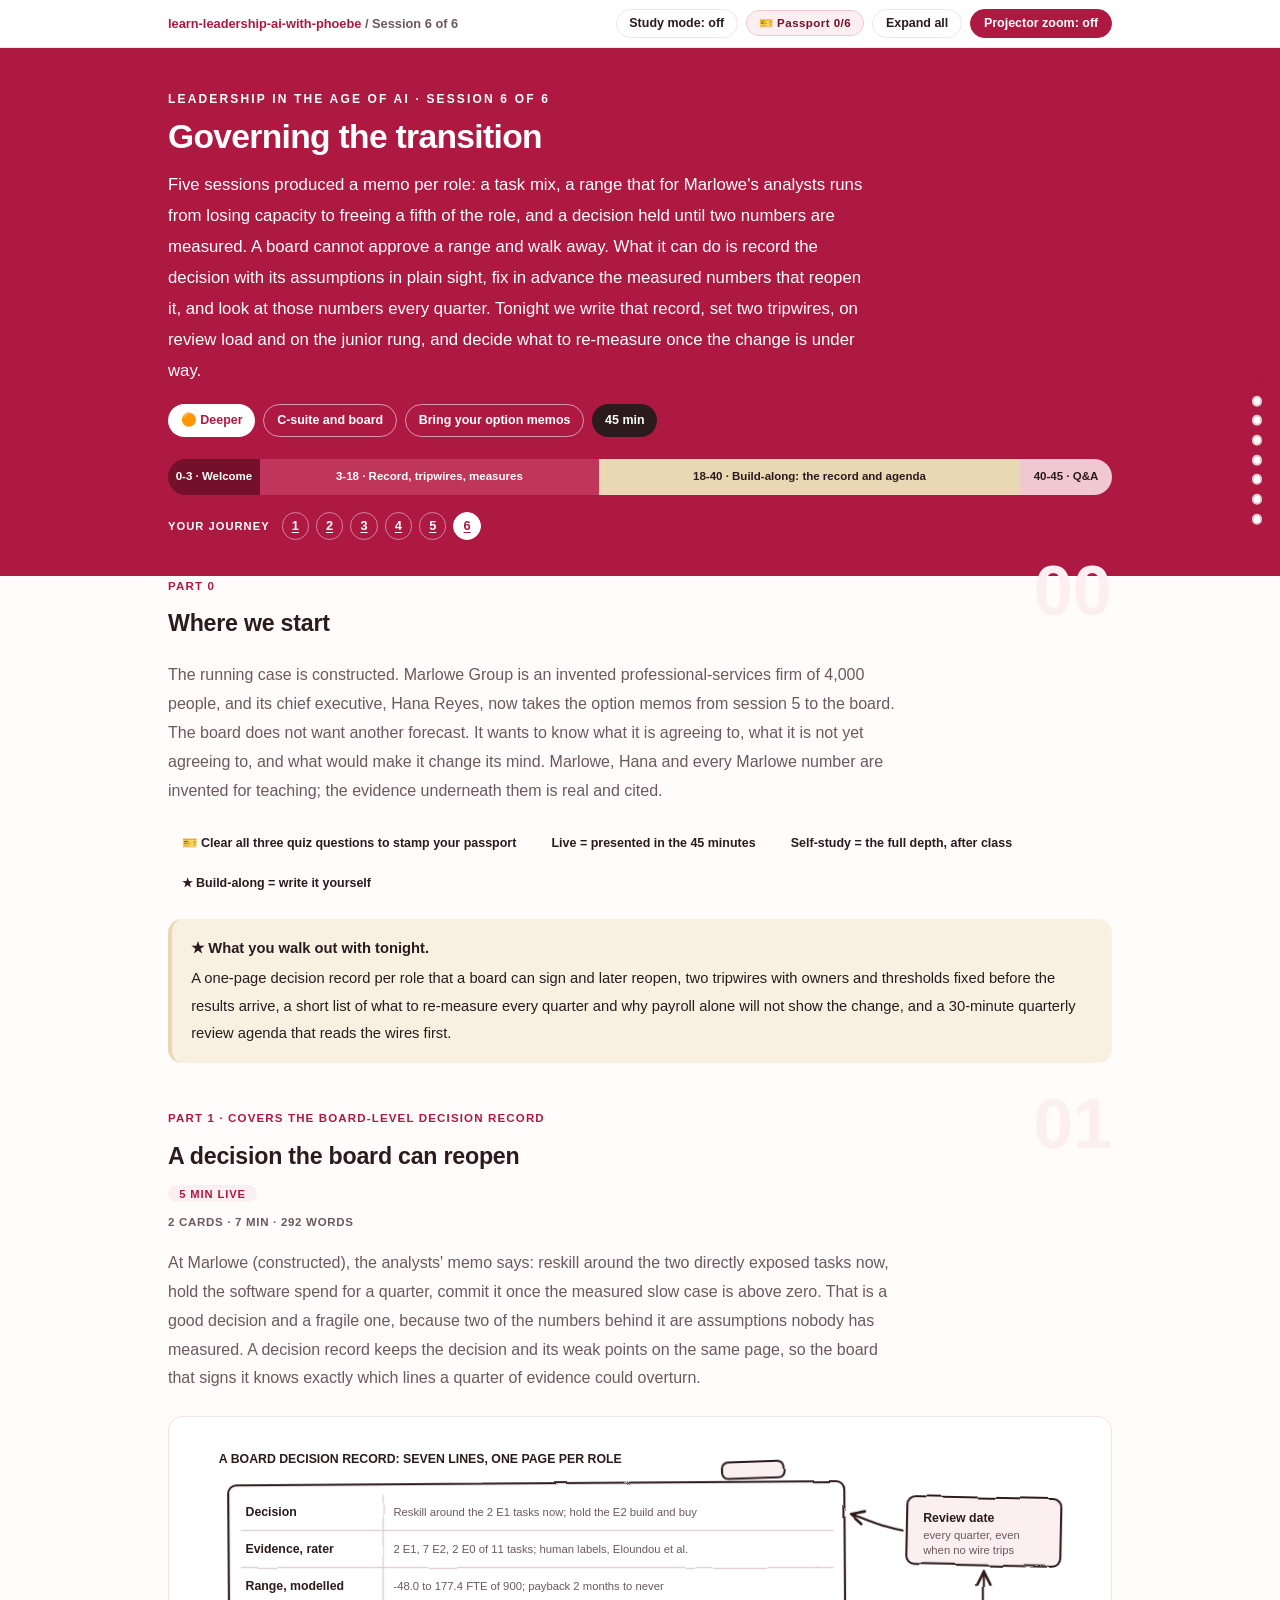
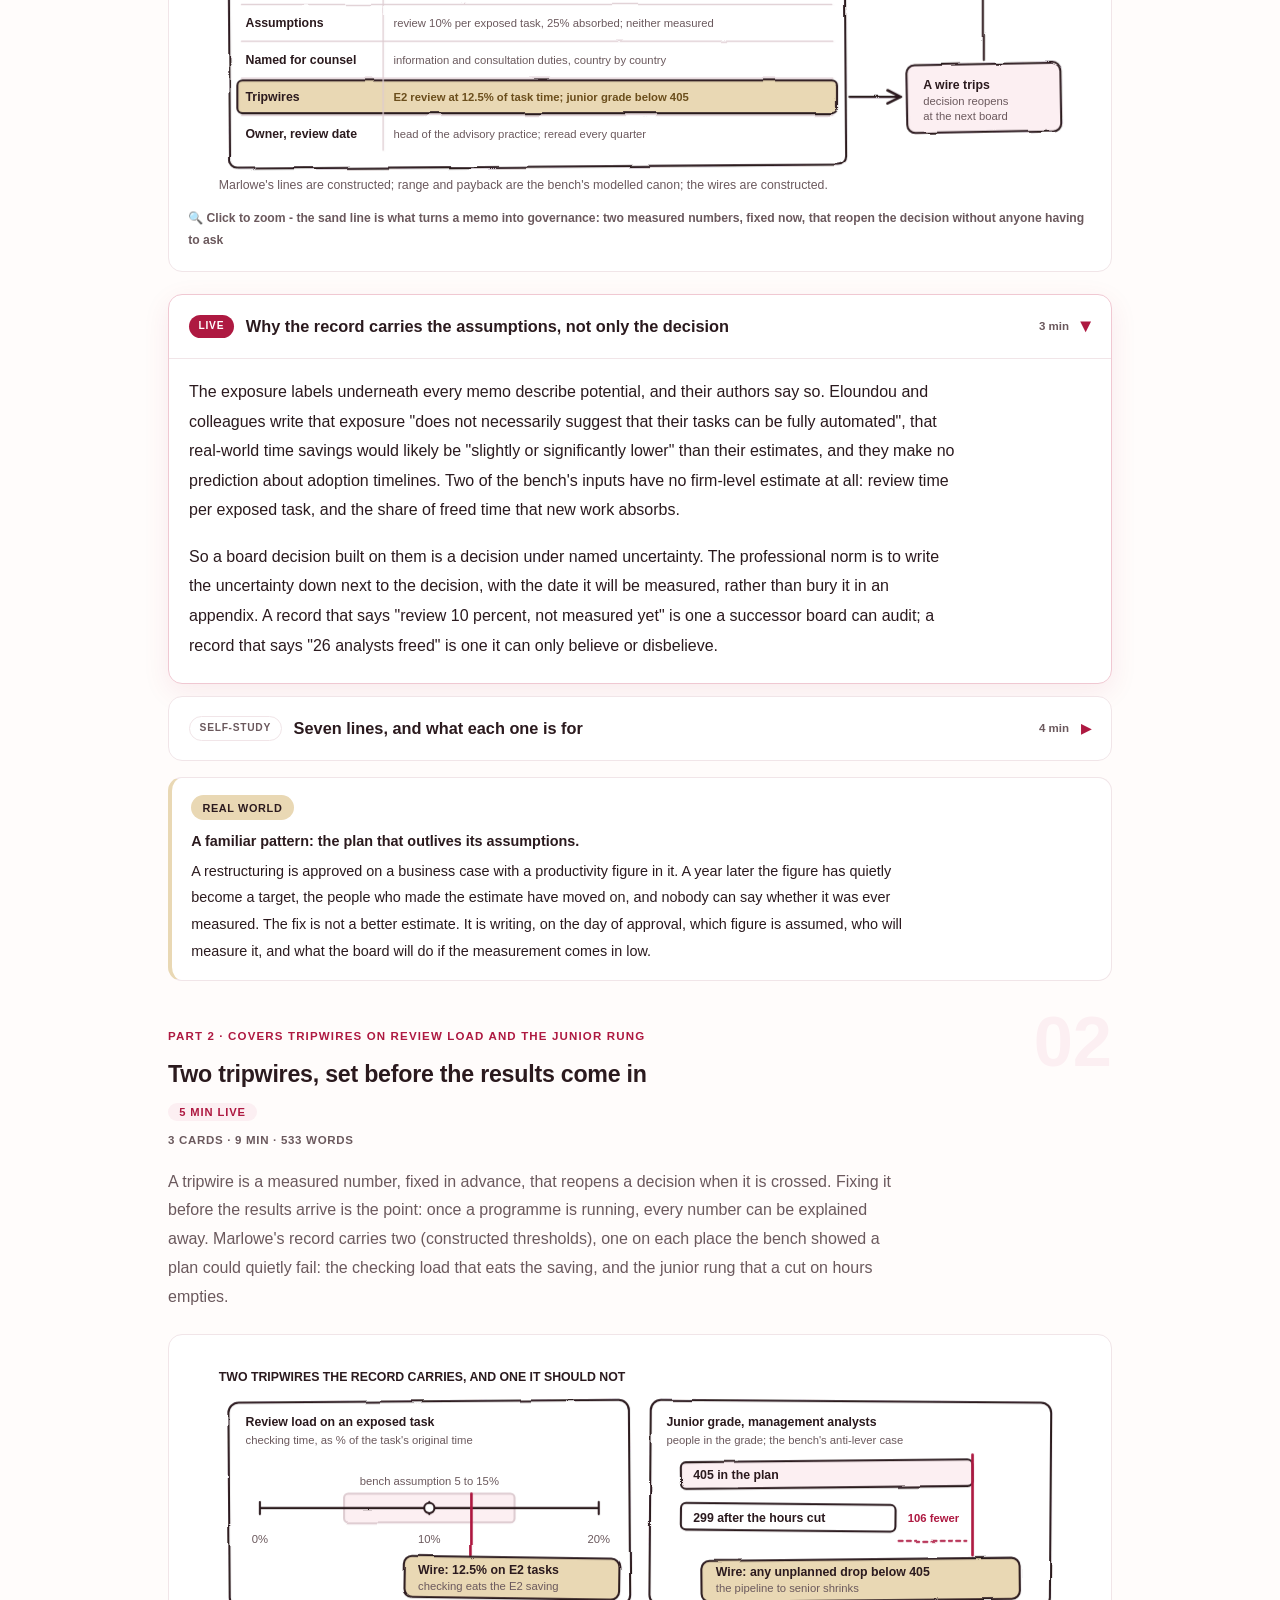
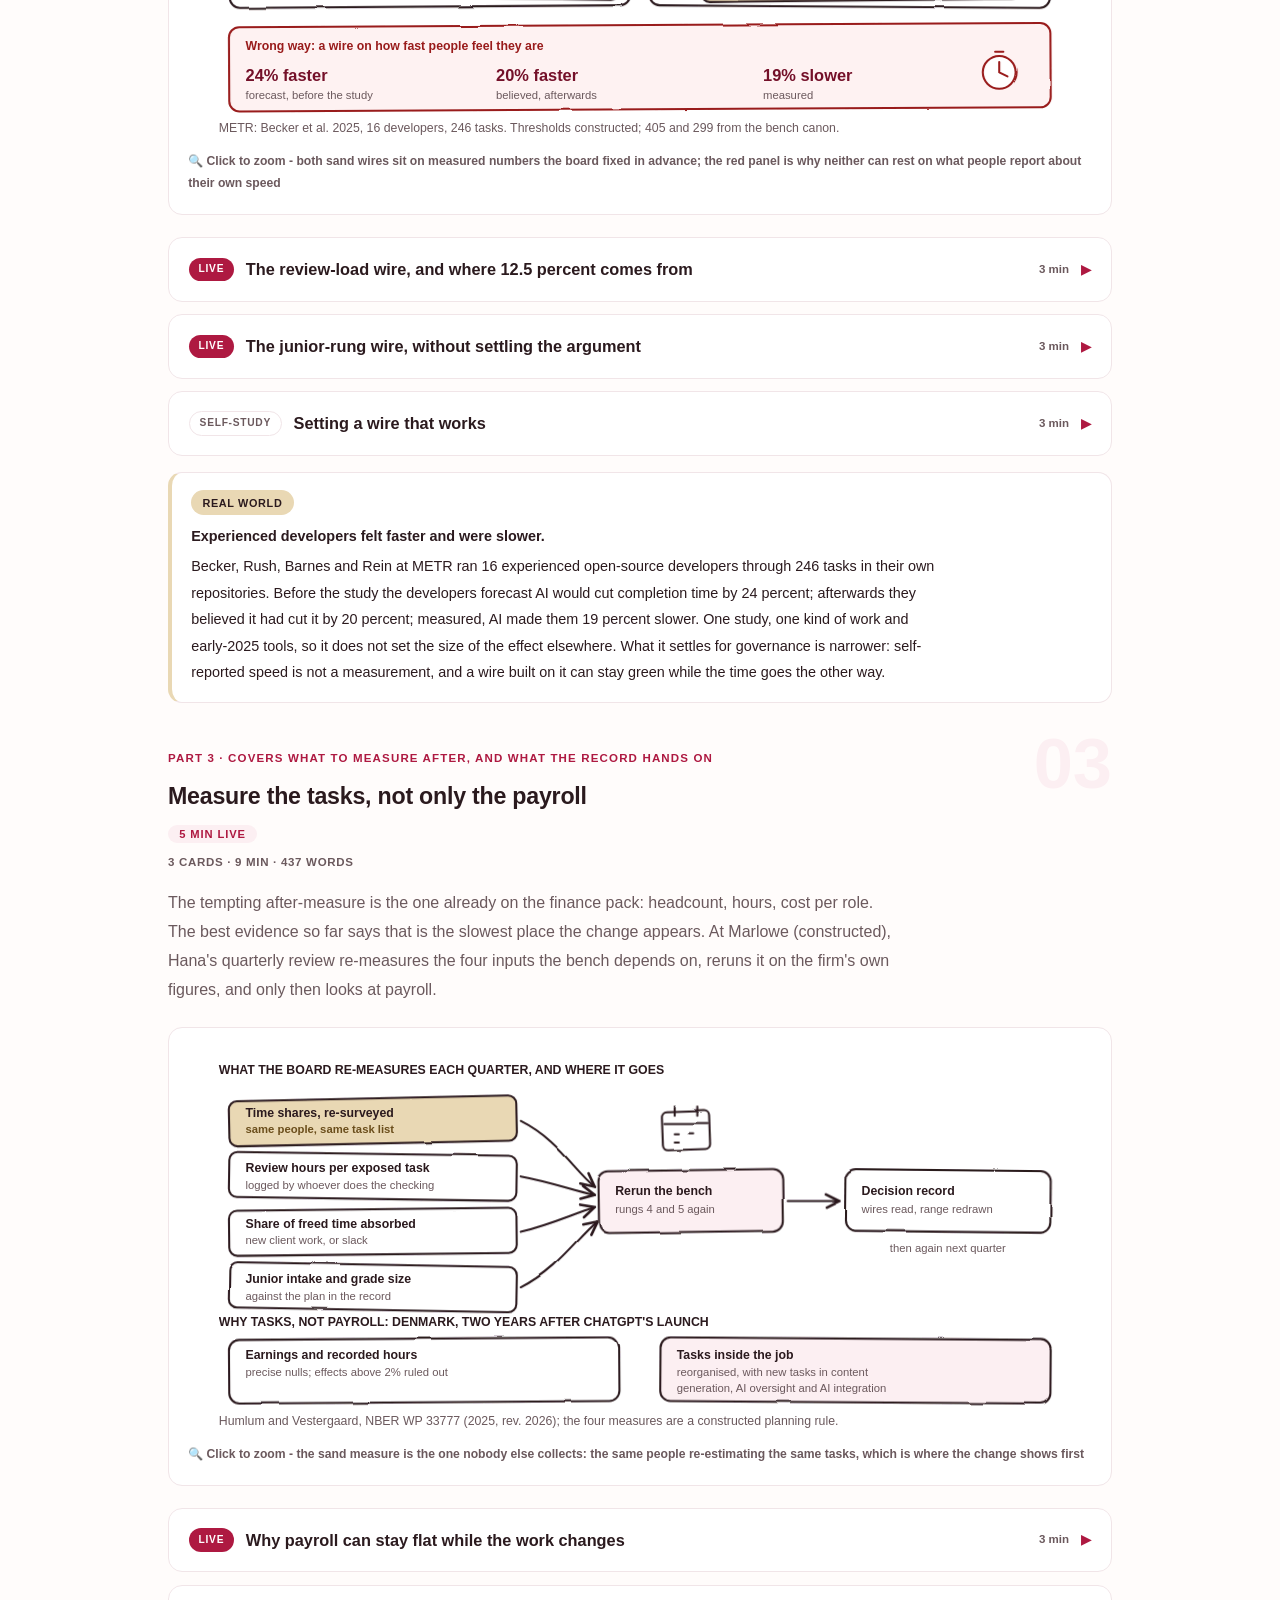
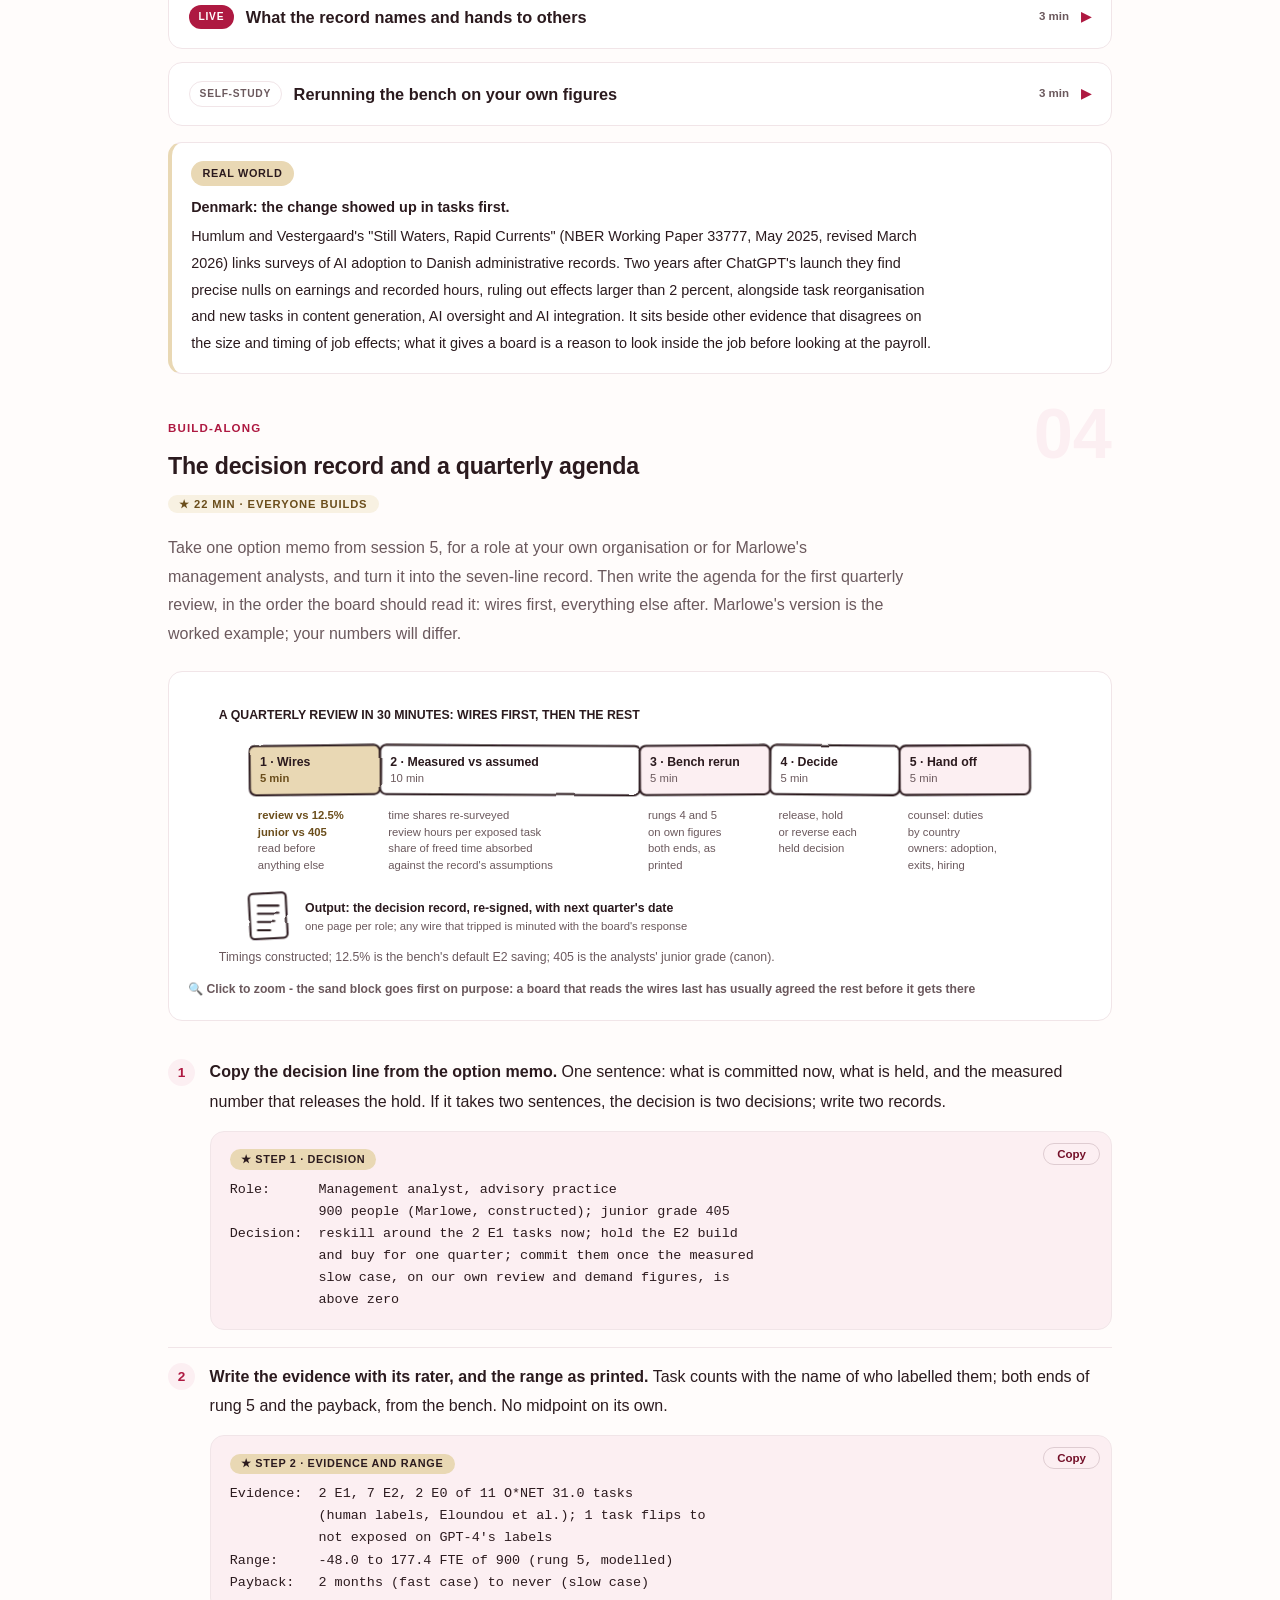
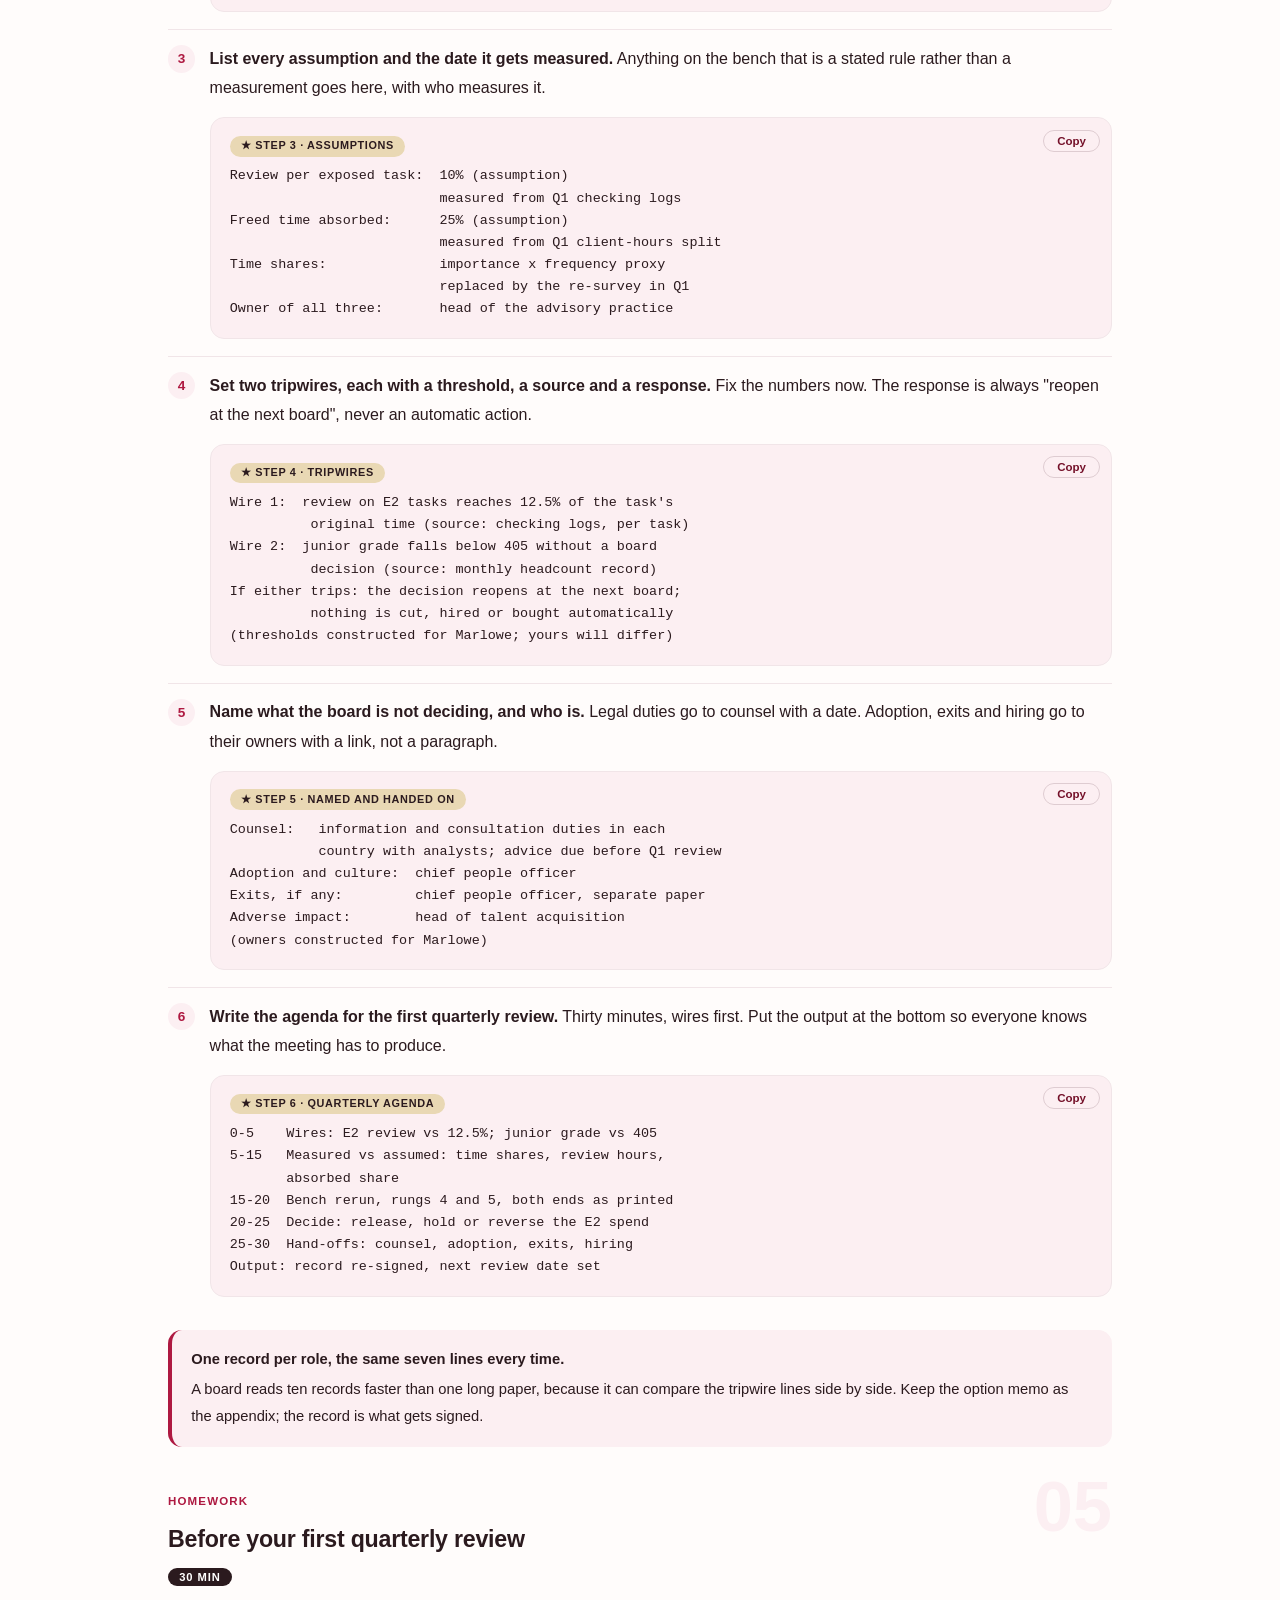
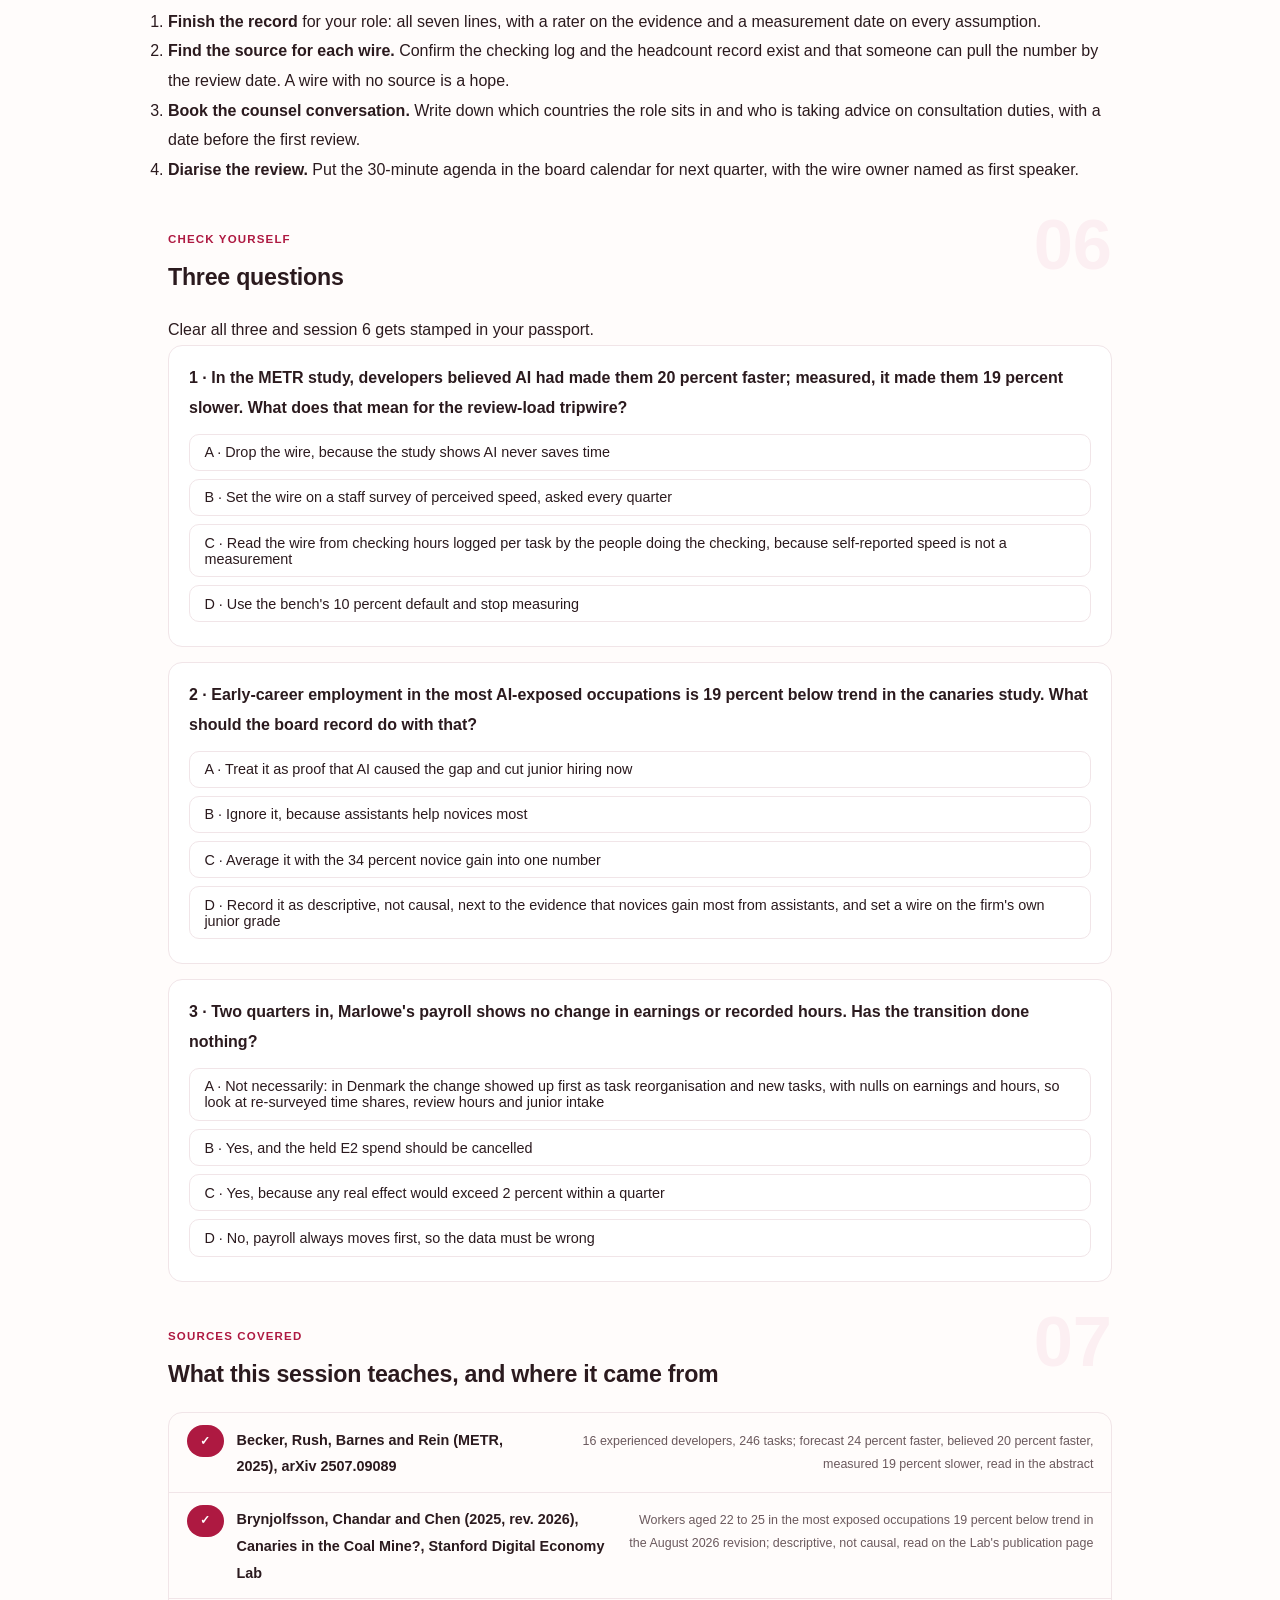
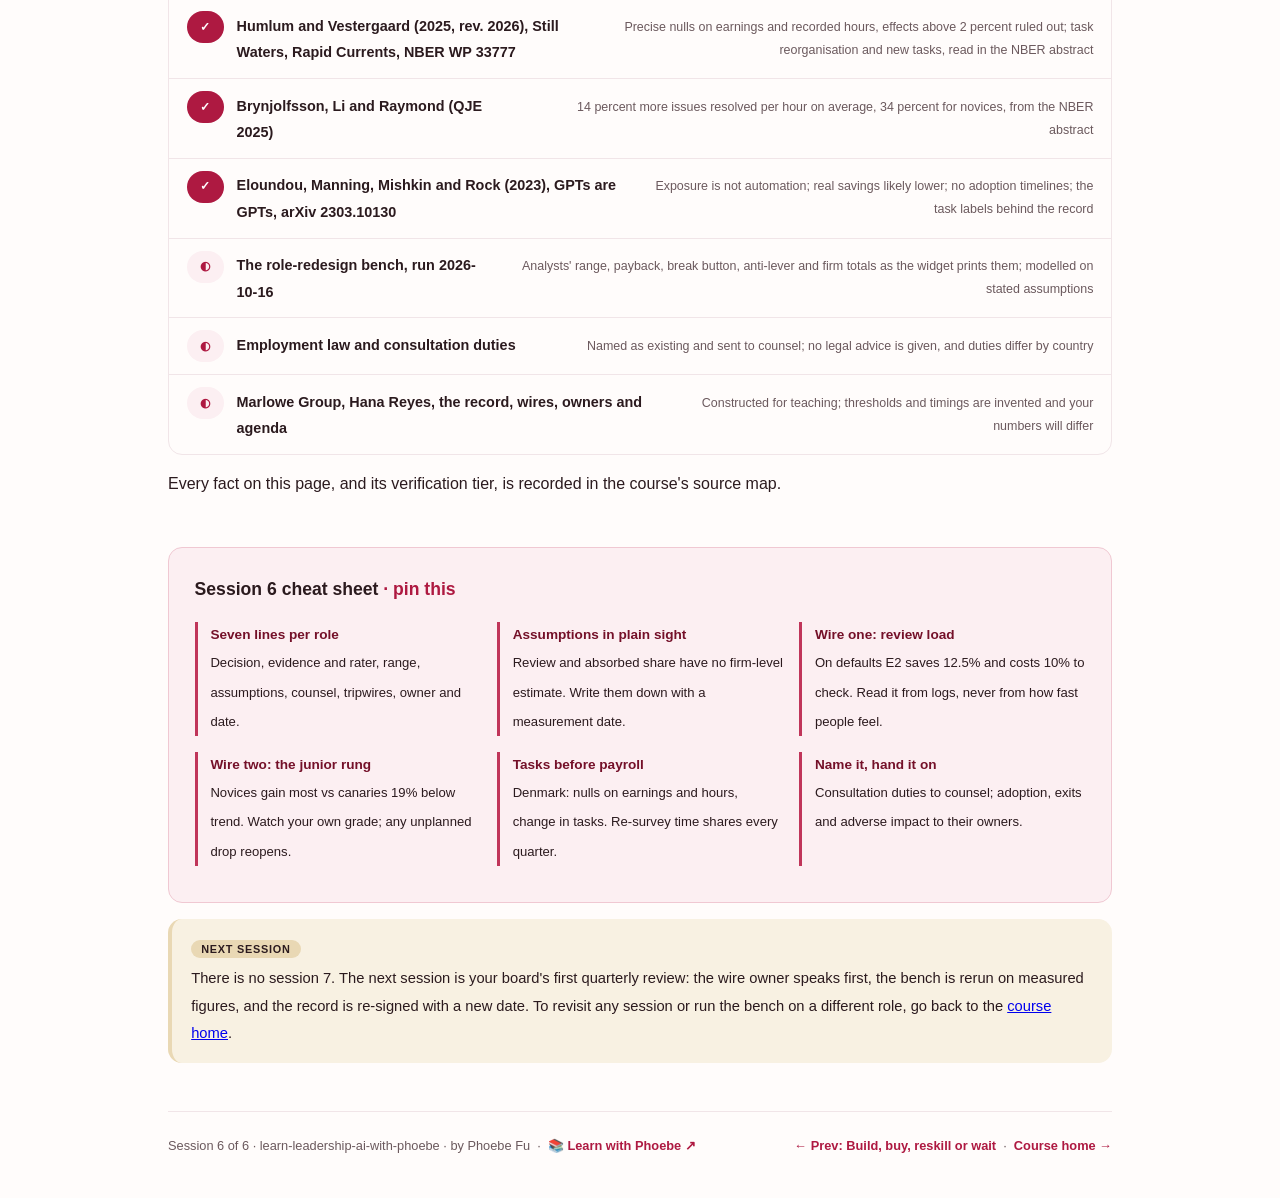
<file: courses/06-governing-the-transition.html>
<!DOCTYPE html>
<html lang="en">
<head>
<meta charset="UTF-8">
<meta name="viewport" content="width=device-width, initial-scale=1.0">
<!-- social:start -->
<meta name="description" content="Session 6 of 6. Turn each role's option memo into a board-level decision record: the decision, its evidence and rater, the modelled range, the assumptions still unmeasured, and two tripwires fixed in advance, on review load and on the junior rung. Then decide what to re-measure every quarter, and why the change shows up in tasks before it shows up in payroll. Build-along: the record and a quarterly review agenda for Marlowe Group, a constructed firm.">
<meta property="og:type" content="article">
<meta property="og:site_name" content="Learn with Phoebe">
<meta property="og:title" content="Governing the transition - learn leadership ai with phoebe">
<meta property="og:description" content="Session 6 of 6. A decision the board can reopen: record the assumptions, wire the review load and the junior rung, and re-measure the tasks every quarter.">
<meta property="og:url" content="https://phoebefu6.github.io/learn-leadership-ai-with-phoebe/courses/06-governing-the-transition.html">
<meta property="og:image" content="https://phoebefu6.github.io/learn-leadership-ai-with-phoebe/assets/og-cover.png">
<meta property="og:image:width" content="1200">
<meta property="og:image:height" content="630">
<meta name="twitter:card" content="summary_large_image">
<meta name="twitter:title" content="Governing the transition - learn leadership ai with phoebe">
<meta name="twitter:description" content="Session 6 of 6. Decision records, tripwires on review load and the junior rung, and what to measure after.">
<meta name="twitter:image" content="https://phoebefu6.github.io/learn-leadership-ai-with-phoebe/assets/og-cover.png">
<!-- social:end -->
<title>Session 6 · Governing the transition - learn leadership ai with phoebe</title>
<link rel="stylesheet" href="../assets/style.css?v=2">
</head>
<body>

<div class="toolbar">
  <div class="wrap">
    <span class="crumb"><a href="../index.html">learn-leadership-ai-with-phoebe</a> / Session 6 of 6</span>
    <button class="btn" id="toggle-all" type="button">Expand all</button>
    <button class="btn primary" id="zoom-toggle" type="button">Projector zoom: off</button>
  </div>
</div>

<header class="masthead">
  <div class="wrap">
    <div class="eyebrow">Leadership in the Age of AI · Session 6 of 6</div>
    <h1>Governing the <span class="accent">transition</span></h1>
    <p class="sub">Five sessions produced a memo per role: a task mix, a range that for Marlowe's analysts runs from losing capacity to freeing a fifth of the role, and a decision held until two numbers are measured. A board cannot approve a range and walk away. What it can do is record the decision with its assumptions in plain sight, fix in advance the measured numbers that reopen it, and look at those numbers every quarter. Tonight we write that record, set two tripwires, on review load and on the junior rung, and decide what to re-measure once the change is under way.</p>
    <div class="chip-row">
      <span class="chip level">🟠 Deeper</span>
      <span class="chip audience">C-suite and board</span>
      <span class="chip audience">Bring your option memos</span>
      <span class="chip time">45 min</span>
    </div>
    <div class="agenda">
      <span class="a1" style="flex:1">0-3 · Welcome</span>
      <span class="a2" style="flex:4">3-18 · Record, tripwires, measures</span>
      <span class="a3" style="flex:5">18-40 · Build-along: the record and agenda</span>
      <span class="a4" style="flex:1">40-45 · Q&amp;A</span>
    </div>
  </div>
</header>

<main class="wrap">

  <section class="section" id="intro">
    <div class="section-kicker">
      <span class="klabel">Part 0</span>
      <h2>Where we start</h2>
    </div>
    <p class="lede">The running case is constructed. Marlowe Group is an invented professional-services firm of 4,000 people, and its chief executive, Hana Reyes, now takes the option memos from session 5 to the board. The board does not want another forecast. It wants to know what it is agreeing to, what it is not yet agreeing to, and what would make it change its mind. Marlowe, Hana and every Marlowe number are invented for teaching; the evidence underneath them is real and cited.</p>

    <div class="legend">
      <span class="pill">🎫 Clear all three quiz questions to stamp your passport</span>
      <span class="pill">Live = presented in the 45 minutes</span>
      <span class="pill">Self-study = the full depth, after class</span>
      <span class="pill">★ Build-along = write it yourself</span>
    </div>

    <div class="callout win">
      <p><strong>★ What you walk out with tonight.</strong> A one-page decision record per role that a board can sign and later reopen, two tripwires with owners and thresholds fixed before the results arrive, a short list of what to re-measure every quarter and why payroll alone will not show the change, and a 30-minute quarterly review agenda that reads the wires first.</p>
    </div>
  </section>

  <section class="section" id="part-1">
    <div class="section-kicker">
      <span class="klabel">Part 1 · covers the board-level decision record</span>
      <h2>A decision the board can reopen</h2>
      <span class="tag concept">5 min live</span>
    </div>
    <p class="lede">At Marlowe (constructed), the analysts' memo says: reskill around the two directly exposed tasks now, hold the software spend for a quarter, commit it once the measured slow case is above zero. That is a good decision and a fragile one, because two of the numbers behind it are assumptions nobody has measured. A decision record keeps the decision and its weak points on the same page, so the board that signs it knows exactly which lines a quarter of evidence could overturn.</p>

    <figure class="zoomable">
      <svg viewBox="0 0 880 352" xmlns="http://www.w3.org/2000/svg" role="img" aria-label="A decision record for Marlowe's management analysts as a seven-line sheet. Decision: reskill around the 2 E1 tasks now and hold the E2 build and buy. Evidence and rater: 2 E1, 7 E2 and 2 E0 of 11 tasks on human labels from Eloundou et al. Range, modelled: minus 48.0 to 177.4 FTE of 900, payback 2 months to never. Assumptions: review 10 percent per exposed task and 25 percent absorbed, neither measured. Named for counsel: information and consultation duties, country by country. Tripwires, highlighted: E2 review at 12.5 percent of task time, junior grade below 405. Owner and review date: head of the advisory practice, reread every quarter. A tripped wire reopens the decision at the next board, and the quarterly review date reopens it even when no wire trips.">
        <defs>
          <filter id="s6aSk" x="-3%" y="-3%" width="106%" height="106%"><feTurbulence type="fractalNoise" baseFrequency="0.02" numOctaves="2" seed="61" result="n"/><feDisplacementMap in="SourceGraphic" in2="n" scale="2.4" xChannelSelector="R" yChannelSelector="G"/></filter>
          <marker id="s6aAr" viewBox="0 0 10 10" refX="9" refY="5" markerWidth="8" markerHeight="8" orient="auto"><path d="M1 1 L9 5 L1 9" fill="none" stroke="#2B1A1E" stroke-width="1.6" stroke-linecap="round"/></marker>
        </defs>
        <style>
          .s6aH { font: 800 12px Inter, sans-serif; fill: #2B1A1E; }
          .s6aL { font: 600 12px Inter, sans-serif; fill: #2B1A1E; }
          .s6aS { font: 400 11px Inter, sans-serif; fill: #6B595D; }
          .s6aB { font: 800 11px Inter, sans-serif; fill: #6B4E1C; }
          .s6aN { font: 400 12px Inter, sans-serif; fill: #6B595D; }
        </style>

        <text class="s6aH" x="30" y="26">A BOARD DECISION RECORD: SEVEN LINES, ONE PAGE PER ROLE</text>

        <g filter="url(#s6aSk)" fill="none" stroke="#2B1A1E" stroke-width="2" stroke-linecap="round" stroke-linejoin="round">
          <rect x="40" y="46" width="600" height="276" rx="8" transform="rotate(-0.4 340 184)" fill="#FFFFFF"/>
          <rect x="48" y="238" width="584" height="32" rx="5" fill="#E9D8B4"/>
          <rect x="520" y="25" width="60" height="16" rx="6" transform="rotate(-2 550 33)" fill="#FCEFF2"/>
          <path d="M52 92 L628 92 M52 128 L628 128 M52 164 L628 164 M52 200 L628 200 M52 236 L628 236 M52 272 L628 272" stroke="#DECCD1" stroke-width="1.2"/>
          <path d="M190 58 L190 306" stroke="#DECCD1" stroke-width="1.2"/>
          <rect x="700" y="60" width="150" height="66" rx="8" transform="rotate(1.2 775 93)" fill="#FCEFF2"/>
          <rect x="700" y="222" width="150" height="66" rx="8" transform="rotate(-1 775 255)" fill="#FCEFF2"/>
          <path d="M644 254 L694 254" marker-end="url(#s6aAr)"/>
          <path d="M775 218 L775 132" marker-end="url(#s6aAr)"/>
          <path d="M696 92 C674 88 660 80 646 76" marker-end="url(#s6aAr)"/>
        </g>

        <text class="s6aL" x="56" y="78">Decision</text>
        <text class="s6aS" x="200" y="78">Reskill around the 2 E1 tasks now; hold the E2 build and buy</text>
        <text class="s6aL" x="56" y="114">Evidence, rater</text>
        <text class="s6aS" x="200" y="114">2 E1, 7 E2, 2 E0 of 11 tasks; human labels, Eloundou et al.</text>
        <text class="s6aL" x="56" y="150">Range, modelled</text>
        <text class="s6aS" x="200" y="150">-48.0 to 177.4 FTE of 900; payback 2 months to never</text>
        <text class="s6aL" x="56" y="186">Assumptions</text>
        <text class="s6aS" x="200" y="186">review 10% per exposed task, 25% absorbed; neither measured</text>
        <text class="s6aL" x="56" y="222">Named for counsel</text>
        <text class="s6aS" x="200" y="222">information and consultation duties, country by country</text>
        <text class="s6aL" x="56" y="258">Tripwires</text>
        <text class="s6aB" x="200" y="258">E2 review at 12.5% of task time; junior grade below 405</text>
        <text class="s6aL" x="56" y="294">Owner, review date</text>
        <text class="s6aS" x="200" y="294">head of the advisory practice; reread every quarter</text>

        <text class="s6aL" x="716" y="84">Review date</text>
        <text class="s6aS" x="716" y="100">every quarter, even</text>
        <text class="s6aS" x="716" y="115">when no wire trips</text>
        <text class="s6aL" x="716" y="246">A wire trips</text>
        <text class="s6aS" x="716" y="262">decision reopens</text>
        <text class="s6aS" x="716" y="277">at the next board</text>

        <text class="s6aN" x="30" y="344">Marlowe's lines are constructed; range and payback are the bench's modelled canon; the wires are constructed.</text>
      </svg>
      <figcaption>🔍 Click to zoom - the sand line is what turns a memo into governance: two measured numbers, fixed now, that reopen the decision without anyone having to ask</figcaption>
    </figure>

    <details class="card" open>
      <summary><span class="mode live">Live</span>Why the record carries the assumptions, not only the decision<span class="mini">3 min</span><span class="caret">▶</span></summary>
      <div class="body">
        <p>The exposure labels underneath every memo describe potential, and their authors say so. Eloundou and colleagues write that exposure "does not necessarily suggest that their tasks can be fully automated", that real-world time savings would likely be "slightly or significantly lower" than their estimates, and they make no prediction about adoption timelines. Two of the bench's inputs have no firm-level estimate at all: review time per exposed task, and the share of freed time that new work absorbs.</p>
        <p>So a board decision built on them is a decision under named uncertainty. The professional norm is to write the uncertainty down next to the decision, with the date it will be measured, rather than bury it in an appendix. A record that says "review 10 percent, not measured yet" is one a successor board can audit; a record that says "26 analysts freed" is one it can only believe or disbelieve.</p>
      </div>
    </details>

    <details class="card">
      <summary><span class="mode self">Self-study</span>Seven lines, and what each one is for<span class="mini">4 min</span><span class="caret">▶</span></summary>
      <div class="body">
        <p><strong>Decision</strong> says what is committed and what is held, in one sentence. <strong>Evidence and rater</strong> carries the task counts with the name of who labelled them, because session 1 showed two careful raters disagree on 108 of Marlowe's 624 tasks. <strong>Range</strong> copies both ends from the bench as printed, slow case and fast case, never the midpoint alone. <strong>Assumptions</strong> lists every input that is a stated rule rather than a measurement.</p>
        <p><strong>Named for counsel</strong> records that legal duties exist and who is checking them, without the board pretending to know the answer. <strong>Tripwires</strong> fix the numbers that reopen the decision. <strong>Owner and review date</strong> make one person answerable for reading the wires and put the next look in the diary. Seven lines fit on a page; a record that needs two pages is usually carrying an argument that belongs in the memo.</p>
      </div>
    </details>

    <div class="callout example">
      <span class="ex-pill">Real world</span>
      <p><strong>A familiar pattern: the plan that outlives its assumptions.</strong> A restructuring is approved on a business case with a productivity figure in it. A year later the figure has quietly become a target, the people who made the estimate have moved on, and nobody can say whether it was ever measured. The fix is not a better estimate. It is writing, on the day of approval, which figure is assumed, who will measure it, and what the board will do if the measurement comes in low.</p>
    </div>
  </section>

  <section class="section" id="part-2">
    <div class="section-kicker">
      <span class="klabel">Part 2 · covers tripwires on review load and the junior rung</span>
      <h2>Two tripwires, set before the results come in</h2>
      <span class="tag concept">5 min live</span>
    </div>
    <p class="lede">A tripwire is a measured number, fixed in advance, that reopens a decision when it is crossed. Fixing it before the results arrive is the point: once a programme is running, every number can be explained away. Marlowe's record carries two (constructed thresholds), one on each place the bench showed a plan could quietly fail: the checking load that eats the saving, and the junior rung that a cut on hours empties.</p>

    <figure class="zoomable">
      <svg viewBox="0 0 880 376" xmlns="http://www.w3.org/2000/svg" role="img" aria-label="Two tripwires and one wrong way. Left: review load as a percentage of a task's original time on a scale from 0 to 20 percent, with the bench's assumed range of 5 to 15 percent and its default of 10 percent marked; the wire sits at 12.5 percent for E2 tasks, where checking eats the whole E2 saving. Right: the management analysts' junior grade, 405 in the plan and 299 after a cut on the rung 2 hours, 106 fewer; the wire sits at any unplanned drop below 405. Bottom, wrong way: a wire on how fast people feel. In the METR study developers forecast 24 percent faster, believed afterwards they were 20 percent faster, and measured 19 percent slower.">
        <defs>
          <filter id="s6bSk" x="-3%" y="-3%" width="106%" height="106%"><feTurbulence type="fractalNoise" baseFrequency="0.02" numOctaves="2" seed="67" result="n"/><feDisplacementMap in="SourceGraphic" in2="n" scale="2.4" xChannelSelector="R" yChannelSelector="G"/></filter>
        </defs>
        <style>
          .s6bH { font: 800 12px Inter, sans-serif; fill: #2B1A1E; }
          .s6bL { font: 600 12px Inter, sans-serif; fill: #2B1A1E; }
          .s6bS { font: 400 11px Inter, sans-serif; fill: #6B595D; }
          .s6bV { font: 800 16px Inter, sans-serif; fill: #741029; }
          .s6bA { font: 700 11px Inter, sans-serif; fill: #AE1941; }
          .s6bR { font: 800 12px Inter, sans-serif; fill: #991B1B; }
          .s6bN { font: 400 12px Inter, sans-serif; fill: #6B595D; }
        </style>

        <text class="s6bH" x="30" y="26">TWO TRIPWIRES THE RECORD CARRIES, AND ONE IT SHOULD NOT</text>

        <g filter="url(#s6bSk)" fill="none" stroke="#2B1A1E" stroke-width="2" stroke-linecap="round" stroke-linejoin="round">
          <rect x="40" y="46" width="390" height="200" rx="10" transform="rotate(-0.4 235 146)" fill="#FFFFFF"/>
          <rect x="450" y="46" width="390" height="200" rx="10" transform="rotate(0.4 645 146)" fill="#FFFFFF"/>
          <rect x="152" y="136" width="166" height="28" rx="4" fill="#FCEFF2" stroke="#DECCD1"/>
          <path d="M70 150 L400 150 M70 144 L70 156 M235 144 L235 156 M400 144 L400 156"/>
          <circle cx="235" cy="150" r="5" fill="#FFFFFF"/>
          <path d="M276 136 L276 196" stroke="#AE1941" stroke-width="2.6"/>
          <rect x="210" y="198" width="210" height="40" rx="8" transform="rotate(0.8 315 218)" fill="#E9D8B4"/>
          <rect x="480" y="104" width="284" height="26" rx="5" transform="rotate(-0.6 622 117)" fill="#FCEFF2"/>
          <rect x="480" y="146" width="209" height="26" rx="5" transform="rotate(0.6 584 159)" fill="#FFFFFF"/>
          <path d="M692 182 L758 182" stroke="#AE1941" stroke-dasharray="4 4"/>
          <path d="M764 98 L764 196" stroke="#AE1941" stroke-width="2.6"/>
          <rect x="500" y="200" width="310" height="40" rx="8" transform="rotate(-0.6 655 220)" fill="#E9D8B4"/>
          <rect x="40" y="264" width="800" height="82" rx="10" transform="rotate(-0.3 440 305)" fill="#FEF2F2" stroke="#991B1B"/>
          <circle cx="790" cy="310" r="16" fill="#FFFFFF" stroke="#991B1B"/>
          <path d="M790 310 L790 300 M790 310 L798 314 M786 290 L794 290" stroke="#991B1B"/>
        </g>

        <text class="s6bL" x="56" y="70">Review load on an exposed task</text>
        <text class="s6bS" x="56" y="88">checking time, as % of the task's original time</text>
        <text class="s6bS" x="235" y="128" text-anchor="middle">bench assumption 5 to 15%</text>
        <text class="s6bS" x="70" y="184" text-anchor="middle">0%</text>
        <text class="s6bS" x="235" y="184" text-anchor="middle">10%</text>
        <text class="s6bS" x="400" y="184" text-anchor="middle">20%</text>
        <text class="s6bL" x="224" y="214">Wire: 12.5% on E2 tasks</text>
        <text class="s6bS" x="224" y="230">checking eats the E2 saving</text>

        <text class="s6bL" x="466" y="70">Junior grade, management analysts</text>
        <text class="s6bS" x="466" y="88">people in the grade; the bench's anti-lever case</text>
        <text class="s6bL" x="492" y="122">405 in the plan</text>
        <text class="s6bL" x="492" y="164">299 after the hours cut</text>
        <text class="s6bA" x="726" y="164" text-anchor="middle">106 fewer</text>
        <text class="s6bL" x="514" y="216">Wire: any unplanned drop below 405</text>
        <text class="s6bS" x="514" y="232">the pipeline to senior shrinks</text>

        <text class="s6bR" x="56" y="288">Wrong way: a wire on how fast people feel they are</text>
        <text class="s6bV" x="56" y="318">24% faster</text>
        <text class="s6bV" x="300" y="318">20% faster</text>
        <text class="s6bV" x="560" y="318">19% slower</text>
        <text class="s6bS" x="56" y="336">forecast, before the study</text>
        <text class="s6bS" x="300" y="336">believed, afterwards</text>
        <text class="s6bS" x="560" y="336">measured</text>

        <text class="s6bN" x="30" y="368">METR: Becker et al. 2025, 16 developers, 246 tasks. Thresholds constructed; 405 and 299 from the bench canon.</text>
      </svg>
      <figcaption>🔍 Click to zoom - both sand wires sit on measured numbers the board fixed in advance; the red panel is why neither can rest on what people report about their own speed</figcaption>
    </figure>

    <details class="card">
      <summary><span class="mode live">Live</span>The review-load wire, and where 12.5 percent comes from<span class="mini">3 min</span><span class="caret">▶</span></summary>
      <div class="body">
        <p>On the bench's default assumptions an E2 task saves 12.5 percent of its time and costs 10 percent to check. The margin is two and a half points. If checking turns out to take 12.5 percent, every E2 task the software touches frees nothing; above it, the firm loses time. That is why Marlowe's wire sits there, and why the analysts' range has a negative slow end: at the bottom of the assumed savings and the top of the assumed review, checking costs more than the tool saves and payback prints "never".</p>
        <p>The bench's break button shows how much rides on this one input: with review set to zero, the analysts free 80.0 FTE at rung 4 instead of 26.1. The difference is the checking. No study measures review time at firm scale, so the wire has to be read from the firm's own logs: hours spent checking AI-assisted output, per task, recorded by the people doing the checking. Measured that way it is a number; asked about at a town hall it is a feeling, and the METR study below shows how far those two can sit apart.</p>
      </div>
    </details>

    <details class="card">
      <summary><span class="mode live">Live</span>The junior-rung wire, without settling the argument<span class="mini">3 min</span><span class="caret">▶</span></summary>
      <div class="body">
        <p>The evidence on junior workers points two ways, and the record should say so. Brynjolfsson, Li and Raymond found that an AI assistant raised issues resolved per hour by 34 percent for novice and low-skilled support agents, against 14 percent on average and minimal impact for the most experienced: on that reading, assistants help juniors most. Brynjolfsson, Chandar and Chen's "Canaries in the Coal Mine?", revised in August 2026 on payroll data through June 2026, find employment of workers aged 22 to 25 in the most AI-exposed occupations 19 percent below where it would be had it kept pace with less-exposed peers, with no comparable gap for experienced workers.</p>
        <p>The canaries authors call their facts descriptive, not causal; some trends predate generative AI, and the gap weakens when education is controlled for. Both findings can be partly true. The wire does not need to choose between them. It watches the firm's own number: on the bench's anti-lever case, a cut sized on the rung 2 hours removes 106 analysts and takes the junior grade from 405 to 299, because exposed tasks skew to entry-level work. Any unplanned drop below the plan brings the decision back to the board, where a deliberate choice can be made in the open.</p>
      </div>
    </details>

    <details class="card">
      <summary><span class="mode self">Self-study</span>Setting a wire that works<span class="mini">3 min</span><span class="caret">▶</span></summary>
      <div class="body">
        <p>Four properties separate a tripwire from a target. It is <strong>fixed before</strong> the first result, so nobody tunes it to the data. It is <strong>measured</strong>, from a log or a headcount record, not from a survey of how people feel. It has <strong>one owner</strong> who reports it whether or not it has tripped. And its <strong>response is agreed</strong> in advance: a tripped wire reopens the decision at the next board; it does not trigger an automatic cut, hire or spend.</p>
        <p>Two wires are enough for one role. A record with ten wires gets read like a dashboard and ignored like one. Pick the inputs the bench showed the decision is most sensitive to, which for most exposed roles are review load and the junior rung, and leave the rest to the quarterly re-measure in Part 3.</p>
      </div>
    </details>

    <div class="callout example">
      <span class="ex-pill">Real world</span>
      <p><strong>Experienced developers felt faster and were slower.</strong> Becker, Rush, Barnes and Rein at METR ran 16 experienced open-source developers through 246 tasks in their own repositories. Before the study the developers forecast AI would cut completion time by 24 percent; afterwards they believed it had cut it by 20 percent; measured, AI made them 19 percent slower. One study, one kind of work and early-2025 tools, so it does not set the size of the effect elsewhere. What it settles for governance is narrower: self-reported speed is not a measurement, and a wire built on it can stay green while the time goes the other way.</p>
    </div>
  </section>

  <section class="section" id="part-3">
    <div class="section-kicker">
      <span class="klabel">Part 3 · covers what to measure after, and what the record hands on</span>
      <h2>Measure the tasks, not only the payroll</h2>
      <span class="tag concept">5 min live</span>
    </div>
    <p class="lede">The tempting after-measure is the one already on the finance pack: headcount, hours, cost per role. The best evidence so far says that is the slowest place the change appears. At Marlowe (constructed), Hana's quarterly review re-measures the four inputs the bench depends on, reruns it on the firm's own figures, and only then looks at payroll.</p>

    <figure class="zoomable">
      <svg viewBox="0 0 880 376" xmlns="http://www.w3.org/2000/svg" role="img" aria-label="The quarterly re-measure. Four measures feed a rerun of the bench: time shares re-surveyed with the same people and task list, highlighted; review hours per exposed task logged by whoever does the checking; the share of freed time absorbed by new client work or slack; and junior intake and grade size against the plan. The rerun, rungs 4 and 5, updates the decision record: wires read and range redrawn, then again next quarter. Below, why tasks and not payroll: in Denmark two years after ChatGPT's launch, earnings and recorded hours show precise nulls with effects above 2 percent ruled out, while tasks inside jobs were reorganised, with new tasks in content generation, AI oversight and AI integration.">
        <defs>
          <filter id="s6cSk" x="-3%" y="-3%" width="106%" height="106%"><feTurbulence type="fractalNoise" baseFrequency="0.02" numOctaves="2" seed="73" result="n"/><feDisplacementMap in="SourceGraphic" in2="n" scale="2.4" xChannelSelector="R" yChannelSelector="G"/></filter>
          <marker id="s6cAr" viewBox="0 0 10 10" refX="9" refY="5" markerWidth="8" markerHeight="8" orient="auto"><path d="M1 1 L9 5 L1 9" fill="none" stroke="#2B1A1E" stroke-width="1.6" stroke-linecap="round"/></marker>
        </defs>
        <style>
          .s6cH { font: 800 12px Inter, sans-serif; fill: #2B1A1E; }
          .s6cL { font: 600 12px Inter, sans-serif; fill: #2B1A1E; }
          .s6cS { font: 400 11px Inter, sans-serif; fill: #6B595D; }
          .s6cB { font: 800 11px Inter, sans-serif; fill: #6B4E1C; }
          .s6cN { font: 400 12px Inter, sans-serif; fill: #6B595D; }
        </style>

        <text class="s6cH" x="30" y="26">WHAT THE BOARD RE-MEASURES EACH QUARTER, AND WHERE IT GOES</text>

        <g filter="url(#s6cSk)" fill="none" stroke="#2B1A1E" stroke-width="2" stroke-linecap="round" stroke-linejoin="round">
          <rect x="40" y="50" width="280" height="44" rx="8" transform="rotate(-1.2 180 72)" fill="#E9D8B4"/>
          <rect x="40" y="104" width="280" height="44" rx="8" transform="rotate(0.8 180 126)" fill="#FFFFFF"/>
          <rect x="40" y="158" width="280" height="44" rx="8" transform="rotate(-0.6 180 180)" fill="#FFFFFF"/>
          <rect x="40" y="212" width="280" height="44" rx="8" transform="rotate(1 180 234)" fill="#FFFFFF"/>
          <path d="M324 72 C360 90 376 120 396 136" marker-end="url(#s6cAr)"/>
          <path d="M324 126 C356 132 376 140 396 144" marker-end="url(#s6cAr)"/>
          <path d="M324 180 C356 172 376 162 396 156" marker-end="url(#s6cAr)"/>
          <path d="M324 234 C360 216 380 184 398 170" marker-end="url(#s6cAr)"/>
          <rect x="462" y="62" width="46" height="38" rx="5" transform="rotate(-2 485 81)" fill="#FFFFFF"/>
          <path d="M464 74 L506 74 M474 58 L474 66 M496 58 L496 66 M474 84 L478 84 M488 84 L492 84 M474 92 L478 92"/>
          <rect x="400" y="120" width="180" height="60" rx="10" transform="rotate(-0.8 490 150)" fill="#FCEFF2"/>
          <path d="M584 150 L634 150" marker-end="url(#s6cAr)"/>
          <rect x="640" y="120" width="200" height="60" rx="10" transform="rotate(0.6 740 150)" fill="#FFFFFF"/>
          <rect x="40" y="284" width="380" height="62" rx="10" transform="rotate(-0.4 230 315)" fill="#FFFFFF"/>
          <rect x="460" y="284" width="380" height="62" rx="10" transform="rotate(0.4 650 315)" fill="#FCEFF2"/>
        </g>

        <text class="s6cL" x="56" y="68">Time shares, re-surveyed</text>
        <text class="s6cB" x="56" y="84">same people, same task list</text>
        <text class="s6cL" x="56" y="122">Review hours per exposed task</text>
        <text class="s6cS" x="56" y="138">logged by whoever does the checking</text>
        <text class="s6cL" x="56" y="176">Share of freed time absorbed</text>
        <text class="s6cS" x="56" y="192">new client work, or slack</text>
        <text class="s6cL" x="56" y="230">Junior intake and grade size</text>
        <text class="s6cS" x="56" y="246">against the plan in the record</text>
        <text class="s6cL" x="416" y="144">Rerun the bench</text>
        <text class="s6cS" x="416" y="162">rungs 4 and 5 again</text>
        <text class="s6cL" x="656" y="144">Decision record</text>
        <text class="s6cS" x="656" y="162">wires read, range redrawn</text>
        <text class="s6cS" x="740" y="200" text-anchor="middle">then again next quarter</text>

        <text class="s6cH" x="30" y="272">WHY TASKS, NOT PAYROLL: DENMARK, TWO YEARS AFTER CHATGPT'S LAUNCH</text>
        <text class="s6cL" x="56" y="304">Earnings and recorded hours</text>
        <text class="s6cS" x="56" y="320">precise nulls; effects above 2% ruled out</text>
        <text class="s6cL" x="476" y="304">Tasks inside the job</text>
        <text class="s6cS" x="476" y="320">reorganised, with new tasks in content</text>
        <text class="s6cS" x="476" y="336">generation, AI oversight and AI integration</text>

        <text class="s6cN" x="30" y="368">Humlum and Vestergaard, NBER WP 33777 (2025, rev. 2026); the four measures are a constructed planning rule.</text>
      </svg>
      <figcaption>🔍 Click to zoom - the sand measure is the one nobody else collects: the same people re-estimating the same tasks, which is where the change shows first</figcaption>
    </figure>

    <details class="card">
      <summary><span class="mode live">Live</span>Why payroll can stay flat while the work changes<span class="mini">3 min</span><span class="caret">▶</span></summary>
      <div class="body">
        <p>Humlum and Vestergaard linked Danish adoption surveys to administrative records and found precise null effects on earnings and recorded hours two years after ChatGPT's launch, ruling out effects larger than 2 percent. What they did find is employers absorbing AI through task reorganisation, including new tasks: content generation, AI oversight, AI integration. The jobs kept their titles and their pay; the contents moved.</p>
        <p>For a board that means the payroll line is a lagging and possibly silent indicator. The four measures in the figure are leading ones, and each feeds a bench input directly: re-surveyed time shares replace the importance-times-frequency proxy, logged review hours replace the 10 percent assumption, the absorbed share replaces the 25 percent one, and junior intake checks the wire. New tasks belong in the re-survey too: an "AI oversight" task that did not exist last year is part of the review load, and should be counted as such. The labour economics behind these findings sits in <a href="https://phoebefu6.github.io/learn-economics-with-phoebe/courses/p7-labour-economics-of-ai.html">Economics, session 7 ↗</a>.</p>
      </div>
    </details>

    <details class="card">
      <summary><span class="mode live">Live</span>What the record names and hands to others<span class="mini">3 min</span><span class="caret">▶</span></summary>
      <div class="body">
        <p>Changing roles at scale can bring legal duties to inform and consult employees or their representatives, including works councils, and their scope and timing differ by country. The record names that these duties exist, says who is taking advice on them and by when, and stops there; what they require is a question for employment counsel in each jurisdiction, not for a board paper.</p>
        <p>Three other questions the transition raises have owners of their own, and the record points to them rather than answering them. Culture, change adoption and the ethics of how AI is introduced: <a href="https://phoebefu6.github.io/learn-ai-leadership-with-phoebe/">AI leadership ↗</a>. Parting well, if a redesigned role ever means fewer people: <a href="https://phoebefu6.github.io/learn-performance-management-with-phoebe/">Performance management ↗</a>. Adverse impact, if the redesign changes who is hired or selected: <a href="https://phoebefu6.github.io/learn-ai-hr-with-phoebe/">AI in HR ↗</a>.</p>
      </div>
    </details>

    <details class="card">
      <summary><span class="mode self">Self-study</span>Rerunning the bench on your own figures<span class="mini">3 min</span><span class="caret">▶</span></summary>
      <div class="body">
        <p>The bench was built to be rerun. On its defaults, Marlowe's 34 roles free 128.7 FTE of 3,660 at rung 4 on the human labels and 135.5 on GPT-4's, with a firm-wide range of -188.9 to 797.8 FTE. With review set to zero the rung 4 figure is 356.0: the checking assumption alone moves the firm's answer by more than two hundred people. Those are the numbers a first quarter of measurement starts to replace.</p>
        <p>Read the rerun the same way every quarter: both ends of rung 5 first, then which input moved and why. A narrowing range is progress even when the midpoint does not change, because it means an assumption has become a measurement. A range that still crosses zero after two quarters is information too: the held decision stays held, and the record says so rather than drifting into a commitment by default.</p>
      </div>
    </details>

    <div class="callout example">
      <span class="ex-pill">Real world</span>
      <p><strong>Denmark: the change showed up in tasks first.</strong> Humlum and Vestergaard's "Still Waters, Rapid Currents" (NBER Working Paper 33777, May 2025, revised March 2026) links surveys of AI adoption to Danish administrative records. Two years after ChatGPT's launch they find precise nulls on earnings and recorded hours, ruling out effects larger than 2 percent, alongside task reorganisation and new tasks in content generation, AI oversight and AI integration. It sits beside other evidence that disagrees on the size and timing of job effects; what it gives a board is a reason to look inside the job before looking at the payroll.</p>
    </div>
  </section>

  <section class="section" id="demo-1">
    <div class="section-kicker">
      <span class="klabel">Build-along</span>
      <h2>The decision record and a quarterly agenda</h2>
      <span class="tag demo">★ 22 min · everyone builds</span>
    </div>
    <p class="lede">Take one option memo from session 5, for a role at your own organisation or for Marlowe's management analysts, and turn it into the seven-line record. Then write the agenda for the first quarterly review, in the order the board should read it: wires first, everything else after. Marlowe's version is the worked example; your numbers will differ.</p>

    <figure class="zoomable">
      <svg viewBox="0 0 880 270" xmlns="http://www.w3.org/2000/svg" role="img" aria-label="A 30-minute quarterly review agenda as a timeline. 1, wires, 5 minutes, highlighted: review load against 12.5 percent and the junior grade against 405, read before anything else. 2, measured against assumed, 10 minutes: time shares re-surveyed, review hours per exposed task, share of freed time absorbed, against the record's assumptions. 3, bench rerun, 5 minutes: rungs 4 and 5 on the firm's own figures, both ends as printed. 4, decide, 5 minutes: release, hold or reverse each held decision. 5, hand off, 5 minutes: counsel on duties by country, and owners for adoption, exits and hiring. Output: the decision record, re-signed with next quarter's date.">
        <defs>
          <filter id="s6dSk" x="-3%" y="-3%" width="106%" height="106%"><feTurbulence type="fractalNoise" baseFrequency="0.02" numOctaves="2" seed="79" result="n"/><feDisplacementMap in="SourceGraphic" in2="n" scale="2.4" xChannelSelector="R" yChannelSelector="G"/></filter>
        </defs>
        <style>
          .s6dH { font: 800 12px Inter, sans-serif; fill: #2B1A1E; }
          .s6dL { font: 600 12px Inter, sans-serif; fill: #2B1A1E; }
          .s6dS { font: 400 11px Inter, sans-serif; fill: #6B595D; }
          .s6dB { font: 800 11px Inter, sans-serif; fill: #6B4E1C; }
          .s6dN { font: 400 12px Inter, sans-serif; fill: #6B595D; }
        </style>

        <text class="s6dH" x="30" y="26">A QUARTERLY REVIEW IN 30 MINUTES: WIRES FIRST, THEN THE REST</text>

        <g filter="url(#s6dSk)" fill="none" stroke="#2B1A1E" stroke-width="2" stroke-linecap="round" stroke-linejoin="round">
          <rect x="60" y="52" width="127" height="48" rx="6" transform="rotate(-0.6 123 76)" fill="#E9D8B4"/>
          <rect x="187" y="52" width="253" height="48" rx="6" transform="rotate(0.3 313 76)" fill="#FFFFFF"/>
          <rect x="440" y="52" width="127" height="48" rx="6" transform="rotate(-0.4 503 76)" fill="#FCEFF2"/>
          <rect x="567" y="52" width="126" height="48" rx="6" transform="rotate(0.5 630 76)" fill="#FFFFFF"/>
          <rect x="693" y="52" width="127" height="48" rx="6" transform="rotate(-0.3 756 76)" fill="#FCEFF2"/>
          <rect x="60" y="196" width="36" height="44" rx="4" transform="rotate(-3 78 218)" fill="#FFFFFF"/>
          <path d="M68 208 L88 208 M68 216 L88 216 M68 224 L84 224 M68 232 L80 232"/>
        </g>

        <text class="s6dL" x="70" y="72">1 · Wires</text>
        <text class="s6dB" x="70" y="88">5 min</text>
        <text class="s6dL" x="197" y="72">2 · Measured vs assumed</text>
        <text class="s6dS" x="197" y="88">10 min</text>
        <text class="s6dL" x="450" y="72">3 · Bench rerun</text>
        <text class="s6dS" x="450" y="88">5 min</text>
        <text class="s6dL" x="577" y="72">4 · Decide</text>
        <text class="s6dS" x="577" y="88">5 min</text>
        <text class="s6dL" x="703" y="72">5 · Hand off</text>
        <text class="s6dS" x="703" y="88">5 min</text>

        <text class="s6dB" x="68" y="124">review vs 12.5%</text>
        <text class="s6dB" x="68" y="140">junior vs 405</text>
        <text class="s6dS" x="68" y="156">read before</text>
        <text class="s6dS" x="68" y="172">anything else</text>
        <text class="s6dS" x="195" y="124">time shares re-surveyed</text>
        <text class="s6dS" x="195" y="140">review hours per exposed task</text>
        <text class="s6dS" x="195" y="156">share of freed time absorbed</text>
        <text class="s6dS" x="195" y="172">against the record's assumptions</text>
        <text class="s6dS" x="448" y="124">rungs 4 and 5</text>
        <text class="s6dS" x="448" y="140">on own figures</text>
        <text class="s6dS" x="448" y="156">both ends, as</text>
        <text class="s6dS" x="448" y="172">printed</text>
        <text class="s6dS" x="575" y="124">release, hold</text>
        <text class="s6dS" x="575" y="140">or reverse each</text>
        <text class="s6dS" x="575" y="156">held decision</text>
        <text class="s6dS" x="701" y="124">counsel: duties</text>
        <text class="s6dS" x="701" y="140">by country</text>
        <text class="s6dS" x="701" y="156">owners: adoption,</text>
        <text class="s6dS" x="701" y="172">exits, hiring</text>

        <text class="s6dL" x="114" y="214">Output: the decision record, re-signed, with next quarter's date</text>
        <text class="s6dS" x="114" y="232">one page per role; any wire that tripped is minuted with the board's response</text>

        <text class="s6dN" x="30" y="262">Timings constructed; 12.5% is the bench's default E2 saving; 405 is the analysts' junior grade (canon).</text>
      </svg>
      <figcaption>🔍 Click to zoom - the sand block goes first on purpose: a board that reads the wires last has usually agreed the rest before it gets there</figcaption>
    </figure>

    <div class="steps">
      <div class="step">
        <p><strong>Copy the decision line from the option memo.</strong> One sentence: what is committed now, what is held, and the measured number that releases the hold. If it takes two sentences, the decision is two decisions; write two records.</p>
        <div class="prompt-box good"><span class="label">★ Step 1 · decision</span>Role:      Management analyst, advisory practice
           900 people (Marlowe, constructed); junior grade 405
Decision:  reskill around the 2 E1 tasks now; hold the E2 build
           and buy for one quarter; commit them once the measured
           slow case, on our own review and demand figures, is
           above zero</div>
      </div>
      <div class="step">
        <p><strong>Write the evidence with its rater, and the range as printed.</strong> Task counts with the name of who labelled them; both ends of rung 5 and the payback, from the bench. No midpoint on its own.</p>
        <div class="prompt-box good"><span class="label">★ Step 2 · evidence and range</span>Evidence:  2 E1, 7 E2, 2 E0 of 11 O*NET 31.0 tasks
           (human labels, Eloundou et al.); 1 task flips to
           not exposed on GPT-4's labels
Range:     -48.0 to 177.4 FTE of 900 (rung 5, modelled)
Payback:   2 months (fast case) to never (slow case)</div>
      </div>
      <div class="step">
        <p><strong>List every assumption and the date it gets measured.</strong> Anything on the bench that is a stated rule rather than a measurement goes here, with who measures it.</p>
        <div class="prompt-box good"><span class="label">★ Step 3 · assumptions</span>Review per exposed task:  10% (assumption)
                          measured from Q1 checking logs
Freed time absorbed:      25% (assumption)
                          measured from Q1 client-hours split
Time shares:              importance x frequency proxy
                          replaced by the re-survey in Q1
Owner of all three:       head of the advisory practice</div>
      </div>
      <div class="step">
        <p><strong>Set two tripwires, each with a threshold, a source and a response.</strong> Fix the numbers now. The response is always "reopen at the next board", never an automatic action.</p>
        <div class="prompt-box good"><span class="label">★ Step 4 · tripwires</span>Wire 1:  review on E2 tasks reaches 12.5% of the task's
          original time (source: checking logs, per task)
Wire 2:  junior grade falls below 405 without a board
          decision (source: monthly headcount record)
If either trips: the decision reopens at the next board;
          nothing is cut, hired or bought automatically
(thresholds constructed for Marlowe; yours will differ)</div>
      </div>
      <div class="step">
        <p><strong>Name what the board is not deciding, and who is.</strong> Legal duties go to counsel with a date. Adoption, exits and hiring go to their owners with a link, not a paragraph.</p>
        <div class="prompt-box good"><span class="label">★ Step 5 · named and handed on</span>Counsel:   information and consultation duties in each
           country with analysts; advice due before Q1 review
Adoption and culture:  chief people officer
Exits, if any:         chief people officer, separate paper
Adverse impact:        head of talent acquisition
(owners constructed for Marlowe)</div>
      </div>
      <div class="step">
        <p><strong>Write the agenda for the first quarterly review.</strong> Thirty minutes, wires first. Put the output at the bottom so everyone knows what the meeting has to produce.</p>
        <div class="prompt-box good"><span class="label">★ Step 6 · quarterly agenda</span>0-5    Wires: E2 review vs 12.5%; junior grade vs 405
5-15   Measured vs assumed: time shares, review hours,
       absorbed share
15-20  Bench rerun, rungs 4 and 5, both ends as printed
20-25  Decide: release, hold or reverse the E2 spend
25-30  Hand-offs: counsel, adoption, exits, hiring
Output: record re-signed, next review date set</div>
      </div>
    </div>

    <div class="callout tip">
      <p><strong>One record per role, the same seven lines every time.</strong> A board reads ten records faster than one long paper, because it can compare the tripwire lines side by side. Keep the option memo as the appendix; the record is what gets signed.</p>
    </div>
  </section>

  <section class="section" id="exercise">
    <div class="section-kicker">
      <span class="klabel">Homework</span>
      <h2>Before your first quarterly review</h2>
      <span class="tag exercise">30 min</span>
    </div>
    <ol>
      <li><strong>Finish the record</strong> for your role: all seven lines, with a rater on the evidence and a measurement date on every assumption.</li>
      <li><strong>Find the source for each wire.</strong> Confirm the checking log and the headcount record exist and that someone can pull the number by the review date. A wire with no source is a hope.</li>
      <li><strong>Book the counsel conversation.</strong> Write down which countries the role sits in and who is taking advice on consultation duties, with a date before the first review.</li>
      <li><strong>Diarise the review.</strong> Put the 30-minute agenda in the board calendar for next quarter, with the wire owner named as first speaker.</li>
    </ol>
  </section>

  <section class="section" id="quiz">
    <div class="section-kicker">
      <span class="klabel">Check yourself</span>
      <h2>Three questions</h2>
    </div>
    <p>Clear all three and session 6 gets stamped in your passport.</p>

    <div class="quiz-q" data-answer="2">
      <p class="qtext">1 · In the METR study, developers believed AI had made them 20 percent faster; measured, it made them 19 percent slower. What does that mean for the review-load tripwire?</p>
      <button class="qopt" type="button">A · Drop the wire, because the study shows AI never saves time</button>
      <button class="qopt" type="button">B · Set the wire on a staff survey of perceived speed, asked every quarter</button>
      <button class="qopt" type="button">C · Read the wire from checking hours logged per task by the people doing the checking, because self-reported speed is not a measurement</button>
      <button class="qopt" type="button">D · Use the bench's 10 percent default and stop measuring</button>
      <p class="qwhy">The gap between belief and measurement is the lesson: a wire built on perception could stay green while time goes the other way. A overreads one study of one kind of work. B is exactly the measure METR shows can mislead. D keeps an assumption the record exists to replace.</p>
    </div>

    <div class="quiz-q" data-answer="3">
      <p class="qtext">2 · Early-career employment in the most AI-exposed occupations is 19 percent below trend in the canaries study. What should the board record do with that?</p>
      <button class="qopt" type="button">A · Treat it as proof that AI caused the gap and cut junior hiring now</button>
      <button class="qopt" type="button">B · Ignore it, because assistants help novices most</button>
      <button class="qopt" type="button">C · Average it with the 34 percent novice gain into one number</button>
      <button class="qopt" type="button">D · Record it as descriptive, not causal, next to the evidence that novices gain most from assistants, and set a wire on the firm's own junior grade</button>
      <p class="qwhy">The authors call the facts descriptive, not causal, and the novice gain comes from a different setting; both can be partly true. A and B each pretend one side has won. C adds two different measures together. The wire watches the firm's own number without having to settle the argument.</p>
    </div>

    <div class="quiz-q" data-answer="0">
      <p class="qtext">3 · Two quarters in, Marlowe's payroll shows no change in earnings or recorded hours. Has the transition done nothing?</p>
      <button class="qopt" type="button">A · Not necessarily: in Denmark the change showed up first as task reorganisation and new tasks, with nulls on earnings and hours, so look at re-surveyed time shares, review hours and junior intake</button>
      <button class="qopt" type="button">B · Yes, and the held E2 spend should be cancelled</button>
      <button class="qopt" type="button">C · Yes, because any real effect would exceed 2 percent within a quarter</button>
      <button class="qopt" type="button">D · No, payroll always moves first, so the data must be wrong</button>
      <p class="qwhy">Humlum and Vestergaard found precise nulls on earnings and hours two years after ChatGPT's launch while tasks inside jobs were reorganised. Flat payroll is consistent with real change in the work. B and C read the lagging line as the verdict; D gets the order the wrong way round.</p>
    </div>

    <p class="quiz-score"></p>
  </section>

  <section class="section" id="official">
    <div class="section-kicker">
      <span class="klabel">Sources covered</span>
      <h2>What this session teaches, and where it came from</h2>
    </div>
    <div class="covered">
      <div class="covered-row"><span class="status pill solid">✓</span><span class="name">Becker, Rush, Barnes and Rein (METR, 2025), arXiv 2507.09089</span><span class="note">16 experienced developers, 246 tasks; forecast 24 percent faster, believed 20 percent faster, measured 19 percent slower, read in the abstract</span></div>
      <div class="covered-row"><span class="status pill solid">✓</span><span class="name">Brynjolfsson, Chandar and Chen (2025, rev. 2026), Canaries in the Coal Mine?, Stanford Digital Economy Lab</span><span class="note">Workers aged 22 to 25 in the most exposed occupations 19 percent below trend in the August 2026 revision; descriptive, not causal, read on the Lab's publication page</span></div>
      <div class="covered-row"><span class="status pill solid">✓</span><span class="name">Humlum and Vestergaard (2025, rev. 2026), Still Waters, Rapid Currents, NBER WP 33777</span><span class="note">Precise nulls on earnings and recorded hours, effects above 2 percent ruled out; task reorganisation and new tasks, read in the NBER abstract</span></div>
      <div class="covered-row"><span class="status pill solid">✓</span><span class="name">Brynjolfsson, Li and Raymond (QJE 2025)</span><span class="note">14 percent more issues resolved per hour on average, 34 percent for novices, from the NBER abstract</span></div>
      <div class="covered-row"><span class="status pill solid">✓</span><span class="name">Eloundou, Manning, Mishkin and Rock (2023), GPTs are GPTs, arXiv 2303.10130</span><span class="note">Exposure is not automation; real savings likely lower; no adoption timelines; the task labels behind the record</span></div>
      <div class="covered-row"><span class="status pill light">◐</span><span class="name">The role-redesign bench, run 2026-10-16</span><span class="note">Analysts' range, payback, break button, anti-lever and firm totals as the widget prints them; modelled on stated assumptions</span></div>
      <div class="covered-row"><span class="status pill light">◐</span><span class="name">Employment law and consultation duties</span><span class="note">Named as existing and sent to counsel; no legal advice is given, and duties differ by country</span></div>
      <div class="covered-row"><span class="status pill light">◐</span><span class="name">Marlowe Group, Hana Reyes, the record, wires, owners and agenda</span><span class="note">Constructed for teaching; thresholds and timings are invented and your numbers will differ</span></div>
    </div>
    <p class="mono" style="margin-top:14px">Every fact on this page, and its verification tier, is recorded in the course's source map.</p>
  </section>

  <section class="cheat" id="cheatsheet">
    <h3>Session 6 cheat sheet <span>· pin this</span></h3>
    <div class="grid-2">
      <div class="cheat-item"><b>Seven lines per role</b><span>Decision, evidence and rater, range, assumptions, counsel, tripwires, owner and date.</span></div>
      <div class="cheat-item"><b>Assumptions in plain sight</b><span>Review and absorbed share have no firm-level estimate. Write them down with a measurement date.</span></div>
      <div class="cheat-item"><b>Wire one: review load</b><span>On defaults E2 saves 12.5% and costs 10% to check. Read it from logs, never from how fast people feel.</span></div>
      <div class="cheat-item"><b>Wire two: the junior rung</b><span>Novices gain most vs canaries 19% below trend. Watch your own grade; any unplanned drop reopens.</span></div>
      <div class="cheat-item"><b>Tasks before payroll</b><span>Denmark: nulls on earnings and hours, change in tasks. Re-survey time shares every quarter.</span></div>
      <div class="cheat-item"><b>Name it, hand it on</b><span>Consultation duties to counsel; adoption, exits and adverse impact to their owners.</span></div>
    </div>
  </section>

  <div class="callout next">
    <span class="nx-pill">Next session</span>
    <p>There is no session 7. The next session is your board's first quarterly review: the wire owner speaks first, the bench is rerun on measured figures, and the record is re-signed with a new date. To revisit any session or run the bench on a different role, go back to the <a href="../index.html">course home</a>.</p>
  </div>

  <footer class="pagefoot">
    <span>Session 6 of 6 · learn-leadership-ai-with-phoebe · by Phoebe Fu &nbsp;·&nbsp; 📚 <a href="https://phoebefu6.github.io/learn-with-phoebe/">Learn with Phoebe ↗</a></span>
    <span><a href="05-build-buy-reskill-wait.html">← Prev: Build, buy, reskill or wait</a> &nbsp;·&nbsp; <a href="../index.html">Course home →</a></span>
  </footer>

</main>

<script src="../assets/app.js?v=2"></script>
</body>
</html>
</file>
<file: assets/style.css>
/* learn-leadership-ai-with-phoebe - editorial bold design system
   Accent: cranberry #AE1941 · Deep cranberry #741029 · Mid cranberry #C0355A · Contrast: sand #E9D8B4 (fill only, under dark ink)
   (CSS var names still read --indigo/--amber; they hold cranberry and sand.)
   Light surfaces only: the code box and the lightbox scrim are light tints. */

:root {
  --indigo: #AE1941;
  --indigo-deep: #741029;
  --indigo-mid: #C0355A;
  --indigo-soft: #F0C8D2;
  --indigo-50: #FCEFF2;
  --ink: #2B1A1E;
  --muted: #6B595D;
  --faint: #DECCD1;
  --hairline: #F1E5E8;
  --clay: #E9D8B4;
  --clay-ink: #6B4E1C;
  --amber: #E9D8B4;
  --amber-ink: #6B4E1C;
  --amber-50: #F8F1E2;
  --paper: #FFFCFB;
  --code-bg: #FCEFF2;
  --code-ink: #2B1A1E;
  --scrim-rgb: 255,250,251;
  --shadow-rgb: 174,25,65;
  --radius: 14px;
}

* { margin: 0; padding: 0; box-sizing: border-box; }

html { font-size: 16px; scroll-behavior: smooth; }
html.zoom-125 { font-size: 20px; }
html.zoom-150 { font-size: 24px; }

body {
  font-family: "Inter", -apple-system, BlinkMacSystemFont, "Segoe UI", Roboto, sans-serif;
  background: var(--paper);
  color: var(--ink);
  line-height: 1.85;
  font-feature-settings: "tnum";
}

.wrap { max-width: 62rem; margin: 0 auto; padding: 0 1.5rem; }

/* ---------- header band ---------- */
.masthead {
  background: var(--indigo);
  color: #fff;
  padding: 2.5rem 0 2.25rem;
}
.masthead .eyebrow {
  font-size: .75rem;
  letter-spacing: .18em;
  text-transform: uppercase;
  opacity: 1;
  font-weight: 600;
}
.masthead h1 {
  font-size: 2.1rem;
  line-height: 1.15;
  font-weight: 800;
  margin: .5rem 0 .75rem;
  letter-spacing: -.02em;
}
.masthead h1 .accent { color: inherit; }
.masthead .sub { font-size: 1.05rem; opacity: 1; max-width: 44rem; }

.chip-row { display: flex; flex-wrap: wrap; gap: .5rem; margin-top: 1.1rem; }
.chip {
  display: inline-flex;
  align-items: center;
  gap: .35rem;
  border-radius: 999px;
  padding: .25rem .8rem;
  font-size: .78rem;
  font-weight: 600;
  white-space: nowrap;
}
.chip.level { background: #fff; color: var(--indigo); }
.chip.audience { background: rgba(255,255,255,.08); color: #fff; border: 1px solid rgba(255,255,255,.35); }
.chip.time { background: var(--ink); color: #fff; font-variant-numeric: tabular-nums; }


/* ---------- agenda band ----------
   Recovered 2026-09-02. These six repos were scaffolded from a stylesheet that had
   lost this block, so .agenda rendered as run-on inline text ~700px tall inside the
   masthead. 87 of 93 repos carry it; these were the exception, and they were also the
   six the estate sweep could not see. See course-builder/references/field-notes.md.

   .a3 sits on sand (--amber, a light fill here), so its text is --ink (11.8:1).
   Recompute it if --amber changes. */
.agenda {
  display: flex;
  border-radius: 999px;
  overflow: hidden;
  margin: 1.4rem 0 0;
  font-size: .72rem;
  font-weight: 600;
  text-align: center;
  color: #fff;
}
.agenda span { padding: .45rem .3rem; white-space: nowrap; overflow: hidden; text-overflow: ellipsis; }
.agenda .a1 { background: var(--indigo-deep); }
.agenda .a2 { background: var(--indigo-mid); }
.agenda .a3 { background: var(--amber); color: var(--ink); }
.agenda .a4 { background: var(--indigo-soft); color: var(--ink); }

/* ---------- toolbar ---------- */
.toolbar {
  position: sticky;
  top: 0;
  z-index: 40;
  background: rgba(255,255,255,.94);
  backdrop-filter: blur(6px);
  border-bottom: 1px solid var(--hairline);
  padding: .55rem 0;
}
.toolbar .wrap { display: flex; align-items: center; gap: .5rem; flex-wrap: nowrap; }
.toolbar .crumb { font-size: .8rem; color: var(--muted); font-weight: 600; margin-right: auto; min-width: 0; white-space: nowrap; overflow: hidden; text-overflow: ellipsis; }
.toolbar .btn { white-space: nowrap; flex: none; padding: .38rem .8rem; font-size: .78rem; line-height: 1.2; }
.toolbar .crumb a { color: var(--indigo); text-decoration: none; }
.btn {
  border: 1px solid var(--hairline);
  background: #fff;
  color: var(--ink);
  border-radius: 999px;
  padding: .35rem .9rem;
  font-size: .78rem;
  font-weight: 600;
  cursor: pointer;
  font-family: inherit;
  transition: all .15s ease;
}
.btn:hover { border-color: var(--indigo); color: var(--indigo); }
.btn.primary { background: var(--indigo); border-color: var(--indigo); color: #fff; }
.btn.primary:hover { background: var(--indigo-deep); }

/* ---------- sections ---------- */
main { padding: 2.5rem 0 4rem; }

.section { margin-bottom: 2.8rem; }
.section-kicker { margin-bottom: 1rem; }
.section-kicker .klabel {
  display: block;
  font-size: .72rem;
  text-transform: uppercase;
  letter-spacing: .1em;
  color: var(--indigo);
  font-weight: 700;
  margin-bottom: .35rem;
}
.section-kicker h2 {
  font-size: 1.45rem;
  font-weight: 800;
  letter-spacing: -.01em;
  display: flex;
  align-items: center;
  gap: .7rem;
  flex-wrap: wrap;
}
.section-kicker .tag {
  border-radius: 999px;
  padding: .18rem .7rem;
  font-size: .7rem;
  font-weight: 700;
  text-transform: uppercase;
  letter-spacing: .08em;
}
.tag.concept { background: var(--indigo-50); color: var(--indigo); }
.tag.demo { background: var(--amber-50); color: var(--amber-ink); }
.tag.exercise { background: var(--ink); color: #fff; }

.lede { color: var(--muted); max-width: 46rem; margin-bottom: 1.4rem; line-height: 1.8; }

/* live vs self-study markers on cards */
.mode {
  font-size: .64rem;
  font-weight: 700;
  text-transform: uppercase;
  letter-spacing: .07em;
  padding: .14rem .6rem;
  border-radius: 999px;
  flex: none;
}
.mode.live { background: var(--indigo); color: #fff; }
.mode.self { background: #fff; color: var(--muted); border: 1px solid var(--hairline); }

/* ---------- accordions ---------- */
details.card {
  border: 1px solid var(--hairline);
  border-radius: var(--radius);
  margin-bottom: .8rem;
  overflow: hidden;
  background: #fff;
}
details.card[open] { border-color: var(--indigo-soft); box-shadow: 0 8px 28px rgba(var(--shadow-rgb),.08); }
details.card summary {
  list-style: none;
  cursor: pointer;
  padding: 1rem 1.25rem;
  display: flex;
  align-items: center;
  gap: .75rem;
  font-weight: 700;
  font-size: 1.02rem;
  user-select: none;
}
details.card summary::-webkit-details-marker { display: none; }
details.card summary .dot {
  width: .6rem; height: .6rem;
  border-radius: 999px;
  background: var(--indigo);
  flex: none;
}
details.card summary .mini { margin-left: auto; font-size: .72rem; color: var(--muted); font-weight: 600; white-space: nowrap; }
details.card summary .caret { transition: transform .2s ease; color: var(--indigo); font-size: .8rem; }
details.card[open] summary .caret { transform: rotate(90deg); }
details.card .body { padding: 0 1.25rem 1.4rem; border-top: 1px solid var(--hairline); padding-top: 1.15rem; }
details.card .body p { margin-bottom: 1.05rem; max-width: 48rem; }
details.card .body p:last-child { margin-bottom: 0; }
details.card .body ul, details.card .body ol { margin: 0 0 1.1rem 1.2rem; max-width: 47rem; }
details.card .body li { margin-bottom: .65rem; }
details.card .body h4 { font-size: .95rem; font-weight: 700; margin: 1.1rem 0 .45rem; }
details.card .body h4:first-child { margin-top: 0; }

/* ---------- pills & legends ---------- */
.legend { display: flex; flex-wrap: wrap; gap: .5rem; margin: 0 0 1.2rem; }
.pill {
  display: inline-flex;
  align-items: center;
  gap: .4rem;
  border-radius: 999px;
  padding: .28rem .85rem;
  font-size: .78rem;
  font-weight: 600;
}
.pill.solid { background: var(--indigo); color: #fff; }
.pill.light { background: var(--indigo-50); color: var(--indigo); }
.pill.inkpill { background: var(--ink); color: #fff; }
.pill.amber, .pill.peach { background: var(--amber); color: var(--ink); }
.pill.bare { color: var(--muted); }

/* ---------- 4D grid ---------- */
.grid-2 { display: grid; grid-template-columns: repeat(auto-fit, minmax(15rem, 1fr)); gap: .8rem; margin: .5rem 0 1rem; }
.d-card {
  border: 1px solid var(--hairline);
  border-left: 4px solid var(--indigo);
  border-radius: 10px;
  padding: 1rem 1.1rem;
}
.d-card h4 { font-size: .95rem; margin-bottom: .3rem; }
.d-card h4 .lead-letter { color: var(--indigo); }
.d-card p { font-size: .86rem; color: var(--muted); margin: 0; }

/* ---------- tables ---------- */
table.clean { width: 100%; border-collapse: collapse; font-size: .9rem; margin: .4rem 0 1rem; }
table.clean th {
  text-align: left;
  font-size: .72rem;
  text-transform: uppercase;
  letter-spacing: .08em;
  color: var(--muted);
  padding: .5rem .6rem;
  border-bottom: 2px solid var(--ink);
}
table.clean td { padding: .7rem .6rem; border-bottom: .5px solid var(--hairline); vertical-align: top; line-height: 1.7; }
table.clean td:first-child { font-weight: 600; }

/* ---------- prompt boxes ---------- */
.prompt-box{
  position: relative;
  background: #FCEFF2;
  border: 1px solid #F1E5E8;
  color: #2B1A1E;
  border-radius: var(--radius);
  padding: 1.1rem 1.2rem;
  margin: 1rem 0 1.2rem;
  font-family: "SF Mono", ui-monospace, Menlo, Consolas, monospace;
  font-size: .84rem;
  line-height: 1.65;
  white-space: pre-wrap;
  word-break: break-word;
}
.prompt-box .label{
  position: absolute;
  top: -0.7rem;
  left: 1rem;
  background: #AE1941;
  color: #FFFFFF;
  font-family: "Inter", -apple-system, sans-serif;
  font-size: .68rem;
  font-weight: 700;
  letter-spacing: .06em;
  text-transform: uppercase;
  border-radius: 999px;
  padding: .15rem .7rem;
}
.prompt-box.bad .label { background: var(--faint); color: var(--ink); }
.prompt-box.good .label { background: var(--amber); color: var(--ink); }
.copy-btn{
  position: absolute;
  top: .7rem;
  right: .7rem;
  background: var(--indigo-50);
  border: 1px solid var(--faint);
  color: var(--indigo-deep);
  border-radius: 999px;
  padding: .25rem .8rem;
  font-size: .72rem;
  font-weight: 600;
  cursor: pointer;
  font-family: "Inter", -apple-system, sans-serif;
  transition: background .15s ease;
}
.copy-btn:hover { background: var(--indigo-soft); }
.copy-btn.copied { background: var(--amber); border-color: var(--amber); color: var(--ink); }

/* ---------- demo steps ---------- */
.steps { counter-reset: step; margin: .6rem 0 1rem; }
.step {
  display: grid;
  grid-template-columns: max-content minmax(0, 1fr);
  column-gap: .9rem;
  row-gap: .2rem;
  padding: .85rem 0;
  border-bottom: .5px solid var(--hairline);
}
.step > * { grid-column: 2; min-width: 0; }
.step > .prompt-box { margin: .8rem 0 .4rem; }
.step:last-child { border-bottom: none; }
.step::before {
  counter-increment: step;
  content: counter(step);
  flex: none;
  width: 1.7rem; height: 1.7rem;
  border-radius: 999px;
  background: var(--indigo-50);
  color: var(--indigo);
  font-weight: 700;
  font-size: .85rem;
  display: inline-flex;
  align-items: center;
  justify-content: center;
  margin-top: .1rem;
}
.step p { margin: 0; }
/* A code box inside a step sits BELOW the step text at full width. Without this the flex row
 * puts it in a half-width column beside the text and wraps code mid-token. */
.step { flex-wrap: wrap; }
.step > p { flex: 1 1 0; min-width: 0; }
.step > .prompt-box { flex: 1 1 100%; margin: .7rem 0 .2rem; word-break: normal; overflow-x: auto; }

/* ---------- callouts ---------- */
.callout {
  border-radius: var(--radius);
  padding: 1rem 1.2rem;
  margin: 1rem 0;
  font-size: .92rem;
}
.callout.tip { background: var(--indigo-50); border-left: 4px solid var(--indigo); }
.callout.win { background: var(--amber-50); border-left: 4px solid var(--amber); }
.callout strong:first-child { display: block; margin-bottom: .2rem; }

.callout.example {
  background: #FFFFFF;
  border: 1px solid var(--hairline);
  border-left: 4px solid var(--amber);
  font-size: .9rem;
}
.callout.example .ex-pill {
  display: inline-block;
  background: var(--amber);
  color: var(--ink);
  border-radius: 999px;
  padding: .15rem .7rem;
  font-size: .68rem;
  font-weight: 700;
  text-transform: uppercase;
  letter-spacing: .06em;
  margin-bottom: .5rem;
}
.callout.example p { margin: 0 0 .75rem; max-width: 47rem; }
.callout.example p:last-child { margin-bottom: 0; }
.callout.example ul { margin: 0 0 0 1.1rem; max-width: 46rem; }
.callout.example li { margin-bottom: .6rem; }
.callout.example li:last-child { margin-bottom: 0; }

/* ---------- zoomable figures ---------- */
figure.zoomable {
  border: 1px solid var(--hairline);
  border-radius: var(--radius);
  padding: 1.2rem;
  margin: 1rem 0 1.4rem;
  cursor: zoom-in;
  transition: box-shadow .15s ease;
  background: #fff;
}
figure.zoomable:hover { box-shadow: 0 8px 28px rgba(var(--shadow-rgb),.12); }
figure.zoomable svg, figure.zoomable img { width: 100%; height: auto; display: block; }
figure.zoomable figcaption {
  margin-top: .6rem;
  font-size: .76rem;
  color: var(--muted);
  font-weight: 600;
  display: flex;
  align-items: center;
  gap: .4rem;
}

.lightbox{
  position: fixed;
  inset: 0;
  z-index: 100;
  background: rgba(var(--scrim-rgb),.9);
  display: none;
  align-items: center;
  justify-content: center;
  padding: 3vh 3vw;
  cursor: zoom-out;
}
.lightbox.open { display: flex; }
.lightbox .inner{
  background: #fff;
  border: 1px solid #F1E5E8;
  box-shadow: 0 10px 40px rgba(43,26,30,.14);
  border-radius: var(--radius);
  padding: 2rem;
  max-width: 94vw;
  max-height: 92vh;
  overflow: auto;
}
.lightbox .inner svg, .lightbox .inner img { width: min(88vw, 70rem); height: auto; }
.lightbox .close-hint{
  position: fixed;
  top: 1rem; right: 1.4rem;
  color: var(--ink);
  font-size: .8rem;
  font-weight: 600;
  opacity: 1;
}

/* ---------- courses covered ---------- */
.covered { border: 1px solid var(--hairline); border-radius: var(--radius); overflow: hidden; }
.covered-row {
  display: flex;
  align-items: baseline;
  gap: .8rem;
  padding: .75rem 1.1rem;
  border-bottom: .5px solid var(--hairline);
  font-size: .9rem;
}
.covered-row:last-child { border-bottom: none; }
.covered-row .status { flex: none; }
.covered-row .name { font-weight: 600; }
.covered-row .note { margin-left: auto; color: var(--muted); font-size: .78rem; text-align: right; }

/* ---------- cheat sheet footer ---------- */
.cheat{
  background: var(--indigo-50);
  color: var(--ink);
  border: 1px solid var(--indigo-soft);
  border-radius: var(--radius);
  padding: 1.6rem 1.6rem 1.3rem;
  margin-top: 3rem;
}
.cheat h3 { font-size: 1.1rem; margin-bottom: 1rem; }
.cheat h3 span { color: var(--indigo); }
.cheat .grid-2 { gap: 1rem; }
.cheat .cheat-item { border-left: 3px solid var(--indigo-mid); padding-left: .8rem; }
.cheat .cheat-item b { display: block; font-size: .85rem; color: var(--indigo-deep); }
.cheat .cheat-item span { font-size: .82rem; color: var(--ink); }

footer.pagefoot {
  border-top: 1px solid var(--hairline);
  margin-top: 3rem;
  padding: 1.4rem 0 2.5rem;
  font-size: .8rem;
  color: var(--muted);
  display: flex;
  justify-content: space-between;
  flex-wrap: wrap;
  gap: .8rem;
}
footer.pagefoot a { color: var(--indigo); text-decoration: none; font-weight: 600; }

/* ---------- wayfinding: reading progress + section dots + part numbers ---------- */

#progress-bar {
  position: fixed;
  top: 0; left: 0;
  height: 3px;
  width: 0;
  background: linear-gradient(90deg, var(--indigo), var(--amber));
  z-index: 90;
}

.pagenav {
  position: fixed;
  right: 1.1rem;
  top: 50%;
  transform: translateY(-50%);
  z-index: 50;
  display: flex;
  flex-direction: column;
  gap: .55rem;
}
.pagenav a {
  width: .68rem; height: .68rem;
  border-radius: 999px;
  background: #fff;
  border: 2px solid var(--faint);
  display: block;
  position: relative;
  transition: all .15s ease;
}
.pagenav a:hover { border-color: var(--indigo); transform: scale(1.3); }
.pagenav a.active { background: var(--indigo); border-color: var(--indigo); }
.pagenav a .nlabel {
  position: absolute;
  right: 1.4rem;
  top: 50%;
  transform: translateY(-50%);
  background: #fff;
  color: var(--ink);
  border: 1px solid var(--faint);
  font-size: .7rem;
  font-weight: 600;
  padding: .22rem .65rem;
  border-radius: 6px;
  white-space: nowrap;
  opacity: 0;
  pointer-events: none;
  transition: opacity .15s ease;
}
.pagenav a:hover .nlabel { opacity: 1; }
@media (max-width: 74rem) { .pagenav { display: none; } }

main { counter-reset: partnum -1; }
.section .section-kicker { position: relative; }
.section .section-kicker::before {
  counter-increment: partnum;
  content: counter(partnum, decimal-leading-zero);
  position: absolute;
  right: 0;
  top: -1.2rem;
  font-size: 4.4rem;
  font-weight: 800;
  color: var(--indigo-50);
  line-height: 1;
  font-variant-numeric: tabular-nums;
  pointer-events: none;
  z-index: 0;
}
.section .section-kicker > * { position: relative; z-index: 1; }

details.card summary { transition: background .15s ease; }
details.card summary:hover { background: #FCEFF2; }

/* ---------- journey strip: you are here in the series ---------- */
.journey {
  display: flex;
  align-items: center;
  gap: .45rem;
  margin-top: 1.1rem;
  flex-wrap: wrap;
}
.journey .jlabel { font-size: .7rem; font-weight: 700; text-transform: uppercase; letter-spacing: .09em; opacity: 1; margin-right: .3rem; }
.journey a {
  width: 1.7rem; height: 1.7rem;
  border-radius: 999px;
  display: inline-flex;
  align-items: center;
  justify-content: center;
  font-size: .8rem;
  font-weight: 700;
  text-decoration: none;
  color: #fff;
  border: 1.5px solid rgba(255,255,255,.45);
  transition: all .15s ease;
  font-variant-numeric: tabular-nums;
}
.journey a:hover { border-color: #fff; transform: scale(1.12); }
.journey a.here { background: #fff; color: var(--indigo); border-color: #fff; }
.journey a.dd-chip { width: auto; border-radius: 999px; padding: 0 .7rem; font-size: .72rem; }

/* ---------- check-yourself quiz ---------- */
.quiz-q {
  border: 1px solid var(--hairline);
  border-radius: var(--radius);
  padding: 1.1rem 1.25rem 1rem;
  margin-bottom: .9rem;
  background: #fff;
}
.quiz-q .qtext { font-weight: 700; margin-bottom: .7rem; }
.quiz-q .qopt {
  display: block;
  width: 100%;
  text-align: left;
  background: #fff;
  border: 1px solid var(--hairline);
  border-radius: 10px;
  padding: .6rem .9rem;
  margin-bottom: .5rem;
  font-size: .9rem;
  font-family: inherit;
  color: var(--ink);
  cursor: pointer;
  transition: all .15s ease;
}
.quiz-q .qopt:hover { border-color: var(--indigo); background: var(--indigo-50); }
.quiz-q .qopt.correct { background: var(--indigo); border-color: var(--indigo); color: #fff; font-weight: 600; }
.quiz-q .qopt.correct::after { content: "  ✓"; }
.quiz-q .qopt.wrong { background: #FEF2F2; border-color: #FCA5A5; color: #991B1B; animation: qshake .3s ease; }
.quiz-q .qopt.wrong::after { content: "  not this one, try again"; font-size: .78rem; }
.quiz-q .qopt:disabled { cursor: default; }
.quiz-q .qwhy {
  display: none;
  background: var(--amber-50);
  border-left: 4px solid var(--amber);
  border-radius: 8px;
  padding: .6rem .9rem;
  font-size: .86rem;
  margin-top: .3rem;
}
.quiz-q.answered .qwhy { display: block; }
@keyframes qshake {
  0%, 100% { transform: translateX(0); }
  25% { transform: translateX(-5px); }
  75% { transform: translateX(5px); }
}
.quiz-score { font-weight: 700; color: var(--indigo); margin-top: .4rem; }

@media (prefers-reduced-motion: reduce) {
  .quiz-q .qopt.wrong { animation: none; }
  .journey a:hover { transform: none; }
}

/* ---------- micro-interactions (react-bits inspired, vanilla) ---------- */

/* BlurText: staggered word reveal on the masthead headline */
.masthead h1 .bw {
  display: inline-block;
  opacity: 0;
  filter: blur(8px);
  transform: translateY(.35em);
  animation: bw-in .7s cubic-bezier(.22,.9,.35,1) forwards;
  animation-delay: var(--bw-delay, 0s);
}
@keyframes bw-in {
  to { opacity: 1; filter: blur(0); transform: translateY(0); }
}

/* SpotlightCard: cursor-following highlight on accordion cards */
details.card { position: relative; }
details.card::after {
  content: "";
  position: absolute;
  inset: 0;
  pointer-events: none;
  opacity: 0;
  transition: opacity .3s ease;
  background: radial-gradient(320px circle at var(--mx, 50%) var(--my, 50%), rgba(var(--shadow-rgb),.09), transparent 65%);
}
details.card:hover::after { opacity: 1; }

/* ScrollReveal: sections rise in as they enter the viewport */
.js-reveal .section {
  opacity: 0;
  transform: translateY(16px);
  transition: opacity .6s ease, transform .6s cubic-bezier(.22,.9,.35,1);
}
.js-reveal .section.revealed { opacity: 1; transform: none; }

@media (prefers-reduced-motion: reduce) {
  .masthead h1 .bw { animation: none; opacity: 1; filter: none; transform: none; }
  details.card::after { display: none; }
  .js-reveal .section { opacity: 1; transform: none; transition: none; }
}

@media (max-width: 40rem) {
  .masthead h1 { font-size: 1.6rem; }
  
  .toolbar .crumb { display: none; }
}

@media print {
  .toolbar, .copy-btn { display: none; }
  details.card { border: 1px solid #ccc; }
}

/* ---------- live SQL playground (sql-live.js) ---------- */
.sqlbox {
  border: 1px solid var(--hairline);
  border-radius: var(--radius);
  background: #fff;
  overflow: hidden;
  margin: 1rem 0 1.4rem;
  box-shadow: 0 8px 28px rgba(var(--shadow-rgb),.06);
}
.sql-bar {
  display: flex; align-items: center; gap: .5rem;
  padding: .5rem .8rem;
  background: var(--indigo-deep);
  color: #fff;
}
.sql-dot { width: .6rem; height: .6rem; border-radius: 999px; background: var(--amber); flex: none; }
.sql-title { font-size: .76rem; font-weight: 600; letter-spacing: .02em; opacity: .92; }
.sql-spacer { margin-left: auto; }
.sql-btn {
  border: 1px solid rgba(255,255,255,.28);
  background: rgba(255,255,255,.08);
  color: #fff;
  border-radius: 999px;
  padding: .26rem .8rem;
  font-size: .74rem; font-weight: 700; cursor: pointer;
  font-family: inherit; transition: all .14s ease; white-space: nowrap;
}
.sql-btn:hover { background: rgba(255,255,255,.2); }
.sql-btn.sql-run { background: var(--amber); color: var(--ink); border-color: var(--amber); }
.sql-btn.sql-run:hover { filter: brightness(1.05); }
.sql-label {
  display: block;
  font-size: .64rem; text-transform: uppercase; letter-spacing: .09em;
  font-weight: 700; color: var(--muted);
  padding: .6rem .9rem .2rem;
}
.sql-code-wrap { border-bottom: 1px solid var(--hairline); }
.sql-code {
  width: 100%;
  border: none; outline: none; resize: vertical;
  padding: .35rem .9rem .9rem;
  font-family: "SF Mono", "JetBrains Mono", Menlo, Consolas, monospace;
  font-size: .86rem; line-height: 1.6;
  color: var(--ink); background: #fff;
  tab-size: 2;
}
.sql-out { padding: .2rem .9rem 1rem; overflow-x: auto; }
.sql-tablewrap { overflow-x: auto; }
table.sql-table { width: 100%; border-collapse: collapse; font-size: .84rem; margin: .3rem 0 .1rem; }
table.sql-table th {
  text-align: left; text-transform: uppercase; letter-spacing: .05em;
  font-size: .68rem; color: var(--indigo); font-weight: 800;
  padding: .35rem .6rem; border-bottom: 2px solid var(--indigo-50); white-space: nowrap;
}
table.sql-table td {
  padding: .32rem .6rem; border-bottom: .5px solid var(--hairline);
  font-variant-numeric: tabular-nums; white-space: nowrap;
}
table.sql-table tr:last-child td { border-bottom: none; }
.sql-null { color: var(--faint); font-style: italic; font-size: .78rem; }
.sql-note { font-size: .74rem; color: var(--muted); margin: .5rem 0 0; font-weight: 600; }
.sql-hint { font-weight: 500; font-style: italic; }
.sql-err {
  font-size: .82rem; color: #991B1B; background: #FEF2F2;
  border: 1px solid #FCA5A5; border-radius: 8px;
  padding: .55rem .75rem; margin: .4rem 0 0;
  font-family: "SF Mono", Menlo, monospace;
}
.sql-cap { font-size: .78rem; color: var(--muted); padding: 0 .9rem .8rem; }
.sqlbox.sql-had-err .sql-bar { background: #7f1d1d; }


@keyframes wkIn { from { opacity: 0; transform: translateY(6px); } to { opacity: 1; transform: none; } }


@media (max-width: 640px) {  }


@media (max-width: 640px) {
  
  
}

/* === LWP-PATCH v2 === */
/* palette-agnostic aliases: 75 repos use --indigo/--amber, 1 uses --pine/--clay */
:root {
  --pv-accent: var(--indigo, var(--pine, #334155));
  --pv-flag: var(--amber, var(--clay, #AE1941));
  --pv-flag-50: var(--amber-50, var(--clay-50, #F8F1E2));
}

/* ============================================================
   v2 - readable on a phone + reading modes
   Layout only. No palette tokens are changed.
   ============================================================ */

/* --- skip link --- */
.skip-link {
  position: absolute; left: -9999px; top: 0; z-index: 200;
  background: var(--pv-accent); color: #fff;
  padding: .7rem 1.1rem; border-radius: 0 0 var(--radius) 0;
  font-weight: 700; font-size: .85rem; text-decoration: none;
}
.skip-link:focus { left: 0; }

/* --- visible keyboard focus everywhere --- */
:focus-visible {
  outline: 3px solid var(--pv-flag);
  outline-offset: 2px;
  border-radius: 4px;
}

/* --- diagrams: hold authored width, scroll instead of shrinking --- */
.figscroll { overflow-x: auto; -webkit-overflow-scrolling: touch; overscroll-behavior-x: contain; }
.figscroll::-webkit-scrollbar { height: 6px; }
.figscroll::-webkit-scrollbar-thumb { background: var(--faint); border-radius: 3px; }

/* --- tables: scroll container + sticky row label --- */
.tablescroll { overflow-x: auto; -webkit-overflow-scrolling: touch; border-radius: var(--radius); }

/* --- section contents counter --- */
.sec-meta {
  display: block; margin-top: .3rem;
  font-size: .72rem; font-weight: 700; letter-spacing: .06em;
  text-transform: uppercase; color: var(--muted);
  font-variant-numeric: tabular-nums;
}

/* --- study-mode switch --- */
.btn.mode-on { background: var(--pv-flag); border-color: var(--pv-flag); color: var(--ink); }

/* --- deep-linked card gets a moment of emphasis --- */
details.card.linked { border-color: var(--pv-flag); box-shadow: 0 0 0 3px var(--pv-flag-50); }

@media (max-width: 820px) {
  /* labels keep the size they were drawn at; the figure scrolls */
  figure.zoomable svg { min-width: 820px; }
  .figscroll .mm-svg, .mindmap svg { min-width: 840px; }

  table.clean { min-width: 620px; }
  table.clean th:first-child,
  table.clean td:first-child {
    position: sticky; left: 0; background: #fff;
    box-shadow: 1px 0 0 var(--hairline);
  }

  pre, .prompt-box { overflow-x: auto; }

  /* 44px tap targets */
  details.card summary { min-height: 44px; }
  .qopt { min-height: 44px; display: flex; align-items: center; padding: .7rem .9rem; }
  .toolbar .btn, .pagefoot a { min-height: 44px; display: inline-flex; align-items: center; justify-content: center; }
  .toolbar .crumb, .toolbar #zoom-toggle { display: none; }
  .toolbar .btn { flex: 1 1 0; padding: .3rem .4rem; font-size: .72rem; }
  table.clean { display: block; overflow-x: auto; -webkit-overflow-scrolling: touch; }
}

@media (max-width: 640px) {
  /* long inline code tokens and nowrap chips are the two things that still
     forced the page sideways below 640px: let them break rather than push
     the layout. Inside the media query only - desktop is untouched. */
  :not(pre) > code, .prompt-box span, code span,
  p span, li span, td span { overflow-wrap: anywhere; word-break: break-word; }
  .chip, .syn-chip, .pill, .mode, .tag { white-space: normal; max-width: 100%; }

  
  
  .chip-row, .legend { flex-wrap: wrap; }
  .journey { flex-wrap: wrap; row-gap: .45rem; }
}

/* --- print: a session should print as a complete handout --- */
@media print {
  .pagenav, #progress-bar, .skip-link, .journey, .lightbox { display: none !important; }
  details.card > .body { display: block !important; }
  details.card, figure, table.clean, .callout { break-inside: avoid; page-break-inside: avoid; }
  figure.zoomable svg { min-width: 0; max-width: 100%; }
  .figscroll, .tablescroll { overflow: visible; }
  a[href^="http"]::after { content: " (" attr(href) ")"; font-size: .72rem; color: #555; }
}

/* swipe hint: own line, only when the diagram really does scroll */
figure.zoomable.can-scroll figcaption { flex-wrap: wrap; }
figure.zoomable.can-scroll figcaption::after {
  content: "swipe the diagram \2192";
  flex: 0 0 100%;
  margin-top: .2rem;
  font-size: .72rem;
  font-weight: 700;
  letter-spacing: .04em;
  color: var(--pv-flag);
}
/* === /LWP-PATCH === */


/* ============================================================
   LWP WIDGET KIT v1 - wipe / hotspot / tick / tryrow / stakes
   / scorecard / passport. Self-theming off the course :root.
   ============================================================ */

/* --- shared shell --------------------------------------- */
.wk {
  margin: 26px 0;
  border: 1px solid var(--hairline);
  border-radius: var(--radius);
  background: #fff;
  box-shadow: 0 2px 10px rgba(0,0,0,.03);
  overflow: hidden;
}
.wk-head {
  display: flex; align-items: center; gap: 10px;
  padding: 12px 16px;
  background: var(--indigo-50);
  border-bottom: 1px solid var(--hairline);
}
.wk-head b {
  font-size: 0.74rem; font-weight: 800; letter-spacing: .07em;
  text-transform: uppercase; color: var(--indigo-deep);
}
.wk-head .wk-hint { font-size: 0.82rem; color: var(--muted); }
.wk-body { padding: 18px 16px; }
.wk-foot {
  padding: 10px 16px; border-top: 1px dashed var(--hairline);
  font-size: 0.82rem; color: var(--muted); background: var(--paper);
}

/* --- 1. wipe: draggable before/after ------------------- */
.wipe { position: relative; user-select: none; touch-action: none; }
.wipe-panes { position: relative; overflow: hidden; border-radius: 10px; }
.wipe-a, .wipe-b { padding: 18px 20px; font-size: 0.92rem; line-height: 1.75; }
.wipe-a { background: #FEF2F2; border: 1px solid #FCA5A5; border-radius: 10px; }
.wipe-b {
  position: absolute; inset: 0;
  background: var(--indigo-50); border: 1px solid var(--indigo-soft);
  border-radius: 10px;
  clip-path: inset(0 0 0 var(--wx, 50%));
}
.wipe-a h5, .wipe-b h5 {
  margin: 0 0 8px; font-size: 0.72rem; letter-spacing: .07em;
  text-transform: uppercase; font-weight: 800;
}
.wipe-a h5 { color: #991B1B; }
.wipe-b h5 { color: var(--indigo-deep); }
.wipe-a p, .wipe-b p { margin: 0 0 6px; }
.wipe-grip {
  position: absolute; top: 0; bottom: 0; width: 3px;
  background: var(--indigo); cursor: ew-resize; z-index: 3;
  transform: translateX(-1.5px);
}
.wipe-grip::after {
  content: "⇄"; position: absolute; top: 50%; left: 50%;
  transform: translate(-50%, -50%);
  width: 30px; height: 30px; border-radius: 999px;
  background: var(--indigo); color: #fff;
  display: grid; place-items: center;
  font-size: 0.85rem; font-weight: 800;
  box-shadow: 0 3px 12px rgba(0,0,0,.22);
}
.wipe-tags { display: flex; justify-content: space-between; margin-top: 10px; }
.wipe-tags span {
  font-size: 0.7rem; font-weight: 800; letter-spacing: .06em;
  text-transform: uppercase; padding: 3px 10px; border-radius: 999px;
}
.wipe-tags .wt-a { background: #FEF2F2; color: #991B1B; }
.wipe-tags .wt-b { background: var(--indigo-50); color: var(--indigo-deep); }

/* --- 2. hotspot: pins on a mock ------------------------ */
.hotspot { position: relative; }
.hs-mock { position: relative; border-radius: 10px; overflow: hidden; }
.hs-mock svg { display: block; width: 100%; height: auto; }
.hs-pin {
  position: absolute; left: var(--x); top: var(--y);
  transform: translate(-50%, -50%);
  width: 27px; height: 27px; border-radius: 999px;
  border: 2px solid #fff; background: var(--indigo); color: #fff;
  font: 800 0.78rem/1 Inter, sans-serif;
  display: grid; place-items: center; cursor: pointer;
  box-shadow: 0 2px 9px rgba(0,0,0,.28);
  transition: transform .16s ease, background .16s ease;
  z-index: 2;
}
.hs-pin:hover { transform: translate(-50%, -50%) scale(1.18); }
.hs-pin.on { background: var(--amber); color: var(--ink); }
.hs-pin::before {
  content: ""; position: absolute; inset: -7px; border-radius: 999px;
  border: 2px solid var(--indigo); opacity: 0;
}
.hs-pin.on::before { border-color: var(--amber); opacity: .55; }
.hs-caps { margin-top: 14px; display: grid; gap: 8px; }
.hs-cap {
  display: none; gap: 10px;
  padding: 12px 14px; border-radius: 10px;
  background: var(--indigo-50); border-left: 3px solid var(--indigo);
  font-size: 0.9rem; line-height: 1.7;
}
.hs-cap.on { display: flex; }
.hs-cap b {
  flex: 0 0 auto; color: var(--indigo-deep);
  font-size: 0.74rem; letter-spacing: .06em; text-transform: uppercase;
  padding-top: 2px;
}
.hs-empty { font-size: 0.86rem; color: var(--muted); font-style: italic; }

/* --- 3. tick: travelling-dot pipeline ------------------ */
.tick-rail { position: relative; padding: 26px 0 8px; }
.tick-line {
  position: absolute; left: 4%; right: 4%; top: 40px; height: 3px;
  background: var(--hairline); border-radius: 2px;
}
.tick-fill {
  position: absolute; left: 0; top: 0; height: 100%;
  background: var(--indigo); border-radius: 2px;
  width: 0; transition: width .45s cubic-bezier(.4,0,.2,1);
}
.tick-dot {
  position: absolute; top: 41.5px; left: 4%;
  width: 15px; height: 15px; border-radius: 999px;
  background: var(--amber); border: 3px solid #fff;
  box-shadow: 0 2px 9px rgba(0,0,0,.25);
  transform: translate(-50%, -50%);
  transition: left .45s cubic-bezier(.4,0,.2,1);
  z-index: 3;
}
.tick-stages { display: flex; justify-content: space-between; position: relative; }
.tick-stage { flex: 1; text-align: center; }
.tick-stage i {
  display: block; width: 13px; height: 13px; margin: 34px auto 10px;
  border-radius: 999px; background: #fff;
  border: 3px solid var(--faint); transition: border-color .3s ease;
}
.tick-stage.done i { border-color: var(--indigo); background: var(--indigo); }
.tick-stage span {
  font-size: 0.76rem; font-weight: 700; color: var(--muted);
  transition: color .3s ease;
}
.tick-stage.done span { color: var(--ink); }
.tick-controls { display: flex; gap: 8px; align-items: center; margin-top: 6px; }
.tick-btn {
  font: 700 0.8rem Inter, sans-serif; cursor: pointer;
  padding: 7px 15px; border-radius: 999px;
  border: 1px solid var(--indigo); background: var(--indigo); color: #fff;
}
.tick-btn.ghost { background: #fff; color: var(--indigo); }
.tick-btn:disabled { opacity: .4; cursor: not-allowed; }
.tick-note {
  display: none; margin-top: 12px; padding: 13px 15px;
  background: var(--paper); border-left: 3px solid var(--amber);
  border-radius: 8px; font-size: 0.9rem; line-height: 1.75;
}
.tick-note.on { display: block; }
.tick-note b { color: var(--indigo-deep); }

/* --- 4. tryrow: inline micro-try ----------------------- */
.tryrow .tr-in {
  display: flex; gap: 8px; flex-wrap: wrap;
}
.tryrow textarea, .tryrow input[type="text"] {
  flex: 1 1 260px; min-height: 44px;
  font: 400 0.9rem/1.6 ui-monospace, SFMono-Regular, Menlo, monospace;
  padding: 10px 12px; border-radius: 9px;
  border: 1px solid var(--hairline); background: var(--paper); color: var(--ink);
  resize: vertical;
}
.tryrow textarea:focus, .tryrow input:focus {
  outline: none; border-color: var(--indigo);
  box-shadow: 0 0 0 3px var(--indigo-50);
}
.tr-go {
  font: 800 0.8rem Inter, sans-serif; cursor: pointer;
  padding: 0 18px; border-radius: 9px; min-height: 44px;
  border: 1px solid var(--indigo); background: var(--indigo); color: #fff;
}
.tr-out {
  display: none; margin-top: 12px; padding: 13px 15px;
  border-radius: 9px; background: var(--indigo-50);
  border-left: 3px solid var(--indigo);
  font-size: 0.9rem; line-height: 1.7;
}
.tr-out.on { display: block; }
.tr-out.bad { background: #FEF2F2; border-left-color: #991B1B; }
.tr-metrics { display: flex; flex-wrap: wrap; gap: 18px; margin-bottom: 6px; }
.tr-metric { display: flex; flex-direction: column; }
.tr-metric b {
  font: 800 1.35rem/1.1 Inter, sans-serif;
  font-variant-numeric: tabular-nums; color: var(--indigo-deep);
}
.tr-metric span {
  font-size: 0.68rem; font-weight: 700; letter-spacing: .06em;
  text-transform: uppercase; color: var(--muted); margin-top: 3px;
}
.tr-verdict { font-weight: 700; }
.tr-verdict.ok { color: var(--indigo-deep); }
.tr-verdict.no { color: #991B1B; }

/* --- 5. stakes: live cost meter ------------------------ */
.stakes-grid { display: grid; gap: 9px; }
.stakes-grid label {
  display: flex; align-items: flex-start; gap: 10px;
  padding: 11px 13px; border-radius: 9px;
  border: 1px solid var(--hairline); background: var(--paper);
  cursor: pointer; font-size: 0.9rem; line-height: 1.65;
  transition: border-color .16s ease, background .16s ease;
}
.stakes-grid label:hover { border-color: var(--indigo-soft); }
.stakes-grid label.on { border-color: var(--indigo); background: var(--indigo-50); }
.stakes-grid label.trap.on { border-color: #991B1B; background: #FEF2F2; }
.stakes-grid input { margin-top: 4px; accent-color: var(--indigo); flex: 0 0 auto; }
.stakes-grid .sk-d {
  margin-left: auto; flex: 0 0 auto;
  font: 800 0.76rem Inter, sans-serif; font-variant-numeric: tabular-nums;
  padding: 2px 9px; border-radius: 999px;
  background: var(--indigo-50); color: var(--indigo-deep);
}
.stakes-grid label.trap .sk-d { background: #FEF2F2; color: #991B1B; }
.stakes-read {
  display: flex; align-items: baseline; gap: 12px; flex-wrap: wrap;
  margin-top: 16px; padding: 15px 17px; border-radius: 10px;
  background: var(--indigo-deep); color: #fff;
}
.stakes-read output {
  font: 800 2.1rem/1 Inter, sans-serif; font-variant-numeric: tabular-nums;
}
.stakes-read .sk-unit { font-size: 0.85rem; opacity: .82; }
.stakes-read .sk-delta {
  margin-left: auto; font-size: 0.85rem; font-weight: 700;
  padding: 4px 11px; border-radius: 999px;
  background: rgba(255,255,255,.15);
}
.stakes-read .sk-delta.good { background: var(--amber); color: var(--ink); }
.stakes-read .sk-delta.bad { background: #FCA5A5; color: #7f1d1d; }

/* --- 6. scorecard: halfway self-grade ------------------ */
.scorecard .sc-row {
  display: grid; grid-template-columns: 1fr auto; gap: 10px; align-items: center;
  padding: 11px 0; border-bottom: 1px solid var(--hairline);
}
.scorecard .sc-row:last-of-type { border-bottom: 0; }
.scorecard .sc-q { font-size: 0.92rem; line-height: 1.6; }
.scorecard .sc-q em { color: var(--muted); font-style: normal; font-size: 0.84rem; display: block; }
.sc-opts { display: flex; gap: 6px; }
.sc-opts button {
  width: 34px; height: 34px; border-radius: 8px; cursor: pointer;
  border: 1px solid var(--hairline); background: #fff; color: var(--muted);
  font: 800 0.82rem Inter, sans-serif;
}
.sc-opts button.on { background: var(--indigo); border-color: var(--indigo); color: #fff; }
.sc-total {
  margin-top: 16px; padding: 15px 17px; border-radius: 10px;
  background: var(--indigo-50); border-left: 3px solid var(--indigo);
}
.sc-total b {
  font: 800 1.6rem/1 Inter, sans-serif; font-variant-numeric: tabular-nums;
  color: var(--indigo-deep); display: block; margin-bottom: 4px;
}
.sc-total span { font-size: 0.9rem; line-height: 1.7; }

/* --- 7. passport --------------------------------------- */
.pp-pill {
  display: inline-flex; align-items: center; gap: 6px;
  font: 800 0.72rem Inter, sans-serif; letter-spacing: .04em;
  padding: 5px 12px; border-radius: 999px;
  background: var(--indigo-50); color: var(--indigo-deep);
  border: 1px solid var(--indigo-soft); cursor: default;
}
.pp-pill.full { background: var(--amber); color: var(--ink); border-color: var(--amber); }
.pp-strip { display: flex; gap: 10px; flex-wrap: wrap; margin: 18px 0 6px; }
.pp-stamp {
  display: flex; flex-direction: column; align-items: center; gap: 6px;
  width: 74px; padding: 12px 6px; border-radius: 12px;
  border: 2px dashed var(--faint); background: var(--paper);
  text-decoration: none; color: var(--muted);
  transition: all .18s ease;
}
.pp-stamp:hover { border-color: var(--indigo-soft); }
.pp-stamp i { font-size: 1.3rem; font-style: normal; opacity: 1; color: var(--ink); }
.pp-stamp b { font: 800 0.7rem Inter, sans-serif; }
.pp-stamp.got {
  border-style: solid; border-color: var(--indigo);
  background: var(--indigo-50); color: var(--indigo-deep);
}
.pp-stamp.got i { opacity: 1; }
.pp-note { font-size: 0.86rem; color: var(--muted); }

/* --- 8. cliffhanger ------------------------------------ */
.callout.next {
  border-left: 4px solid var(--amber); background: var(--amber-50);
}
.callout.next .nx-pill {
  display: inline-block; margin-bottom: 7px;
  font: 800 0.68rem Inter, sans-serif; letter-spacing: .07em;
  text-transform: uppercase; padding: 3px 10px; border-radius: 999px;
  background: var(--amber); color: var(--ink);
}

/* --- mobile floor (desktop is the product) ------------- */
@media (max-width: 720px) {
  .wk-body { padding: 14px 12px; }
  .stakes-read output { font-size: 1.7rem; }
  .stakes-grid .sk-d { margin-left: 0; }
  .stakes-grid label { flex-wrap: wrap; }
  .scorecard .sc-row { grid-template-columns: 1fr; }
  .sc-opts { justify-content: flex-start; }
  .tick-stage span { font-size: 0.68rem; }
  .pp-stamp { width: 62px; }
}

/* ---------- the map bench (map-live.js) ----------
   Every colour here is this repo's palette, recomputed - nothing travelled from a sibling. */
.mb-wrap {
  border: 1px solid var(--hairline); border-radius: var(--radius);
  background: #FFFFFF; padding: 18px 18px 22px; margin: 26px 0;
}
.mb-wrap > h4 { font: 800 1.02rem Inter, sans-serif; color: var(--indigo-deep); }
.mb-wrap > .mb-intro { font-size: 0.92rem; color: var(--muted); margin-bottom: 14px; }

.mb-presets { display: grid; grid-template-columns: repeat(auto-fit, minmax(190px, 1fr)); gap: 8px; margin-bottom: 12px; }
.mb-preset {
  display: grid; grid-template-columns: auto 1fr; column-gap: 10px; align-items: baseline;
  padding: 9px 12px; border: 1px solid var(--hairline); border-radius: 10px; cursor: pointer;
  background: var(--indigo-50); text-align: left; font: inherit;
}
.mb-preset:hover { border-color: var(--indigo-soft); }
.mb-preset.is-on { border-color: var(--indigo); box-shadow: inset 0 0 0 1px var(--indigo); }
.mb-preset.is-anti { background: #FEF2F2; border-color: #FCA5A5; }
.mb-preset.is-anti.is-on { border-color: #991B1B; box-shadow: inset 0 0 0 1px #991B1B; }
.mb-preset input { margin-top: 4px; accent-color: var(--indigo); }
.mb-pname { font: 700 0.93rem Inter, sans-serif; color: var(--indigo-deep); }
.mb-preset.is-anti .mb-pname { color: #7f1d1d; }
.mb-anti {
  font: 700 0.66rem Inter, sans-serif; font-style: normal; letter-spacing: .05em;
  text-transform: uppercase; color: #991B1B;
}
.mb-pnote { grid-column: 2; font-size: 0.82rem; color: var(--muted); line-height: 1.5; }

.mb-edit { display: grid; grid-template-columns: minmax(0, 1fr); gap: 10px; margin-bottom: 12px; }
.mb-edit label { font: 700 0.78rem Inter, sans-serif; color: var(--indigo-deep); letter-spacing: .04em; text-transform: uppercase; }
.mb-edit textarea {
  width: 100%; min-height: 200px; resize: vertical;
  font: 400 0.84rem/1.55 ui-monospace, SFMono-Regular, Menlo, monospace;
  color: var(--ink); background: var(--paper);
  border: 1px solid var(--hairline); border-radius: 10px; padding: 10px 12px;
}
.mb-edit textarea:focus { outline: none; border-color: var(--indigo); box-shadow: 0 0 0 3px var(--indigo-50); }
.mb-hint { font-size: 0.78rem; color: var(--muted); }

.mb-verdict {
  font: 800 1.05rem Inter, sans-serif; padding: 9px 14px;
  border-radius: 10px; margin-bottom: 10px;
}
.mb-verdict.is-good { background: #F8F1E2; color: #6B4E1C; }
.mb-verdict.is-ok   { background: var(--indigo-50); color: var(--indigo-deep); }
.mb-verdict.is-bad  { background: #FEF2F2; color: #7f1d1d; }

.mb-metrics {
  display: grid; grid-template-columns: repeat(auto-fit, minmax(148px, 1fr));
  gap: 8px; margin-bottom: 16px;
}
.mb-metric {
  display: flex; flex-direction: column; gap: 1px;
  border: 1px solid var(--hairline); border-radius: 10px; padding: 9px 11px;
}
.mb-mlabel { font-size: 0.74rem; color: var(--muted); line-height: 1.35; }
.mb-mvalue { font: 800 1.35rem Inter, sans-serif; color: var(--indigo-deep); line-height: 1.2; }
.mb-munit  { font-size: 0.72rem; color: var(--muted); }
.mb-mkind {
  align-self: flex-start; margin-top: 4px;
  font: 800 0.6rem Inter, sans-serif; letter-spacing: .07em; text-transform: uppercase;
  padding: 2px 7px; border-radius: 999px;
}
.mb-mkind.is-measured  { background: #F8F1E2; color: #6B4E1C; }
.mb-mkind.is-heuristic { background: var(--indigo-50); color: var(--indigo-deep); }

.mb-stage { border: 1px solid var(--hairline); border-radius: 10px; background: var(--paper); overflow-x: auto; }
.mb-stage svg { display: block; width: 100%; height: auto; min-width: 34rem; }
.mb-lab { font: 600 11.5px Inter, sans-serif; }
.mb-root { font: 800 13px Inter, sans-serif; fill: #FFFFFF; }
.mb-edge { fill: none; stroke-linecap: round; }

/* ---------- four-answers bench: level table (dt-live.js) ---------- */
.dt-tablewrap { overflow-x: auto; }
.dt-table { width: 100%; border-collapse: collapse; font-size: 0.88rem; margin-top: 4px; }
.dt-table thead th {
  text-align: left; font: 800 0.74rem Inter, sans-serif; letter-spacing: .06em;
  text-transform: uppercase; color: var(--indigo-deep); padding: 8px 10px;
  border-bottom: 1.5px solid var(--hairline); white-space: nowrap;
}
.dt-table tbody th {
  text-align: left; font: 700 0.88rem Inter, sans-serif; color: var(--ink);
  padding: 11px 10px; vertical-align: top; border-bottom: 1px solid var(--hairline); min-width: 13rem;
}
.dt-table tbody th em { display: block; font: 400 0.78rem Inter, sans-serif; color: var(--muted); margin-top: 3px; }
.dt-table td { padding: 11px 10px; border-bottom: 1px solid var(--hairline); vertical-align: top; font-variant-numeric: tabular-nums; }
.dt-table tbody tr:last-child th, .dt-table tbody tr:last-child td { border-bottom: none; }
.dt-up { color: var(--clay-ink); font-weight: 800; }
.dt-down { color: #7f1d1d; font-weight: 800; }
.dt-na { color: #7f1d1d; background: #FEF2F2; font-size: 0.84rem; border-radius: 6px; }
.dt-splits { display: flex; flex-wrap: wrap; gap: 8px; }
.dt-sp {
  font-size: 0.82rem; border: 1px solid var(--hairline); border-radius: 8px;
  padding: 4px 9px; background: var(--indigo-50); font-variant-numeric: tabular-nums;
}
.dt-sp b { font-weight: 800; }
.dt-sp em { font-style: normal; font-weight: 800; }
.dt-sp.is-up em { color: var(--clay-ink); }
.dt-sp.is-down em { color: #7f1d1d; }

/* ---------- role-redesign bench (org-live.js) ---------- */
#rrb-bench { border: 1px solid var(--hairline); border-radius: var(--radius); background: #fff; padding: 16px; margin: 1rem 0 1.4rem; }
#rrb-bench .mb-preset:not(.is-anti) { background: #fff; }
.rrb-top { display: flex; flex-wrap: wrap; gap: 10px 18px; align-items: center; margin-bottom: 12px; }
.rrb-pick { display: flex; flex-wrap: wrap; gap: 8px; align-items: center; font: 700 0.78rem Inter, sans-serif; color: var(--indigo-deep); letter-spacing: .04em; text-transform: uppercase; max-width: 100%; }
.rrb-pick select { font: 600 0.9rem Inter, sans-serif; color: var(--ink); background: var(--paper); border: 1px solid var(--faint); border-radius: 10px; padding: 7px 10px; max-width: 100%; text-transform: none; letter-spacing: 0; }
.rrb-sliders { display: grid; grid-template-columns: repeat(auto-fit, minmax(min(100%, 16rem), 1fr)); gap: 10px 16px; margin: 4px 0 12px; }
.rrb-slider { display: grid; grid-template-columns: minmax(0, 1fr) auto; gap: 2px 10px; align-items: center; border: 1px solid var(--hairline); border-radius: 10px; padding: 8px 10px; background: var(--paper); }
.rrb-slider label { grid-column: 1 / -1; font: 700 0.82rem Inter, sans-serif; color: var(--indigo-deep); line-height: 1.4; }
.rrb-slider input[type=range] { width: 100%; accent-color: var(--indigo); }
.rrb-slider output { font: 800 0.95rem Inter, sans-serif; color: var(--ink); white-space: nowrap; }
.rrb-snote { grid-column: 1 / -1; font-size: 0.76rem; color: var(--muted); line-height: 1.4; }
.rrb-assume { display: inline-block; font: 800 0.62rem Inter, sans-serif; letter-spacing: .08em; text-transform: uppercase; background: var(--amber); color: var(--ink); border-radius: 999px; padding: 1px 7px; margin-right: 4px; }
.rrb-card { border: 1px solid var(--hairline); border-radius: 10px; background: var(--paper); padding: 10px 12px; margin: 12px 0; }
.rrb-card h4 { font: 800 0.88rem Inter, sans-serif; color: var(--indigo-deep); margin-bottom: 6px; display: flex; flex-wrap: wrap; gap: 4px 10px; align-items: baseline; }
.rrb-h4note { font: 500 0.76rem Inter, sans-serif; color: var(--muted); }
.rrb-stage { overflow-x: auto; }
.rrb-stage svg { display: block; width: 100%; height: auto; max-width: 40rem; min-width: 30rem; }
.rrb-reset { margin: 2px 0 8px; }
.rrb-tasks th, .rrb-tasks td { padding: 6px 6px; font-size: .8rem; vertical-align: top; line-height: 1.5; }
.rrb-tasks td:nth-child(n+3), .rrb-tasks th:nth-child(n+3) { text-align: right; white-space: nowrap; font-variant-numeric: tabular-nums; }
.rrb-share { width: 4.6rem; font: 600 0.8rem Inter, sans-serif; color: var(--ink); background: #fff; border: 1px solid var(--faint); border-radius: 6px; padding: 2px 4px; text-align: right; }
.rrb-sup { font-style: normal; font-size: .72rem; color: var(--muted); }
.rrb-tag { display: inline-block; font: 800 0.7rem Inter, sans-serif; border-radius: 999px; padding: 1px 7px; }
.rrb-e0 { background: var(--hairline); color: var(--ink); }
.rrb-e1 { background: var(--indigo); color: #fff; }
.rrb-e2 { background: var(--indigo-soft); color: var(--ink); }
.rrb-dis { display: inline-block; margin-left: 4px; font: 700 0.68rem Inter, sans-serif; color: var(--amber-ink); background: var(--amber-50); border: 1px dashed var(--amber-ink); border-radius: 999px; padding: 0 5px; }
.rrb-lab { font: 700 11.5px Inter, sans-serif; fill: var(--ink); }
.rrb-val { font: 800 11.5px Inter, sans-serif; fill: var(--indigo-deep); }
.rrb-cap { font: 600 11px Inter, sans-serif; fill: var(--muted); }
.rrb-axis { stroke: var(--muted); stroke-width: 1.2; }
.rrb-bar { fill: var(--indigo-soft); stroke: var(--indigo); stroke-width: 1; }
.rrb-bar.is-on { fill: var(--indigo); }
.rrb-bar.is-bad { fill: #FEF2F2; stroke: #991B1B; }

/* layout-patch-3: phone-width overflow (2026-10-10) */
.sql-bar { flex-wrap: wrap; }
@media (max-width: 480px) {
  .covered-row { flex-wrap: wrap; }
  .covered-row .note { margin-left: 0; text-align: left; flex-basis: 100%; }
  details.card summary { flex-wrap: wrap; }
  details.card summary .mini { white-space: normal; }
  .wk, .sqlbox, .prompt-box, pre { max-width: 100%; overflow-x: auto; }
  .mono, code, strong, .note { overflow-wrap: anywhere; }
  select, input[type=range], label { max-width: 100%; }
  canvas, svg, img { max-width: 100%; height: auto; }
  .tree-kids, .tree-node-wrap, .tree-node, .rb-night, .al-row, .gd-field, .tl-row, .sl-row { max-width: 100%; overflow-x: auto; }
  .tl-cols, .sl-cols, .bb-cols, .ev-cols, [class$="-cols"] { grid-template-columns: 1fr !important; display: grid; }
  .tl-cols > *, .sl-cols > *, [class$="-cols"] > * { min-width: 0; max-width: 100%; }
  .mono { white-space: normal; }
  .er-w, .bb-lab, .tl-lev, .sl-lev { max-width: 100%; white-space: normal; }
}
/* contrast-patch-2b */
.cheat a { color: var(--indigo-deep, var(--ink)); }
.chip.audience { background: transparent; border-color: rgba(255,255,255,.55); }
.masthead a, .masthead .sub a { color: #fff; text-decoration: underline; text-underline-offset: 2px; }
.prompt-box b, .prompt-box strong { color: var(--indigo-deep, var(--ink)); }
.prompt-box span, .prompt-box em, .prompt-box i { color: inherit; }
.pp-stamp i { color: var(--ink); }

/* Prompt-box label sits inside the box (2026-10-12). Hanging it 0.7rem above the edge let any
   overflow:auto parent cut it in half; in normal flow nothing can clip it. The right margin
   keeps it clear of the Copy button; long labels wrap instead of running under it. */
.prompt-box > .label{ position: static; display: table; margin: 0 5.2rem .55rem 0; white-space: normal; line-height: 1.45; }

/* Wipe panes share one grid cell (2026-10-12): the taller pane sets the height. Pane B was
   absolutely positioned over pane A, so a longer B was cut off at the bottom on phones. */
.wipe-panes { display: grid; }
.wipe-panes > .wipe-a, .wipe-panes > .wipe-b { grid-area: 1 / 1; }
.wipe-panes > .wipe-b { position: relative; inset: auto; }
</file>
